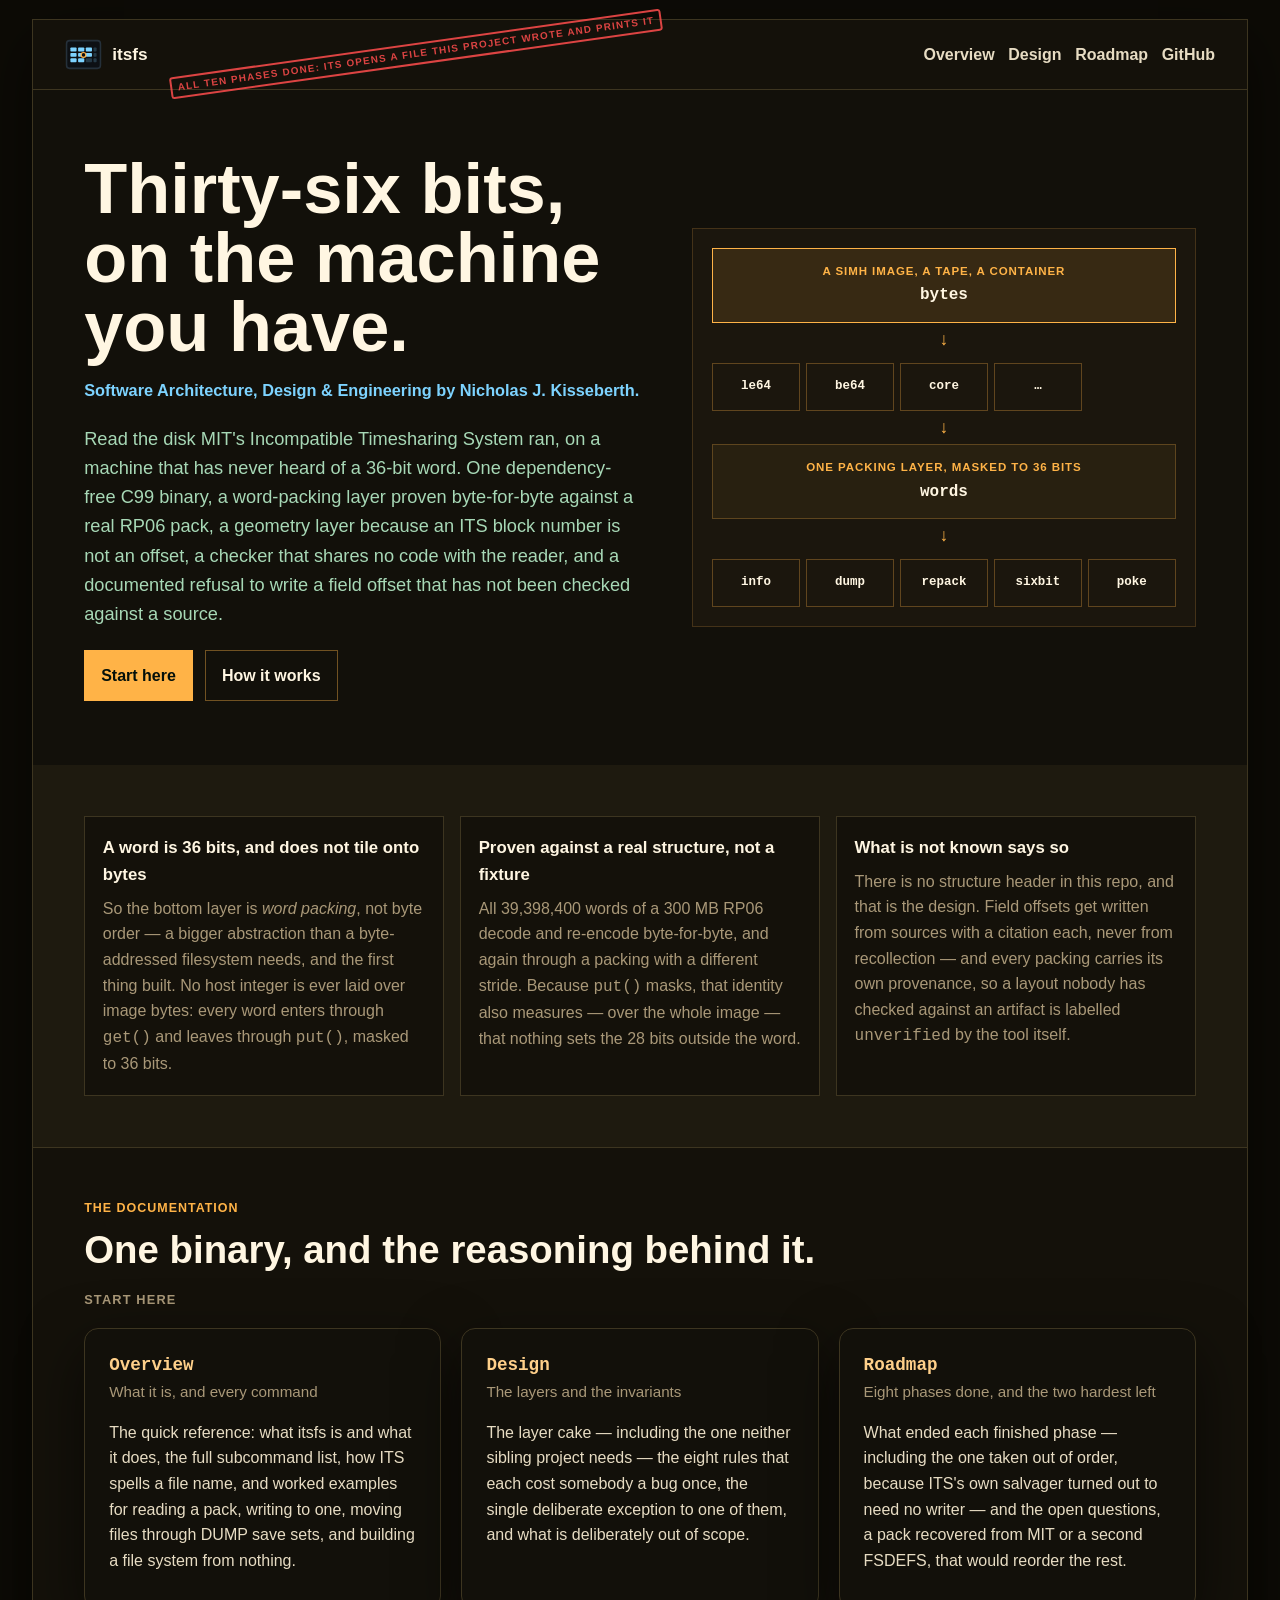
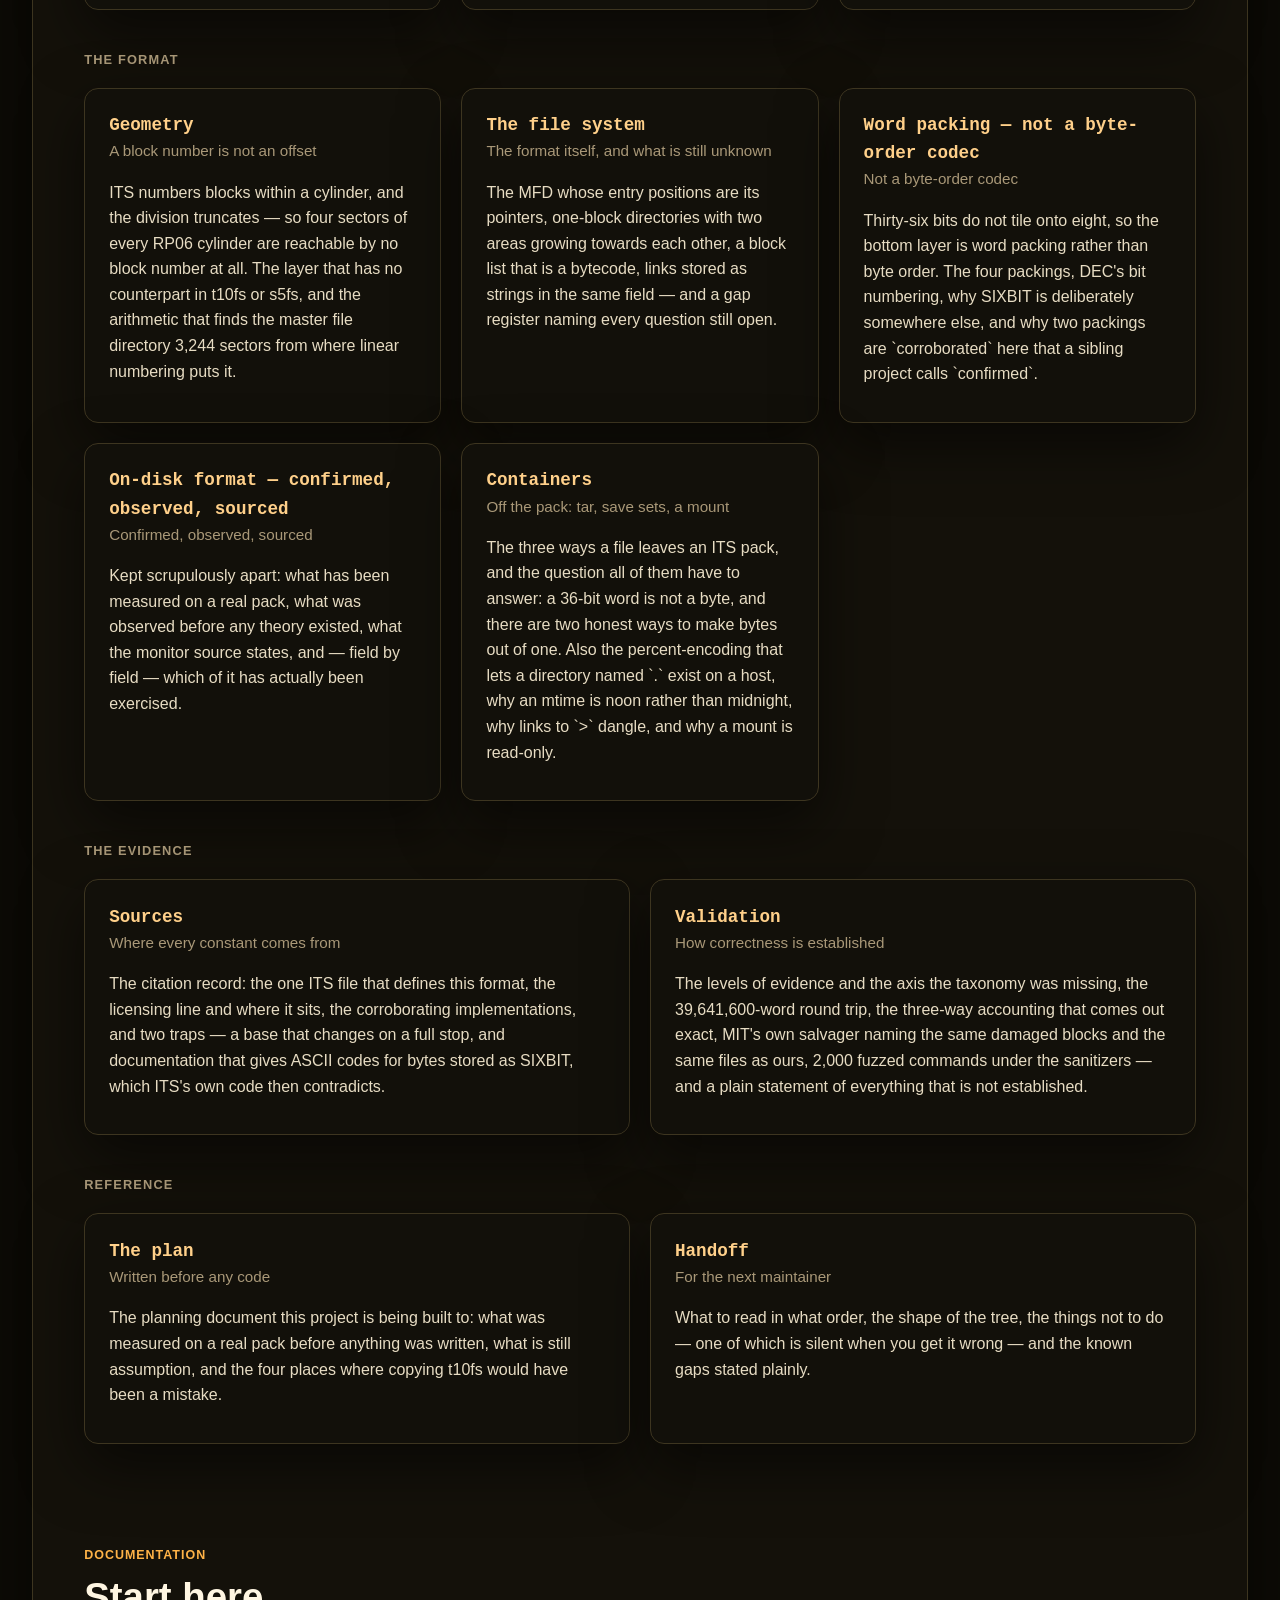
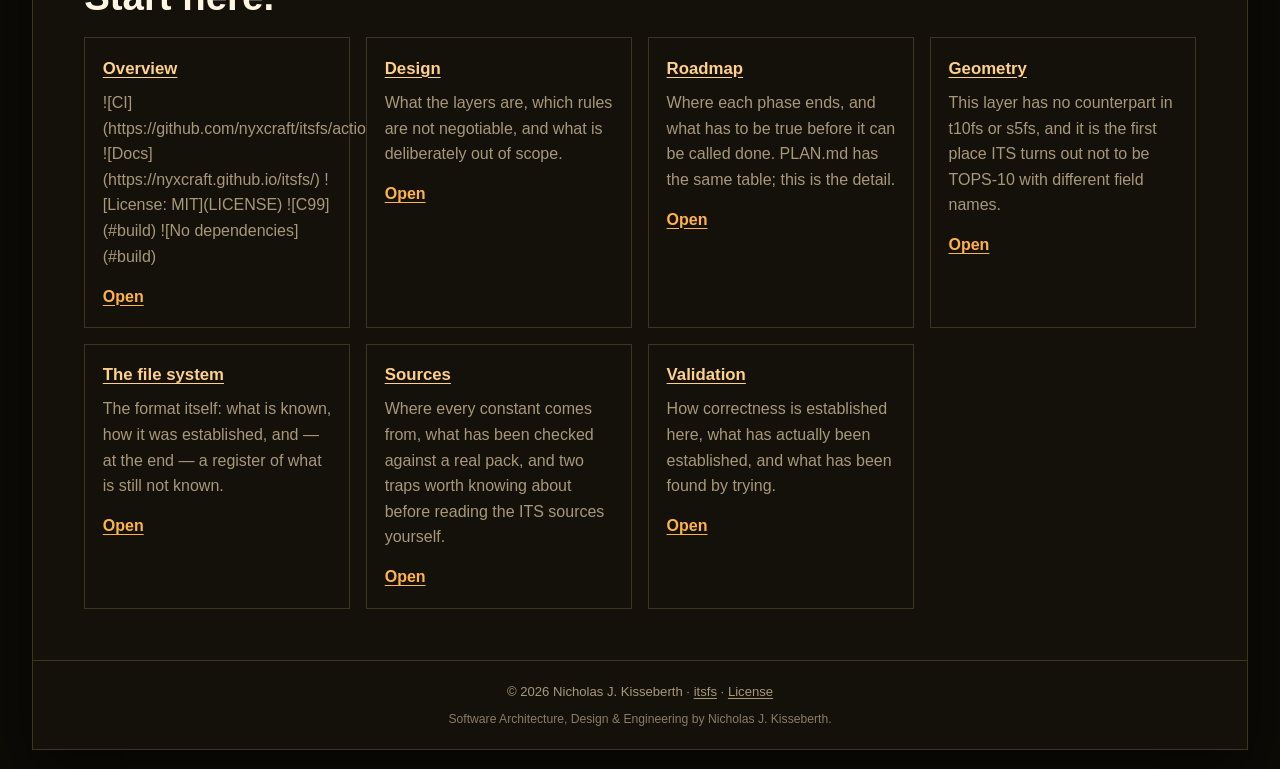
<file: gh-pages/public/index.html>
<!doctype html>
<html lang="en">
<head>
  <meta charset="utf-8">
  <meta name="viewport" content="width=device-width, initial-scale=1">
  <title>itsfs | Tools for the TOPS-10 disk file structure</title>
  <meta name="description" content="Read the disk MIT&#x27;s Incompatible Timesharing System ran, on a machine that has never heard of a 36-bit word. One dependency-free C99 binary, a word-packing layer proven byte-for-byte against a real RP06 pack, a geometry layer because an ITS block number is not an offset, a checker that shares no code with the reader, and a documented refusal to write a field offset that has not been checked against a source.">
  <link rel="stylesheet" href="assets/site.css">
</head>
<body class="site-home">
  <a class="skip-link" href="#main-content">Skip to main content</a>
  <div class="page-shell">
    <header class="site-header">
      <a class="brand" href="index.html">
        <img class="brand__icon" src="assets/logo-itsfs.svg" alt="" aria-hidden="true">
        <span class="brand__name">itsfs</span><span class="brand__badge">all ten phases done: ITS opens a file this project wrote and prints it</span>
      </a>
      <nav class="top-nav" aria-label="Primary">
        <a href="overview/index.html">Overview</a>
        <a href="design/index.html">Design</a>
        <a href="roadmap/index.html">Roadmap</a>
        <a href="https://github.com/nyxcraft/itsfs">GitHub</a>
      </nav>
    </header>

    <main id="main-content" tabindex="-1">
      <section class="hero">
        <div class="hero__copy">
          <h1>Thirty-six bits, on the machine you have.</h1>
          <div class="hero__attr"><p>Software Architecture, Design &amp; Engineering by Nicholas J. Kisseberth.</p></div>
          <p class="hero__lede">Read the disk MIT&#x27;s Incompatible Timesharing System ran, on a machine that has never heard of a 36-bit word. One dependency-free C99 binary, a word-packing layer proven byte-for-byte against a real RP06 pack, a geometry layer because an ITS block number is not an offset, a checker that shares no code with the reader, and a documented refusal to write a field offset that has not been checked against a source.</p>
          <div class="hero__actions">
            <a class="button button--primary" href="overview/index.html">Start here</a>
            <a class="button" href="design/index.html">How it works</a>
          </div>
        </div>
        <div class="hero__visual" role="img" aria-label="A disk image enters as bytes, passes through a pluggable word-packing layer that turns it into 36-bit words, and every tool above that layer sees words rather than bytes. The structure layer above it is not written yet, on purpose.">
          <div class="flow">
            <div class="flow__node flow__node--hub"><span>a SIMH image, a tape, a container</span><strong>bytes</strong></div>
            <div class="flow__arrow" aria-hidden="true">↓</div>
            <div class="flow__fan">
              <span>le64</span><span>be64</span><span>core</span><span>…</span>
            </div>
            <div class="flow__arrow" aria-hidden="true">↓</div>
            <div class="flow__node"><span>one packing layer, masked to 36 bits</span><strong>words</strong></div>
            <div class="flow__arrow" aria-hidden="true">↓</div>
            <div class="flow__fan">
              <span>info</span><span>dump</span><span>repack</span><span>sixbit</span><span>poke</span>
            </div>
          </div>
        </div>
      </section>

      <section class="feature-strip" aria-label="Core ideas">
        <article>
          <h2>A word is 36 bits, and does not tile onto bytes</h2>
          <p>So the bottom layer is <em>word packing</em>, not byte order — a bigger abstraction than a byte-addressed filesystem needs, and the first thing built. No host integer is ever laid over image bytes: every word enters through <code>get()</code> and leaves through <code>put()</code>, masked to 36 bits.</p>
        </article>
        <article>
          <h2>Proven against a real structure, not a fixture</h2>
          <p>All 39,398,400 words of a 300 MB RP06 decode and re-encode byte-for-byte, and again through a packing with a different stride. Because <code>put()</code> masks, that identity also measures — over the whole image — that nothing sets the 28 bits outside the word.</p>
        </article>
        <article>
          <h2>What is not known says so</h2>
          <p>There is no structure header in this repo, and that is the design. Field offsets get written from sources with a citation each, never from recollection — and every packing carries its own provenance, so a layout nobody has checked against an artifact is labelled <code>unverified</code> by the tool itself.</p>
        </article>
      </section>

      <section class="docs-panel">
        <div class="section-heading">
          <p class="eyebrow">The documentation</p>
          <h2>One binary, and the reasoning behind it.</h2>
        </div>
        <div class="tool-catalog">
      <section class="tool-group">
        <h3 class="tool-group__title">Start here</h3>
        <div class="tool-grid">
          <article class="tool-card">
            <h4><a href="overview/index.html">Overview</a></h4>
            <p class="tool-card__tagline">What it is, and every command</p>
            <p>The quick reference: what itsfs is and what it does, the full subcommand list, how ITS spells a file name, and worked examples for reading a pack, writing to one, moving files through DUMP save sets, and building a file system from nothing.</p>
          </article>
          <article class="tool-card">
            <h4><a href="design/index.html">Design</a></h4>
            <p class="tool-card__tagline">The layers and the invariants</p>
            <p>The layer cake — including the one neither sibling project needs — the eight rules that each cost somebody a bug once, the single deliberate exception to one of them, and what is deliberately out of scope.</p>
          </article>
          <article class="tool-card">
            <h4><a href="roadmap/index.html">Roadmap</a></h4>
            <p class="tool-card__tagline">Eight phases done, and the two hardest left</p>
            <p>What ended each finished phase — including the one taken out of order, because ITS&#x27;s own salvager turned out to need no writer — and the open questions, a pack recovered from MIT or a second FSDEFS, that would reorder the rest.</p>
          </article>
        </div>
      </section>
      <section class="tool-group">
        <h3 class="tool-group__title">The format</h3>
        <div class="tool-grid">
          <article class="tool-card">
            <h4><a href="geometry/index.html">Geometry</a></h4>
            <p class="tool-card__tagline">A block number is not an offset</p>
            <p>ITS numbers blocks within a cylinder, and the division truncates — so four sectors of every RP06 cylinder are reachable by no block number at all. The layer that has no counterpart in t10fs or s5fs, and the arithmetic that finds the master file directory 3,244 sectors from where linear numbering puts it.</p>
          </article>
          <article class="tool-card">
            <h4><a href="filesystem/index.html">The file system</a></h4>
            <p class="tool-card__tagline">The format itself, and what is still unknown</p>
            <p>The MFD whose entry positions are its pointers, one-block directories with two areas growing towards each other, a block list that is a bytecode, links stored as strings in the same field — and a gap register naming every question still open.</p>
          </article>
          <article class="tool-card">
            <h4><a href="word-packing/index.html">Word packing — not a byte-order codec</a></h4>
            <p class="tool-card__tagline">Not a byte-order codec</p>
            <p>Thirty-six bits do not tile onto eight, so the bottom layer is word packing rather than byte order. The four packings, DEC&#x27;s bit numbering, why SIXBIT is deliberately somewhere else, and why two packings are `corroborated` here that a sibling project calls `confirmed`.</p>
          </article>
          <article class="tool-card">
            <h4><a href="on-disk-format/index.html">On-disk format — confirmed, observed, sourced</a></h4>
            <p class="tool-card__tagline">Confirmed, observed, sourced</p>
            <p>Kept scrupulously apart: what has been measured on a real pack, what was observed before any theory existed, what the monitor source states, and — field by field — which of it has actually been exercised.</p>
          </article>
          <article class="tool-card">
            <h4><a href="containers/index.html">Containers</a></h4>
            <p class="tool-card__tagline">Off the pack: tar, save sets, a mount</p>
            <p>The three ways a file leaves an ITS pack, and the question all of them have to answer: a 36-bit word is not a byte, and there are two honest ways to make bytes out of one. Also the percent-encoding that lets a directory named `.` exist on a host, why an mtime is noon rather than midnight, why links to `&gt;` dangle, and why a mount is read-only.</p>
          </article>
        </div>
      </section>
      <section class="tool-group">
        <h3 class="tool-group__title">The evidence</h3>
        <div class="tool-grid">
          <article class="tool-card">
            <h4><a href="sources/index.html">Sources</a></h4>
            <p class="tool-card__tagline">Where every constant comes from</p>
            <p>The citation record: the one ITS file that defines this format, the licensing line and where it sits, the corroborating implementations, and two traps — a base that changes on a full stop, and documentation that gives ASCII codes for bytes stored as SIXBIT, which ITS&#x27;s own code then contradicts.</p>
          </article>
          <article class="tool-card">
            <h4><a href="validation/index.html">Validation</a></h4>
            <p class="tool-card__tagline">How correctness is established</p>
            <p>The levels of evidence and the axis the taxonomy was missing, the 39,641,600-word round trip, the three-way accounting that comes out exact, MIT&#x27;s own salvager naming the same damaged blocks and the same files as ours, 2,000 fuzzed commands under the sanitizers — and a plain statement of everything that is not established.</p>
          </article>
        </div>
      </section>
      <section class="tool-group">
        <h3 class="tool-group__title">Reference</h3>
        <div class="tool-grid">
          <article class="tool-card">
            <h4><a href="plan/index.html">The plan</a></h4>
            <p class="tool-card__tagline">Written before any code</p>
            <p>The planning document this project is being built to: what was measured on a real pack before anything was written, what is still assumption, and the four places where copying t10fs would have been a mistake.</p>
          </article>
          <article class="tool-card">
            <h4><a href="handoff/index.html">Handoff</a></h4>
            <p class="tool-card__tagline">For the next maintainer</p>
            <p>What to read in what order, the shape of the tree, the things not to do — one of which is silent when you get it wrong — and the known gaps stated plainly.</p>
          </article>
        </div>
      </section>
        </div>
      </section>

      <section class="docs-panel">
        <div class="section-heading">
          <p class="eyebrow">Documentation</p>
          <h2>Start here.</h2>
        </div>
        <div class="doc-grid">
<article class="doc-card">
  <h3><a href="overview/index.html">Overview</a></h3>
  <p>![CI](https://github.com/nyxcraft/itsfs/actions/workflows/ci.yml) ![Docs](https://nyxcraft.github.io/itsfs/) ![License: MIT](LICENSE) ![C99](#build) ![No dependencies](#build)</p>
  <a class="doc-card__link" href="overview/index.html">Open</a>
</article>
<article class="doc-card">
  <h3><a href="design/index.html">Design</a></h3>
  <p>What the layers are, which rules are not negotiable, and what is deliberately out of scope.</p>
  <a class="doc-card__link" href="design/index.html">Open</a>
</article>
<article class="doc-card">
  <h3><a href="roadmap/index.html">Roadmap</a></h3>
  <p>Where each phase ends, and what has to be true before it can be called done. PLAN.md has the same table; this is the detail.</p>
  <a class="doc-card__link" href="roadmap/index.html">Open</a>
</article>
<article class="doc-card">
  <h3><a href="geometry/index.html">Geometry</a></h3>
  <p>This layer has no counterpart in t10fs or s5fs, and it is the first place ITS turns out not to be TOPS-10 with different field names.</p>
  <a class="doc-card__link" href="geometry/index.html">Open</a>
</article>
<article class="doc-card">
  <h3><a href="filesystem/index.html">The file system</a></h3>
  <p>The format itself: what is known, how it was established, and — at the end — a register of what is still not known.</p>
  <a class="doc-card__link" href="filesystem/index.html">Open</a>
</article>
<article class="doc-card">
  <h3><a href="sources/index.html">Sources</a></h3>
  <p>Where every constant comes from, what has been checked against a real pack, and two traps worth knowing about before reading the ITS sources yourself.</p>
  <a class="doc-card__link" href="sources/index.html">Open</a>
</article>
<article class="doc-card">
  <h3><a href="validation/index.html">Validation</a></h3>
  <p>How correctness is established here, what has actually been established, and what has been found by trying.</p>
  <a class="doc-card__link" href="validation/index.html">Open</a>
</article>
        </div>
      </section>
    </main>

    <footer class="site-footer">
      <p>© 2026 Nicholas J. Kisseberth · <a href="index.html">itsfs</a> · <a href="https://github.com/nyxcraft/itsfs">License</a></p>
      <p class="site-footer__attr">Software Architecture, Design &amp; Engineering by Nicholas J. Kisseberth.</p>
    </footer>
  </div>
</body>
</html>
</file>
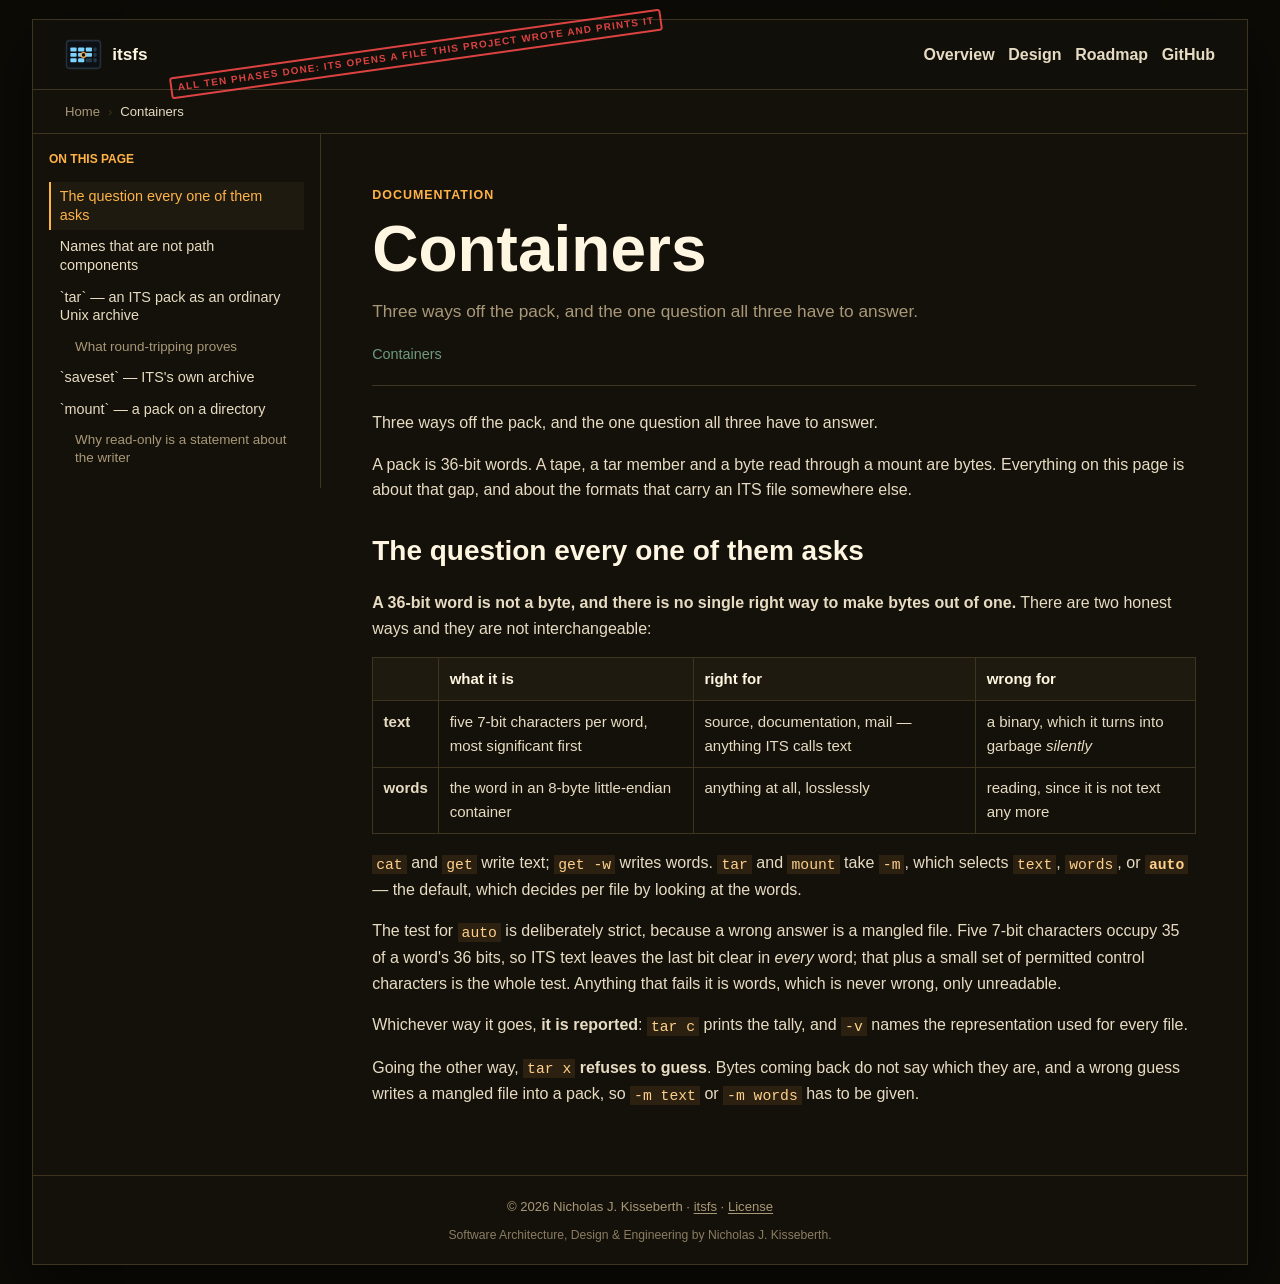
<file: gh-pages/public/containers/index.html>
<!doctype html>
<html lang="en">
<head>
  <meta charset="utf-8">
  <meta name="viewport" content="width=device-width, initial-scale=1">
  <title>Containers | itsfs</title>
  <meta name="description" content="Three ways off the pack, and the one question all three have to answer.">
  <link rel="stylesheet" href="../assets/site.css">
</head>
<body class="site-doc">
  <a class="skip-link" href="#main-content">Skip to main content</a>
  <div class="page-shell">
    <header class="site-header site-header--compact">
      <a class="brand" href="../index.html">
        <img class="brand__icon" src="../assets/logo-itsfs.svg" alt="" aria-hidden="true">
        <span class="brand__name">itsfs</span><span class="brand__badge">all ten phases done: ITS opens a file this project wrote and prints it</span>
      </a>
      <nav class="top-nav" aria-label="Primary">
        <a href="../overview/index.html">Overview</a>
        <a href="../design/index.html">Design</a>
        <a href="../roadmap/index.html">Roadmap</a>
        <a href="https://github.com/nyxcraft/itsfs">GitHub</a>
      </nav>
    </header>

    <nav class="breadcrumbs" aria-label="Breadcrumb">
      <a href="../index.html">Home</a>
      <span class="breadcrumbs__sep" aria-hidden="true">›</span>
      <span aria-current="page">Containers</span>
    </nav>

    <main id="main-content" class="docs-layout" tabindex="-1">
      <aside class="docs-sidebar">
        <p class="docs-sidebar__eyebrow">On this page</p>
        <nav class="section-nav" aria-label="On this page">
<ul class="section-nav__list">
<li><a class="section-nav__link section-nav__link--l2" href="#the-question-every-one-of-them-asks">The question every one of them asks</a></li>
<li><a class="section-nav__link section-nav__link--l2" href="#names-that-are-not-path-components">Names that are not path components</a></li>
<li><a class="section-nav__link section-nav__link--l2" href="#tar--an-its-pack-as-an-ordinary-unix-archive">`tar` — an ITS pack as an ordinary Unix archive</a></li>
<li><a class="section-nav__link section-nav__link--l3" href="#what-round-tripping-proves">What round-tripping proves</a></li>
<li><a class="section-nav__link section-nav__link--l2" href="#saveset--itss-own-archive">`saveset` — ITS&#x27;s own archive</a></li>
<li><a class="section-nav__link section-nav__link--l2" href="#mount--a-pack-on-a-directory">`mount` — a pack on a directory</a></li>
<li><a class="section-nav__link section-nav__link--l3" href="#why-read-only-is-a-statement-about-the-writer">Why read-only is a statement about the writer</a></li>
</ul>
        </nav>
      </aside>

      <article class="docs-article">
        <header class="docs-article__header">
          <p class="eyebrow">Documentation</p>
          <h1>Containers</h1>
          <p class="docs-article__summary">Three ways off the pack, and the one question all three have to answer.</p>
          <p class="docs-article__source">Containers</p>
        </header>
        <div class="prose">
<p>Three ways off the pack, and the one question all three have to answer.</p>
<p>A pack is 36-bit words. A tape, a tar member and a byte read through a mount are
bytes. Everything on this page is about that gap, and about the formats that
carry an ITS file somewhere else.</p>
<h2 id="the-question-every-one-of-them-asks">The question every one of them asks</h2>
<p><strong>A 36-bit word is not a byte, and there is no single right way to make bytes out
of one.</strong> There are two honest ways and they are not interchangeable:</p>
<table>
<thead>
<tr>
<th></th>
<th>what it is</th>
<th>right for</th>
<th>wrong for</th>
</tr>
</thead>
<tbody>
<tr>
<td><strong>text</strong></td>
<td>five 7-bit characters per word, most significant first</td>
<td>source, documentation, mail — anything ITS calls text</td>
<td>a binary, which it turns into garbage <em>silently</em></td>
</tr>
<tr>
<td><strong>words</strong></td>
<td>the word in an 8-byte little-endian container</td>
<td>anything at all, losslessly</td>
<td>reading, since it is not text any more</td>
</tr>
</tbody>
</table>
<p><code>cat</code> and <code>get</code> write text; <code>get -w</code> writes words. <code>tar</code> and <code>mount</code> take <code>-m</code>,
which selects <code>text</code>, <code>words</code>, or <strong><code>auto</code></strong> — the default, which decides per
file by looking at the words.</p>
<p>The test for <code>auto</code> is deliberately strict, because a wrong answer is a mangled
file. Five 7-bit characters occupy 35 of a word's 36 bits, so ITS text leaves the
last bit clear in <em>every</em> word; that plus a small set of permitted control
characters is the whole test. Anything that fails it is words, which is never
wrong, only unreadable.</p>
<p>Whichever way it goes, <strong>it is reported</strong>: <code>tar c</code> prints the tally, and <code>-v</code>
names the representation used for every file.</p>
<p>Going the other way, <code>tar x</code> <strong>refuses to guess</strong>. Bytes coming back do not say
which they are, and a wrong guess writes a mangled file into a pack, so <code>-m text</code>
or <code>-m words</code> has to be given.</p>
<h2 id="names-that-are-not-path-components">Names that are not path components</h2>
<p>SIXBIT runs from 040 to 0137, which includes <code>/</code>, <code>.</code>, <code>%</code> and the space. The
reference pack uses three of the four, and one of them matters more than the
others: <strong>there is a directory on it whose name is <code>.</code></strong>, holding <code>@ ITS</code>,
<code>@ DDT</code> and <code>@ NSALV</code> — which is to say the monitor itself. A bare <code>.</code> is not a
name a tar member or a mount path can have.</p>
<p>So <code>tar</code> and <code>mount</code> share one percent-encoding, in <code>util.c</code>:</p>
<table>
<thead>
<tr>
<th>in an ITS name</th>
<th>becomes</th>
<th>why</th>
</tr>
</thead>
<tbody>
<tr>
<td><code>%</code></td>
<td><code>%25</code></td>
<td>always, or the encoding would not be reversible — ten names on the pack contain one</td>
</tr>
<tr>
<td><code>/</code></td>
<td><code>%2F</code></td>
<td>it is the path separator</td>
</tr>
<tr>
<td>space</td>
<td><code>%20</code></td>
<td>it separates <code>FN1</code> from <code>FN2</code> here</td>
</tr>
<tr>
<td><code>.</code> or <code>..</code></td>
<td><code>%2E</code>, <code>%2E%2E</code></td>
<td>only when it is the <em>whole</em> component</td>
</tr>
</tbody>
</table>
<p>Nothing else is touched, so an ordinary name is itself: <code>KSHACK/BUILD DOC</code> reads
as it should, and the directory named <code>.</code> appears as <code>%2E</code>.</p>
<h2 id="tar--an-its-pack-as-an-ordinary-unix-archive"><code>tar</code> — an ITS pack as an ordinary Unix archive</h2>
<p>USTAR (POSIX.1-1988): a 512-byte header, 512-byte blocks, two zero blocks at the
end. No GNU or pax extensions are needed, because an ITS path is at most
<code>DIR/FN1 FN2</code> — twenty characters against a 100-character name field — so what
comes out is readable by every tar there is.</p>
<ul>
<li>ITS's <code>DIR;FN1 FN2</code> is tar's <code>DIR/FN1 FN2</code>, with a real directory member per
ITS directory.</li>
<li>An ITS <strong>link becomes a relative symlink</strong>, <code>../DIR/FN1 FN2</code>.</li>
<li>Archiving a whole directory writes a directory member for it; archiving <em>files</em>
by name writes only those, as tar does — and <code>tar x</code> creates a directory it
does not find, also as tar does.</li>
<li><code>tar x</code> restores files, directories <strong>and links</strong>, so a pack round-trips whole.
A tar <em>hard</em> link is refused: ITS has no such thing, an entry names blocks or
it names another entry.</li>
</ul>
<p><strong>A host tree in is the same operation as an archive in.</strong> <code>tar x</code> accepts any ustar
archive whose members are <code>DIR/FN1 FN2</code>, so the system tar pointed at a directory
builds a pack — <code>tar cf - KSHACK | itsfs tar x -m text - new.dsk</code> — and no separate
<code>mktree</code> is needed. The pipe form is worth stating because it is the form that was
broken: stepping over a member's data was one <code>fseeko</code>, which is correct on a file and
impossible on a pipe, so piping failed at the first member while the file form had
worked all along. It reads and discards now.</p>
<p><strong>Dates.</strong> An ITS date is a <em>day</em> — <code>UNDATE</code> holds year, month and day, and the
time beside it is in a unit this project has not established. So an mtime here is
<strong>noon UTC</strong> on the day the disk records. Not midnight: an mtime is an instant and
every reader prints it in its own zone, so midnight on the 30th is the 29th to
anybody west of Greenwich, and the date would change silently by extraction. Noon
puts UTC-12 through UTC+11 on the day ITS actually wrote. A date before 1970
becomes the epoch, because a ustar mtime is octal and cannot be negative — the
reference pack has files dated 1969, and writing one as unsigned produced the
year 2241 until <code>tar xf</code> said so.</p>
<p><strong>Links to <code>&gt;</code> dangle</strong>, and that is the honest answer rather than a defect. <code>&gt;</code>
is ITS's &quot;the highest version there is&quot;, resolved when a file is opened; 88 of
the pack's 399 links point at one, and more chain to one through another link. A
symlink is a fixed string, so there is nothing to point it at. The symlink still
carries exactly what the disk records, so <code>readlink</code> shows the target ITS wrote.</p>
<h3 id="what-round-tripping-proves">What round-tripping proves</h3>
<p>The reference pack's <strong>6,303 entries</strong> — 5,657 files, 399 links, 247 directories
— out to a tar archive and back into an empty file system built by <code>mkfs</code>, with:</p>
<ul>
<li>identical manifests, entry for entry: type, length and checksum</li>
<li>identical block accounting: 30,940 in use, 6,719 free, 505 locked out</li>
<li>the same 7 links unresolved</li>
<li><code>check</code> finding no problems in the result</li>
</ul>
<h2 id="saveset--itss-own-archive"><code>saveset</code> — ITS's own archive</h2>
<p>A <code>DUMP</code> save set is what ITS itself writes to tape, and <code>tape</code> is the SIMH <code>.tap</code>
record framing under it. They are separate commands because they are separate
formats, and because most ITS tapes are not save sets at all.</p>
<p>This is the format to use when the other end is <strong>ITS</strong>: <code>make itsdump</code> compares
a tape <code>save</code> wrote against one ITS's own DUMP wrote, byte for byte, and <code>make itsload</code> has ITS's own LOAD read one back — the only level-1 evidence in the
project. See <a href="../validation/index.html">validation</a>.</p>
<p><code>tar</code> is the format to use when the other end is <code>tar xf</code> and a text editor.</p>
<h2 id="mount--a-pack-on-a-directory"><code>mount</code> — a pack on a directory</h2>
<p>Read-only, and built only with <code>make FUSE=1</code>. libfuse3 is the project's one
optional dependency; everything else is C99 and POSIX, and the file commands do
the same work without a mount.</p>
<pre><code>/                       the master file directory
/KSHACK                 a directory
/KSHACK/BUILD DOC       ITS's KSHACK;BUILD DOC
/%2E/@ ITS              the directory named `.`, and the monitor in it
</code></pre>
<p>Two levels, because ITS has two. An ITS link is a symlink. <code>statfs</code> reports the
allocation table, so <code>df</code> works.</p>
<p><strong><code>stat</code> has to agree with <code>read</code></strong>, which is what makes a mount stricter than an
archive: <code>st_size</code> is the length of the bytes <code>read()</code> will produce, so <code>getattr</code>
decodes the file to measure it. <code>ls -l</code> of a directory therefore costs a decode
per file. It is bounded work on a local image and it is the only way the two can
agree.</p>
<p><strong>Single-threaded</strong>, deliberately: <code>its_image</code> holds a file handle and a buffer
and is not thread-safe, so <code>-s</code> is forced rather than left to the caller.</p>
<h3 id="why-read-only-is-a-statement-about-the-writer">Why read-only is a statement about the writer</h3>
<p>Not about FUSE. An ITS write is <strong>whole-file</strong>: <code>itsw_put</code> takes a complete file
and writes data, then the allocation table, then the descriptor, then the name,
in that order, so that an interruption strands blocks rather than losing a file.
FUSE hands out byte-range writes at arbitrary offsets against a file that already
exists. Bridging the two means holding a whole file in memory and flushing it on
<code>release()</code> — a write-back cache with its own failure modes, in front of a writer
whose first rule is <em>refuse, do not half-do</em>. That is a project rather than a
flag, and it is <a href="../design/index.html">out of scope</a> until it is one.</p>

        </div>
      </article>
    </main>

    <footer class="site-footer">
      <p>© 2026 Nicholas J. Kisseberth · <a href="../index.html">itsfs</a> · <a href="https://github.com/nyxcraft/itsfs">License</a></p>
      <p class="site-footer__attr">Software Architecture, Design &amp; Engineering by Nicholas J. Kisseberth.</p>
    </footer>
  </div>

  <script>
  // Section viewer: split the page into one panel per H2 and show one at a time, driven by the
  // left-rail "On this page" links (and any in-prose # link). Degrades to the full page when
  // JavaScript is off -- the panels are only hidden once .js-sections is set here.
  (function () {
    var prose = document.querySelector('.prose');
    if (!prose) return;
    var navLinks = Array.prototype.slice.call(document.querySelectorAll('.section-nav a[href^="#"]'));

    var kids = Array.prototype.slice.call(prose.childNodes);
    var groups = [], preface = [], cur = null;
    kids.forEach(function (n) {
      if (n.nodeType === 1 && n.tagName === 'H2') { cur = { id: n.id, nodes: [n] }; groups.push(cur); }
      else if (cur) { cur.nodes.push(n); }
      else { preface.push(n); }
    });
    if (!groups.length) return;                 // no H2s -> leave the page as one scroll
    groups[0].nodes = preface.concat(groups[0].nodes);

    prose.innerHTML = '';
    prose.classList.add('js-sections');
    var anchorToSection = {};
    var sections = groups.map(function (g) {
      var s = document.createElement('section');
      s.className = 'doc-section';
      g.nodes.forEach(function (n) { s.appendChild(n); });
      prose.appendChild(s);
      Array.prototype.forEach.call(s.querySelectorAll('[id]'), function (el) { anchorToSection[el.id] = s; });
      if (g.id) anchorToSection[g.id] = s;
      return s;
    });

    function activate(anchor, scroll) {
      var target = anchorToSection[anchor] || sections[0];
      sections.forEach(function (s) { s.classList.toggle('is-active', s === target); });
      navLinks.forEach(function (a) {
        var id = decodeURIComponent(a.getAttribute('href').slice(1));
        a.classList.toggle('is-active', anchorToSection[id] === target);
      });
      if (scroll) {
        var el = (anchor && document.getElementById(anchor)) || target;
        if (el && el.scrollIntoView) el.scrollIntoView({ block: 'start', behavior: 'smooth' });
      }
    }
    function fromHash(scroll) { activate(decodeURIComponent((location.hash || '').slice(1)), scroll); }

    document.addEventListener('click', function (e) {
      var a = e.target && e.target.closest ? e.target.closest('a[href^="#"]') : null;
      if (!a) return;
      var id = decodeURIComponent(a.getAttribute('href').slice(1));
      if (anchorToSection[id]) activate(id, true);
    });
    window.addEventListener('hashchange', function () { fromHash(true); });
    fromHash(false);
  })();
  </script>
</body>
</html>
</file>
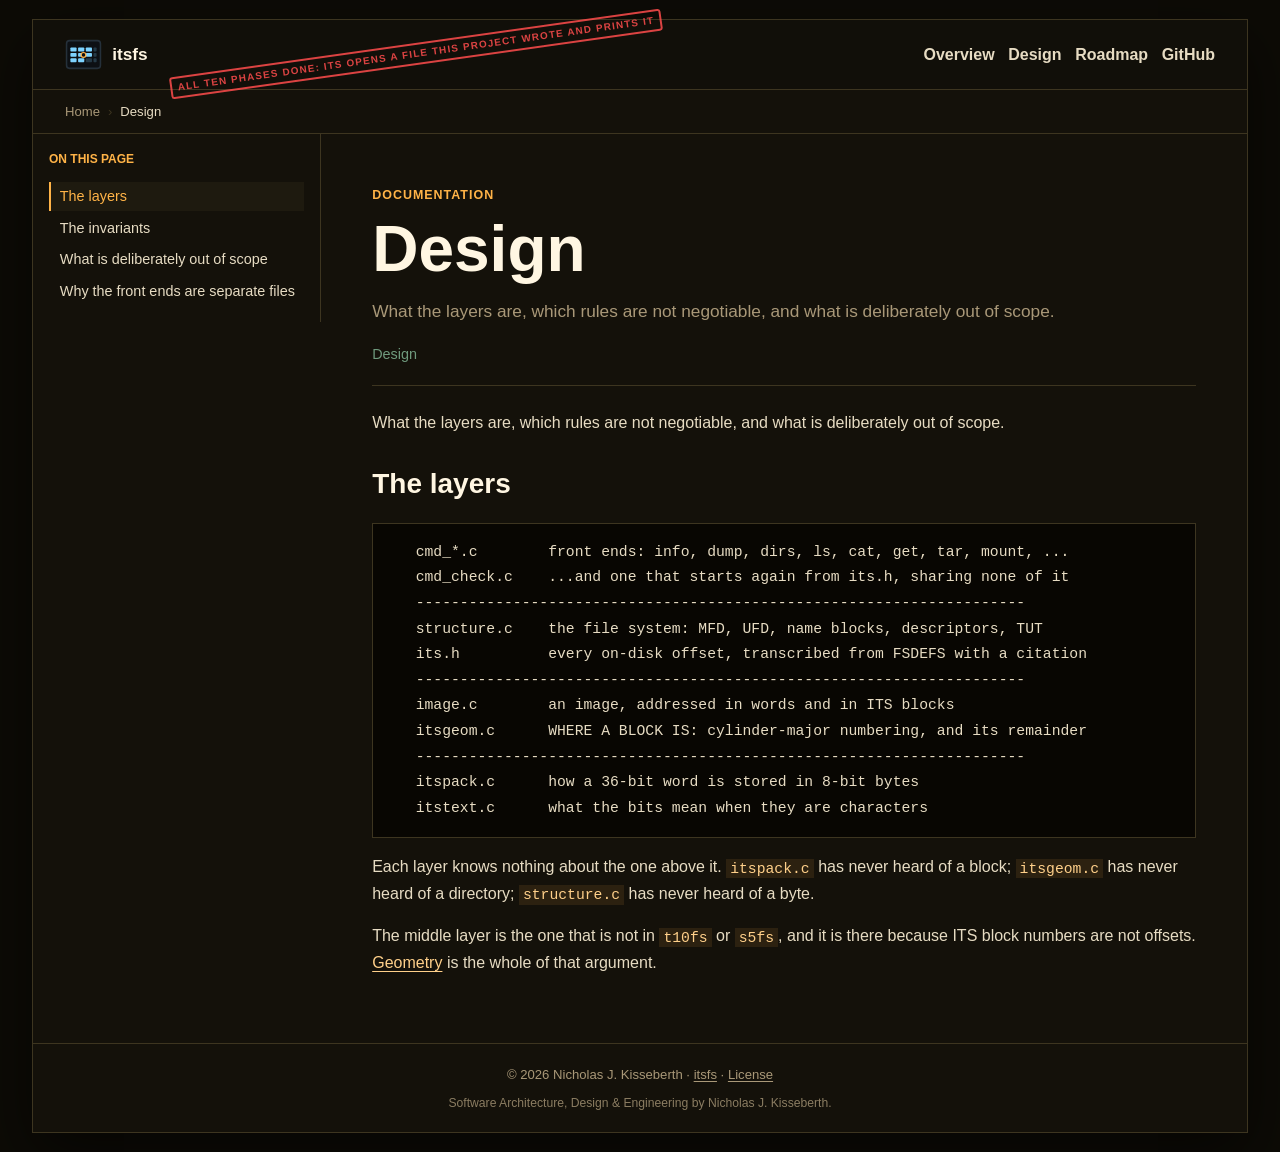
<file: gh-pages/public/design/index.html>
<!doctype html>
<html lang="en">
<head>
  <meta charset="utf-8">
  <meta name="viewport" content="width=device-width, initial-scale=1">
  <title>Design | itsfs</title>
  <meta name="description" content="What the layers are, which rules are not negotiable, and what is deliberately out of scope.">
  <link rel="stylesheet" href="../assets/site.css">
</head>
<body class="site-doc">
  <a class="skip-link" href="#main-content">Skip to main content</a>
  <div class="page-shell">
    <header class="site-header site-header--compact">
      <a class="brand" href="../index.html">
        <img class="brand__icon" src="../assets/logo-itsfs.svg" alt="" aria-hidden="true">
        <span class="brand__name">itsfs</span><span class="brand__badge">all ten phases done: ITS opens a file this project wrote and prints it</span>
      </a>
      <nav class="top-nav" aria-label="Primary">
        <a href="../overview/index.html">Overview</a>
        <a href="index.html">Design</a>
        <a href="../roadmap/index.html">Roadmap</a>
        <a href="https://github.com/nyxcraft/itsfs">GitHub</a>
      </nav>
    </header>

    <nav class="breadcrumbs" aria-label="Breadcrumb">
      <a href="../index.html">Home</a>
      <span class="breadcrumbs__sep" aria-hidden="true">›</span>
      <span aria-current="page">Design</span>
    </nav>

    <main id="main-content" class="docs-layout" tabindex="-1">
      <aside class="docs-sidebar">
        <p class="docs-sidebar__eyebrow">On this page</p>
        <nav class="section-nav" aria-label="On this page">
<ul class="section-nav__list">
<li><a class="section-nav__link section-nav__link--l2" href="#the-layers">The layers</a></li>
<li><a class="section-nav__link section-nav__link--l2" href="#the-invariants">The invariants</a></li>
<li><a class="section-nav__link section-nav__link--l2" href="#what-is-deliberately-out-of-scope">What is deliberately out of scope</a></li>
<li><a class="section-nav__link section-nav__link--l2" href="#why-the-front-ends-are-separate-files">Why the front ends are separate files</a></li>
</ul>
        </nav>
      </aside>

      <article class="docs-article">
        <header class="docs-article__header">
          <p class="eyebrow">Documentation</p>
          <h1>Design</h1>
          <p class="docs-article__summary">What the layers are, which rules are not negotiable, and what is deliberately out of scope.</p>
          <p class="docs-article__source">Design</p>
        </header>
        <div class="prose">
<p>What the layers are, which rules are not negotiable, and what is deliberately
out of scope.</p>
<h2 id="the-layers">The layers</h2>
<pre><code>   cmd_*.c        front ends: info, dump, dirs, ls, cat, get, tar, mount, ...
   cmd_check.c    ...and one that starts again from its.h, sharing none of it
   ---------------------------------------------------------------------
   structure.c    the file system: MFD, UFD, name blocks, descriptors, TUT
   its.h          every on-disk offset, transcribed from FSDEFS with a citation
   ---------------------------------------------------------------------
   image.c        an image, addressed in words and in ITS blocks
   itsgeom.c      WHERE A BLOCK IS: cylinder-major numbering, and its remainder
   ---------------------------------------------------------------------
   itspack.c      how a 36-bit word is stored in 8-bit bytes
   itstext.c      what the bits mean when they are characters
</code></pre>
<p>Each layer knows nothing about the one above it. <code>itspack.c</code> has never heard of a
block; <code>itsgeom.c</code> has never heard of a directory; <code>structure.c</code> has never heard
of a byte.</p>
<p>The middle layer is the one that is not in <code>t10fs</code> or <code>s5fs</code>, and it is there
because ITS block numbers are not offsets. <a href="../geometry/index.html">Geometry</a> is the whole
of that argument.</p>
<h2 id="the-invariants">The invariants</h2>
<p>Each of these cost somebody a bug once, in this project or in a sibling.</p>
<p><strong>1. Never lay a host integer over image bytes.</strong> Every word enters through
<code>its_pack</code>'s <code>get()</code> and leaves through <code>put()</code>, masked to 36 bits. A <code>uint64_t</code>
carrying a word always has its top 28 bits clear. This is what makes <code>repack</code>
possible and what makes the byte-for-byte round trip mean something.</p>
<p><strong>2. Nothing in <code>its.h</code> is a C struct, and nothing ever will be.</strong> A PDP-10 word
is 36 bits; there is no host type that is one. Every field is fetched by word
index out of a <code>uint64_t[]</code>.</p>
<p><strong>3. One definition of any layout arithmetic.</strong> <code>its_blk_sector()</code> is the only
place a block becomes a sector. <code>ITS_FIELD()</code> is the only place a byte pointer
becomes a value. <code>its_pack_bytes()</code> is the only place a word count becomes a byte
count. <code>s5fs</code> learned this by open-coding a block-map ladder in four readers and
getting it wrong in three.</p>
<p>There is <strong>exactly one exception</strong>, and it is invariant 8 rather than a lapse:
<code>cmd_check.c</code> writes the block-to-sector conversion out again. A second copy
that must agree is the opposite of four copies nobody compares — the whole point
is that the two can differ, and <code>make oracle</code> runs both over the same pack. A
third copy would not be; if this ever becomes a habit rather than a pair, it has
stopped being a check.</p>
<p><strong>4. Bound every value that comes off the disk before using it as an index.</strong>
<code>MDNAMP</code>, <code>UDNAMP</code>, <code>UNDSCP</code>, <code>QFRSTB</code>, <code>QLASTB</code>, every descriptor opcode and
every block number a descriptor produces. All of them are checked at the point
they are read, not at the point they are used, and the fuzzer attacks each.</p>
<p><strong>5. Refuse what the format cannot represent.</strong> A name that is not SIXBIT is an
error, not something to truncate or case-fold. Silent truncation in <code>s5fs</code>
produced two directory entries that looked identical and named different files,
on an image the checker called clean.</p>
<p><strong>6. A refusal names the thing it refused.</strong> <code>no directory named 'NOSUCH' in the MFD</code>, not <code>error 2</code>. Half the test suite asserts on those strings, which is also
what keeps them from rotting.</p>
<p><strong>7. Evidence markers are part of the code.</strong> A packing says whether it is
<code>confirmed</code> or <code>corroborated</code>; a field says <code>[v]</code> or <code>[s]</code>. &quot;We implemented it&quot;
and &quot;we know ITS did it this way&quot; are different claims, and a project that stops
distinguishing them starts quietly inventing a file system.</p>
<p><strong>8. The checker shares no code with the reader.</strong> <code>cmd_check.c</code> includes
neither <code>structure.h</code> nor <code>itsgeom.c</code>'s conversion; it re-derives the geometry,
the directory arithmetic, the descriptor bytecode and the TUT from <code>its.h</code>. A
clean check has to be evidence rather than the reader agreeing with itself, and
it must be POSSIBLE for the two to disagree.</p>
<p>One is held in reserve for code that does not exist yet:</p>
<p><strong>9. Exactly one mutation path.</strong> When there is a writer, it is one file, and
every front end calls it.</p>
<h2 id="what-is-deliberately-out-of-scope">What is deliberately out of scope</h2>
<ul>
<li><strong>Anything that is not ITS.</strong> TOPS-10 is <code>t10fs</code>; TOPS-20 is neither.</li>
<li><strong>A writable mount.</strong> <code>mount</code> is read-only, and that is a statement about the
writer rather than about FUSE. An ITS write is whole-file: <code>itsw_put</code> takes a
complete file and writes data, then the allocation table, then the descriptor,
then the name, so that an interruption strands blocks instead of losing a
file. FUSE hands out byte-range writes at arbitrary offsets. Bridging the two
means a write-back cache in front of a writer whose first rule is &quot;refuse, do
not half-do&quot;, which is a project rather than a flag.</li>
<li><strong>Moving a file between directories.</strong> <code>mv</code> renames in place and refuses a
cross-directory rename. An entry's position in the MFD <em>is</em> its directory, so
moving one means rewriting two directory blocks with the file's blocks
referenced from neither in between. <code>get</code> and <code>put</code> are the way across.</li>
<li><strong>Creating a link.</strong> <code>put</code> writes files. Nothing here writes a link, so <code>tar x</code> reports and skips one rather than turning it into a copy of its target.</li>
<li><strong>Interpreting file contents.</strong> <code>cat</code> writes the seven-bit characters that are
on the disk and translates nothing — not line endings, not control characters.
An extraction tool that quietly changes a file is worse than no extraction
tool. (ITS text uses CRLF; that is the file's, not ours.)</li>
<li><strong>Repairing.</strong> A checker that can also fix things is two programs, and the
second one has to be written after the first is trusted.</li>
</ul>
<h2 id="why-the-front-ends-are-separate-files">Why the front ends are separate files</h2>
<p><code>cmd_dump.c</code> is the tool every other phase is debugged with, and it must keep
working when the structure layer is broken — including when the structure layer
is broken <em>on purpose</em>, which is what the fuzzer does. So it depends on nothing
above <code>image.c</code>, and <code>itsfs dump -s</code> bypasses even the geometry, addressing raw
128-word sectors. When a block does not decode, that is how you find out whether
the block, the geometry or the reader is at fault.</p>

        </div>
      </article>
    </main>

    <footer class="site-footer">
      <p>© 2026 Nicholas J. Kisseberth · <a href="../index.html">itsfs</a> · <a href="https://github.com/nyxcraft/itsfs">License</a></p>
      <p class="site-footer__attr">Software Architecture, Design &amp; Engineering by Nicholas J. Kisseberth.</p>
    </footer>
  </div>

  <script>
  // Section viewer: split the page into one panel per H2 and show one at a time, driven by the
  // left-rail "On this page" links (and any in-prose # link). Degrades to the full page when
  // JavaScript is off -- the panels are only hidden once .js-sections is set here.
  (function () {
    var prose = document.querySelector('.prose');
    if (!prose) return;
    var navLinks = Array.prototype.slice.call(document.querySelectorAll('.section-nav a[href^="#"]'));

    var kids = Array.prototype.slice.call(prose.childNodes);
    var groups = [], preface = [], cur = null;
    kids.forEach(function (n) {
      if (n.nodeType === 1 && n.tagName === 'H2') { cur = { id: n.id, nodes: [n] }; groups.push(cur); }
      else if (cur) { cur.nodes.push(n); }
      else { preface.push(n); }
    });
    if (!groups.length) return;                 // no H2s -> leave the page as one scroll
    groups[0].nodes = preface.concat(groups[0].nodes);

    prose.innerHTML = '';
    prose.classList.add('js-sections');
    var anchorToSection = {};
    var sections = groups.map(function (g) {
      var s = document.createElement('section');
      s.className = 'doc-section';
      g.nodes.forEach(function (n) { s.appendChild(n); });
      prose.appendChild(s);
      Array.prototype.forEach.call(s.querySelectorAll('[id]'), function (el) { anchorToSection[el.id] = s; });
      if (g.id) anchorToSection[g.id] = s;
      return s;
    });

    function activate(anchor, scroll) {
      var target = anchorToSection[anchor] || sections[0];
      sections.forEach(function (s) { s.classList.toggle('is-active', s === target); });
      navLinks.forEach(function (a) {
        var id = decodeURIComponent(a.getAttribute('href').slice(1));
        a.classList.toggle('is-active', anchorToSection[id] === target);
      });
      if (scroll) {
        var el = (anchor && document.getElementById(anchor)) || target;
        if (el && el.scrollIntoView) el.scrollIntoView({ block: 'start', behavior: 'smooth' });
      }
    }
    function fromHash(scroll) { activate(decodeURIComponent((location.hash || '').slice(1)), scroll); }

    document.addEventListener('click', function (e) {
      var a = e.target && e.target.closest ? e.target.closest('a[href^="#"]') : null;
      if (!a) return;
      var id = decodeURIComponent(a.getAttribute('href').slice(1));
      if (anchorToSection[id]) activate(id, true);
    });
    window.addEventListener('hashchange', function () { fromHash(true); });
    fromHash(false);
  })();
  </script>
</body>
</html>
</file>
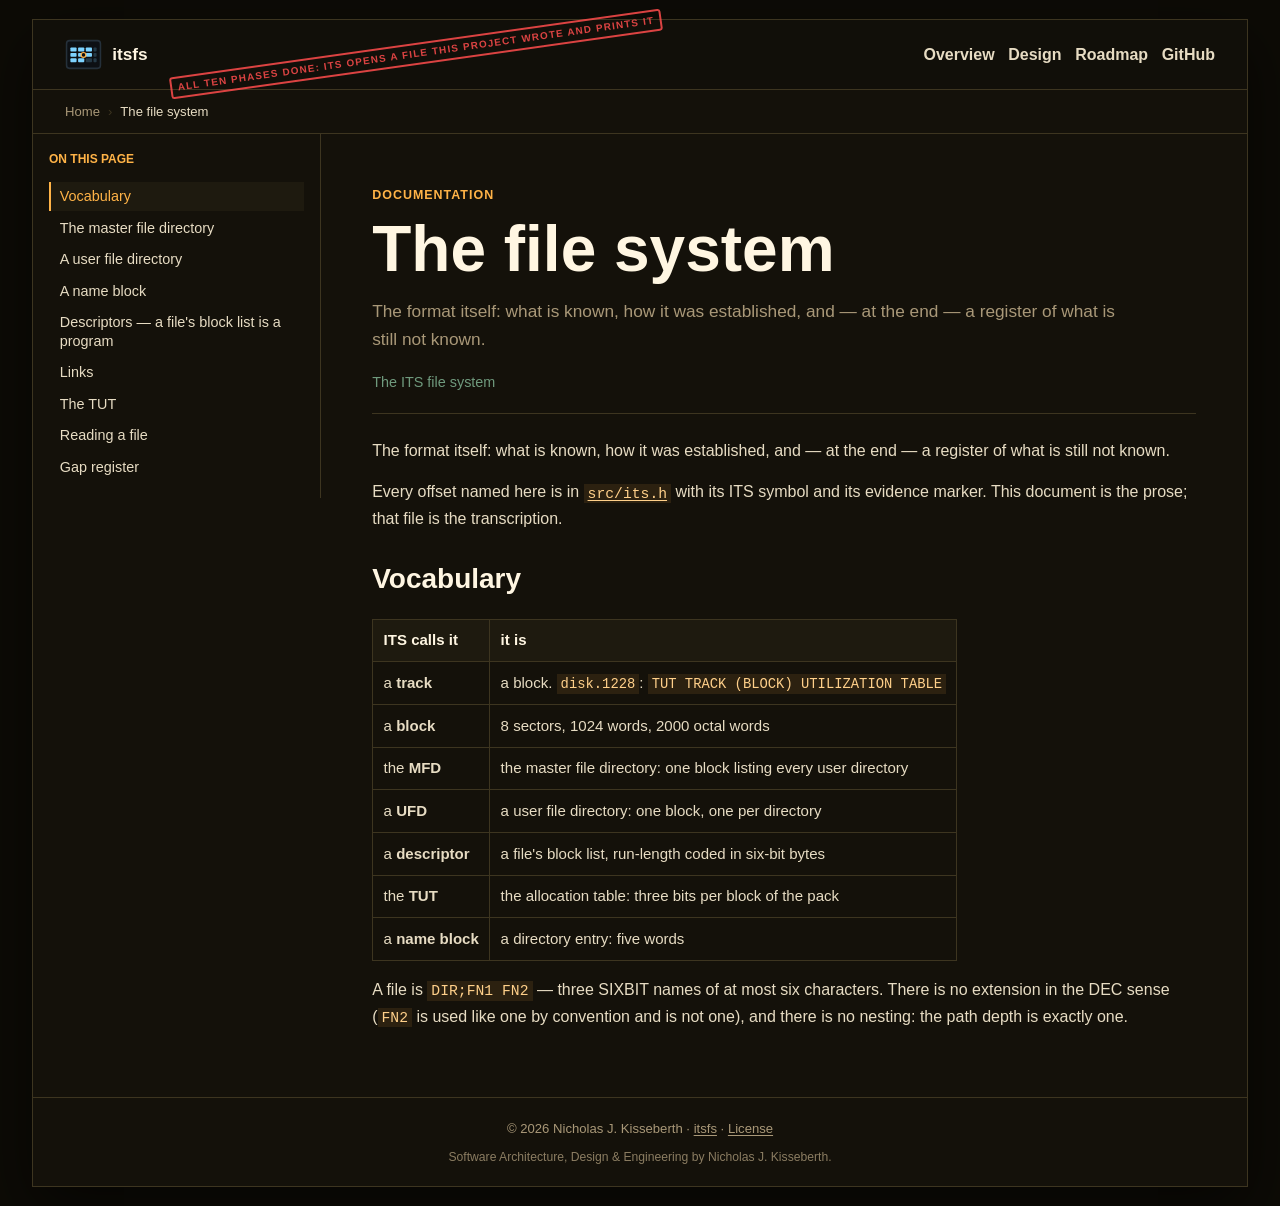
<file: gh-pages/public/filesystem/index.html>
<!doctype html>
<html lang="en">
<head>
  <meta charset="utf-8">
  <meta name="viewport" content="width=device-width, initial-scale=1">
  <title>The file system | itsfs</title>
  <meta name="description" content="The format itself: what is known, how it was established, and — at the end — a register of what is still not known.">
  <link rel="stylesheet" href="../assets/site.css">
</head>
<body class="site-doc">
  <a class="skip-link" href="#main-content">Skip to main content</a>
  <div class="page-shell">
    <header class="site-header site-header--compact">
      <a class="brand" href="../index.html">
        <img class="brand__icon" src="../assets/logo-itsfs.svg" alt="" aria-hidden="true">
        <span class="brand__name">itsfs</span><span class="brand__badge">all ten phases done: ITS opens a file this project wrote and prints it</span>
      </a>
      <nav class="top-nav" aria-label="Primary">
        <a href="../overview/index.html">Overview</a>
        <a href="../design/index.html">Design</a>
        <a href="../roadmap/index.html">Roadmap</a>
        <a href="https://github.com/nyxcraft/itsfs">GitHub</a>
      </nav>
    </header>

    <nav class="breadcrumbs" aria-label="Breadcrumb">
      <a href="../index.html">Home</a>
      <span class="breadcrumbs__sep" aria-hidden="true">›</span>
      <span aria-current="page">The file system</span>
    </nav>

    <main id="main-content" class="docs-layout" tabindex="-1">
      <aside class="docs-sidebar">
        <p class="docs-sidebar__eyebrow">On this page</p>
        <nav class="section-nav" aria-label="On this page">
<ul class="section-nav__list">
<li><a class="section-nav__link section-nav__link--l2" href="#vocabulary">Vocabulary</a></li>
<li><a class="section-nav__link section-nav__link--l2" href="#the-master-file-directory">The master file directory</a></li>
<li><a class="section-nav__link section-nav__link--l2" href="#a-user-file-directory">A user file directory</a></li>
<li><a class="section-nav__link section-nav__link--l2" href="#a-name-block">A name block</a></li>
<li><a class="section-nav__link section-nav__link--l2" href="#descriptors--a-files-block-list-is-a-program">Descriptors — a file&#x27;s block list is a program</a></li>
<li><a class="section-nav__link section-nav__link--l2" href="#links">Links</a></li>
<li><a class="section-nav__link section-nav__link--l2" href="#the-tut">The TUT</a></li>
<li><a class="section-nav__link section-nav__link--l2" href="#reading-a-file">Reading a file</a></li>
<li><a class="section-nav__link section-nav__link--l2" href="#gap-register">Gap register</a></li>
</ul>
        </nav>
      </aside>

      <article class="docs-article">
        <header class="docs-article__header">
          <p class="eyebrow">Documentation</p>
          <h1>The file system</h1>
          <p class="docs-article__summary">The format itself: what is known, how it was established, and — at the end — a register of what is still not known.</p>
          <p class="docs-article__source">The ITS file system</p>
        </header>
        <div class="prose">
<p>The format itself: what is known, how it was established, and — at the end — a
register of what is still not known.</p>
<p>Every offset named here is in <a href="https://github.com/nyxcraft/itsfs/blob/main/src/its.h"><code>src/its.h</code></a> with its ITS symbol and
its evidence marker. This document is the prose; that file is the transcription.</p>
<h2 id="vocabulary">Vocabulary</h2>
<table>
<thead>
<tr>
<th>ITS calls it</th>
<th>it is</th>
</tr>
</thead>
<tbody>
<tr>
<td>a <strong>track</strong></td>
<td>a block. <code>disk.1228</code>: <code>TUT   TRACK (BLOCK) UTILIZATION TABLE</code></td>
</tr>
<tr>
<td>a <strong>block</strong></td>
<td>8 sectors, 1024 words, 2000 octal words</td>
</tr>
<tr>
<td>the <strong>MFD</strong></td>
<td>the master file directory: one block listing every user directory</td>
</tr>
<tr>
<td>a <strong>UFD</strong></td>
<td>a user file directory: one block, one per directory</td>
</tr>
<tr>
<td>a <strong>descriptor</strong></td>
<td>a file's block list, run-length coded in six-bit bytes</td>
</tr>
<tr>
<td>the <strong>TUT</strong></td>
<td>the allocation table: three bits per block of the pack</td>
</tr>
<tr>
<td>a <strong>name block</strong></td>
<td>a directory entry: five words</td>
</tr>
</tbody>
</table>
<p>A file is <code>DIR;FN1 FN2</code> — three SIXBIT names of at most six characters. There is
no extension in the DEC sense (<code>FN2</code> is used like one by convention and is not
one), and there is no nesting: the path depth is exactly one.</p>
<h2 id="the-master-file-directory">The master file directory</h2>
<p>One block, at <code>NBLKS/2-1</code> — the middle of the file area, which is a seek-time
decision from when that mattered a great deal.</p>
<pre><code>word 0  MDNUM    an ascending directory number
     1  MDNAMP   where the name area starts
     2  MDYEAR   the current year
     3  MPDOFF   the de-Coriolis clock offset
     4  MPDWDK   preferred writing disk
     5  MDCHK    SIXBIT &quot;M.F.D.&quot;, and it must be
     6  MDNUDS   how many directories this MFD has room for
</code></pre>
<p>From <code>MDNAMP</code> to the end of the block are two-word entries: a SIXBIT directory
name, and a zero. (FSDEFS notes that the second word being zero is depended on by
a &quot;kludge&quot; in <code>DECUUO</code>, and asks to be told before anyone changes it.)</p>
<p><strong>There are no pointers.</strong> The <em>position</em> of an entry is the address of the
directory it names:</p>
<pre><code>block = (A - 2000 + LMNBLK*NUDSL) / 2
</code></pre>
<p>with <code>A</code> the word index of the entry, 2000 octal the block size, <code>LMNBLK</code> 2 and
<code>NUDSL</code> the value in <code>MDNUDS</code>. <code>disk.1228</code> does it in two instructions:</p>
<pre><code>QFL2:	SUBI J,2000-LMNBLK*NUDSL	;J &lt;= TRACK ADDR OF USER DIR
	LSH J,-1
</code></pre>
<p>So the directories occupy blocks 0 through <code>NUDSL-1</code> at the very start of the
pack, and the name area is filled downward from the end of the MFD block: the
last slot is the highest-numbered directory. On the reference pack <code>MDNAMP</code> is
1022 octal (530), <code>MDNUDS</code> is 500, and 247 directories exist in the room for 500.</p>
<p>The MFD is a directory of directories only. It has no descriptors and no files —
but there is a directory <em>named</em> <code>.</code> (block 499), which is where the system's own
files live.</p>
<h2 id="a-user-file-directory">A user file directory</h2>
<p>One block, in the block the arithmetic above gives.</p>
<pre><code>word 0  UDESCP   free pointer into the descriptor area
     1  UDNAMP   where the name area starts
     2  UDNAME   the directory's own name, for checking
     3  UDBLKS   lh: space allocated;  rh: blocks used
     4  UDALLO   lh: disk number;  rh: allocation
    11  UDDESC   the first word a descriptor may occupy
</code></pre>
<p>and then <strong>two areas growing towards each other</strong>: descriptor bytes up from word
11, five-word name blocks down from the end of the block, with <code>UDNAMP</code> marking
where the names currently start.</p>
<p><strong>A directory is one block and that is the whole capacity.</strong> No growth, no
chaining, no continuation. 1013 words hold both areas, and the directory is full
when they meet. <code>t10fs</code> spends real effort growing a TOPS-10 UFD by a cluster and
matching DEC's convention for it; there is nothing here to match.</p>
<p><code>UDBLKS</code>'s right half is a running total ITS maintains as files are written, and
it is the single most useful number on the pack for grading a reader: it is
computed by the monitor, stored separately from the descriptors, and can be
compared against what the descriptors decode to. On the reference pack all 247
directories agree exactly.</p>
<h2 id="a-name-block">A name block</h2>
<p>Five words, and every one of them is packed.</p>
<pre><code>word 0  UNFN1    first name, SIXBIT
     1  UNFN2    second name, SIXBIT
     2  UNRNDM   &quot;all kinds of random info&quot;
     3  UNDATE   creation date and time
     4  UNREF    reference date, author, byte size
</code></pre>
<p><code>UNRNDM</code> is where the work is. FSDEFS gives each field as a PDP-10 byte pointer,
whose left half is <code>&lt;position,,size&gt;</code>:</p>
<table>
<thead>
<tr>
<th>field</th>
<th>pointer</th>
<th>bits</th>
<th>meaning</th>
</tr>
</thead>
<tbody>
<tr>
<td><code>UNDSCP</code></td>
<td><code>1500,,</code></td>
<td>0–12</td>
<td>where this entry's descriptor starts</td>
</tr>
<tr>
<td><code>UNPKN</code></td>
<td><code>150500,,</code></td>
<td>13–17</td>
<td>pack number</td>
</tr>
<tr>
<td><code>UNLNKB</code></td>
<td><code>220100,,</code></td>
<td>18</td>
<td>this entry is a link</td>
</tr>
<tr>
<td><code>UNWRDC</code></td>
<td><code>301200,,</code></td>
<td>24–33</td>
<td>words in the last block, <strong>mod 2000 octal</strong></td>
</tr>
</tbody>
</table>
<p><code>UNWRDC</code> being modular is what makes a file's length computable: a file of <em>n</em>
blocks has at least <code>(n-1)*1024</code> words, so a last block that is exactly full
recording zero is unambiguous.</p>
<p><code>UNDATE</code> carries the year less 1900, the month and the day in its left half and a
&quot;compacted time&quot; in its right. The dates decode: files on the reference pack are
dated 1985 and 1986 where they came off MIT tapes, and 2026 where the build
wrote them.</p>
<h2 id="descriptors--a-files-block-list-is-a-program">Descriptors — a file's block list is a program</h2>
<p><code>UNDSCP</code> is an offset <strong>in six-bit bytes from word <code>UDDESC</code></strong> of the directory
block — not from word 0. That distinction is worth a paragraph because getting it
wrong is silent: 66 bytes early, in a well-formed directory, is zero, and zero
means &quot;end of description&quot;, so every file appears to be empty and nothing
complains.</p>
<p>The bytecode, with <code>B</code> the current block number, undefined until loaded:</p>
<table>
<thead>
<tr>
<th>byte</th>
<th>meaning</th>
</tr>
</thead>
<tbody>
<tr>
<td><code>0</code></td>
<td>end of the description</td>
</tr>
<tr>
<td><code>1</code>–<code>UDTKMX</code> (12)</td>
<td>take N blocks: <code>B</code> … <code>B+N-1</code>, then <code>B += N</code></td>
</tr>
<tr>
<td><code>13</code>–<code>30</code></td>
<td>skip <code>N-UDTKMX</code> blocks and take one</td>
</tr>
<tr>
<td><code>UDWPH</code> (31)</td>
<td>write place holder: a no-op</td>
</tr>
<tr>
<td><code>040</code>–<code>077</code></td>
<td>load address: <code>B = (N&amp;037)&lt;&lt;12 | N2&lt;&lt;6 | N3</code>, take <code>B</code>, <code>B += 1</code></td>
</tr>
</tbody>
</table>
<p>A load address is three bytes and carries <strong>17 bits</strong> of block number — 131,072
blocks, against an RP07's 108,360. A zero-length file is <code>UDWPH</code> then <code>0</code>, and a
legal description must load an address before it may use anything else.</p>
<p>Two things FSDEFS says about its own format that are worth repeating:</p>
<ul>
<li>The skip codes have been unreachable for years: <em>&quot;ITS has been broken for years
such that it never uses this UFD descriptor code!&quot;</em> They are implemented
anyway. A reader's job is to read what is there rather than what the writer
meant.</li>
<li>The &quot;funny&quot; bit that used to sit in a load address was removed on 19 August
1990 to make room for RP07 block numbers, and FSDEFS says outright that any
program interpreting descriptors <em>&quot;needs to be fixed to not mask that bit out
(as most of them currently do)&quot;</em>. Nothing here masks it.</li>
</ul>
<h2 id="links">Links</h2>
<p>The same <code>UNDSCP</code> field, with the link bit set, points at the target's name
instead of a block list: three SIXBIT components — directory, first name, second
name — ended by a zero byte. A component shorter than six characters is ended by
<code>;</code>, and <code>;</code>, <code>:</code> and space are each quoted by a preceding <code>:</code>.</p>
<p>FSDEFS's own examples are the test cases, and it observes that the encoding
admits a lot of illegal or wasteful spellings of the same name, &quot;which is
surprising since somebody was clearly trying to compress them into as few bytes
as possible&quot;.</p>
<p><strong>The trap:</strong> FSDEFS writes those characters as <code>&quot;;&quot; (73)</code> and <code>&quot;:&quot; (72)</code>, which
are their <strong>ASCII</strong> codes, while the bytes on the disk are <strong>SIXBIT</strong> — 033 and
032. Taking the numbers at face value finds no separator anywhere and renders
every link as one run-on string. The real bytes, from a real pack:</p>
<pre><code>16 33 40 33 44 44 64 00      &quot;.;@;DDT&quot;  -&gt;  the file  .;@ DDT
</code></pre>
<p>Note that the same sentence in FSDEFS gives space as <code>(0)</code>, which <em>is</em> its SIXBIT
value. One sentence, two encodings.</p>
<h2 id="the-tut">The TUT</h2>
<p><code>NTUTBL</code> blocks ending just below the MFD — so the two things a salvager needs
first are next to each other.</p>
<pre><code>word 0  QPKNUM   pack number
     1  QPAKID   SIXBIT pack ID
     2  QTUTP    free-space search pointer
     3  QSWAPA   first block of the non-swapping area
     4  QFRSTB   first block mapped
     5  QLASTB   last block mapped
     6  QTRSRV   -1: only allocated directories may have files here;
                 otherwise the SIXBIT name of a &quot;secondary&quot; pack
    20  LTIBLK   (octal) where the map itself begins
</code></pre>
<p>Then <strong>three bits per block</strong>, twelve to a word, most significant first:</p>
<table>
<thead>
<tr>
<th>value</th>
<th>meaning</th>
</tr>
</thead>
<tbody>
<tr>
<td>0</td>
<td>free</td>
</tr>
<tr>
<td>1 … <code>TUTMNY</code>-1 (5)</td>
<td>that many references</td>
</tr>
<tr>
<td><code>TUTMNY</code> (6)</td>
<td>many or more references</td>
</tr>
<tr>
<td><code>TUTLK</code> (7)</td>
<td>locked out</td>
</tr>
</tbody>
</table>
<p>It is a <strong>reference count, not a bitmap</strong>, which is a different thing to check:
the question is not &quot;is this block allocated&quot; but &quot;is it referenced as many times
as something says&quot;. FSDEFS notes the entry used to be four bits (<code>;9/5/79 - tut format changed!</code>), which is one of the two dated format changes in the file.</p>
<p>On the reference pack the counts are 0, 1 and 7 and nothing else — no block is
referenced twice. <strong>A count of 2 has since been seen</strong>, though not on a healthy
pack: halting ITS abruptly mid-write left 50 blocks at 2 that only one file
claimed, and NSALV described them exactly as <code>itsfs check</code> did (see
<a href="../validation/index.html#a-third-kind-of-agreement-found-by-accident">validation</a>). So a
count above 1 is reachable, and on that evidence it is a state to repair rather
than a feature to support — and the 505 locked-out blocks are exactly the 500 UFD blocks,
the MFD and the four TUT blocks.</p>
<h2 id="reading-a-file">Reading a file</h2>
<p>Decode the descriptor to a block list; the length in words is
<code>(n-1) * 1024 + (UNWRDC ? UNWRDC : 1024)</code>. Text is five seven-bit characters to a
word, most significant first, with bit 35 left over. ITS text uses CRLF line
endings; <code>itsfs cat</code> does not translate them, or anything else.</p>
<hr />
<h2 id="gap-register">Gap register</h2>
<p>What is not known. Each is <code>[s]</code> in <code>its.h</code>, and none of it is guessed at in code.</p>
<p><strong><code>UNBYTE</code>, byte size and odd-byte count.</strong> FSDEFS gives four encodings by range:</p>
<pre><code>400+100xS+C    S=1 to 3      C=0 to 35.
200+20xS+C     S=4 to 7      C=0 to 8
44+4xS+C       S=8 to 18.    C=0 to 3
44-S           S=19. to 36.  C=0
</code></pre>
<p>with <code>UNBYTE==0</code> meaning 36-bit bytes, and the note that &quot;old files have
UNBYTE=0&quot;. Every file on the reference pack has zero, so three of the four
encodings have never been exercised and the field is read but not decoded.</p>
<p><strong><code>UNDUMP</code>.</strong> FSDEFS gives it as <code>400000</code>, which does not sit where the other
flags in that word sit. Not implemented, and not guessed at.</p>
<p><strong>The width of the flag field.</strong> <code>UNLINK</code>, <code>UNREAP</code>, <code>UNWRIT</code>, <code>UNMARK</code> and
<code>UNCDEL</code> are given as values relative to the bit <code>UNLNKB</code> addresses. Their width
is not stated anywhere; six bits is what the values need and does not collide
with <code>UNWRDC</code> above them. Deduced, and marked as deduced.</p>
<p><strong>Padding in the last word is <code>^C</code>.</strong> A file's length is kept in words, so a
character count that is not a multiple of five leaves slots at the end of the
last word. ITS fills them with 003, not with NUL — 100 of 131 text files sampled
on the reference pack pad that way, 2 with NUL, and the rest end exactly on a
word boundary and pad with nothing. It matters because <em>a reader stops at</em> <code>^C</code>:
MDL opens a NUL-padded file, prints its name and never evaluates it. <code>put</code> writes
<code>^C</code>; <code>cat</code> and <code>get</code> pass whatever is there through, since translating an
extraction is how an extraction tool lies.</p>
<p><strong><code>UNAUTH</code>, the author.</strong> &quot;MFD index of author, all 1 =&gt; no directory&quot; — and
the phrase &quot;MFD index&quot; is the ambiguity, because a directory has both a slot in
the MFD name area and a block its UFD occupies. <strong>It is the block.</strong> 6,050 of the
reference pack's 6,056 entries carry all ones and settle nothing, but six carry a
real value, and those six decide it: as slot indices they point at empty slots,
while as block numbers each names a directory whose identity fits the file --
<code>EMACS;TSTCH 1</code> authored by <code>TEACH</code>, <code>EMACS;TSINFO 63</code> by <code>INFO</code>, <code>SYS3;TS VIEW</code>
by <code>KMP</code>. <code>stat</code> resolves an author to its directory name.</p>
<p><strong>Multi-pack file systems.</strong> <code>UNPKN</code> is a pack number in every name block, and
<code>QTRSRV</code> names a secondary pack. Clearly provided for; entirely unexercised here.
<code>t10fs</code> found two real bugs the first time it read a genuinely multi-unit
structure, and there is no reason to expect better.</p>
<p><strong>Version drift — narrowed, not closed.</strong> <code>make version-diff</code> compares <code>FSDEFS 43</code> against <code>SYSENG;FSDEFS 40</code>, an earlier version preserved in the PDP-10/its
history: <strong>all 71 symbols are identical</strong>, and the 65 differing lines are prose.
So the format did not move across those three file-versions.</p>
<p>What is still open is where they sit. A file version is ITS's own numbering, not
a release number, and nothing maps 40 or 43 onto an ITS distribution. Both carry
<code>;9/5/79 - tut format changed!</code>, which puts a floor under the span — the 3-bit
TUT entry read here is the post-1979 one — and nothing puts a ceiling on it. A
<code>FSDEFS</code> from before 1979 would be the interesting one, and none is in the tree.</p>
<p>One semantic difference survives with no symbol attached: version 40 documents
the 020 bit of a load address as a <code>&quot;FUNNY&quot; BLOCK IF DMDSK</code>, and 43 says it is
flushed. This reader does not mask it, per 43. See
<a href="../sources/index.html#how-far-the-transcription-reaches">sources</a>.</p>
<p><strong>The <code>DM</code> disks.</strong> FSDEFS's removed &quot;funny&quot; bit was conditional on <code>DMDSK</code>, a
disk type this project has never seen. Whether such a pack would read is unknown.</p>

        </div>
      </article>
    </main>

    <footer class="site-footer">
      <p>© 2026 Nicholas J. Kisseberth · <a href="../index.html">itsfs</a> · <a href="https://github.com/nyxcraft/itsfs">License</a></p>
      <p class="site-footer__attr">Software Architecture, Design &amp; Engineering by Nicholas J. Kisseberth.</p>
    </footer>
  </div>

  <script>
  // Section viewer: split the page into one panel per H2 and show one at a time, driven by the
  // left-rail "On this page" links (and any in-prose # link). Degrades to the full page when
  // JavaScript is off -- the panels are only hidden once .js-sections is set here.
  (function () {
    var prose = document.querySelector('.prose');
    if (!prose) return;
    var navLinks = Array.prototype.slice.call(document.querySelectorAll('.section-nav a[href^="#"]'));

    var kids = Array.prototype.slice.call(prose.childNodes);
    var groups = [], preface = [], cur = null;
    kids.forEach(function (n) {
      if (n.nodeType === 1 && n.tagName === 'H2') { cur = { id: n.id, nodes: [n] }; groups.push(cur); }
      else if (cur) { cur.nodes.push(n); }
      else { preface.push(n); }
    });
    if (!groups.length) return;                 // no H2s -> leave the page as one scroll
    groups[0].nodes = preface.concat(groups[0].nodes);

    prose.innerHTML = '';
    prose.classList.add('js-sections');
    var anchorToSection = {};
    var sections = groups.map(function (g) {
      var s = document.createElement('section');
      s.className = 'doc-section';
      g.nodes.forEach(function (n) { s.appendChild(n); });
      prose.appendChild(s);
      Array.prototype.forEach.call(s.querySelectorAll('[id]'), function (el) { anchorToSection[el.id] = s; });
      if (g.id) anchorToSection[g.id] = s;
      return s;
    });

    function activate(anchor, scroll) {
      var target = anchorToSection[anchor] || sections[0];
      sections.forEach(function (s) { s.classList.toggle('is-active', s === target); });
      navLinks.forEach(function (a) {
        var id = decodeURIComponent(a.getAttribute('href').slice(1));
        a.classList.toggle('is-active', anchorToSection[id] === target);
      });
      if (scroll) {
        var el = (anchor && document.getElementById(anchor)) || target;
        if (el && el.scrollIntoView) el.scrollIntoView({ block: 'start', behavior: 'smooth' });
      }
    }
    function fromHash(scroll) { activate(decodeURIComponent((location.hash || '').slice(1)), scroll); }

    document.addEventListener('click', function (e) {
      var a = e.target && e.target.closest ? e.target.closest('a[href^="#"]') : null;
      if (!a) return;
      var id = decodeURIComponent(a.getAttribute('href').slice(1));
      if (anchorToSection[id]) activate(id, true);
    });
    window.addEventListener('hashchange', function () { fromHash(true); });
    fromHash(false);
  })();
  </script>
</body>
</html>
</file>
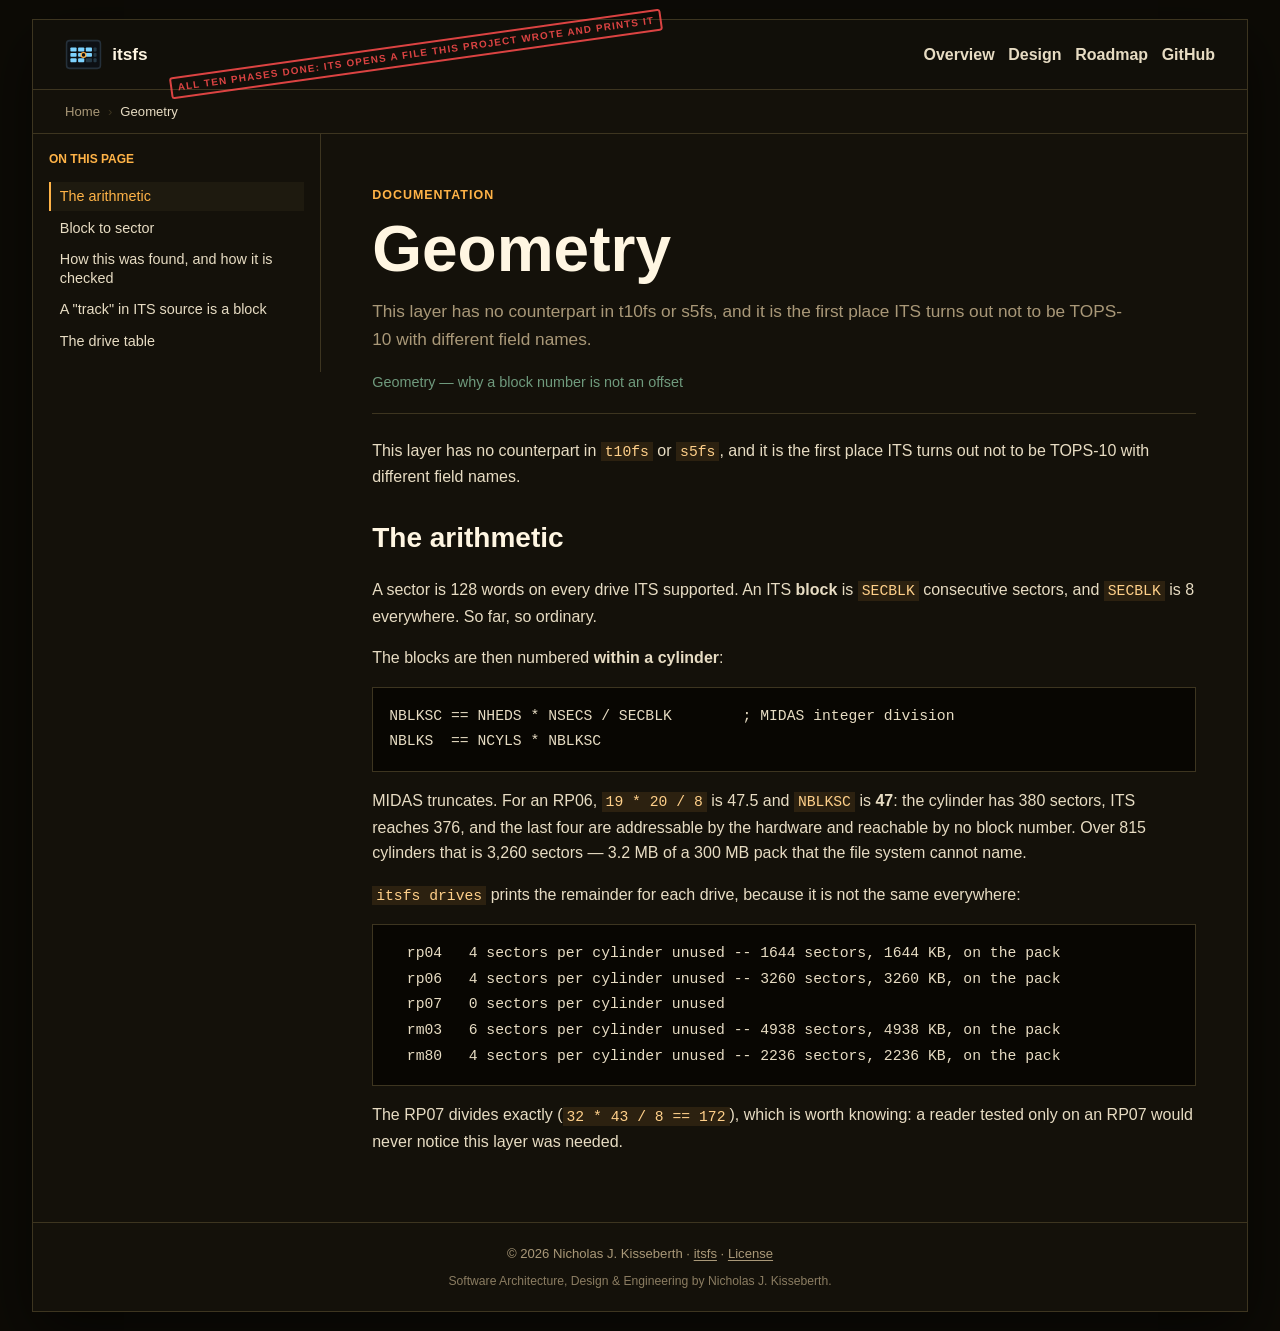
<file: gh-pages/public/geometry/index.html>
<!doctype html>
<html lang="en">
<head>
  <meta charset="utf-8">
  <meta name="viewport" content="width=device-width, initial-scale=1">
  <title>Geometry | itsfs</title>
  <meta name="description" content="This layer has no counterpart in t10fs or s5fs, and it is the first place ITS turns out not to be TOPS-10 with different field names.">
  <link rel="stylesheet" href="../assets/site.css">
</head>
<body class="site-doc">
  <a class="skip-link" href="#main-content">Skip to main content</a>
  <div class="page-shell">
    <header class="site-header site-header--compact">
      <a class="brand" href="../index.html">
        <img class="brand__icon" src="../assets/logo-itsfs.svg" alt="" aria-hidden="true">
        <span class="brand__name">itsfs</span><span class="brand__badge">all ten phases done: ITS opens a file this project wrote and prints it</span>
      </a>
      <nav class="top-nav" aria-label="Primary">
        <a href="../overview/index.html">Overview</a>
        <a href="../design/index.html">Design</a>
        <a href="../roadmap/index.html">Roadmap</a>
        <a href="https://github.com/nyxcraft/itsfs">GitHub</a>
      </nav>
    </header>

    <nav class="breadcrumbs" aria-label="Breadcrumb">
      <a href="../index.html">Home</a>
      <span class="breadcrumbs__sep" aria-hidden="true">›</span>
      <span aria-current="page">Geometry</span>
    </nav>

    <main id="main-content" class="docs-layout" tabindex="-1">
      <aside class="docs-sidebar">
        <p class="docs-sidebar__eyebrow">On this page</p>
        <nav class="section-nav" aria-label="On this page">
<ul class="section-nav__list">
<li><a class="section-nav__link section-nav__link--l2" href="#the-arithmetic">The arithmetic</a></li>
<li><a class="section-nav__link section-nav__link--l2" href="#block-to-sector">Block to sector</a></li>
<li><a class="section-nav__link section-nav__link--l2" href="#how-this-was-found-and-how-it-is-checked">How this was found, and how it is checked</a></li>
<li><a class="section-nav__link section-nav__link--l2" href="#a-track-in-its-source-is-a-block">A &quot;track&quot; in ITS source is a block</a></li>
<li><a class="section-nav__link section-nav__link--l2" href="#the-drive-table">The drive table</a></li>
</ul>
        </nav>
      </aside>

      <article class="docs-article">
        <header class="docs-article__header">
          <p class="eyebrow">Documentation</p>
          <h1>Geometry</h1>
          <p class="docs-article__summary">This layer has no counterpart in t10fs or s5fs, and it is the first place ITS turns out not to be TOPS-10 with different field names.</p>
          <p class="docs-article__source">Geometry — why a block number is not an offset</p>
        </header>
        <div class="prose">
<p>This layer has no counterpart in <code>t10fs</code> or <code>s5fs</code>, and it is the first place ITS
turns out not to be TOPS-10 with different field names.</p>
<h2 id="the-arithmetic">The arithmetic</h2>
<p>A sector is 128 words on every drive ITS supported. An ITS <strong>block</strong> is <code>SECBLK</code>
consecutive sectors, and <code>SECBLK</code> is 8 everywhere. So far, so ordinary.</p>
<p>The blocks are then numbered <strong>within a cylinder</strong>:</p>
<pre><code>NBLKSC == NHEDS * NSECS / SECBLK        ; MIDAS integer division
NBLKS  == NCYLS * NBLKSC
</code></pre>
<p>MIDAS truncates. For an RP06, <code>19 * 20 / 8</code> is 47.5 and <code>NBLKSC</code> is <strong>47</strong>: the
cylinder has 380 sectors, ITS reaches 376, and the last four are addressable by
the hardware and reachable by no block number. Over 815 cylinders that is 3,260
sectors — 3.2 MB of a 300 MB pack that the file system cannot name.</p>
<p><code>itsfs drives</code> prints the remainder for each drive, because it is not the same
everywhere:</p>
<pre><code>  rp04   4 sectors per cylinder unused -- 1644 sectors, 1644 KB, on the pack
  rp06   4 sectors per cylinder unused -- 3260 sectors, 3260 KB, on the pack
  rp07   0 sectors per cylinder unused
  rm03   6 sectors per cylinder unused -- 4938 sectors, 4938 KB, on the pack
  rm80   4 sectors per cylinder unused -- 2236 sectors, 2236 KB, on the pack
</code></pre>
<p>The RP07 divides exactly (<code>32 * 43 / 8 == 172</code>), which is worth knowing: a reader
tested only on an RP07 would never notice this layer was needed.</p>
<h2 id="block-to-sector">Block to sector</h2>
<p>FSDEFS writes the conversion out for the one block whose address is a constant,
the MFD:</p>
<pre><code>MFDCYL==MFDBLK/NBLKSC
MFDSRF==&lt;MFDBLK-MFDCYL*NBLKSC&gt;*SECBLK/NSECS
MFDSEC==&lt;MFDBLK-MFDCYL*NBLKSC&gt;*SECBLK-MFDSRF*NSECS
</code></pre>
<p>A SIMH or KLH10 image stores sectors in <code>(cylinder, surface, sector)</code> order, so
the linear sector is <code>(cyl * NHEDS + srf) * NSECS + sec</code>. That is
<code>its_blk_sector()</code>, and it is the only place in the project where a block becomes
a sector.</p>
<h2 id="how-this-was-found-and-how-it-is-checked">How this was found, and how it is checked</h2>
<p>The MFD is at <code>NBLKS/2-1</code>, which for an RP06 is block <strong>19081</strong>. Reading that as
a linear block number — 19081 × 1024 words — lands in the middle of a mail file.
Running it through the formula gives cylinder 405, surface 18, sector 8, which is
linear sector <strong>154268</strong>, and word 5 of that sector is SIXBIT <code>M.F.D.</code> — the check
word <code>MDCHK</code> exists precisely so that a program can ask this question and get an
answer.</p>
<p>The two numbers differ by 3,244 sectors. There is no way to be <em>slightly</em> wrong
about this: either you have the geometry or you have somebody's mail.</p>
<p>The test suite computes block 19081's sector <strong>a second time</strong>, in shell, from the
drive constants — deliberately not by asking <code>itsfs</code>, because a wrong mapping
would otherwise agree with itself — and then checks that dumping the block and
dumping that raw sector give the same words. <code>itsfs dump -s</code> exists for exactly
that: it addresses sectors and skips this layer entirely.</p>
<h2 id="a-track-in-its-source-is-a-block">A &quot;track&quot; in ITS source is a block</h2>
<p><code>disk.1228</code> line 48:</p>
<pre><code>;	TUT	TRACK (BLOCK) UTILIZATION TABLE
</code></pre>
<p>and the file system code uses the two words interchangeably from there on. The
MFD-slot arithmetic in <code>QFL2</code> is commented <code>J &lt;= TRACK ADDR OF USER DIR</code> and
produces a block number. It is not a surface track, and nothing in the file
system addresses a surface track.</p>
<p>This confuses every reader of the ITS sources once. It is written down here, and
in <code>itsgeom.h</code>, so that it confuses the next one less.</p>
<h2 id="the-drive-table">The drive table</h2>
<p>Every constant is transcribed from that drive's own parameter file in the ITS
source; the derived quantities are computed rather than transcribed, so a drive
added later cannot get the truncation subtly wrong by hand.</p>
<table>
<thead>
<tr>
<th>drive</th>
<th>cyls</th>
<th>spare</th>
<th>surfaces</th>
<th>sectors/track</th>
<th>blocks/cyl</th>
<th>blocks</th>
<th>TUT blocks</th>
</tr>
</thead>
<tbody>
<tr>
<td>rp04</td>
<td>406</td>
<td>5</td>
<td>19</td>
<td>20</td>
<td>47</td>
<td>19082</td>
<td>2</td>
</tr>
<tr>
<td>rp06</td>
<td>812</td>
<td>3</td>
<td>19</td>
<td>20</td>
<td>47</td>
<td>38164</td>
<td>4</td>
</tr>
<tr>
<td>rp07</td>
<td>627</td>
<td>3</td>
<td>32</td>
<td>43</td>
<td>172</td>
<td>107844</td>
<td>9</td>
</tr>
<tr>
<td>rm03</td>
<td>820</td>
<td>3</td>
<td>5</td>
<td>30</td>
<td>18</td>
<td>14760</td>
<td>2</td>
</tr>
<tr>
<td>rm80</td>
<td>556</td>
<td>3</td>
<td>14</td>
<td>30</td>
<td>52</td>
<td>28912</td>
<td>3</td>
</tr>
</tbody>
</table>
<p>The spare cylinders are <code>XCYLS</code>, &quot;extra cylinders for spares, hacks, etc.&quot; — they
are inside the image and outside <code>NBLKS</code>, which is why <code>info</code> reports both totals
and why the MFD, at <code>NBLKS/2-1</code>, is not in the middle of the <em>file</em>.</p>
<p>The size of a full image identifies the drive on its own: no two of these are the
same number of sectors. That is how <code>itsfs info</code> names a drive with nothing but
the file, and why <code>-d</code> exists for an image that is not a whole pack.</p>

        </div>
      </article>
    </main>

    <footer class="site-footer">
      <p>© 2026 Nicholas J. Kisseberth · <a href="../index.html">itsfs</a> · <a href="https://github.com/nyxcraft/itsfs">License</a></p>
      <p class="site-footer__attr">Software Architecture, Design &amp; Engineering by Nicholas J. Kisseberth.</p>
    </footer>
  </div>

  <script>
  // Section viewer: split the page into one panel per H2 and show one at a time, driven by the
  // left-rail "On this page" links (and any in-prose # link). Degrades to the full page when
  // JavaScript is off -- the panels are only hidden once .js-sections is set here.
  (function () {
    var prose = document.querySelector('.prose');
    if (!prose) return;
    var navLinks = Array.prototype.slice.call(document.querySelectorAll('.section-nav a[href^="#"]'));

    var kids = Array.prototype.slice.call(prose.childNodes);
    var groups = [], preface = [], cur = null;
    kids.forEach(function (n) {
      if (n.nodeType === 1 && n.tagName === 'H2') { cur = { id: n.id, nodes: [n] }; groups.push(cur); }
      else if (cur) { cur.nodes.push(n); }
      else { preface.push(n); }
    });
    if (!groups.length) return;                 // no H2s -> leave the page as one scroll
    groups[0].nodes = preface.concat(groups[0].nodes);

    prose.innerHTML = '';
    prose.classList.add('js-sections');
    var anchorToSection = {};
    var sections = groups.map(function (g) {
      var s = document.createElement('section');
      s.className = 'doc-section';
      g.nodes.forEach(function (n) { s.appendChild(n); });
      prose.appendChild(s);
      Array.prototype.forEach.call(s.querySelectorAll('[id]'), function (el) { anchorToSection[el.id] = s; });
      if (g.id) anchorToSection[g.id] = s;
      return s;
    });

    function activate(anchor, scroll) {
      var target = anchorToSection[anchor] || sections[0];
      sections.forEach(function (s) { s.classList.toggle('is-active', s === target); });
      navLinks.forEach(function (a) {
        var id = decodeURIComponent(a.getAttribute('href').slice(1));
        a.classList.toggle('is-active', anchorToSection[id] === target);
      });
      if (scroll) {
        var el = (anchor && document.getElementById(anchor)) || target;
        if (el && el.scrollIntoView) el.scrollIntoView({ block: 'start', behavior: 'smooth' });
      }
    }
    function fromHash(scroll) { activate(decodeURIComponent((location.hash || '').slice(1)), scroll); }

    document.addEventListener('click', function (e) {
      var a = e.target && e.target.closest ? e.target.closest('a[href^="#"]') : null;
      if (!a) return;
      var id = decodeURIComponent(a.getAttribute('href').slice(1));
      if (anchorToSection[id]) activate(id, true);
    });
    window.addEventListener('hashchange', function () { fromHash(true); });
    fromHash(false);
  })();
  </script>
</body>
</html>
</file>
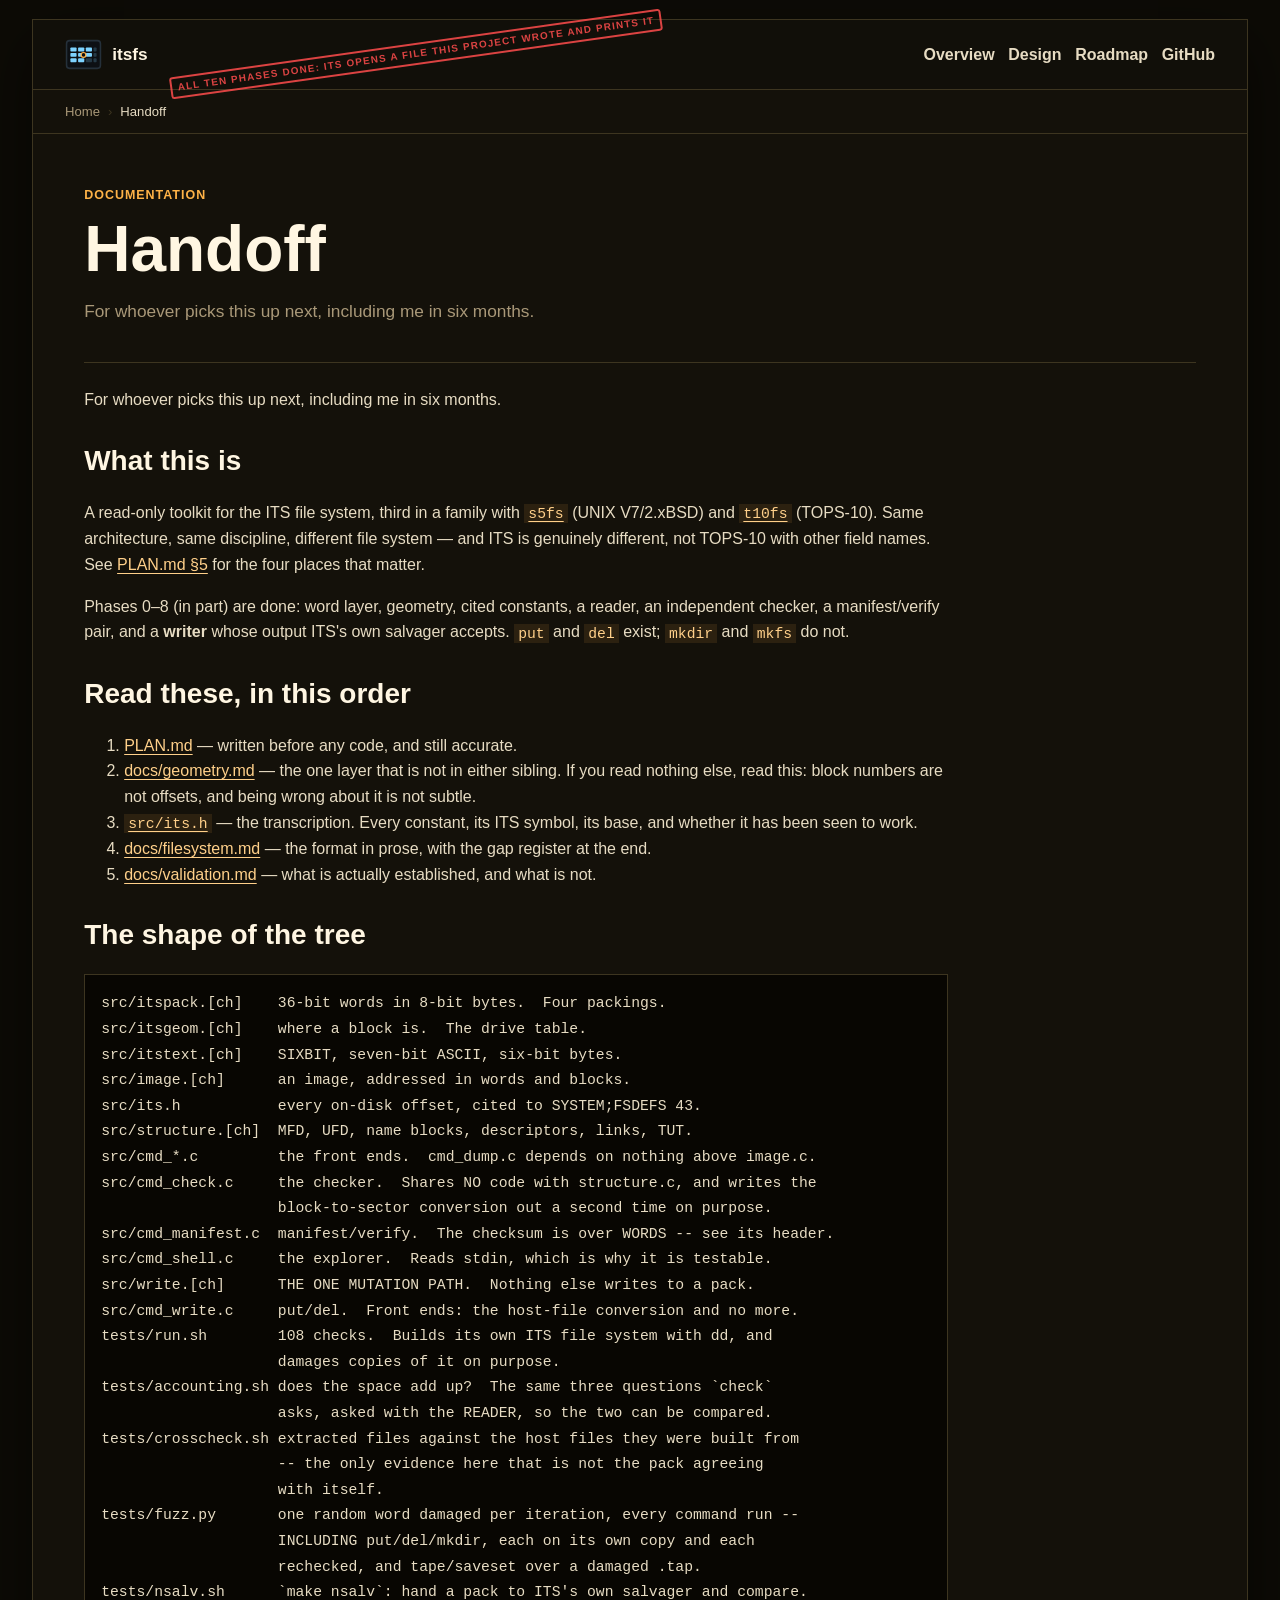
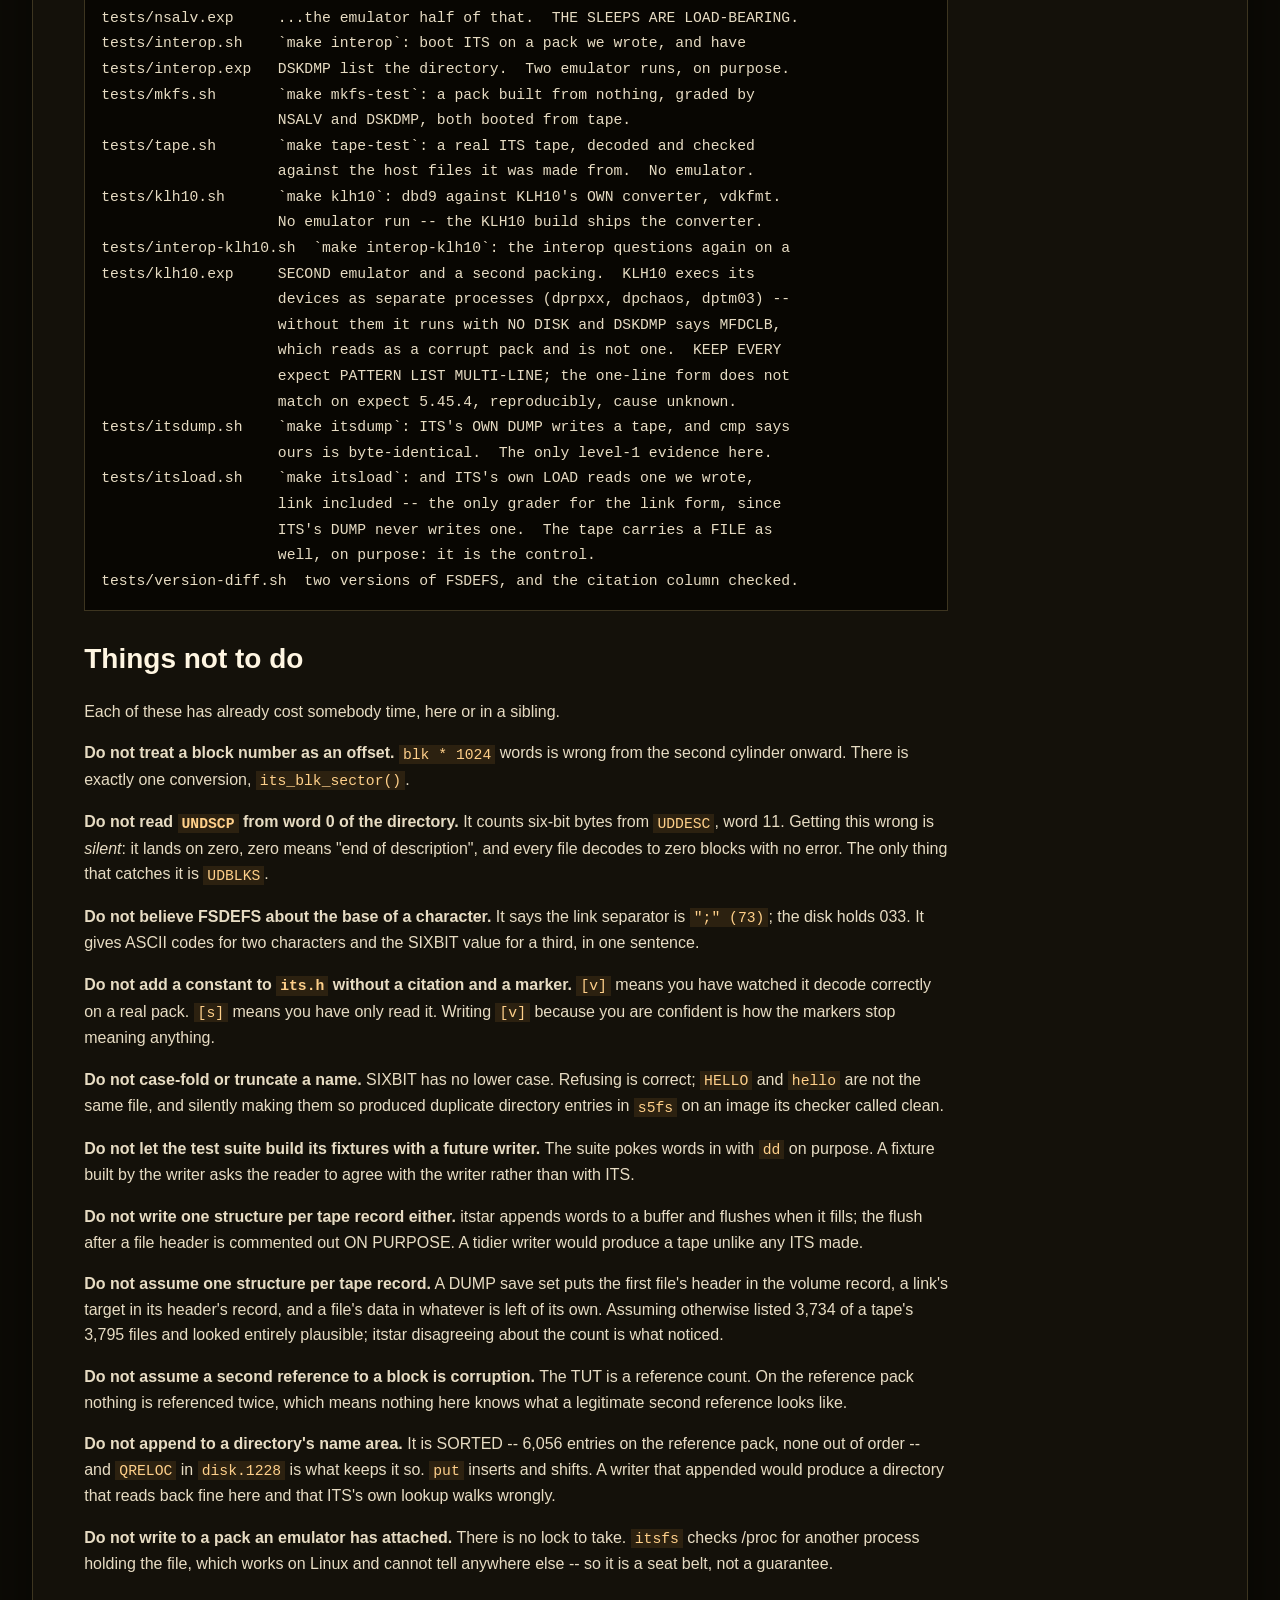
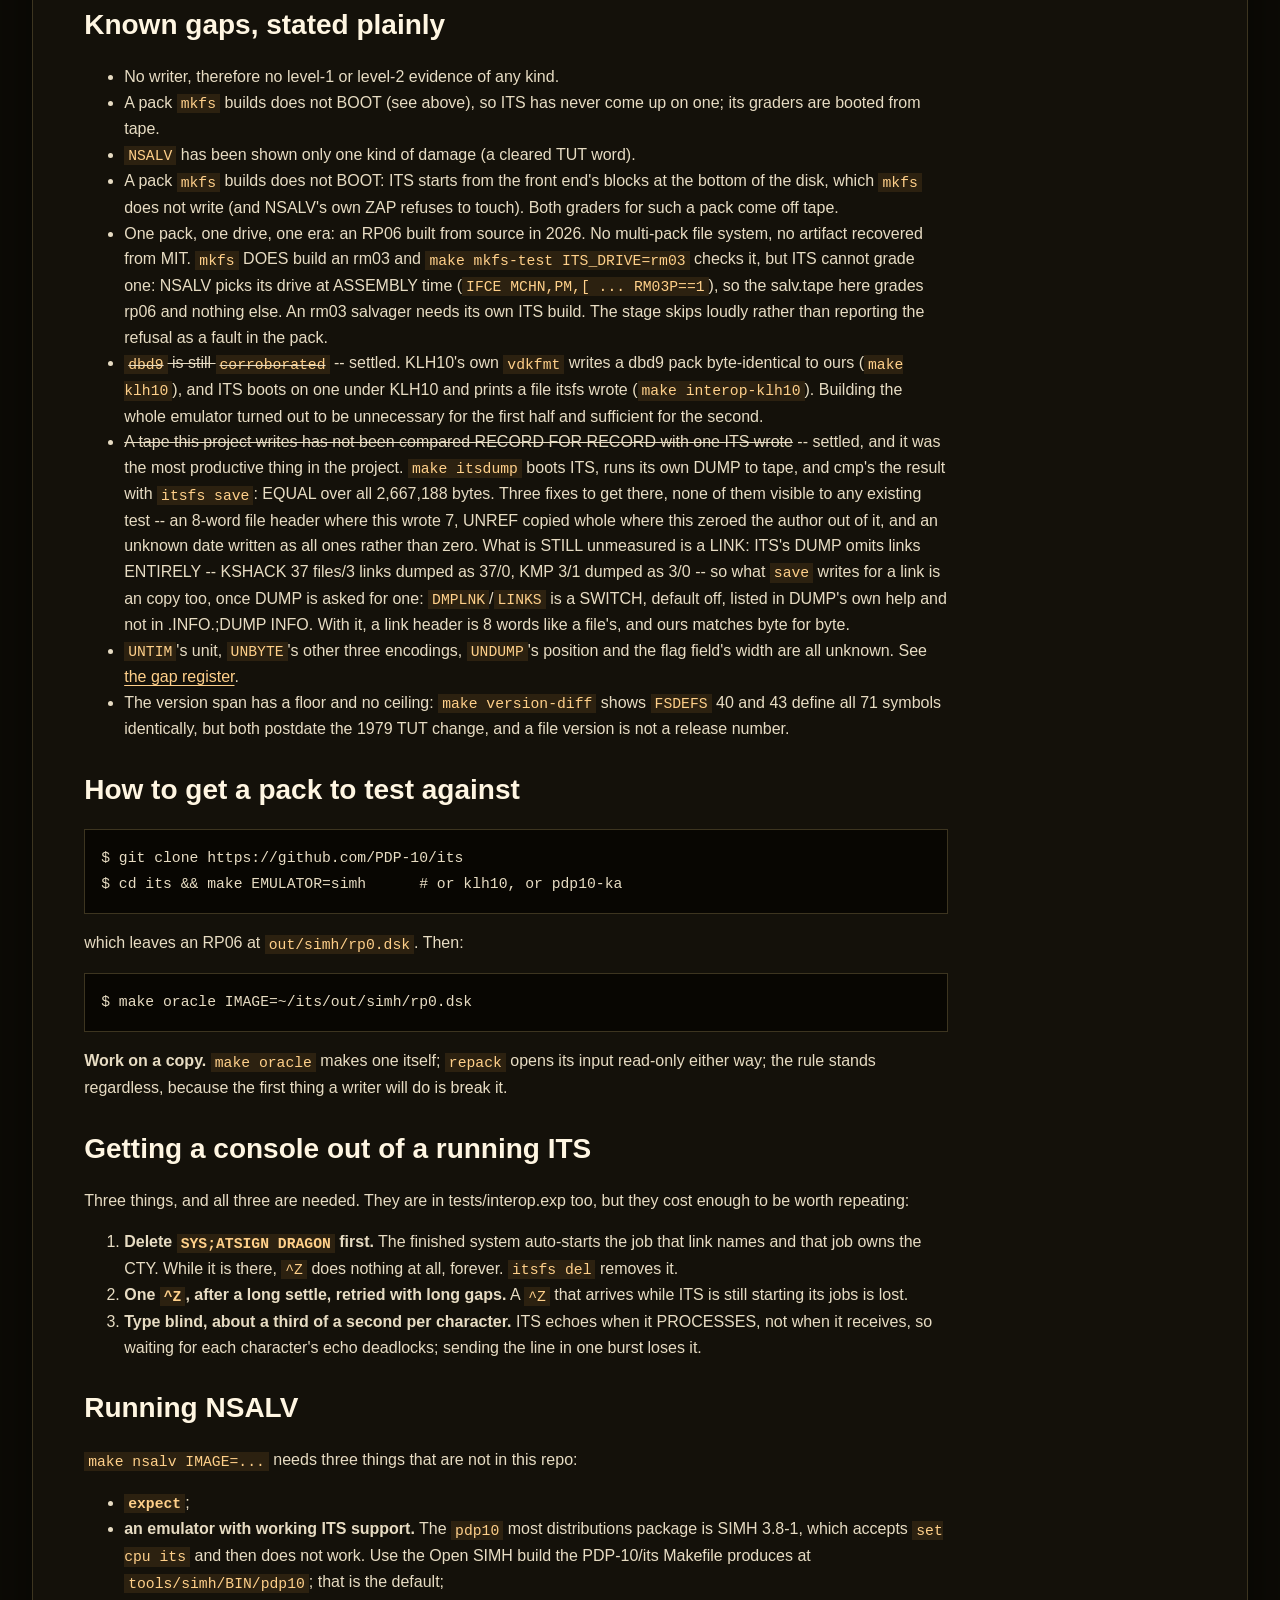
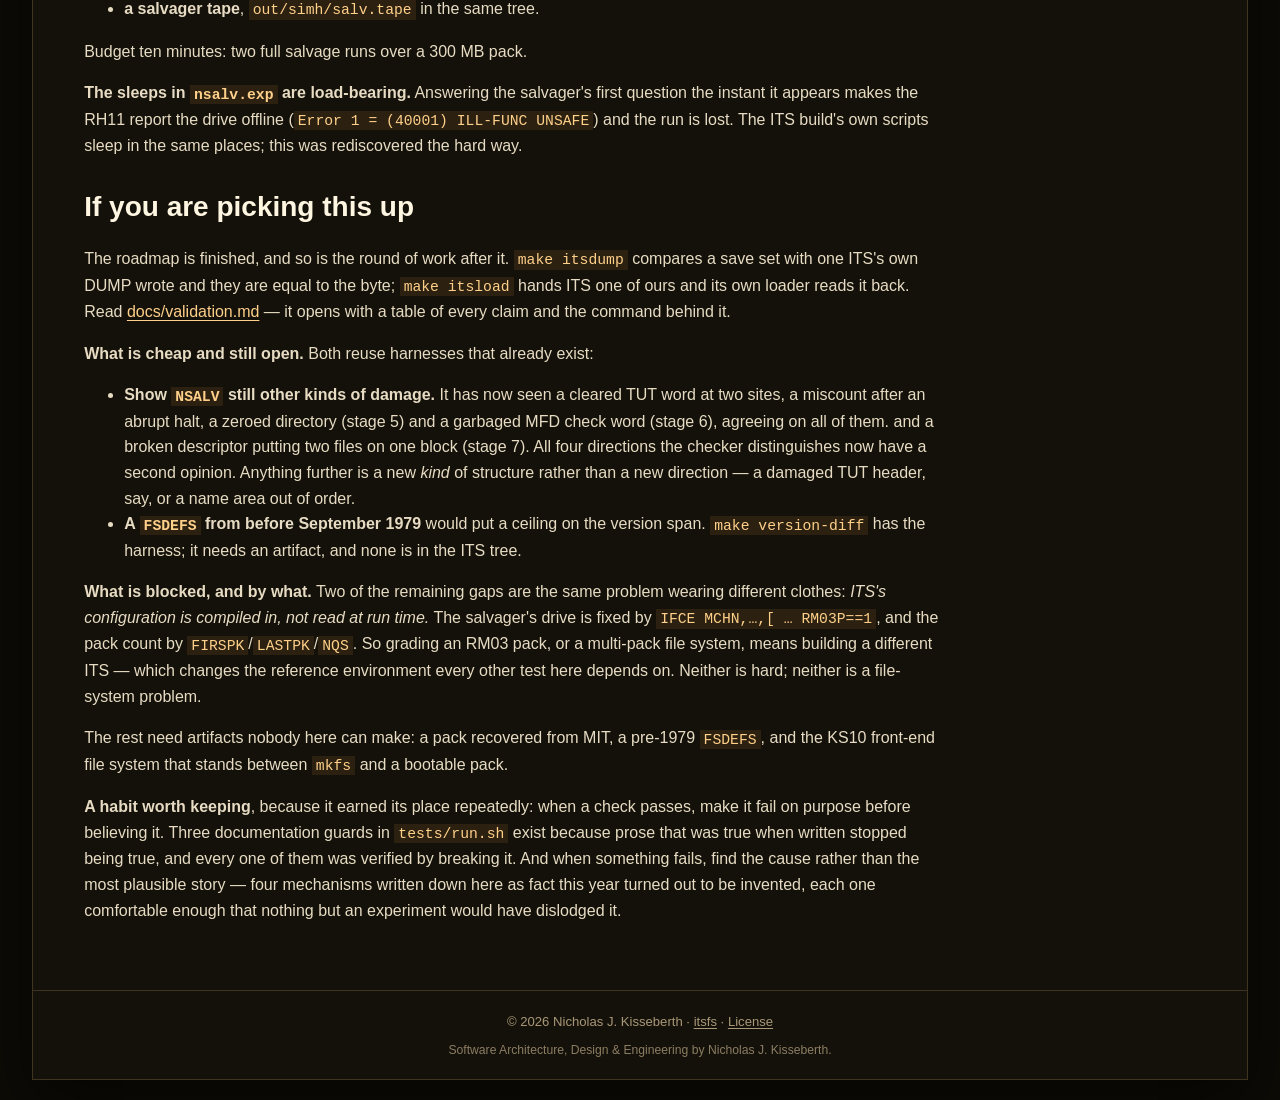
<file: gh-pages/public/handoff/index.html>
<!doctype html>
<html lang="en">
<head>
  <meta charset="utf-8">
  <meta name="viewport" content="width=device-width, initial-scale=1">
  <title>Handoff | itsfs</title>
  <meta name="description" content="For whoever picks this up next, including me in six months.">
  <link rel="stylesheet" href="../assets/site.css">
</head>
<body class="site-doc">
  <a class="skip-link" href="#main-content">Skip to main content</a>
  <div class="page-shell">
    <header class="site-header site-header--compact">
      <a class="brand" href="../index.html">
        <img class="brand__icon" src="../assets/logo-itsfs.svg" alt="" aria-hidden="true">
        <span class="brand__name">itsfs</span><span class="brand__badge">all ten phases done: ITS opens a file this project wrote and prints it</span>
      </a>
      <nav class="top-nav" aria-label="Primary">
        <a href="../overview/index.html">Overview</a>
        <a href="../design/index.html">Design</a>
        <a href="../roadmap/index.html">Roadmap</a>
        <a href="https://github.com/nyxcraft/itsfs">GitHub</a>
      </nav>
    </header>

    <nav class="breadcrumbs" aria-label="Breadcrumb">
      <a href="../index.html">Home</a>
      <span class="breadcrumbs__sep" aria-hidden="true">›</span>
      <span aria-current="page">Handoff</span>
    </nav>

    <!-- Simple full-width page (no left rail, no section viewer) -- used for the long
         reference pages that read as one continuous document. -->
    <main id="main-content" class="page-main" tabindex="-1">
      <article class="docs-article">
        <header class="docs-article__header">
          <p class="eyebrow">Documentation</p>
          <h1>Handoff</h1>
          <p class="docs-article__summary">For whoever picks this up next, including me in six months.</p>
        </header>
        <div class="prose">
<p>For whoever picks this up next, including me in six months.</p>
<h2 id="what-this-is">What this is</h2>
<p>A read-only toolkit for the ITS file system, third in a family with
<a href="https://github.com/nyxcraft/s5fs"><code>s5fs</code></a> (UNIX V7/2.xBSD) and
<a href="https://github.com/nyxcraft/t10fs"><code>t10fs</code></a> (TOPS-10). Same architecture, same
discipline, different file system — and ITS is genuinely different, not TOPS-10
with other field names. See <a href="../plan/index.html#5-what-must-be-designed-fresh">PLAN.md §5</a>
for the four places that matter.</p>
<p>Phases 0–8 (in part) are done: word layer, geometry, cited constants, a reader, an
independent checker, a manifest/verify pair, and a <strong>writer</strong> whose output
ITS's own salvager accepts. <code>put</code> and <code>del</code> exist; <code>mkdir</code> and <code>mkfs</code> do not.</p>
<h2 id="read-these-in-this-order">Read these, in this order</h2>
<ol>
<li><a href="../plan/index.html">PLAN.md</a> — written before any code, and still accurate.</li>
<li><a href="../geometry/index.html">docs/geometry.md</a> — the one layer that is not in either
sibling. If you read nothing else, read this: block numbers are not offsets,
and being wrong about it is not subtle.</li>
<li><a href="https://github.com/nyxcraft/itsfs/blob/main/src/its.h"><code>src/its.h</code></a> — the transcription. Every constant, its ITS symbol,
its base, and whether it has been seen to work.</li>
<li><a href="../filesystem/index.html">docs/filesystem.md</a> — the format in prose, with the gap
register at the end.</li>
<li><a href="../validation/index.html">docs/validation.md</a> — what is actually established, and
what is not.</li>
</ol>
<h2 id="the-shape-of-the-tree">The shape of the tree</h2>
<pre><code>src/itspack.[ch]    36-bit words in 8-bit bytes.  Four packings.
src/itsgeom.[ch]    where a block is.  The drive table.
src/itstext.[ch]    SIXBIT, seven-bit ASCII, six-bit bytes.
src/image.[ch]      an image, addressed in words and blocks.
src/its.h           every on-disk offset, cited to SYSTEM;FSDEFS 43.
src/structure.[ch]  MFD, UFD, name blocks, descriptors, links, TUT.
src/cmd_*.c         the front ends.  cmd_dump.c depends on nothing above image.c.
src/cmd_check.c     the checker.  Shares NO code with structure.c, and writes the
                    block-to-sector conversion out a second time on purpose.
src/cmd_manifest.c  manifest/verify.  The checksum is over WORDS -- see its header.
src/cmd_shell.c     the explorer.  Reads stdin, which is why it is testable.
src/write.[ch]      THE ONE MUTATION PATH.  Nothing else writes to a pack.
src/cmd_write.c     put/del.  Front ends: the host-file conversion and no more.
tests/run.sh        108 checks.  Builds its own ITS file system with dd, and
                    damages copies of it on purpose.
tests/accounting.sh does the space add up?  The same three questions `check`
                    asks, asked with the READER, so the two can be compared.
tests/crosscheck.sh extracted files against the host files they were built from
                    -- the only evidence here that is not the pack agreeing
                    with itself.
tests/fuzz.py       one random word damaged per iteration, every command run --
                    INCLUDING put/del/mkdir, each on its own copy and each
                    rechecked, and tape/saveset over a damaged .tap.
tests/nsalv.sh      `make nsalv`: hand a pack to ITS's own salvager and compare.
tests/nsalv.exp     ...the emulator half of that.  THE SLEEPS ARE LOAD-BEARING.
tests/interop.sh    `make interop`: boot ITS on a pack we wrote, and have
tests/interop.exp   DSKDMP list the directory.  Two emulator runs, on purpose.
tests/mkfs.sh       `make mkfs-test`: a pack built from nothing, graded by
                    NSALV and DSKDMP, both booted from tape.
tests/tape.sh       `make tape-test`: a real ITS tape, decoded and checked
                    against the host files it was made from.  No emulator.
tests/klh10.sh      `make klh10`: dbd9 against KLH10's OWN converter, vdkfmt.
                    No emulator run -- the KLH10 build ships the converter.
tests/interop-klh10.sh  `make interop-klh10`: the interop questions again on a
tests/klh10.exp     SECOND emulator and a second packing.  KLH10 execs its
                    devices as separate processes (dprpxx, dpchaos, dptm03) --
                    without them it runs with NO DISK and DSKDMP says MFDCLB,
                    which reads as a corrupt pack and is not one.  KEEP EVERY
                    expect PATTERN LIST MULTI-LINE; the one-line form does not
                    match on expect 5.45.4, reproducibly, cause unknown.
tests/itsdump.sh    `make itsdump`: ITS's OWN DUMP writes a tape, and cmp says
                    ours is byte-identical.  The only level-1 evidence here.
tests/itsload.sh    `make itsload`: and ITS's own LOAD reads one we wrote,
                    link included -- the only grader for the link form, since
                    ITS's DUMP never writes one.  The tape carries a FILE as
                    well, on purpose: it is the control.
tests/version-diff.sh  two versions of FSDEFS, and the citation column checked.
</code></pre>
<h2 id="things-not-to-do">Things not to do</h2>
<p>Each of these has already cost somebody time, here or in a sibling.</p>
<p><strong>Do not treat a block number as an offset.</strong> <code>blk * 1024</code> words is wrong from the
second cylinder onward. There is exactly one conversion, <code>its_blk_sector()</code>.</p>
<p><strong>Do not read <code>UNDSCP</code> from word 0 of the directory.</strong> It counts six-bit bytes
from <code>UDDESC</code>, word 11. Getting this wrong is <em>silent</em>: it lands on zero, zero
means &quot;end of description&quot;, and every file decodes to zero blocks with no error.
The only thing that catches it is <code>UDBLKS</code>.</p>
<p><strong>Do not believe FSDEFS about the base of a character.</strong> It says the link
separator is <code>&quot;;&quot; (73)</code>; the disk holds 033. It gives ASCII codes for two
characters and the SIXBIT value for a third, in one sentence.</p>
<p><strong>Do not add a constant to <code>its.h</code> without a citation and a marker.</strong> <code>[v]</code> means
you have watched it decode correctly on a real pack. <code>[s]</code> means you have only
read it. Writing <code>[v]</code> because you are confident is how the markers stop meaning
anything.</p>
<p><strong>Do not case-fold or truncate a name.</strong> SIXBIT has no lower case. Refusing is
correct; <code>HELLO</code> and <code>hello</code> are not the same file, and silently making them so
produced duplicate directory entries in <code>s5fs</code> on an image its checker called
clean.</p>
<p><strong>Do not let the test suite build its fixtures with a future writer.</strong> The suite
pokes words in with <code>dd</code> on purpose. A fixture built by the writer asks the
reader to agree with the writer rather than with ITS.</p>
<p><strong>Do not write one structure per tape record either.</strong>  itstar appends words to
a buffer and flushes when it fills; the flush after a file header is commented
out ON PURPOSE.  A tidier writer would produce a tape unlike any ITS made.</p>
<p><strong>Do not assume one structure per tape record.</strong>  A DUMP save set puts the first
file's header in the volume record, a link's target in its header's record, and a
file's data in whatever is left of its own.  Assuming otherwise listed 3,734 of a
tape's 3,795 files and looked entirely plausible; itstar disagreeing about the
count is what noticed.</p>
<p><strong>Do not assume a second reference to a block is corruption.</strong> The TUT is a
reference count. On the reference pack nothing is referenced twice, which means
nothing here knows what a legitimate second reference looks like.</p>
<p><strong>Do not append to a directory's name area.</strong> It is SORTED -- 6,056 entries on
the reference pack, none out of order -- and <code>QRELOC</code> in <code>disk.1228</code> is what
keeps it so. <code>put</code> inserts and shifts. A writer that appended would produce a
directory that reads back fine here and that ITS's own lookup walks wrongly.</p>
<p><strong>Do not write to a pack an emulator has attached.</strong> There is no lock to take.
<code>itsfs</code> checks /proc for another process holding the file, which works on Linux
and cannot tell anywhere else -- so it is a seat belt, not a guarantee.</p>
<h2 id="known-gaps-stated-plainly">Known gaps, stated plainly</h2>
<ul>
<li>No writer, therefore no level-1 or level-2 evidence of any kind.</li>
<li>A pack <code>mkfs</code> builds does not BOOT (see above), so ITS has never come up on
one; its graders are booted from tape.</li>
<li><code>NSALV</code> has been shown only one kind of damage (a cleared TUT word).</li>
<li>A pack <code>mkfs</code> builds does not BOOT: ITS starts from the front end's blocks at
the bottom of the disk, which <code>mkfs</code> does not write (and NSALV's own ZAP
refuses to touch).  Both graders for such a pack come off tape.</li>
<li>One pack, one drive, one era: an RP06 built from source in 2026.  No
multi-pack file system, no artifact recovered from MIT.  <code>mkfs</code> DOES build an
rm03 and <code>make mkfs-test ITS_DRIVE=rm03</code> checks it, but ITS cannot grade one:
NSALV picks its drive at ASSEMBLY time (<code>IFCE MCHN,PM,[ ... RM03P==1</code>), so the
salv.tape here grades rp06 and nothing else.  An rm03 salvager needs its own
ITS build.  The stage skips loudly rather than reporting the refusal as a
fault in the pack.</li>
<li><s><code>dbd9</code> is still <code>corroborated</code></s> -- settled.  KLH10's own <code>vdkfmt</code> writes a
dbd9 pack byte-identical to ours (<code>make klh10</code>), and ITS boots on one under
KLH10 and prints a file itsfs wrote (<code>make interop-klh10</code>).  Building the whole
emulator turned out to be unnecessary for the first half and sufficient for the
second.</li>
<li><s>A tape this project writes has not been compared RECORD FOR RECORD with one
ITS wrote</s> -- settled, and it was the most productive thing in the project.
<code>make itsdump</code> boots ITS, runs its own DUMP to tape, and cmp's the result with
<code>itsfs save</code>: EQUAL over all 2,667,188 bytes.  Three fixes to get there, none
of them visible to any existing test -- an 8-word file header where this wrote
7, UNREF copied whole where this zeroed the author out of it, and an unknown
date written as all ones rather than zero.  What is STILL unmeasured is a
LINK: ITS's DUMP omits links ENTIRELY -- KSHACK 37 files/3 links dumped as
37/0, KMP 3/1 dumped as 3/0 -- so what <code>save</code> writes for a link is an
copy too, once DUMP is asked for one: <code>DMPLNK</code>/<code>LINKS</code> is a SWITCH, default
off, listed in DUMP's own help and not in .INFO.;DUMP INFO.  With it, a link
header is 8 words like a file's, and ours matches byte for byte.</li>
<li><code>UNTIM</code>'s unit, <code>UNBYTE</code>'s other three encodings, <code>UNDUMP</code>'s position and the
flag field's width are all unknown. See
<a href="../filesystem/index.html#gap-register">the gap register</a>.</li>
<li>The version span has a floor and no ceiling: <code>make version-diff</code> shows <code>FSDEFS</code>
40 and 43 define all 71 symbols identically, but both postdate the 1979 TUT
change, and a file version is not a release number.</li>
</ul>
<h2 id="how-to-get-a-pack-to-test-against">How to get a pack to test against</h2>
<pre><code class="language-console">$ git clone https://github.com/PDP-10/its
$ cd its &amp;&amp; make EMULATOR=simh      # or klh10, or pdp10-ka
</code></pre>
<p>which leaves an RP06 at <code>out/simh/rp0.dsk</code>. Then:</p>
<pre><code class="language-console">$ make oracle IMAGE=~/its/out/simh/rp0.dsk
</code></pre>
<p><strong>Work on a copy.</strong> <code>make oracle</code> makes one itself; <code>repack</code> opens its input
read-only either way; the rule stands regardless, because the first thing a
writer will do is break it.</p>
<h2 id="getting-a-console-out-of-a-running-its">Getting a console out of a running ITS</h2>
<p>Three things, and all three are needed.  They are in tests/interop.exp too, but
they cost enough to be worth repeating:</p>
<ol>
<li><strong>Delete <code>SYS;ATSIGN DRAGON</code> first.</strong>  The finished system auto-starts the
job that link names and that job owns the CTY.  While it is there, <code>^Z</code> does
nothing at all, forever.  <code>itsfs del</code> removes it.</li>
<li><strong>One <code>^Z</code>, after a long settle, retried with long gaps.</strong>  A <code>^Z</code> that
arrives while ITS is still starting its jobs is lost.</li>
<li><strong>Type blind, about a third of a second per character.</strong>  ITS echoes when it
PROCESSES, not when it receives, so waiting for each character's echo
deadlocks; sending the line in one burst loses it.</li>
</ol>
<h2 id="running-nsalv">Running NSALV</h2>
<p><code>make nsalv IMAGE=...</code> needs three things that are not in this repo:</p>
<ul>
<li><strong><code>expect</code></strong>;</li>
<li><strong>an emulator with working ITS support.</strong> The <code>pdp10</code> most distributions
package is SIMH 3.8-1, which accepts <code>set cpu its</code> and then does not work. Use
the Open SIMH build the PDP-10/its Makefile produces at
<code>tools/simh/BIN/pdp10</code>; that is the default;</li>
<li><strong>a salvager tape</strong>, <code>out/simh/salv.tape</code> in the same tree.</li>
</ul>
<p>Budget ten minutes: two full salvage runs over a 300 MB pack.</p>
<p><strong>The sleeps in <code>nsalv.exp</code> are load-bearing.</strong> Answering the salvager's first
question the instant it appears makes the RH11 report the drive offline
(<code>Error 1 = (40001) ILL-FUNC UNSAFE</code>) and the run is lost. The ITS build's own
scripts sleep in the same places; this was rediscovered the hard way.</p>
<h2 id="if-you-are-picking-this-up">If you are picking this up</h2>
<p>The roadmap is finished, and so is the round of work after it. <code>make itsdump</code>
compares a save set with one ITS's own DUMP wrote and they are equal to the byte;
<code>make itsload</code> hands ITS one of ours and its own loader reads it back. Read
<a href="../validation/index.html">docs/validation.md</a> — it opens with a table of every claim
and the command behind it.</p>
<p><strong>What is cheap and still open.</strong> Both reuse harnesses that already exist:</p>
<ul>
<li><strong>Show <code>NSALV</code> still other kinds of damage.</strong> It has now seen a cleared TUT
word at two sites, a miscount after an abrupt halt, a zeroed directory
(stage 5) and a garbaged MFD check word (stage 6), agreeing on all of them.
and a broken descriptor putting two files on one block (stage 7). All four
directions the checker distinguishes now have a second opinion. Anything
further is a new <em>kind</em> of structure rather than a new direction — a damaged
TUT header, say, or a name area out of order.</li>
<li><strong>A <code>FSDEFS</code> from before September 1979</strong> would put a ceiling on the version
span. <code>make version-diff</code> has the harness; it needs an artifact, and none is in
the ITS tree.</li>
</ul>
<p><strong>What is blocked, and by what.</strong> Two of the remaining gaps are the same problem
wearing different clothes: <em>ITS's configuration is compiled in, not read at run
time.</em> The salvager's drive is fixed by <code>IFCE MCHN,…,[ … RM03P==1</code>, and the pack
count by <code>FIRSPK</code>/<code>LASTPK</code>/<code>NQS</code>. So grading an RM03 pack, or a multi-pack file
system, means building a different ITS — which changes the reference environment
every other test here depends on. Neither is hard; neither is a file-system
problem.</p>
<p>The rest need artifacts nobody here can make: a pack recovered from MIT, a
pre-1979 <code>FSDEFS</code>, and the KS10 front-end file system that stands between <code>mkfs</code>
and a bootable pack.</p>
<p><strong>A habit worth keeping</strong>, because it earned its place repeatedly: when a check
passes, make it fail on purpose before believing it. Three documentation guards
in <code>tests/run.sh</code> exist because prose that was true when written stopped being
true, and every one of them was verified by breaking it. And when something
fails, find the cause rather than the most plausible story — four mechanisms
written down here as fact this year turned out to be invented, each one
comfortable enough that nothing but an experiment would have dislodged it.</p>

        </div>
      </article>
    </main>

    <footer class="site-footer">
      <p>© 2026 Nicholas J. Kisseberth · <a href="../index.html">itsfs</a> · <a href="https://github.com/nyxcraft/itsfs">License</a></p>
      <p class="site-footer__attr">Software Architecture, Design &amp; Engineering by Nicholas J. Kisseberth.</p>
    </footer>
  </div>
</body>
</html>
</file>
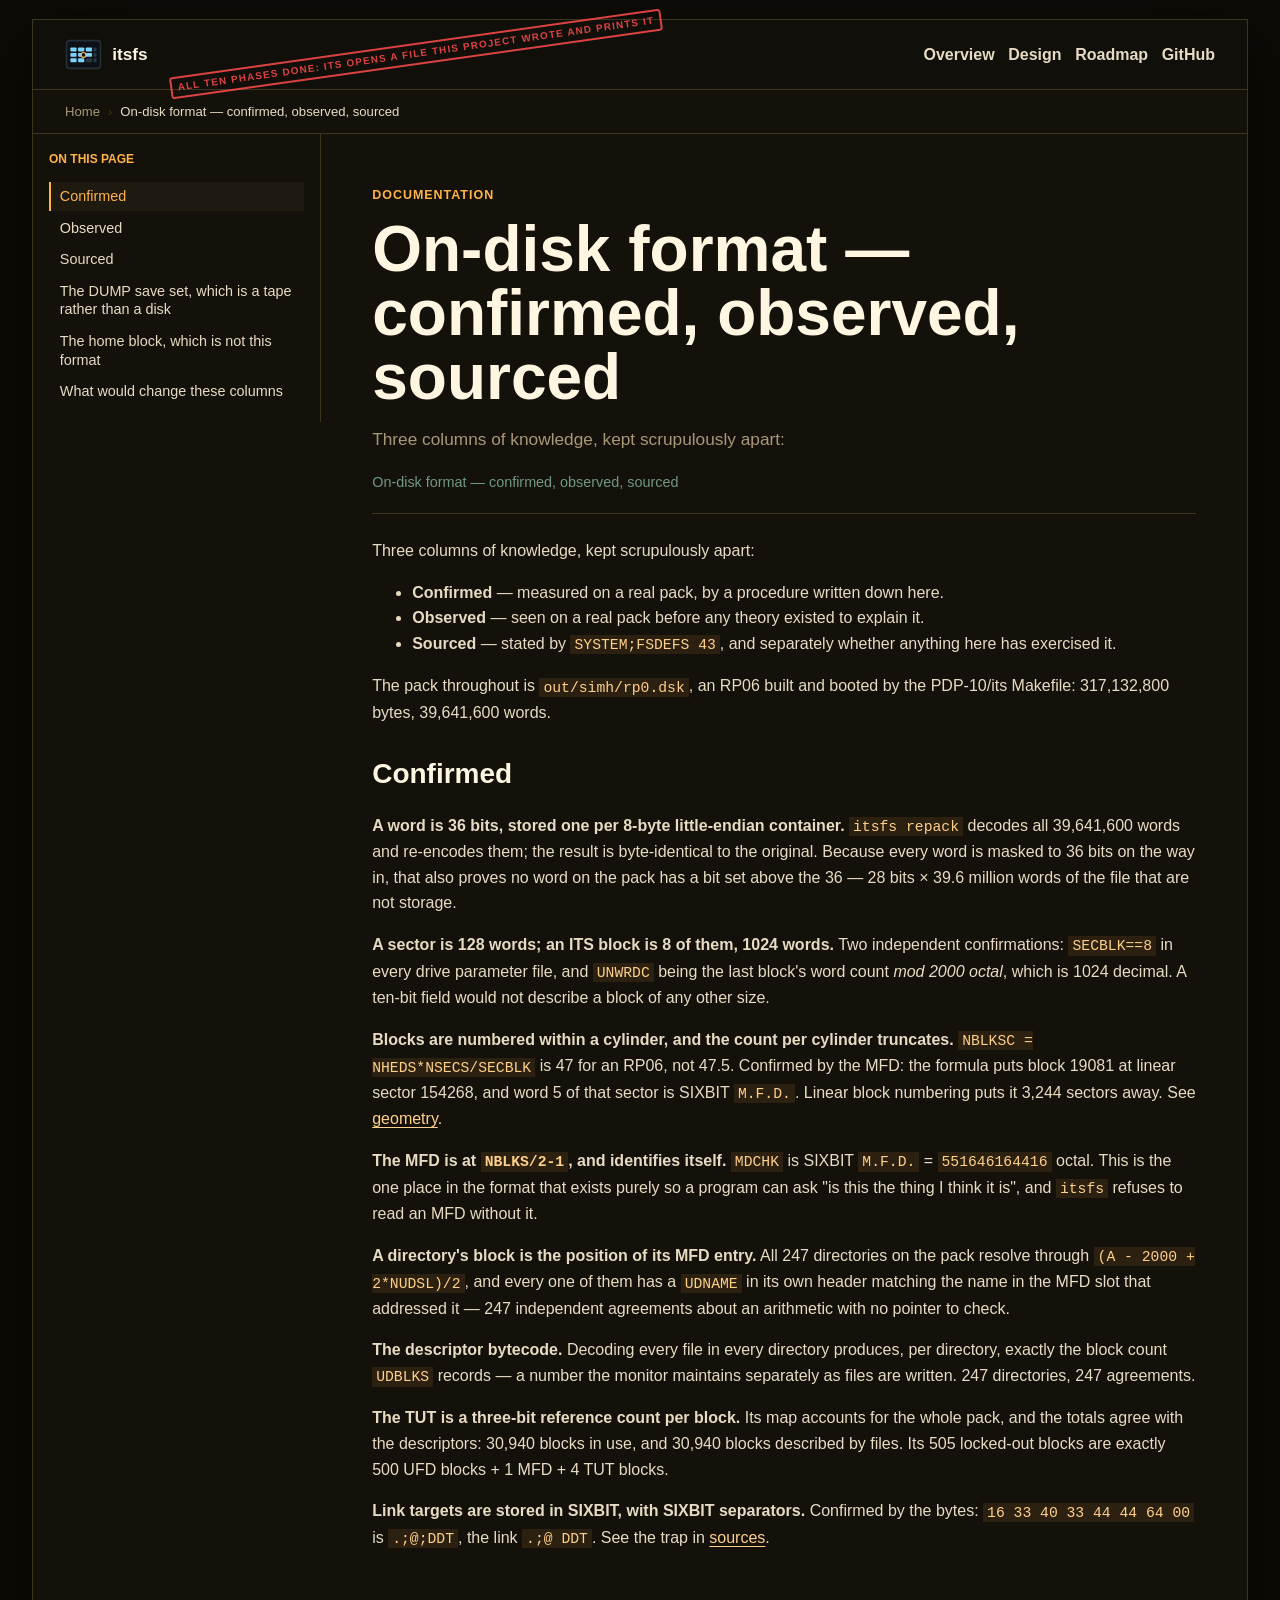
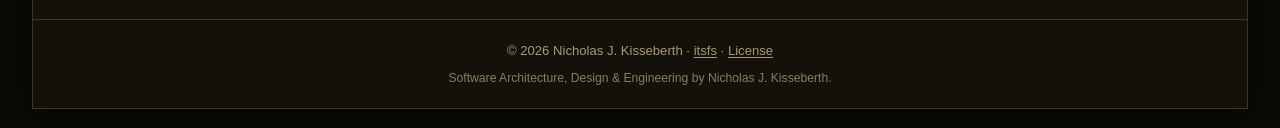
<file: gh-pages/public/on-disk-format/index.html>
<!doctype html>
<html lang="en">
<head>
  <meta charset="utf-8">
  <meta name="viewport" content="width=device-width, initial-scale=1">
  <title>On-disk format — confirmed, observed, sourced | itsfs</title>
  <meta name="description" content="Three columns of knowledge, kept scrupulously apart:">
  <link rel="stylesheet" href="../assets/site.css">
</head>
<body class="site-doc">
  <a class="skip-link" href="#main-content">Skip to main content</a>
  <div class="page-shell">
    <header class="site-header site-header--compact">
      <a class="brand" href="../index.html">
        <img class="brand__icon" src="../assets/logo-itsfs.svg" alt="" aria-hidden="true">
        <span class="brand__name">itsfs</span><span class="brand__badge">all ten phases done: ITS opens a file this project wrote and prints it</span>
      </a>
      <nav class="top-nav" aria-label="Primary">
        <a href="../overview/index.html">Overview</a>
        <a href="../design/index.html">Design</a>
        <a href="../roadmap/index.html">Roadmap</a>
        <a href="https://github.com/nyxcraft/itsfs">GitHub</a>
      </nav>
    </header>

    <nav class="breadcrumbs" aria-label="Breadcrumb">
      <a href="../index.html">Home</a>
      <span class="breadcrumbs__sep" aria-hidden="true">›</span>
      <span aria-current="page">On-disk format — confirmed, observed, sourced</span>
    </nav>

    <main id="main-content" class="docs-layout" tabindex="-1">
      <aside class="docs-sidebar">
        <p class="docs-sidebar__eyebrow">On this page</p>
        <nav class="section-nav" aria-label="On this page">
<ul class="section-nav__list">
<li><a class="section-nav__link section-nav__link--l2" href="#confirmed">Confirmed</a></li>
<li><a class="section-nav__link section-nav__link--l2" href="#observed">Observed</a></li>
<li><a class="section-nav__link section-nav__link--l2" href="#sourced">Sourced</a></li>
<li><a class="section-nav__link section-nav__link--l2" href="#the-dump-save-set-which-is-a-tape-rather-than-a-disk">The DUMP save set, which is a tape rather than a disk</a></li>
<li><a class="section-nav__link section-nav__link--l2" href="#the-home-block-which-is-not-this-format">The home block, which is not this format</a></li>
<li><a class="section-nav__link section-nav__link--l2" href="#what-would-change-these-columns">What would change these columns</a></li>
</ul>
        </nav>
      </aside>

      <article class="docs-article">
        <header class="docs-article__header">
          <p class="eyebrow">Documentation</p>
          <h1>On-disk format — confirmed, observed, sourced</h1>
          <p class="docs-article__summary">Three columns of knowledge, kept scrupulously apart:</p>
          <p class="docs-article__source">On-disk format — confirmed, observed, sourced</p>
        </header>
        <div class="prose">
<p>Three columns of knowledge, kept scrupulously apart:</p>
<ul>
<li><strong>Confirmed</strong> — measured on a real pack, by a procedure written down here.</li>
<li><strong>Observed</strong> — seen on a real pack before any theory existed to explain it.</li>
<li><strong>Sourced</strong> — stated by <code>SYSTEM;FSDEFS 43</code>, and separately whether anything
here has exercised it.</li>
</ul>
<p>The pack throughout is <code>out/simh/rp0.dsk</code>, an RP06 built and booted by the
PDP-10/its Makefile: 317,132,800 bytes, 39,641,600 words.</p>
<h2 id="confirmed">Confirmed</h2>
<p><strong>A word is 36 bits, stored one per 8-byte little-endian container.</strong>
<code>itsfs repack</code> decodes all 39,641,600 words and re-encodes them; the result is
byte-identical to the original. Because every word is masked to 36 bits on the
way in, that also proves no word on the pack has a bit set above the 36 — 28 bits
× 39.6 million words of the file that are not storage.</p>
<p><strong>A sector is 128 words; an ITS block is 8 of them, 1024 words.</strong>
Two independent confirmations: <code>SECBLK==8</code> in every drive parameter file, and
<code>UNWRDC</code> being the last block's word count <em>mod 2000 octal</em>, which is 1024
decimal. A ten-bit field would not describe a block of any other size.</p>
<p><strong>Blocks are numbered within a cylinder, and the count per cylinder truncates.</strong>
<code>NBLKSC = NHEDS*NSECS/SECBLK</code> is 47 for an RP06, not 47.5. Confirmed by the MFD:
the formula puts block 19081 at linear sector 154268, and word 5 of that sector
is SIXBIT <code>M.F.D.</code>. Linear block numbering puts it 3,244 sectors away. See
<a href="../geometry/index.html">geometry</a>.</p>
<p><strong>The MFD is at <code>NBLKS/2-1</code>, and identifies itself.</strong> <code>MDCHK</code> is SIXBIT
<code>M.F.D.</code> = <code>551646164416</code> octal. This is the one place in the format that exists
purely so a program can ask &quot;is this the thing I think it is&quot;, and <code>itsfs</code>
refuses to read an MFD without it.</p>
<p><strong>A directory's block is the position of its MFD entry.</strong> All 247 directories on
the pack resolve through <code>(A - 2000 + 2*NUDSL)/2</code>, and every one of them has a
<code>UDNAME</code> in its own header matching the name in the MFD slot that addressed it —
247 independent agreements about an arithmetic with no pointer to check.</p>
<p><strong>The descriptor bytecode.</strong> Decoding every file in every directory produces, per
directory, exactly the block count <code>UDBLKS</code> records — a number the monitor
maintains separately as files are written. 247 directories, 247 agreements.</p>
<p><strong>The TUT is a three-bit reference count per block.</strong> Its map accounts for the
whole pack, and the totals agree with the descriptors: 30,940 blocks in use, and
30,940 blocks described by files. Its 505 locked-out blocks are exactly 500 UFD
blocks + 1 MFD + 4 TUT blocks.</p>
<p><strong>Link targets are stored in SIXBIT, with SIXBIT separators.</strong> Confirmed by the
bytes: <code>16 33 40 33 44 44 64 00</code> is <code>.;@;DDT</code>, the link <code>.;@ DDT</code>. See the trap in
<a href="../sources/index.html#two-traps">sources</a>.</p>
<h2 id="observed">Observed</h2>
<p>Things seen on the pack, recorded before they were understood, and some of them
still not:</p>
<ul>
<li>The TUT's reference counts on this pack are only 0, 1 and 7. <strong>No block is
referenced twice</strong>, so the &quot;many or more&quot; value and the counts between have
never been seen in the wild here. A reader must still handle them; a <em>checker</em>
must not assume a second reference is corruption until it is known what makes
one.</li>
<li>72 blocks <em>inside</em> the swapping area (below <code>QSWAPA</code>) are in use by files.
<code>QSWAPA</code> is documented as &quot;new files will not be written lower than this&quot;, which
is a rule about writing rather than a rule about what is there.</li>
<li><strong><code>UNTIM</code> is half-seconds since midnight</strong>, and the monitor says so rather than
the pack implying it. <code>disk.1228</code> builds <code>UNDATE</code> with <code>HRR TT,TIMOFF</code>, so the
right half <em>is</em> <code>TIMOFF</code>; <code>time.953</code> stores it under the comment &quot;STORE
RE-CALCULATED NUMBER OF HALF-SECONDS SINCE MIDNIGHT&quot;, one line below <code>LSH B,1 ;CONVERT TIME SINCE MIDNIGHT TO HALF-SECONDS</code>, and <code>sysjob.119</code> reads it as
&quot;TIME OF DAY IN .5 SEC UNITS&quot;. The pack agrees, tightly: 6,019 of 6,056 entries
hold a real value, every one below 2×86400, the largest 172,470 — 23:57:15,
within 165 seconds of the top of the range. 4,158 exceed 86,400, which rules
out plain seconds. Four hold all ones, which is the &quot;unknown&quot; ITS also writes
into a DUMP volume header. <code>stat</code> prints the time of day.</li>
<li><strong><code>UNAUTH</code> is the author's directory, by BLOCK number</strong> — and six entries on
the pack say so. 6,050 of 6,056 carry all ones, which is &quot;no author&quot; and
resolves to nothing; the six that do not are what settle the direction of the
indexing, which <code>FSDEFS</code> leaves open by calling it an &quot;MFD index&quot;. Read as slot
indices they land in empty slots. Read as UFD block numbers every one names a
real directory, and the names are the argument rather than the arithmetic:
<code>EMACS;TSTCH 1</code> authored by <code>TEACH</code>, <code>EMACS;TSINFO 63</code> by <code>INFO</code>, <code>SYS3;TS VIEW</code> by <code>KMP</code>, <code>MAXDMP;LOSER 1</code> by <code>ALJABR</code>. A wrong reading would have to
produce six plausible authors by luck. <code>stat</code> resolves it.</li>
<li>Every <code>UNBYTE</code> on the pack is zero, meaning 36-bit bytes, including on files
that are plainly seven-bit text. Three of the four <code>UNBYTE</code> encodings have
therefore never been exercised.</li>
<li>File dates split cleanly into two eras: 1985–1987 for files that came off MIT
tapes, and 2026 for files the build wrote. That is what makes the date decoding
self-evidently right; both halves are sane at once.</li>
<li>The directory named <code>.</code> (block 499) holds the system's own files. It is a
perfectly ordinary UFD.</li>
</ul>
<h2 id="sourced">Sourced</h2>
<p>Stated by FSDEFS. The full transcription with evidence markers is
<a href="https://github.com/nyxcraft/itsfs/blob/main/src/its.h"><code>src/its.h</code></a>; what follows is which parts have been <em>exercised</em>.</p>
<table>
<thead>
<tr>
<th>area</th>
<th>sourced</th>
<th>exercised</th>
</tr>
</thead>
<tbody>
<tr>
<td>MFD header words</td>
<td>all seven</td>
<td>five of seven; <code>MPDOFF</code>, <code>MPDWDK</code> read but not interpreted</td>
</tr>
<tr>
<td>MFD name area</td>
<td>yes</td>
<td>yes</td>
</tr>
<tr>
<td>UFD header words</td>
<td>all five</td>
<td>four of five; <code>UDALLO</code> read but not interpreted</td>
</tr>
<tr>
<td>name block words</td>
<td>all five</td>
<td>yes</td>
</tr>
<tr>
<td><code>UNRNDM</code> fields</td>
<td>four byte pointers</td>
<td>all four</td>
</tr>
<tr>
<td><code>UNDATE</code> fields</td>
<td>four byte pointers</td>
<td>four; <code>UNTIM</code> is half-seconds since midnight</td>
</tr>
<tr>
<td><code>UNREF</code> fields</td>
<td>three byte pointers</td>
<td><code>UNAUTH</code> on six entries, all-ones on the other 6,050; <code>UNBYTE</code> zero everywhere</td>
</tr>
<tr>
<td>flag bits</td>
<td>five values</td>
<td>one (<code>UNLINK</code>); the field's width is deduced</td>
</tr>
<tr>
<td>descriptor opcodes</td>
<td>five kinds</td>
<td>four; the skip codes are unreachable in ITS itself</td>
</tr>
<tr>
<td>link encoding</td>
<td>with five examples</td>
<td>yes, and its documentation is wrong about the base</td>
</tr>
<tr>
<td>TUT header words</td>
<td>all seven</td>
<td>five of seven; <code>QTRSRV</code> and the secondary-pack idea untouched</td>
</tr>
<tr>
<td>TUT map</td>
<td>yes</td>
<td>yes</td>
</tr>
</tbody>
</table>
<h2 id="the-dump-save-set-which-is-a-tape-rather-than-a-disk">The DUMP save set, which is a tape rather than a disk</h2>
<p>Not a disk format at all, but it belongs beside one, and it is the best-attested
thing in this project: <code>itsfs save</code> writes a tape byte-identical to one ITS's own
DUMP writes (<code>make itsdump</code>).</p>
<p>A save set is a SIMH <code>.tap</code> of records in <code>core</code> packing — five frames to the
word. It opens with a four-word volume header, and then each entry is a header
followed by its data. <strong>The header carries its own length</strong> as an AOBJN pointer
in its first word: <code>1000000 - n</code> in the left half. That is what lets tapes of
different ages be read by one reader, and it is the reason a wrong length is
invisible — every reader believes the pointer.</p>
<p>The layout is <code>HBLK</code> in <code>syseng/dump.449</code>, transcribed with its own comments:</p>
<table>
<thead>
<tr>
<th>word</th>
<th>name</th>
<th>a file</th>
<th>a link</th>
</tr>
</thead>
<tbody>
<tr>
<td>0</td>
<td>—</td>
<td>AOBJN <code>1000000-8</code></td>
<td>AOBJN <code>1000000-8</code></td>
</tr>
<tr>
<td>1</td>
<td><code>HSNM</code></td>
<td>sys name (the directory)</td>
<td>same</td>
</tr>
<tr>
<td>2</td>
<td><code>HFN1</code></td>
<td>first name</td>
<td>same</td>
</tr>
<tr>
<td>3</td>
<td><code>HFN2</code></td>
<td>second name</td>
<td>same</td>
</tr>
<tr>
<td>4</td>
<td><code>HPKN</code></td>
<td><em>link flag,,pack number</em> — zero</td>
<td>the target's directory, SIXBIT, whole</td>
</tr>
<tr>
<td>5</td>
<td><code>HDATE</code></td>
<td>creation date, in disk format</td>
<td><code>400000,,0</code></td>
</tr>
<tr>
<td>6</td>
<td><code>HRDATE</code></td>
<td><code>UNREF</code> entire: reference date, author, byte size</td>
<td><code>777777,,777000</code></td>
</tr>
<tr>
<td>7</td>
<td><code>HLEN</code></td>
<td>length of the file in words</td>
<td><code>3</code></td>
</tr>
</tbody>
</table>
<p>The data that follows is the file's words, or for a link the three words of its
target as FN1, FN2, SNAME.</p>
<p>Two things about this table are worth knowing rather than deducing.</p>
<p><strong>Words 6 and 7 are younger than the rest.</strong> The source marks them: <em>&quot;Next two
added 7/14/89 by Alan&quot;</em>. So a pre-1989 tape has a six-word header, which is why
<code>itstar</code> accepts six or seven and why writing seven here went unremarked for nine
phases — every reader took the pointer at its word. Only comparing against a tape
ITS wrote showed it.</p>
<p>ITS's own format documentation confirms that, by being older than the change.
<code>doc/sysdoc/dump.format</code> in the PDP-10/its tree describes the header as
<strong>six words</strong> — the AOBJN pointer, directory, FN1, FN2, &quot;disk pack number where
file was&quot;, and &quot;creation date of file&quot; — and stops. That is <code>HBLK</code> through
<code>HDATE</code> exactly, with <code>HRDATE</code> and <code>HLEN</code> simply not yet existing. Two
independent artifacts, the document and the source comment, agreeing about when
this format grew.</p>
<p>It says the same thing about links from the other side: <em>&quot;the left half of the
pack number is non-zero and the data of the file consists of three words,
containing the sixbit file name the link points to&quot;</em> — which is <code>HPKN</code>'s left
half as the flag, and the three words that <code>HLEN</code> counts in the modern form.</p>
<p><strong>A link's four odd values are constants, and the source names each one.</strong>
<code>MOVE A,[SETZ] / MOVEM A,HDATE ;CREATION DATE OF LINK IS 400000,,0</code> — <code>SETZ</code> is
opcode 400, so the literal's address <em>is</em> that word. <code>HRROI A,777000</code> builds
<code>777777,,777000</code>, commented <em>&quot;Unknown reference date / Unknown author, 36. bit
bytes&quot;</em>. And <code>MOVEI A,3 / MOVEM A,HLEN ; Length of link is always 3</code>.</p>
<p><strong>And DUMP does not write links unless asked.</strong> <code>DMPLNK: 0 ;-1 =&gt; DUMP LINKS</code>,
reachable as the <code>LINKS</code> switch — which the program's own help lists and the
pack's <code>.INFO.;DUMP INFO</code> does not.</p>
<h2 id="the-home-block-which-is-not-this-format">The home block, which is not this format</h2>
<p>Blocks 0 and 1 of a bootable pack are not part of the ITS file system. They hold
the KS10 home block, and the reason to write it down here is that anyone reading
a pack will meet it before anything else:</p>
<table>
<thead>
<tr>
<th>word</th>
<th>contents</th>
</tr>
</thead>
<tbody>
<tr>
<td>0</td>
<td>SIXBIT <code>HOM</code></td>
</tr>
<tr>
<td>0103 (67.)</td>
<td>the front-end file system's directory address</td>
</tr>
</tbody>
</table>
<p>— that 128-word sector replicated across the whole block, and the whole block
written twice, to blocks 0 and 1. Sixteen copies in all. Written by <code>NSALV</code>'s
<code>FESET</code> command, and matched exactly on the reference pack, where word 67 reads
<code>007700,,000004</code>.</p>
<p>It explains a constant in the writer that would otherwise look arbitrary:
<code>mkdir</code> will not place a directory below block 2.</p>
<p>What the address points at is a <em>different file system</em>, for the KS10's 8080
console, with its own format and its own tool (<code>KSFEDR</code>). This project neither
reads nor writes it, and <code>mkfs</code> writes no home block either — a pack that
advertised a front-end file system it did not have would be worse than one that
makes no claim.</p>
<h2 id="what-would-change-these-columns">What would change these columns</h2>
<ul>
<li><strong>A pack recovered from MIT</strong>, rather than built from source, would exercise
fields nothing has written since the 1980s — <code>UNBYTE</code>'s other three encodings
above all.</li>
<li><strong>An ITS magtape</strong> promoted <code>core</code> from <code>corroborated</code> to <code>confirmed</code>, and
KLH10's own <code>vdkfmt</code> did the same for <code>dbd9</code>.</li>
<li><strong>A multi-pack file system</strong> would exercise <code>UNPKN</code> and <code>QTRSRV</code>, which are
currently read and ignored.</li>
<li><strong>A second FSDEFS</strong>, from another ITS release, would turn the version-span
question from an open one into a measured one.</li>
</ul>

        </div>
      </article>
    </main>

    <footer class="site-footer">
      <p>© 2026 Nicholas J. Kisseberth · <a href="../index.html">itsfs</a> · <a href="https://github.com/nyxcraft/itsfs">License</a></p>
      <p class="site-footer__attr">Software Architecture, Design &amp; Engineering by Nicholas J. Kisseberth.</p>
    </footer>
  </div>

  <script>
  // Section viewer: split the page into one panel per H2 and show one at a time, driven by the
  // left-rail "On this page" links (and any in-prose # link). Degrades to the full page when
  // JavaScript is off -- the panels are only hidden once .js-sections is set here.
  (function () {
    var prose = document.querySelector('.prose');
    if (!prose) return;
    var navLinks = Array.prototype.slice.call(document.querySelectorAll('.section-nav a[href^="#"]'));

    var kids = Array.prototype.slice.call(prose.childNodes);
    var groups = [], preface = [], cur = null;
    kids.forEach(function (n) {
      if (n.nodeType === 1 && n.tagName === 'H2') { cur = { id: n.id, nodes: [n] }; groups.push(cur); }
      else if (cur) { cur.nodes.push(n); }
      else { preface.push(n); }
    });
    if (!groups.length) return;                 // no H2s -> leave the page as one scroll
    groups[0].nodes = preface.concat(groups[0].nodes);

    prose.innerHTML = '';
    prose.classList.add('js-sections');
    var anchorToSection = {};
    var sections = groups.map(function (g) {
      var s = document.createElement('section');
      s.className = 'doc-section';
      g.nodes.forEach(function (n) { s.appendChild(n); });
      prose.appendChild(s);
      Array.prototype.forEach.call(s.querySelectorAll('[id]'), function (el) { anchorToSection[el.id] = s; });
      if (g.id) anchorToSection[g.id] = s;
      return s;
    });

    function activate(anchor, scroll) {
      var target = anchorToSection[anchor] || sections[0];
      sections.forEach(function (s) { s.classList.toggle('is-active', s === target); });
      navLinks.forEach(function (a) {
        var id = decodeURIComponent(a.getAttribute('href').slice(1));
        a.classList.toggle('is-active', anchorToSection[id] === target);
      });
      if (scroll) {
        var el = (anchor && document.getElementById(anchor)) || target;
        if (el && el.scrollIntoView) el.scrollIntoView({ block: 'start', behavior: 'smooth' });
      }
    }
    function fromHash(scroll) { activate(decodeURIComponent((location.hash || '').slice(1)), scroll); }

    document.addEventListener('click', function (e) {
      var a = e.target && e.target.closest ? e.target.closest('a[href^="#"]') : null;
      if (!a) return;
      var id = decodeURIComponent(a.getAttribute('href').slice(1));
      if (anchorToSection[id]) activate(id, true);
    });
    window.addEventListener('hashchange', function () { fromHash(true); });
    fromHash(false);
  })();
  </script>
</body>
</html>
</file>
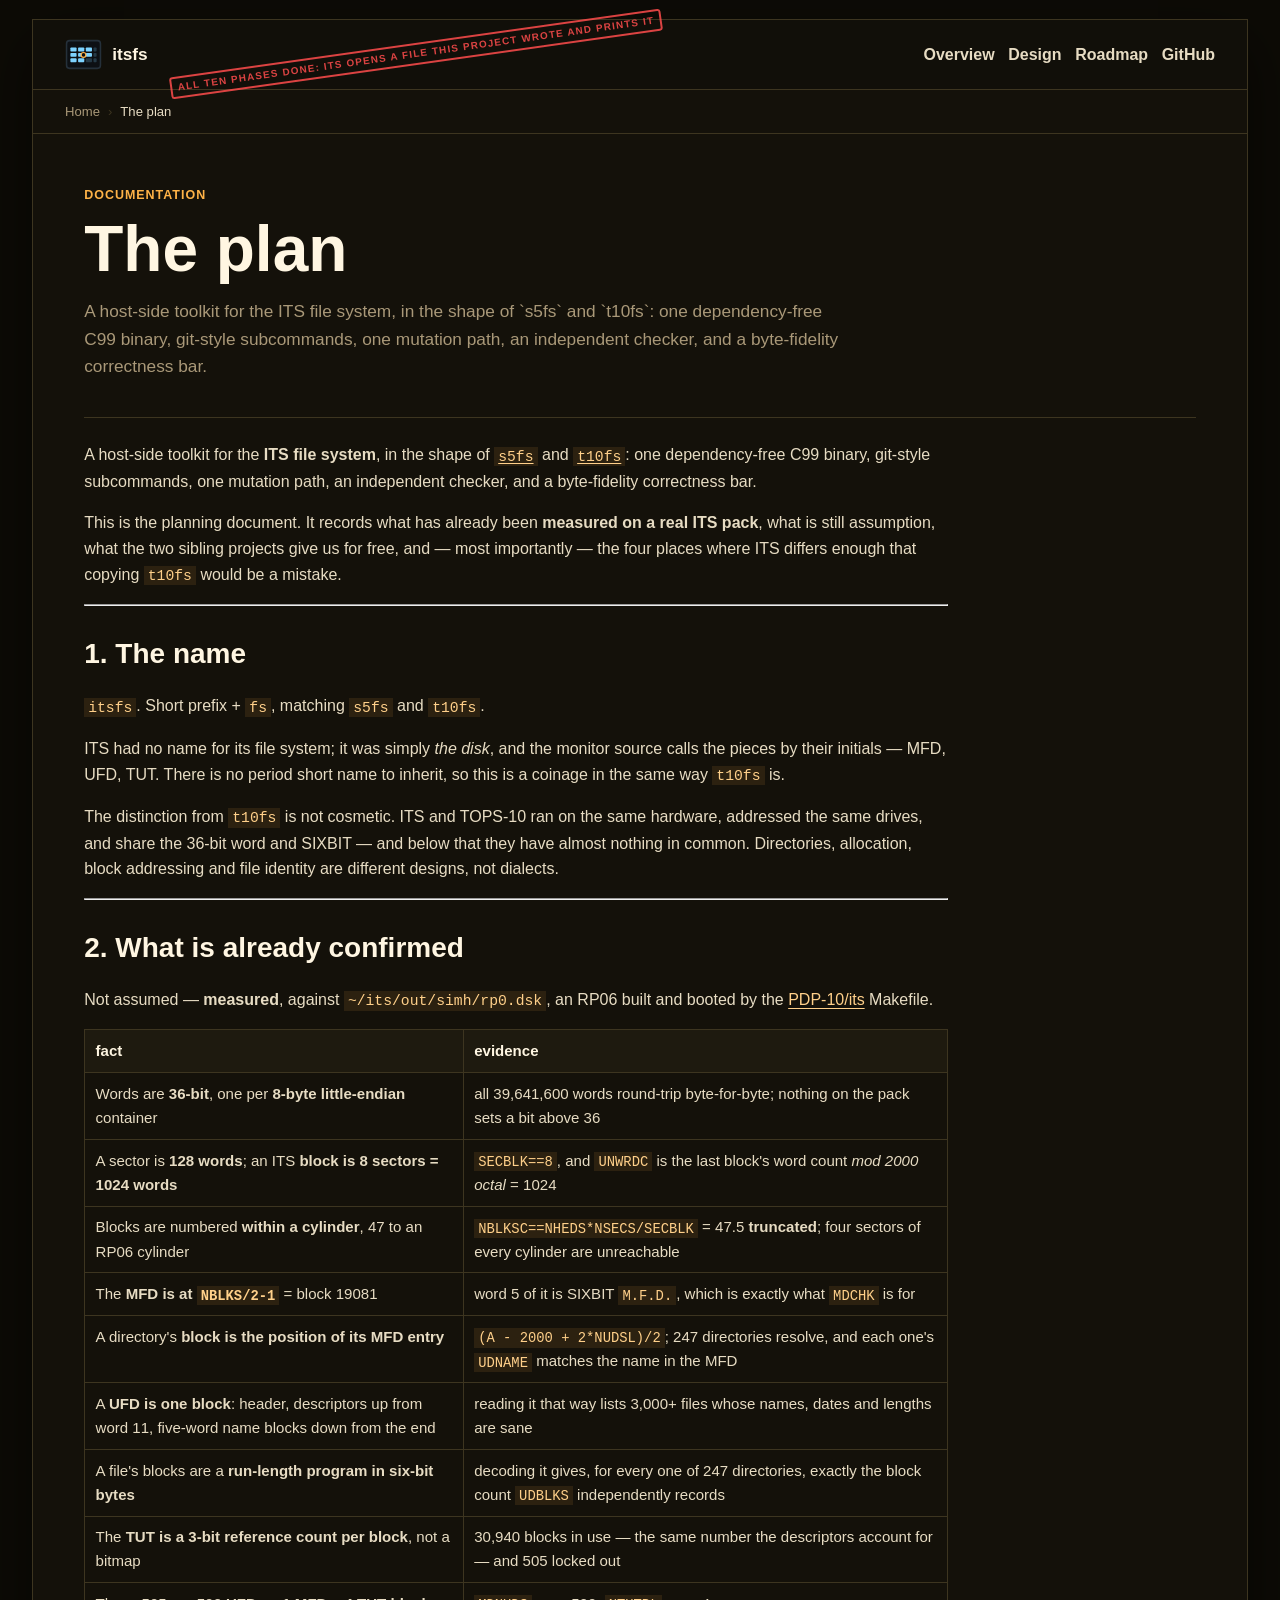
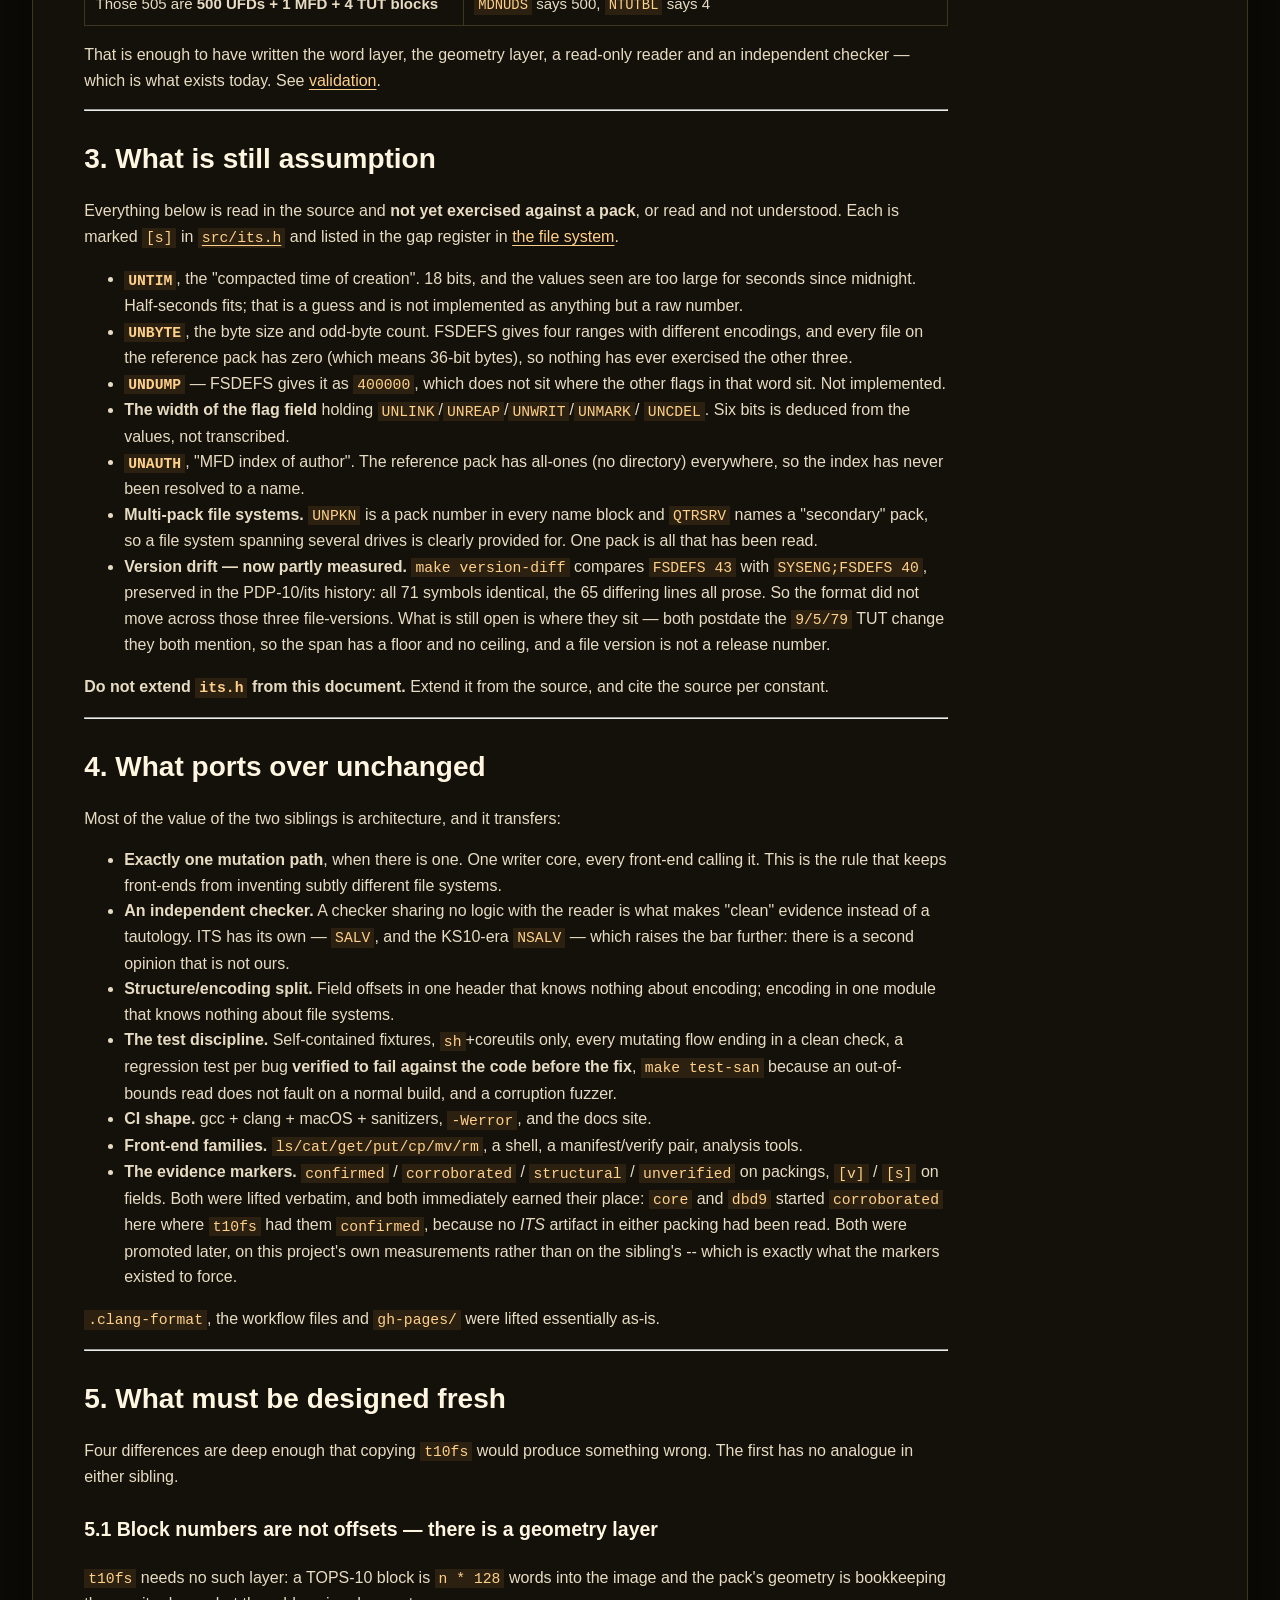
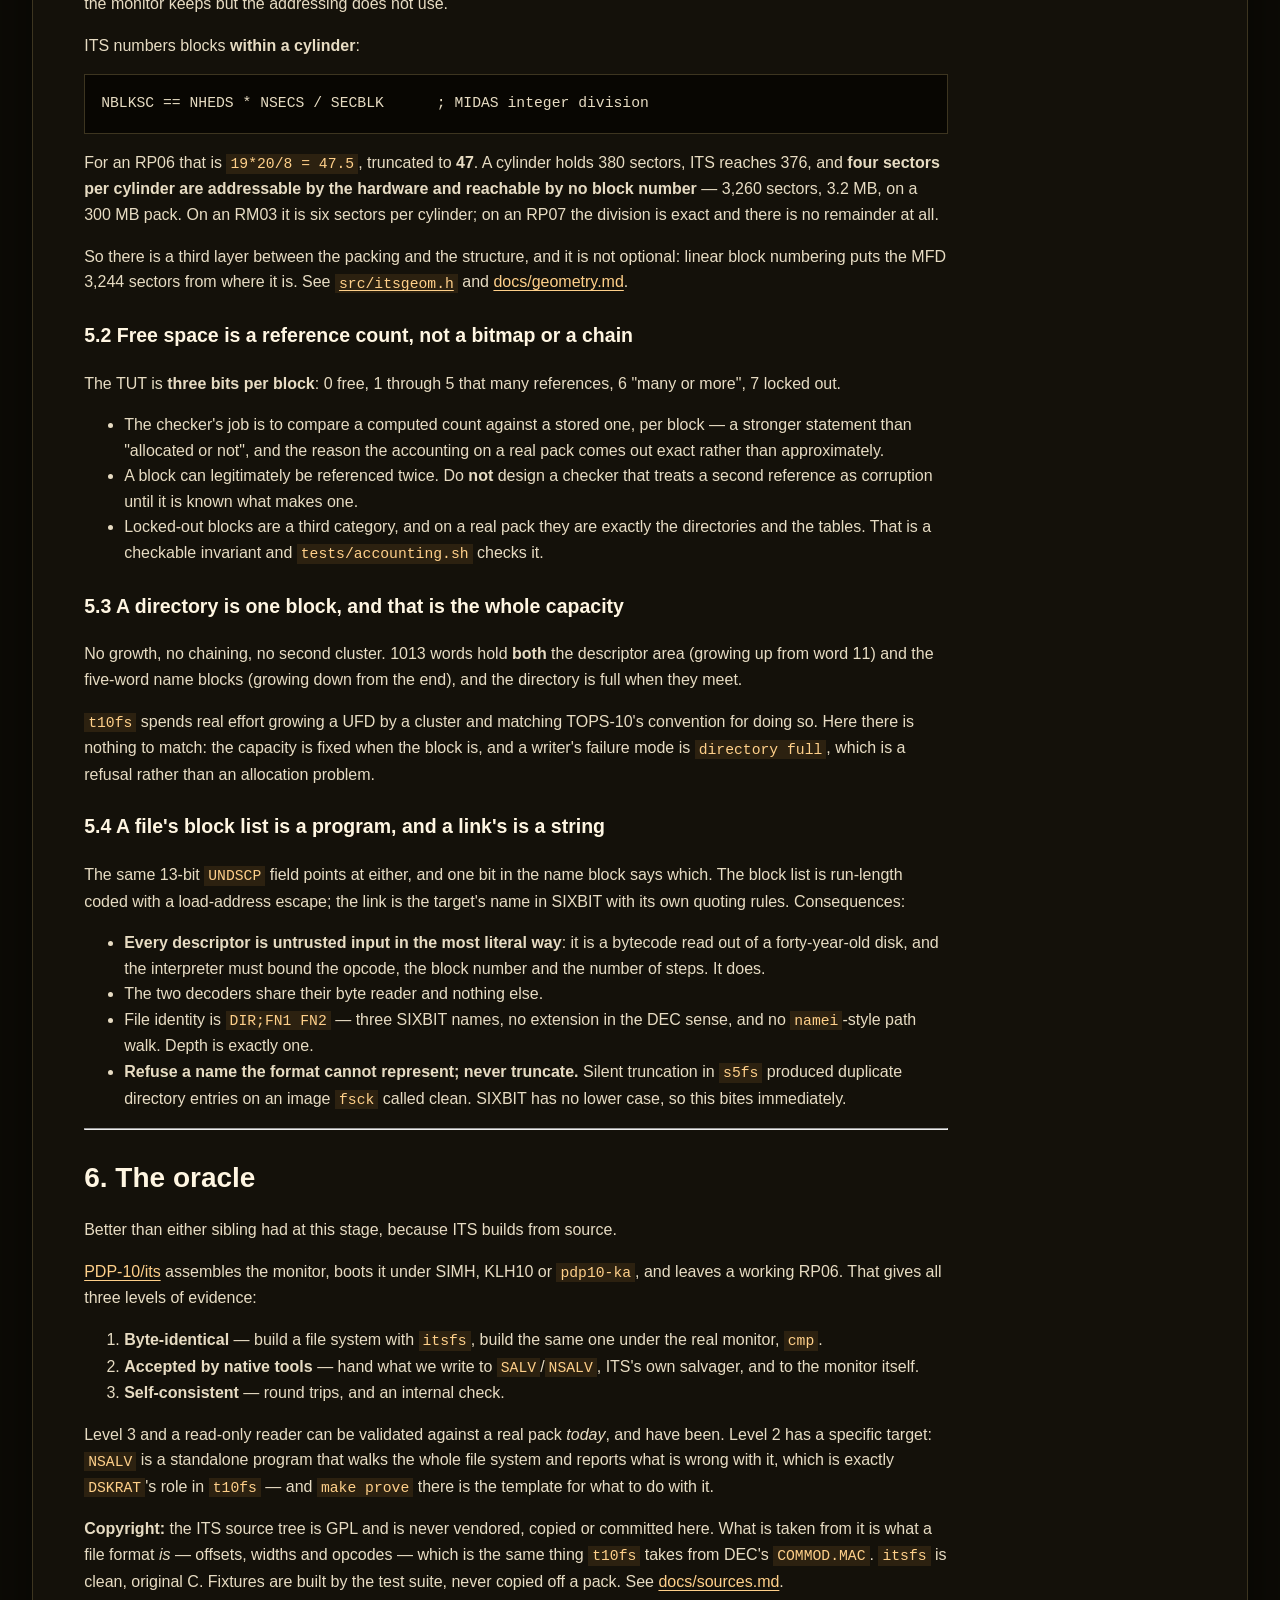
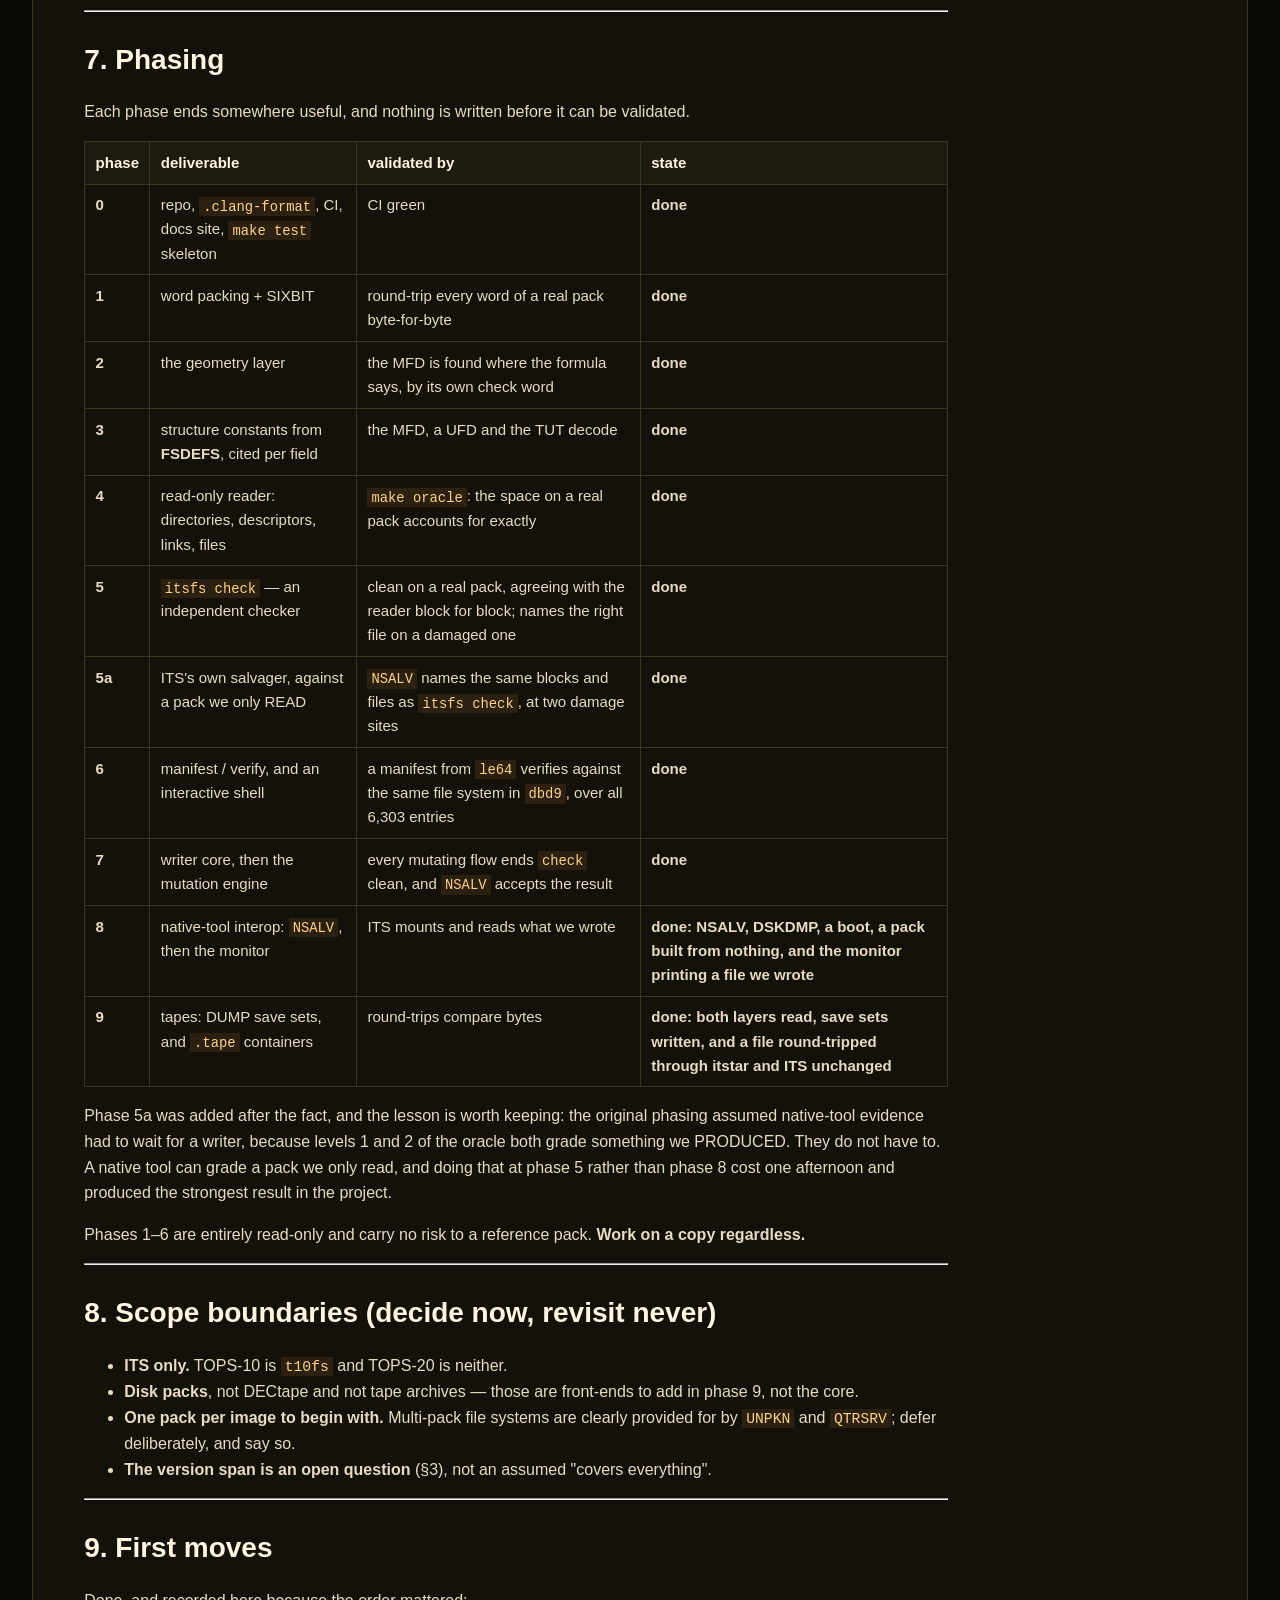
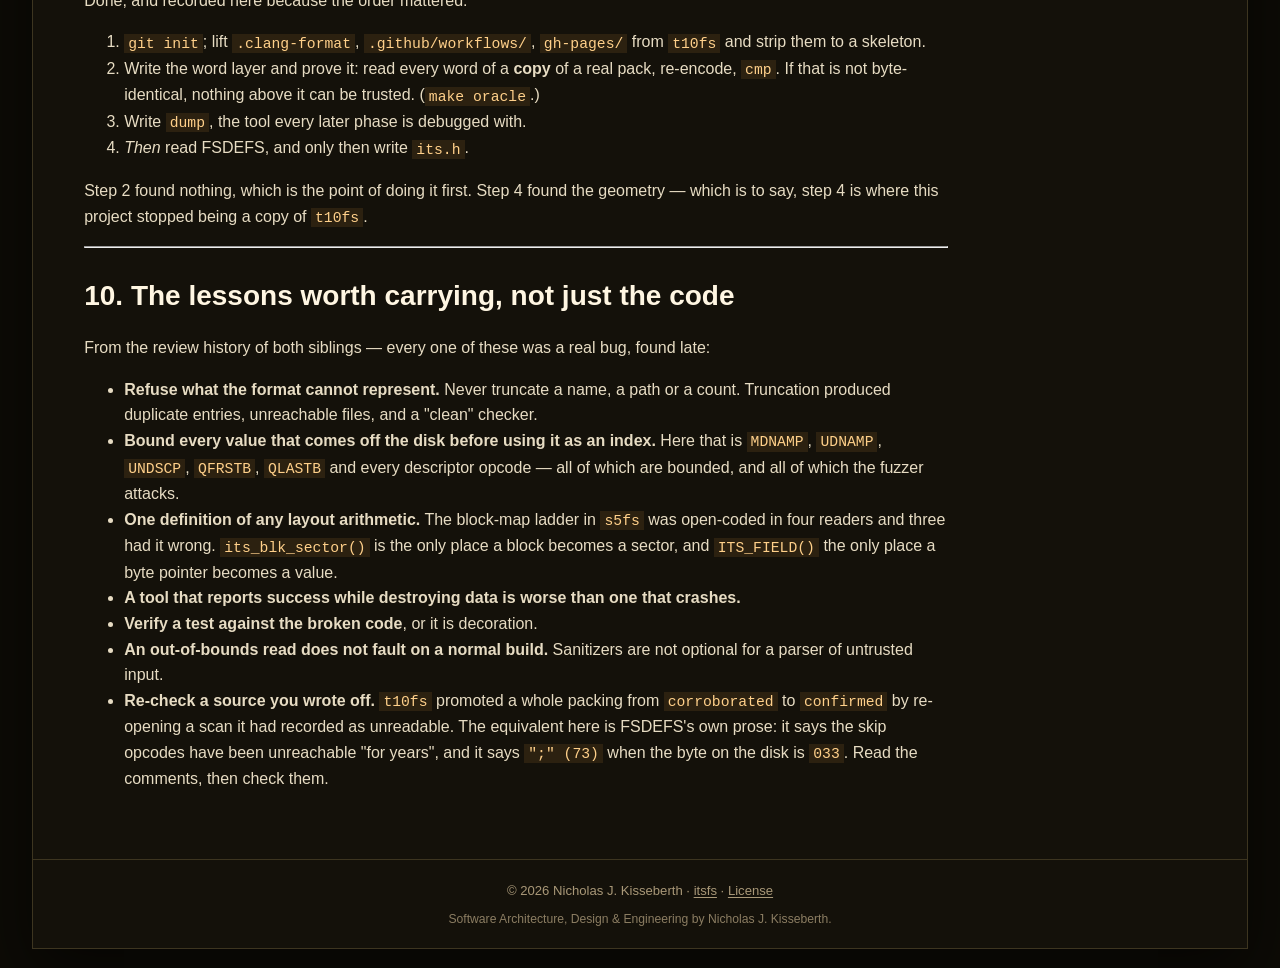
<file: gh-pages/public/plan/index.html>
<!doctype html>
<html lang="en">
<head>
  <meta charset="utf-8">
  <meta name="viewport" content="width=device-width, initial-scale=1">
  <title>The plan | itsfs</title>
  <meta name="description" content="A host-side toolkit for the ITS file system, in the shape of `s5fs` and `t10fs`: one dependency-free C99 binary, git-style subcommands, one mutation path, an independent checker, and a byte-fidelity correctness bar.">
  <link rel="stylesheet" href="../assets/site.css">
</head>
<body class="site-doc">
  <a class="skip-link" href="#main-content">Skip to main content</a>
  <div class="page-shell">
    <header class="site-header site-header--compact">
      <a class="brand" href="../index.html">
        <img class="brand__icon" src="../assets/logo-itsfs.svg" alt="" aria-hidden="true">
        <span class="brand__name">itsfs</span><span class="brand__badge">all ten phases done: ITS opens a file this project wrote and prints it</span>
      </a>
      <nav class="top-nav" aria-label="Primary">
        <a href="../overview/index.html">Overview</a>
        <a href="../design/index.html">Design</a>
        <a href="../roadmap/index.html">Roadmap</a>
        <a href="https://github.com/nyxcraft/itsfs">GitHub</a>
      </nav>
    </header>

    <nav class="breadcrumbs" aria-label="Breadcrumb">
      <a href="../index.html">Home</a>
      <span class="breadcrumbs__sep" aria-hidden="true">›</span>
      <span aria-current="page">The plan</span>
    </nav>

    <!-- Simple full-width page (no left rail, no section viewer) -- used for the long
         reference pages that read as one continuous document. -->
    <main id="main-content" class="page-main" tabindex="-1">
      <article class="docs-article">
        <header class="docs-article__header">
          <p class="eyebrow">Documentation</p>
          <h1>The plan</h1>
          <p class="docs-article__summary">A host-side toolkit for the ITS file system, in the shape of `s5fs` and `t10fs`: one dependency-free C99 binary, git-style subcommands, one mutation path, an independent checker, and a byte-fidelity correctness bar.</p>
        </header>
        <div class="prose">
<p>A host-side toolkit for the <strong>ITS file system</strong>, in the shape of
<a href="https://github.com/nyxcraft/s5fs"><code>s5fs</code></a> and
<a href="https://github.com/nyxcraft/t10fs"><code>t10fs</code></a>: one dependency-free C99 binary,
git-style subcommands, one mutation path, an independent checker, and a
byte-fidelity correctness bar.</p>
<p>This is the planning document. It records what has already been <strong>measured on a
real ITS pack</strong>, what is still assumption, what the two sibling projects give us
for free, and — most importantly — the four places where ITS differs enough that
copying <code>t10fs</code> would be a mistake.</p>
<hr />
<h2 id="1-the-name">1. The name</h2>
<p><code>itsfs</code>. Short prefix + <code>fs</code>, matching <code>s5fs</code> and <code>t10fs</code>.</p>
<p>ITS had no name for its file system; it was simply <em>the disk</em>, and the monitor
source calls the pieces by their initials — MFD, UFD, TUT. There is no period
short name to inherit, so this is a coinage in the same way <code>t10fs</code> is.</p>
<p>The distinction from <code>t10fs</code> is not cosmetic. ITS and TOPS-10 ran on the same
hardware, addressed the same drives, and share the 36-bit word and SIXBIT — and
below that they have almost nothing in common. Directories, allocation, block
addressing and file identity are different designs, not dialects.</p>
<hr />
<h2 id="2-what-is-already-confirmed">2. What is already confirmed</h2>
<p>Not assumed — <strong>measured</strong>, against <code>~/its/out/simh/rp0.dsk</code>, an RP06 built and
booted by the <a href="https://github.com/PDP-10/its">PDP-10/its</a> Makefile.</p>
<table>
<thead>
<tr>
<th>fact</th>
<th>evidence</th>
</tr>
</thead>
<tbody>
<tr>
<td>Words are <strong>36-bit</strong>, one per <strong>8-byte little-endian</strong> container</td>
<td>all 39,641,600 words round-trip byte-for-byte; nothing on the pack sets a bit above 36</td>
</tr>
<tr>
<td>A sector is <strong>128 words</strong>; an ITS <strong>block is 8 sectors = 1024 words</strong></td>
<td><code>SECBLK==8</code>, and <code>UNWRDC</code> is the last block's word count <em>mod 2000 octal</em> = 1024</td>
</tr>
<tr>
<td>Blocks are numbered <strong>within a cylinder</strong>, 47 to an RP06 cylinder</td>
<td><code>NBLKSC==NHEDS*NSECS/SECBLK</code> = 47.5 <strong>truncated</strong>; four sectors of every cylinder are unreachable</td>
</tr>
<tr>
<td>The <strong>MFD is at <code>NBLKS/2-1</code></strong> = block 19081</td>
<td>word 5 of it is SIXBIT <code>M.F.D.</code>, which is exactly what <code>MDCHK</code> is for</td>
</tr>
<tr>
<td>A directory's <strong>block is the position of its MFD entry</strong></td>
<td><code>(A - 2000 + 2*NUDSL)/2</code>; 247 directories resolve, and each one's <code>UDNAME</code> matches the name in the MFD</td>
</tr>
<tr>
<td>A <strong>UFD is one block</strong>: header, descriptors up from word 11, five-word name blocks down from the end</td>
<td>reading it that way lists 3,000+ files whose names, dates and lengths are sane</td>
</tr>
<tr>
<td>A file's blocks are a <strong>run-length program in six-bit bytes</strong></td>
<td>decoding it gives, for every one of 247 directories, exactly the block count <code>UDBLKS</code> independently records</td>
</tr>
<tr>
<td>The <strong>TUT is a 3-bit reference count per block</strong>, not a bitmap</td>
<td>30,940 blocks in use — the same number the descriptors account for — and 505 locked out</td>
</tr>
<tr>
<td>Those 505 are <strong>500 UFDs + 1 MFD + 4 TUT blocks</strong></td>
<td><code>MDNUDS</code> says 500, <code>NTUTBL</code> says 4</td>
</tr>
</tbody>
</table>
<p>That is enough to have written the word layer, the geometry layer, a read-only
reader and an independent checker — which is what exists today. See
<a href="../validation/index.html">validation</a>.</p>
<hr />
<h2 id="3-what-is-still-assumption">3. What is still assumption</h2>
<p>Everything below is read in the source and <strong>not yet exercised against a pack</strong>,
or read and not understood. Each is marked <code>[s]</code> in <a href="https://github.com/nyxcraft/itsfs/blob/main/src/its.h"><code>src/its.h</code></a> and
listed in the gap register in <a href="../filesystem/index.html">the file system</a>.</p>
<ul>
<li><strong><code>UNTIM</code></strong>, the &quot;compacted time of creation&quot;. 18 bits, and the values seen are
too large for seconds since midnight. Half-seconds fits; that is a guess and is
not implemented as anything but a raw number.</li>
<li><strong><code>UNBYTE</code></strong>, the byte size and odd-byte count. FSDEFS gives four ranges with
different encodings, and every file on the reference pack has zero (which means
36-bit bytes), so nothing has ever exercised the other three.</li>
<li><strong><code>UNDUMP</code></strong> — FSDEFS gives it as <code>400000</code>, which does not sit where the other
flags in that word sit. Not implemented.</li>
<li><strong>The width of the flag field</strong> holding <code>UNLINK</code>/<code>UNREAP</code>/<code>UNWRIT</code>/<code>UNMARK</code>/
<code>UNCDEL</code>. Six bits is deduced from the values, not transcribed.</li>
<li><strong><code>UNAUTH</code></strong>, &quot;MFD index of author&quot;. The reference pack has all-ones (no
directory) everywhere, so the index has never been resolved to a name.</li>
<li><strong>Multi-pack file systems.</strong> <code>UNPKN</code> is a pack number in every name block and
<code>QTRSRV</code> names a &quot;secondary&quot; pack, so a file system spanning several drives is
clearly provided for. One pack is all that has been read.</li>
<li><strong>Version drift — now partly measured.</strong> <code>make version-diff</code> compares <code>FSDEFS 43</code> with <code>SYSENG;FSDEFS 40</code>, preserved in the PDP-10/its history: all 71
symbols identical, the 65 differing lines all prose. So the format did not move
across those three file-versions. What is still open is where they sit — both
postdate the <code>9/5/79</code> TUT change they both mention, so the span has a floor and
no ceiling, and a file version is not a release number.</li>
</ul>
<p><strong>Do not extend <code>its.h</code> from this document.</strong> Extend it from the source, and cite
the source per constant.</p>
<hr />
<h2 id="4-what-ports-over-unchanged">4. What ports over unchanged</h2>
<p>Most of the value of the two siblings is architecture, and it transfers:</p>
<ul>
<li><strong>Exactly one mutation path</strong>, when there is one. One writer core, every
front-end calling it. This is the rule that keeps front-ends from inventing
subtly different file systems.</li>
<li><strong>An independent checker.</strong> A checker sharing no logic with the reader is what
makes &quot;clean&quot; evidence instead of a tautology. ITS has its own — <code>SALV</code>, and
the KS10-era <code>NSALV</code> — which raises the bar further: there is a second opinion
that is not ours.</li>
<li><strong>Structure/encoding split.</strong> Field offsets in one header that knows nothing
about encoding; encoding in one module that knows nothing about file systems.</li>
<li><strong>The test discipline.</strong> Self-contained fixtures, <code>sh</code>+coreutils only, every
mutating flow ending in a clean check, a regression test per bug <strong>verified to
fail against the code before the fix</strong>, <code>make test-san</code> because an
out-of-bounds read does not fault on a normal build, and a corruption fuzzer.</li>
<li><strong>CI shape.</strong> gcc + clang + macOS + sanitizers, <code>-Werror</code>, and the docs site.</li>
<li><strong>Front-end families.</strong> <code>ls/cat/get/put/cp/mv/rm</code>, a shell, a manifest/verify
pair, analysis tools.</li>
<li><strong>The evidence markers.</strong> <code>confirmed</code> / <code>corroborated</code> / <code>structural</code> /
<code>unverified</code> on packings, <code>[v]</code> / <code>[s]</code> on fields. Both were lifted verbatim,
and both immediately earned their place: <code>core</code> and <code>dbd9</code> started
<code>corroborated</code> here where <code>t10fs</code> had them <code>confirmed</code>, because no <em>ITS</em>
artifact in either packing had been read. Both were promoted later, on this
project's own measurements rather than on the sibling's -- which is exactly
what the markers existed to force.</li>
</ul>
<p><code>.clang-format</code>, the workflow files and <code>gh-pages/</code> were lifted essentially
as-is.</p>
<hr />
<h2 id="5-what-must-be-designed-fresh">5. What must be designed fresh</h2>
<p>Four differences are deep enough that copying <code>t10fs</code> would produce something
wrong. The first has no analogue in either sibling.</p>
<h3 id="51-block-numbers-are-not-offsets--there-is-a-geometry-layer">5.1 Block numbers are not offsets — there is a geometry layer</h3>
<p><code>t10fs</code> needs no such layer: a TOPS-10 block is <code>n * 128</code> words into the image
and the pack's geometry is bookkeeping the monitor keeps but the addressing does
not use.</p>
<p>ITS numbers blocks <strong>within a cylinder</strong>:</p>
<pre><code>NBLKSC == NHEDS * NSECS / SECBLK      ; MIDAS integer division
</code></pre>
<p>For an RP06 that is <code>19*20/8 = 47.5</code>, truncated to <strong>47</strong>. A cylinder holds 380
sectors, ITS reaches 376, and <strong>four sectors per cylinder are addressable by the
hardware and reachable by no block number</strong> — 3,260 sectors, 3.2 MB, on a 300 MB
pack. On an RM03 it is six sectors per cylinder; on an RP07 the division is exact
and there is no remainder at all.</p>
<p>So there is a third layer between the packing and the structure, and it is not
optional: linear block numbering puts the MFD 3,244 sectors from where it is.
See <a href="https://github.com/nyxcraft/itsfs/blob/main/src/itsgeom.h"><code>src/itsgeom.h</code></a> and <a href="../geometry/index.html">docs/geometry.md</a>.</p>
<h3 id="52-free-space-is-a-reference-count-not-a-bitmap-or-a-chain">5.2 Free space is a reference count, not a bitmap or a chain</h3>
<p>The TUT is <strong>three bits per block</strong>: 0 free, 1 through 5 that many references, 6
&quot;many or more&quot;, 7 locked out.</p>
<ul>
<li>The checker's job is to compare a computed count against a stored one, per
block — a stronger statement than &quot;allocated or not&quot;, and the reason the
accounting on a real pack comes out exact rather than approximately.</li>
<li>A block can legitimately be referenced twice. Do <strong>not</strong> design a checker that
treats a second reference as corruption until it is known what makes one.</li>
<li>Locked-out blocks are a third category, and on a real pack they are exactly the
directories and the tables. That is a checkable invariant and
<code>tests/accounting.sh</code> checks it.</li>
</ul>
<h3 id="53-a-directory-is-one-block-and-that-is-the-whole-capacity">5.3 A directory is one block, and that is the whole capacity</h3>
<p>No growth, no chaining, no second cluster. 1013 words hold <strong>both</strong> the
descriptor area (growing up from word 11) and the five-word name blocks (growing
down from the end), and the directory is full when they meet.</p>
<p><code>t10fs</code> spends real effort growing a UFD by a cluster and matching TOPS-10's
convention for doing so. Here there is nothing to match: the capacity is fixed
when the block is, and a writer's failure mode is <code>directory full</code>, which is a
refusal rather than an allocation problem.</p>
<h3 id="54-a-files-block-list-is-a-program-and-a-links-is-a-string">5.4 A file's block list is a program, and a link's is a string</h3>
<p>The same 13-bit <code>UNDSCP</code> field points at either, and one bit in the name block
says which. The block list is run-length coded with a load-address escape; the
link is the target's name in SIXBIT with its own quoting rules. Consequences:</p>
<ul>
<li><strong>Every descriptor is untrusted input in the most literal way</strong>: it is a
bytecode read out of a forty-year-old disk, and the interpreter must bound the
opcode, the block number and the number of steps. It does.</li>
<li>The two decoders share their byte reader and nothing else.</li>
<li>File identity is <code>DIR;FN1 FN2</code> — three SIXBIT names, no extension in the DEC
sense, and no <code>namei</code>-style path walk. Depth is exactly one.</li>
<li><strong>Refuse a name the format cannot represent; never truncate.</strong> Silent
truncation in <code>s5fs</code> produced duplicate directory entries on an image <code>fsck</code>
called clean. SIXBIT has no lower case, so this bites immediately.</li>
</ul>
<hr />
<h2 id="6-the-oracle">6. The oracle</h2>
<p>Better than either sibling had at this stage, because ITS builds from source.</p>
<p><a href="https://github.com/PDP-10/its">PDP-10/its</a> assembles the monitor, boots it under
SIMH, KLH10 or <code>pdp10-ka</code>, and leaves a working RP06. That gives all three levels
of evidence:</p>
<ol>
<li><strong>Byte-identical</strong> — build a file system with <code>itsfs</code>, build the same one under
the real monitor, <code>cmp</code>.</li>
<li><strong>Accepted by native tools</strong> — hand what we write to <code>SALV</code>/<code>NSALV</code>, ITS's own
salvager, and to the monitor itself.</li>
<li><strong>Self-consistent</strong> — round trips, and an internal check.</li>
</ol>
<p>Level 3 and a read-only reader can be validated against a real pack <em>today</em>, and
have been. Level 2 has a specific target: <code>NSALV</code> is a standalone program that
walks the whole file system and reports what is wrong with it, which is exactly
<code>DSKRAT</code>'s role in <code>t10fs</code> — and <code>make prove</code> there is the template for what to
do with it.</p>
<p><strong>Copyright:</strong> the ITS source tree is GPL and is never vendored, copied or
committed here. What is taken from it is what a file format <em>is</em> — offsets,
widths and opcodes — which is the same thing <code>t10fs</code> takes from DEC's
<code>COMMOD.MAC</code>. <code>itsfs</code> is clean, original C. Fixtures are built by the test suite,
never copied off a pack. See <a href="../sources/index.html">docs/sources.md</a>.</p>
<hr />
<h2 id="7-phasing">7. Phasing</h2>
<p>Each phase ends somewhere useful, and nothing is written before it can be
validated.</p>
<table>
<thead>
<tr>
<th>phase</th>
<th>deliverable</th>
<th>validated by</th>
<th>state</th>
</tr>
</thead>
<tbody>
<tr>
<td><strong>0</strong></td>
<td>repo, <code>.clang-format</code>, CI, docs site, <code>make test</code> skeleton</td>
<td>CI green</td>
<td><strong>done</strong></td>
</tr>
<tr>
<td><strong>1</strong></td>
<td>word packing + SIXBIT</td>
<td>round-trip every word of a real pack byte-for-byte</td>
<td><strong>done</strong></td>
</tr>
<tr>
<td><strong>2</strong></td>
<td>the geometry layer</td>
<td>the MFD is found where the formula says, by its own check word</td>
<td><strong>done</strong></td>
</tr>
<tr>
<td><strong>3</strong></td>
<td>structure constants from <strong>FSDEFS</strong>, cited per field</td>
<td>the MFD, a UFD and the TUT decode</td>
<td><strong>done</strong></td>
</tr>
<tr>
<td><strong>4</strong></td>
<td>read-only reader: directories, descriptors, links, files</td>
<td><code>make oracle</code>: the space on a real pack accounts for exactly</td>
<td><strong>done</strong></td>
</tr>
<tr>
<td><strong>5</strong></td>
<td><code>itsfs check</code> — an independent checker</td>
<td>clean on a real pack, agreeing with the reader block for block; names the right file on a damaged one</td>
<td><strong>done</strong></td>
</tr>
<tr>
<td><strong>5a</strong></td>
<td>ITS's own salvager, against a pack we only READ</td>
<td><code>NSALV</code> names the same blocks and files as <code>itsfs check</code>, at two damage sites</td>
<td><strong>done</strong></td>
</tr>
<tr>
<td><strong>6</strong></td>
<td>manifest / verify, and an interactive shell</td>
<td>a manifest from <code>le64</code> verifies against the same file system in <code>dbd9</code>, over all 6,303 entries</td>
<td><strong>done</strong></td>
</tr>
<tr>
<td><strong>7</strong></td>
<td>writer core, then the mutation engine</td>
<td>every mutating flow ends <code>check</code> clean, and <code>NSALV</code> accepts the result</td>
<td><strong>done</strong></td>
</tr>
<tr>
<td><strong>8</strong></td>
<td>native-tool interop: <code>NSALV</code>, then the monitor</td>
<td>ITS mounts and reads what we wrote</td>
<td><strong>done: NSALV, DSKDMP, a boot, a pack built from nothing, and the monitor printing a file we wrote</strong></td>
</tr>
<tr>
<td><strong>9</strong></td>
<td>tapes: DUMP save sets, and <code>.tape</code> containers</td>
<td>round-trips compare bytes</td>
<td><strong>done: both layers read, save sets written, and a file round-tripped through itstar and ITS unchanged</strong></td>
</tr>
</tbody>
</table>
<p>Phase 5a was added after the fact, and the lesson is worth keeping: the original
phasing assumed native-tool evidence had to wait for a writer, because levels 1
and 2 of the oracle both grade something we PRODUCED. They do not have to. A
native tool can grade a pack we only read, and doing that at phase 5 rather than
phase 8 cost one afternoon and produced the strongest result in the project.</p>
<p>Phases 1–6 are entirely read-only and carry no risk to a reference pack.
<strong>Work on a copy regardless.</strong></p>
<hr />
<h2 id="8-scope-boundaries-decide-now-revisit-never">8. Scope boundaries (decide now, revisit never)</h2>
<ul>
<li><strong>ITS only.</strong> TOPS-10 is <code>t10fs</code> and TOPS-20 is neither.</li>
<li><strong>Disk packs</strong>, not DECtape and not tape archives — those are front-ends to add
in phase 9, not the core.</li>
<li><strong>One pack per image to begin with.</strong> Multi-pack file systems are clearly
provided for by <code>UNPKN</code> and <code>QTRSRV</code>; defer deliberately, and say so.</li>
<li><strong>The version span is an open question</strong> (§3), not an assumed &quot;covers
everything&quot;.</li>
</ul>
<hr />
<h2 id="9-first-moves">9. First moves</h2>
<p>Done, and recorded here because the order mattered:</p>
<ol>
<li><code>git init</code>; lift <code>.clang-format</code>, <code>.github/workflows/</code>, <code>gh-pages/</code> from
<code>t10fs</code> and strip them to a skeleton.</li>
<li>Write the word layer and prove it: read every word of a <strong>copy</strong> of a real
pack, re-encode, <code>cmp</code>. If that is not byte-identical, nothing above it can be
trusted. (<code>make oracle</code>.)</li>
<li>Write <code>dump</code>, the tool every later phase is debugged with.</li>
<li><em>Then</em> read FSDEFS, and only then write <code>its.h</code>.</li>
</ol>
<p>Step 2 found nothing, which is the point of doing it first. Step 4 found the
geometry — which is to say, step 4 is where this project stopped being a copy of
<code>t10fs</code>.</p>
<hr />
<h2 id="10-the-lessons-worth-carrying-not-just-the-code">10. The lessons worth carrying, not just the code</h2>
<p>From the review history of both siblings — every one of these was a real bug,
found late:</p>
<ul>
<li><strong>Refuse what the format cannot represent.</strong> Never truncate a name, a path or a
count. Truncation produced duplicate entries, unreachable files, and a &quot;clean&quot;
checker.</li>
<li><strong>Bound every value that comes off the disk before using it as an index.</strong> Here
that is <code>MDNAMP</code>, <code>UDNAMP</code>, <code>UNDSCP</code>, <code>QFRSTB</code>, <code>QLASTB</code> and every descriptor
opcode — all of which are bounded, and all of which the fuzzer attacks.</li>
<li><strong>One definition of any layout arithmetic.</strong> The block-map ladder in <code>s5fs</code> was
open-coded in four readers and three had it wrong. <code>its_blk_sector()</code> is the
only place a block becomes a sector, and <code>ITS_FIELD()</code> the only place a byte
pointer becomes a value.</li>
<li><strong>A tool that reports success while destroying data is worse than one that
crashes.</strong></li>
<li><strong>Verify a test against the broken code</strong>, or it is decoration.</li>
<li><strong>An out-of-bounds read does not fault on a normal build.</strong> Sanitizers are not
optional for a parser of untrusted input.</li>
<li><strong>Re-check a source you wrote off.</strong> <code>t10fs</code> promoted a whole packing from
<code>corroborated</code> to <code>confirmed</code> by re-opening a scan it had recorded as
unreadable. The equivalent here is FSDEFS's own prose: it says the skip opcodes
have been unreachable &quot;for years&quot;, and it says <code>&quot;;&quot; (73)</code> when the byte on the
disk is <code>033</code>. Read the comments, then check them.</li>
</ul>

        </div>
      </article>
    </main>

    <footer class="site-footer">
      <p>© 2026 Nicholas J. Kisseberth · <a href="../index.html">itsfs</a> · <a href="https://github.com/nyxcraft/itsfs">License</a></p>
      <p class="site-footer__attr">Software Architecture, Design &amp; Engineering by Nicholas J. Kisseberth.</p>
    </footer>
  </div>
</body>
</html>
</file>
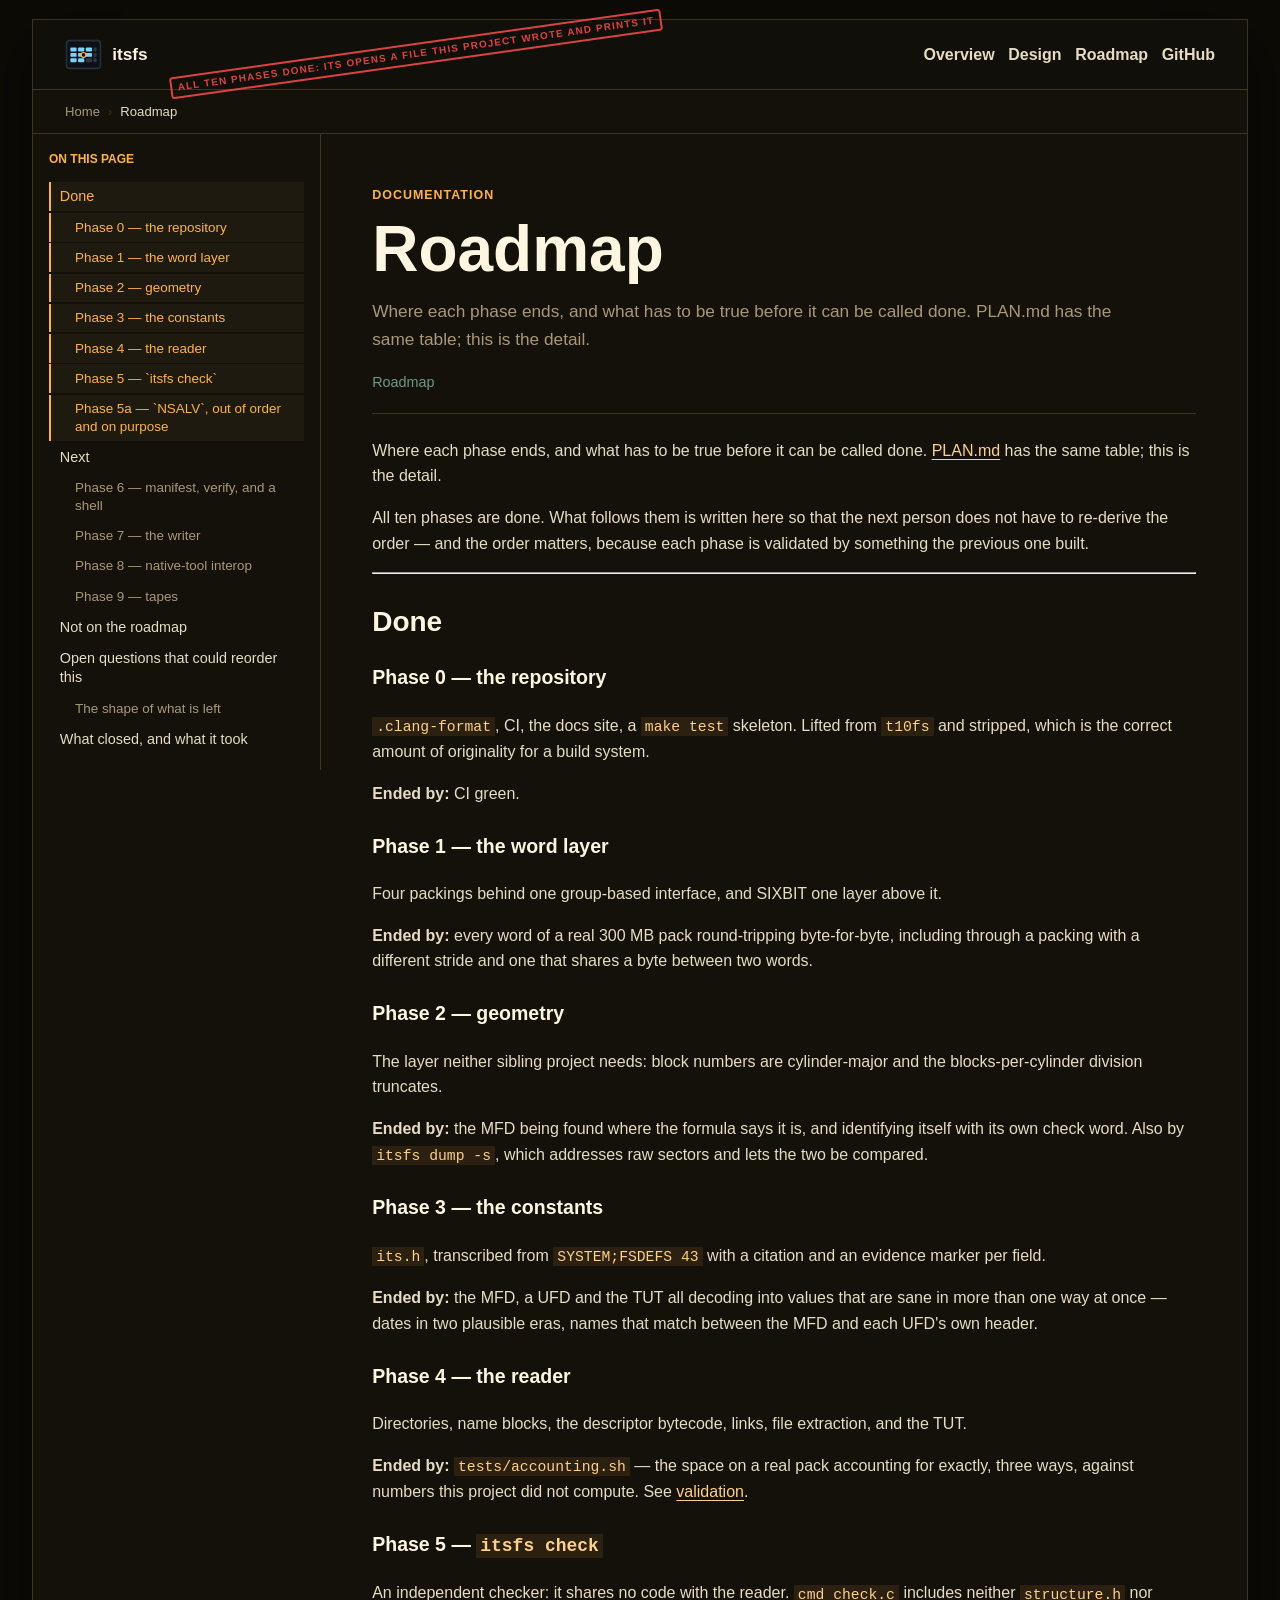
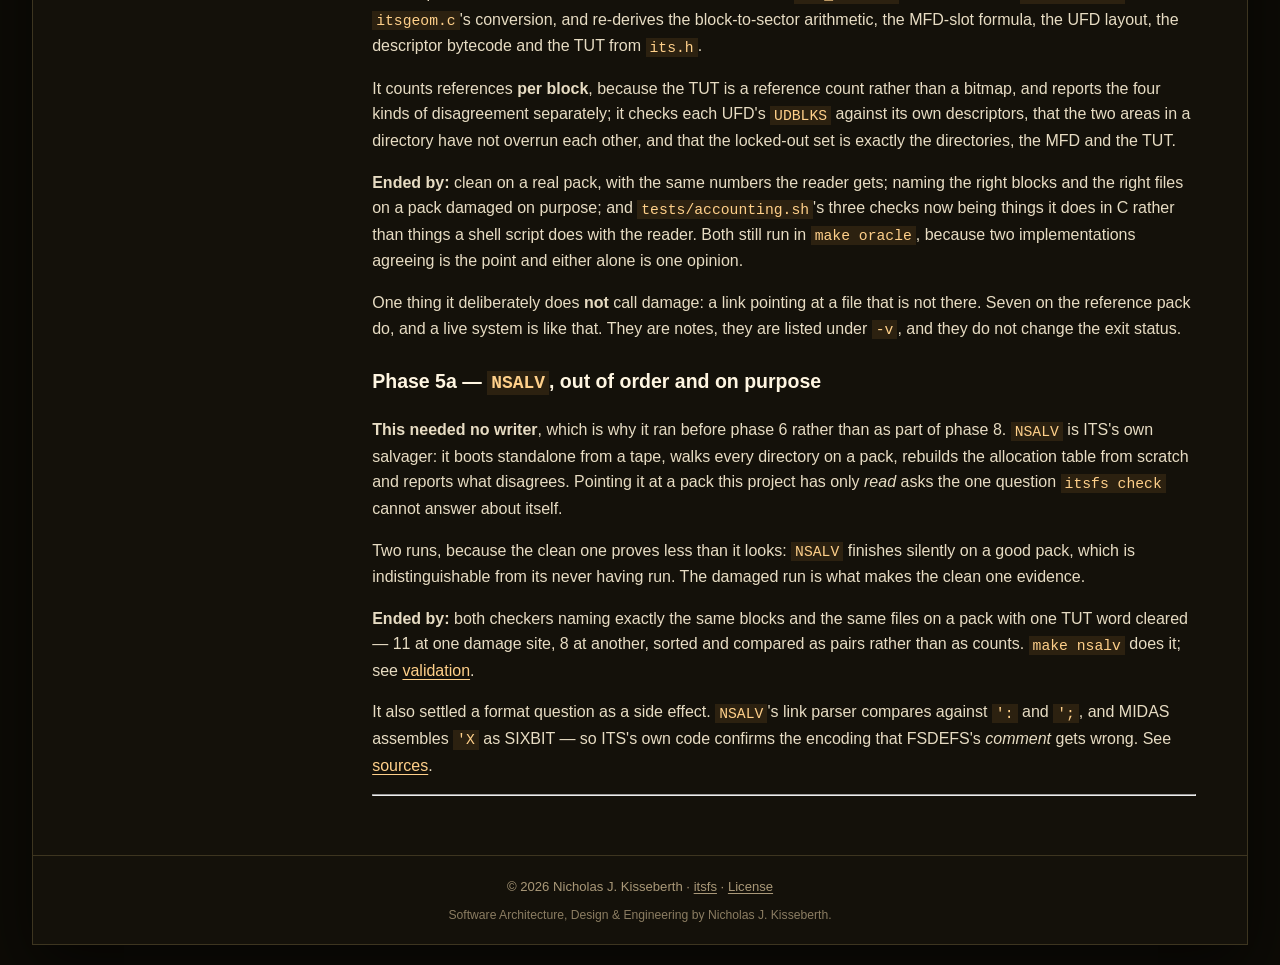
<file: gh-pages/public/roadmap/index.html>
<!doctype html>
<html lang="en">
<head>
  <meta charset="utf-8">
  <meta name="viewport" content="width=device-width, initial-scale=1">
  <title>Roadmap | itsfs</title>
  <meta name="description" content="Where each phase ends, and what has to be true before it can be called done. PLAN.md has the same table; this is the detail.">
  <link rel="stylesheet" href="../assets/site.css">
</head>
<body class="site-doc">
  <a class="skip-link" href="#main-content">Skip to main content</a>
  <div class="page-shell">
    <header class="site-header site-header--compact">
      <a class="brand" href="../index.html">
        <img class="brand__icon" src="../assets/logo-itsfs.svg" alt="" aria-hidden="true">
        <span class="brand__name">itsfs</span><span class="brand__badge">all ten phases done: ITS opens a file this project wrote and prints it</span>
      </a>
      <nav class="top-nav" aria-label="Primary">
        <a href="../overview/index.html">Overview</a>
        <a href="../design/index.html">Design</a>
        <a href="index.html">Roadmap</a>
        <a href="https://github.com/nyxcraft/itsfs">GitHub</a>
      </nav>
    </header>

    <nav class="breadcrumbs" aria-label="Breadcrumb">
      <a href="../index.html">Home</a>
      <span class="breadcrumbs__sep" aria-hidden="true">›</span>
      <span aria-current="page">Roadmap</span>
    </nav>

    <main id="main-content" class="docs-layout" tabindex="-1">
      <aside class="docs-sidebar">
        <p class="docs-sidebar__eyebrow">On this page</p>
        <nav class="section-nav" aria-label="On this page">
<ul class="section-nav__list">
<li><a class="section-nav__link section-nav__link--l2" href="#done">Done</a></li>
<li><a class="section-nav__link section-nav__link--l3" href="#phase-0--the-repository">Phase 0 — the repository</a></li>
<li><a class="section-nav__link section-nav__link--l3" href="#phase-1--the-word-layer">Phase 1 — the word layer</a></li>
<li><a class="section-nav__link section-nav__link--l3" href="#phase-2--geometry">Phase 2 — geometry</a></li>
<li><a class="section-nav__link section-nav__link--l3" href="#phase-3--the-constants">Phase 3 — the constants</a></li>
<li><a class="section-nav__link section-nav__link--l3" href="#phase-4--the-reader">Phase 4 — the reader</a></li>
<li><a class="section-nav__link section-nav__link--l3" href="#phase-5--itsfs-check">Phase 5 — `itsfs check`</a></li>
<li><a class="section-nav__link section-nav__link--l3" href="#phase-5a--nsalv-out-of-order-and-on-purpose">Phase 5a — `NSALV`, out of order and on purpose</a></li>
<li><a class="section-nav__link section-nav__link--l2" href="#next">Next</a></li>
<li><a class="section-nav__link section-nav__link--l3" href="#phase-6--manifest-verify-and-a-shell">Phase 6 — manifest, verify, and a shell</a></li>
<li><a class="section-nav__link section-nav__link--l3" href="#phase-7--the-writer">Phase 7 — the writer</a></li>
<li><a class="section-nav__link section-nav__link--l3" href="#phase-8--native-tool-interop">Phase 8 — native-tool interop</a></li>
<li><a class="section-nav__link section-nav__link--l3" href="#phase-9--tapes">Phase 9 — tapes</a></li>
<li><a class="section-nav__link section-nav__link--l2" href="#not-on-the-roadmap">Not on the roadmap</a></li>
<li><a class="section-nav__link section-nav__link--l2" href="#open-questions-that-could-reorder-this">Open questions that could reorder this</a></li>
<li><a class="section-nav__link section-nav__link--l3" href="#the-shape-of-what-is-left">The shape of what is left</a></li>
<li><a class="section-nav__link section-nav__link--l2" href="#what-closed-and-what-it-took">What closed, and what it took</a></li>
</ul>
        </nav>
      </aside>

      <article class="docs-article">
        <header class="docs-article__header">
          <p class="eyebrow">Documentation</p>
          <h1>Roadmap</h1>
          <p class="docs-article__summary">Where each phase ends, and what has to be true before it can be called done. PLAN.md has the same table; this is the detail.</p>
          <p class="docs-article__source">Roadmap</p>
        </header>
        <div class="prose">
<p>Where each phase ends, and what has to be true before it can be called done.
<a href="../plan/index.html">PLAN.md</a> has the same table; this is the detail.</p>
<p>All ten phases are done. What follows them is written here so that the next person
does not have to re-derive the order — and the order matters, because each phase
is validated by something the previous one built.</p>
<hr />
<h2 id="done">Done</h2>
<h3 id="phase-0--the-repository">Phase 0 — the repository</h3>
<p><code>.clang-format</code>, CI, the docs site, a <code>make test</code> skeleton. Lifted from <code>t10fs</code>
and stripped, which is the correct amount of originality for a build system.</p>
<p><strong>Ended by:</strong> CI green.</p>
<h3 id="phase-1--the-word-layer">Phase 1 — the word layer</h3>
<p>Four packings behind one group-based interface, and SIXBIT one layer above it.</p>
<p><strong>Ended by:</strong> every word of a real 300 MB pack round-tripping byte-for-byte,
including through a packing with a different stride and one that shares a byte
between two words.</p>
<h3 id="phase-2--geometry">Phase 2 — geometry</h3>
<p>The layer neither sibling project needs: block numbers are cylinder-major and the
blocks-per-cylinder division truncates.</p>
<p><strong>Ended by:</strong> the MFD being found where the formula says it is, and identifying
itself with its own check word. Also by <code>itsfs dump -s</code>, which addresses raw
sectors and lets the two be compared.</p>
<h3 id="phase-3--the-constants">Phase 3 — the constants</h3>
<p><code>its.h</code>, transcribed from <code>SYSTEM;FSDEFS 43</code> with a citation and an evidence
marker per field.</p>
<p><strong>Ended by:</strong> the MFD, a UFD and the TUT all decoding into values that are sane
in more than one way at once — dates in two plausible eras, names that match
between the MFD and each UFD's own header.</p>
<h3 id="phase-4--the-reader">Phase 4 — the reader</h3>
<p>Directories, name blocks, the descriptor bytecode, links, file extraction, and
the TUT.</p>
<p><strong>Ended by:</strong> <code>tests/accounting.sh</code> — the space on a real pack accounting for
exactly, three ways, against numbers this project did not compute. See
<a href="../validation/index.html#level-3b--the-space-on-a-real-pack-accounts-for-exactly">validation</a>.</p>
<h3 id="phase-5--itsfs-check">Phase 5 — <code>itsfs check</code></h3>
<p>An independent checker: it shares no code with the reader. <code>cmd_check.c</code>
includes neither <code>structure.h</code> nor <code>itsgeom.c</code>'s conversion, and re-derives the
block-to-sector arithmetic, the MFD-slot formula, the UFD layout, the descriptor
bytecode and the TUT from <code>its.h</code>.</p>
<p>It counts references <strong>per block</strong>, because the TUT is a reference count rather
than a bitmap, and reports the four kinds of disagreement separately; it checks
each UFD's <code>UDBLKS</code> against its own descriptors, that the two areas in a
directory have not overrun each other, and that the locked-out set is exactly
the directories, the MFD and the TUT.</p>
<p><strong>Ended by:</strong> clean on a real pack, with the same numbers the reader gets;
naming the right blocks and the right files on a pack damaged on purpose; and
<code>tests/accounting.sh</code>'s three checks now being things it does in C rather than
things a shell script does with the reader. Both still run in <code>make oracle</code>,
because two implementations agreeing is the point and either alone is one
opinion.</p>
<p>One thing it deliberately does <strong>not</strong> call damage: a link pointing at a file
that is not there. Seven on the reference pack do, and a live system is like
that. They are notes, they are listed under <code>-v</code>, and they do not change the
exit status.</p>
<h3 id="phase-5a--nsalv-out-of-order-and-on-purpose">Phase 5a — <code>NSALV</code>, out of order and on purpose</h3>
<p><strong>This needed no writer</strong>, which is why it ran before phase 6 rather than as part
of phase 8. <code>NSALV</code> is ITS's own salvager: it boots standalone from a tape, walks
every directory on a pack, rebuilds the allocation table from scratch and reports
what disagrees. Pointing it at a pack this project has only <em>read</em> asks the one
question <code>itsfs check</code> cannot answer about itself.</p>
<p>Two runs, because the clean one proves less than it looks: <code>NSALV</code> finishes
silently on a good pack, which is indistinguishable from its never having run.
The damaged run is what makes the clean one evidence.</p>
<p><strong>Ended by:</strong> both checkers naming exactly the same blocks and the same files on
a pack with one TUT word cleared — 11 at one damage site, 8 at another, sorted
and compared as pairs rather than as counts. <code>make nsalv</code> does it; see
<a href="../validation/index.html#a-second-opinion-that-is-not-ours">validation</a>.</p>
<p>It also settled a format question as a side effect. <code>NSALV</code>'s link parser
compares against <code>':</code> and <code>';</code>, and MIDAS assembles <code>'X</code> as SIXBIT — so ITS's own
code confirms the encoding that FSDEFS's <em>comment</em> gets wrong. See
<a href="../sources/index.html#two-traps">sources</a>.</p>
<hr />
<h2 id="next">Next</h2>
<h3 id="phase-6--manifest-verify-and-a-shell">Phase 6 — manifest, verify, and a shell</h3>
<p><code>manifest</code> fingerprints a pack — one line per directory, file and link, with a
checksum over <strong>words</strong> rather than bytes. <code>verify</code> diffs a pack against one. The
shell keeps the image path and the current directory so that exploring is three
short lines rather than three long ones.</p>
<p><strong>Ended by:</strong> a manifest taken from the reference pack in <code>le64</code> verifying clean
against the same file system in <code>dbd9</code>, over all 6,303 entries — two images
sharing no byte boundary and no differing word. And by the inverse: one flipped
bit in 39.6 million words reported by file name. See
<a href="../validation/index.html#the-fingerprint-is-of-the-file-system-not-of-the-container">validation</a>.</p>
<p>The shell is read-only and has no <code>-w</code>, because there is nothing to guard yet.
Its prompt says <code>(ro)</code> so that the day there is a writer, the difference is
visible rather than assumed.</p>
<p>One thing worth recording from building it: <code>blocks</code> prints runs rather than
block numbers, and that turned out to matter. 5,431 of the reference pack's 5,650
files are a single run — a fresh build writes sequentially — but 219 are not, and
one is 59 runs. A display that printed 1,904 numbers would have hidden that.</p>
<h3 id="phase-7--the-writer">Phase 7 — the writer</h3>
<p>One file, one mutation path, every front end calling it. <code>put</code> and <code>del</code> exist;
<code>mkdir</code> and <code>mkfs</code> do not yet.</p>
<p><strong>Ended by:</strong> <code>NSALV</code> accepting a file system this project wrote — level 2 in the
oracle's own terms, and the first time anything here has been graded by ITS
rather than compared with it. See
<a href="../validation/index.html#level-2--itss-own-salvager-accepts-what-the-writer-produced">validation</a>.</p>
<p>The two ITS-specific things it had to get right, neither of which has an
analogue in <code>t10fs</code>:</p>
<ul>
<li><strong>A directory is one block, so it can be full</strong>, and full is a refusal rather
than an allocation problem — there is no way to grow a UFD. The message names
the two numbers that met.</li>
<li><strong>The TUT is a reference count</strong>, so a block at <code>TUTMNY</code> (&quot;many or more&quot;)
cannot be decremented correctly by anybody. <code>del</code> refuses it by name rather
than guessing.</li>
</ul>
<p>And one that was not on the list: <strong>the name area is sorted</strong>, and a writer that
appended would produce a directory ITS's own lookup walks wrongly. That was
found by measuring the reference pack rather than by reading the source, and it
is why <code>put</code> inserts and shifts.</p>
<h3 id="phase-8--native-tool-interop">Phase 8 — native-tool interop</h3>
<p>Everything here exists:</p>
<ul>
<li>
<p><strong><code>NSALV</code> accepts a pack we wrote</strong> (phase 7, <code>make nsalv</code>).</p>
</li>
<li>
<p><strong><code>DSKDMP</code> lists our file</strong>, with its own reader — a third implementation,
sharing nothing with the monitor or with <code>NSALV</code> — and the listing is still in
sorted order, which is what catches a writer that appended (<code>make interop</code>).</p>
</li>
<li>
<p><strong><code>mkdir</code> exists, and DSKDMP reads what it makes.</strong> The MFD entry's position is
the address of the directory's block, with no pointer to check it against, so
a third implementation resolving it is the only way to know it is right.</p>
</li>
<li>
<p><strong>ITS boots on a pack we wrote</strong>, running its startup salvage over every
directory on the way (<code>make interop</code>).</p>
</li>
<li>
<p><strong>The monitor opens the file and prints it</strong>, which was the last thing here
and took the longest. The obstacle was never the file system: the finished
system auto-starts the job <code>SYS;ATSIGN DRAGON</code> names, and that job owns the
console — while it is there <code>^Z</code> produces nothing at all. <code>itsfs del</code> removes
it, which is a pleasing shape for the last step: the project's own writer
clearing the way for its own reader to be graded. See
<a href="../validation/index.html#level-2-completely--the-monitor-opens-the-file-and-prints-it">validation</a>.</p>
</li>
<li>
<p><strong><code>mkfs</code> exists</strong>, and both NSALV and DSKDMP accept a pack built from nothing
(<code>make mkfs-test</code>). It writes a file system rather than a bootable pack, so
both are booted from tape; see
<a href="../validation/index.html#a-file-system-with-no-its-in-it">validation</a>.</p>
</li>
</ul>
<p><strong>Ended by:</strong> <code>make interop</code> — five stages, from <code>itsfs put</code> to <code>:print</code> on an
ITS console.</p>
<h3 id="phase-9--tapes">Phase 9 — tapes</h3>
<p><code>itsfs tape</code> reads the SIMH <code>.tap</code> container: records with their lengths on both
sides, tape marks, end of medium. It checks the two lengths against each other,
which is the one thing the format itself lets a reader notice, and <code>-x</code> extracts
each file as 36-bit words.</p>
<p><strong>Ended by:</strong> <code>make tape-test</code> — the salvager tape's two files extracted and
re-encoded to the host originals byte for byte, and <code>core</code> promoted from
<code>corroborated</code> to <code>confirmed</code> on the strength of finding three strings in the
image that this project has watched NSALV print. See
<a href="../word-packing/index.html#how-core-was-confirmed">word packing</a>.</p>
<p><strong>And the archive layer over it.</strong> <code>itsfs saveset</code> reads a DUMP save set:
volume header, a header per file, data to a tape mark. Graded against <code>itstar</code>,
which reads these for the PDP-10/its project — 3,795 entries on a 91 MB tape,
name for name and in the same order. It caught a real bug doing it; see
<a href="../validation/index.html#save-sets-against-itstar">validation</a>.</p>
<p><strong>And writing one.</strong> <code>itsfs save</code> writes a save set from files on a pack, and
itstar reads it, extracts it, and returns the host file ITS was originally given
— byte-identical, with its date and its link intact. See
<a href="../validation/index.html#a-round-trip-through-two-implementations-and-an-operating-system">validation</a>.</p>
<p>Writing follows itstar's own shape, which is not the obvious one: words are
appended to a record buffer and flushed when it fills, so a header shares a
record with the data after it. itstar's <code>save</code> has the flush after the header
commented out on purpose. Writing one structure per record would be tidier and
would produce a tape unlike any ITS made.</p>
<hr />
<h2 id="not-on-the-roadmap">Not on the roadmap</h2>
<ul>
<li><strong>Repair.</strong> A checker that can also fix things is two programs, and the second
is written after the first is trusted.</li>
<li><strong>FUSE, or any kind of mount.</strong> <code>tools/mldev</code> in the ITS tree mounts an ITS file
system over the <em>network</em> protocol; that is a different problem and it is
already solved.</li>
<li><strong>DECtape.</strong></li>
<li><strong>Anything that is not ITS.</strong></li>
</ul>
<h2 id="open-questions-that-could-reorder-this">Open questions that could reorder this</h2>
<ul>
<li><strong>A pack recovered from MIT</strong> would be worth more than any two phases here, and
would immediately exercise <code>UNBYTE</code> encodings that nothing has written since the
1980s. If one turns up, read it before writing anything.</li>
<li><s><strong>A KLH10-built ITS pack</strong> would promote <code>dbd9</code></s> — <strong>settled</strong>, and not the
way this bullet expected. It said a full <code>make EMULATOR=klh10</code> was required
because &quot;the shortcut of repacking an existing pack and pointing KLH10's DSKDMP
at it does not work&quot;. The shortcut works fine; what did not work was a KLH10
missing its <code>dprpxx</code> device process, which had left it running with no disk at
all. Building KLH10 also turned out to ship <code>vdkfmt</code>, its own format converter,
so the first half needed no emulator run at all. <code>make klh10</code> compares the
bytes; <code>make interop-klh10</code> boots ITS on one. The story is in
<a href="../word-packing/index.html#the-attempt-that-failed-and-why--which-took-two-goes-to-get-right">word packing</a>.</li>
<li><strong>A <code>FSDEFS</code> from before September 1979.</strong> <code>make version-diff</code> already compares
versions 40 and 43 and finds all 71 symbols identical, but both postdate the
TUT format change both of them mention, so the span this reader covers has a
floor and no ceiling. A pre-1979 one would be the interesting artifact.</li>
<li><strong>A multi-pack file system.</strong> <code>UNPKN</code> and <code>QTRSRV</code> are read and ignored today.
<code>t10fs</code> found two real bugs the first time it met a genuinely multi-unit
structure. ITS's own note on it, <code>doc/sysdoc/adding.packs</code>, is short enough to
quote in full effect: <em>&quot;Change the configuration in SALV or NSALV. <code>FIRSPK</code> and
<code>LASTPK</code> defines the range of packs… Change the definition of <code>NQS</code> in ITS…
Run <code>MARK</code> in SALV to mark the packs. Use <code>UCOP</code> in SALV to update the MFD and
UFDs on the fresh pack with information from a pack already in use.&quot;</em> So the
pack count is fixed when ITS and the salvager are <strong>assembled</strong>, and a
multi-pack file system needs its own build of both — and <code>UCOP</code> says the MFD
and the UFDs are propagated to the new pack rather than shared, which is a
structural fact worth having before writing any of it.</li>
</ul>
<h3 id="the-shape-of-what-is-left">The shape of what is left</h3>
<p>Two of these are blocked by the same thing, and it is worth naming: <strong>ITS's
configuration is compiled in, not read at run time.</strong> The salvager's drive
(<code>IFCE MCHN,…,[ … RM03P==1</code>) and the pack count (<code>FIRSPK</code>, <code>LASTPK</code>, <code>NQS</code>) are
both assembly-time, so exercising either against ITS means building a different
ITS — which changes the reference environment every other test here depends on.
Neither is a file-system problem, and neither is hard; both are a day of build
plumbing rather than an afternoon of reading.</p>
<p>The other three need artifacts nobody here can produce: a pack recovered from
MIT, a pre-1979 <code>FSDEFS</code>, and the KS10 front-end file system. MIT's Tapes of Tech
Square collection holds real ITS backup tapes, but its published output is
<em>extracted files</em> — the raw images stay in the archive.</p>
<ul>
<li><strong>An <code>RM03</code>-assembled salvager.</strong> <code>mkfs</code> builds an RM03 and <code>make mkfs-test ITS_DRIVE=rm03</code> checks its arithmetic, but ITS cannot grade one: <code>NSALV</code> picks
its drive when it is <em>assembled</em> (<code>IFCE MCHN,PM,[ … RM03P==1</code>), so the tape
here grades RP06 and nothing else. A second geometry graded by ITS would be a
real strengthening of the one layer with no check word — it is the only drive
where blocks-per-cylinder truncates differently (18 from 18.75, against the
RP06's 47 from 47.5).</li>
<li><strong>The front-end file system</strong> — and it <em>is</em> this format, which is a correction
to what this entry used to say. <code>.;.FEFS. PK0000</code> is an ordinary ITS file, 9
blocks in the directory named <code>.</code>, and <code>get -w</code>/<code>put -w</code> move it already. The
emulator supplies the bootstrap, so the console path is not in the way: SIMH's
ROM reads the home block, follows word <code>0103</code> to a page of the FE file, follows
word 4 of that to another, and jumps into it — a chain traced end to end on the
reference pack. The home block is quoted from <code>NSALV</code>'s <code>FESET</code>. What is not
known is the FE file's <em>interior</em>: its pointers are absolute disk addresses, so
a copy that lands on different blocks needs them rewritten, and nothing here
knows how many there are. See
<a href="../validation/index.html#what-is-not-established">validation</a>.</li>
</ul>
<h2 id="what-closed-and-what-it-took">What closed, and what it took</h2>
<p>Worth recording, because the pattern is more useful than the list. Of everything
settled after the ten phases, <strong>none of it needed a new idea about the format</strong>.
Every one came from making ITS produce an artifact and comparing:</p>
<table>
<thead>
<tr>
<th>was open</th>
<th>what closed it</th>
</tr>
</thead>
<tbody>
<tr>
<td><code>dbd9</code> unconfirmed</td>
<td>KLH10's own <code>vdkfmt</code>, which the build ships — no emulator run at all</td>
</tr>
<tr>
<td>one emulator</td>
<td>KLH10 boots ITS on a <code>dbd9</code> pack and prints our file</td>
</tr>
<tr>
<td>no tape compared with one ITS wrote</td>
<td><code>:dump</code> under KLH10, then <code>cmp</code> — level 1, and it found four faults nothing else could see</td>
</tr>
<tr>
<td>ITS never shown a tape of ours</td>
<td>DUMP's <code>LOAD</code> reads one, link and all</td>
</tr>
<tr>
<td>a link's header unmeasured</td>
<td>DUMP's <code>LINKS</code> switch, which its own help documents and the pack's <code>.INFO.</code> file does not</td>
</tr>
</tbody>
</table>
<p>And three of those exposed a mistake in something already written down here: the
<code>MFDCLB</code> cause was a guess, &quot;DUMP does not write links&quot; was a switch I had not
set, and the seven-word header had been wrong since phase 8 with two independent
readers agreeing about it.</p>

        </div>
      </article>
    </main>

    <footer class="site-footer">
      <p>© 2026 Nicholas J. Kisseberth · <a href="../index.html">itsfs</a> · <a href="https://github.com/nyxcraft/itsfs">License</a></p>
      <p class="site-footer__attr">Software Architecture, Design &amp; Engineering by Nicholas J. Kisseberth.</p>
    </footer>
  </div>

  <script>
  // Section viewer: split the page into one panel per H2 and show one at a time, driven by the
  // left-rail "On this page" links (and any in-prose # link). Degrades to the full page when
  // JavaScript is off -- the panels are only hidden once .js-sections is set here.
  (function () {
    var prose = document.querySelector('.prose');
    if (!prose) return;
    var navLinks = Array.prototype.slice.call(document.querySelectorAll('.section-nav a[href^="#"]'));

    var kids = Array.prototype.slice.call(prose.childNodes);
    var groups = [], preface = [], cur = null;
    kids.forEach(function (n) {
      if (n.nodeType === 1 && n.tagName === 'H2') { cur = { id: n.id, nodes: [n] }; groups.push(cur); }
      else if (cur) { cur.nodes.push(n); }
      else { preface.push(n); }
    });
    if (!groups.length) return;                 // no H2s -> leave the page as one scroll
    groups[0].nodes = preface.concat(groups[0].nodes);

    prose.innerHTML = '';
    prose.classList.add('js-sections');
    var anchorToSection = {};
    var sections = groups.map(function (g) {
      var s = document.createElement('section');
      s.className = 'doc-section';
      g.nodes.forEach(function (n) { s.appendChild(n); });
      prose.appendChild(s);
      Array.prototype.forEach.call(s.querySelectorAll('[id]'), function (el) { anchorToSection[el.id] = s; });
      if (g.id) anchorToSection[g.id] = s;
      return s;
    });

    function activate(anchor, scroll) {
      var target = anchorToSection[anchor] || sections[0];
      sections.forEach(function (s) { s.classList.toggle('is-active', s === target); });
      navLinks.forEach(function (a) {
        var id = decodeURIComponent(a.getAttribute('href').slice(1));
        a.classList.toggle('is-active', anchorToSection[id] === target);
      });
      if (scroll) {
        var el = (anchor && document.getElementById(anchor)) || target;
        if (el && el.scrollIntoView) el.scrollIntoView({ block: 'start', behavior: 'smooth' });
      }
    }
    function fromHash(scroll) { activate(decodeURIComponent((location.hash || '').slice(1)), scroll); }

    document.addEventListener('click', function (e) {
      var a = e.target && e.target.closest ? e.target.closest('a[href^="#"]') : null;
      if (!a) return;
      var id = decodeURIComponent(a.getAttribute('href').slice(1));
      if (anchorToSection[id]) activate(id, true);
    });
    window.addEventListener('hashchange', function () { fromHash(true); });
    fromHash(false);
  })();
  </script>
</body>
</html>
</file>
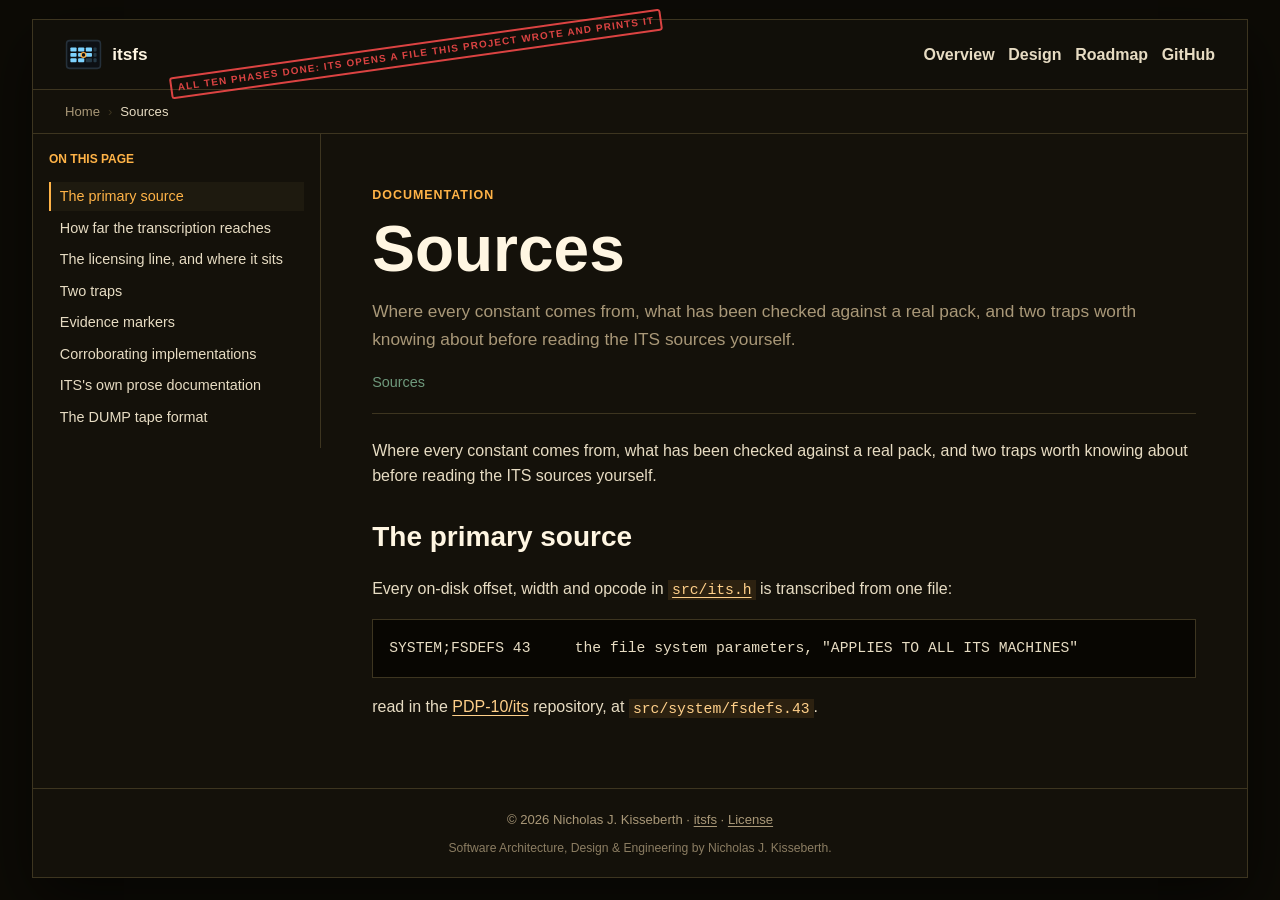
<file: gh-pages/public/sources/index.html>
<!doctype html>
<html lang="en">
<head>
  <meta charset="utf-8">
  <meta name="viewport" content="width=device-width, initial-scale=1">
  <title>Sources | itsfs</title>
  <meta name="description" content="Where every constant comes from, what has been checked against a real pack, and two traps worth knowing about before reading the ITS sources yourself.">
  <link rel="stylesheet" href="../assets/site.css">
</head>
<body class="site-doc">
  <a class="skip-link" href="#main-content">Skip to main content</a>
  <div class="page-shell">
    <header class="site-header site-header--compact">
      <a class="brand" href="../index.html">
        <img class="brand__icon" src="../assets/logo-itsfs.svg" alt="" aria-hidden="true">
        <span class="brand__name">itsfs</span><span class="brand__badge">all ten phases done: ITS opens a file this project wrote and prints it</span>
      </a>
      <nav class="top-nav" aria-label="Primary">
        <a href="../overview/index.html">Overview</a>
        <a href="../design/index.html">Design</a>
        <a href="../roadmap/index.html">Roadmap</a>
        <a href="https://github.com/nyxcraft/itsfs">GitHub</a>
      </nav>
    </header>

    <nav class="breadcrumbs" aria-label="Breadcrumb">
      <a href="../index.html">Home</a>
      <span class="breadcrumbs__sep" aria-hidden="true">›</span>
      <span aria-current="page">Sources</span>
    </nav>

    <main id="main-content" class="docs-layout" tabindex="-1">
      <aside class="docs-sidebar">
        <p class="docs-sidebar__eyebrow">On this page</p>
        <nav class="section-nav" aria-label="On this page">
<ul class="section-nav__list">
<li><a class="section-nav__link section-nav__link--l2" href="#the-primary-source">The primary source</a></li>
<li><a class="section-nav__link section-nav__link--l2" href="#how-far-the-transcription-reaches">How far the transcription reaches</a></li>
<li><a class="section-nav__link section-nav__link--l2" href="#the-licensing-line-and-where-it-sits">The licensing line, and where it sits</a></li>
<li><a class="section-nav__link section-nav__link--l2" href="#two-traps">Two traps</a></li>
<li><a class="section-nav__link section-nav__link--l2" href="#evidence-markers">Evidence markers</a></li>
<li><a class="section-nav__link section-nav__link--l2" href="#corroborating-implementations">Corroborating implementations</a></li>
<li><a class="section-nav__link section-nav__link--l2" href="#itss-own-prose-documentation">ITS&#x27;s own prose documentation</a></li>
<li><a class="section-nav__link section-nav__link--l2" href="#the-dump-tape-format">The DUMP tape format</a></li>
</ul>
        </nav>
      </aside>

      <article class="docs-article">
        <header class="docs-article__header">
          <p class="eyebrow">Documentation</p>
          <h1>Sources</h1>
          <p class="docs-article__summary">Where every constant comes from, what has been checked against a real pack, and two traps worth knowing about before reading the ITS sources yourself.</p>
          <p class="docs-article__source">Sources</p>
        </header>
        <div class="prose">
<p>Where every constant comes from, what has been checked against a real pack, and
two traps worth knowing about before reading the ITS sources yourself.</p>
<h2 id="the-primary-source">The primary source</h2>
<p>Every on-disk offset, width and opcode in <a href="https://github.com/nyxcraft/itsfs/blob/main/src/its.h"><code>src/its.h</code></a> is
transcribed from one file:</p>
<pre><code>SYSTEM;FSDEFS 43     the file system parameters, &quot;APPLIES TO ALL ITS MACHINES&quot;
</code></pre>
<p>read in the <a href="https://github.com/PDP-10/its">PDP-10/its</a> repository, at
<code>src/system/fsdefs.43</code>.</p>
<h2 id="how-far-the-transcription-reaches">How far the transcription reaches</h2>
<p><code>FSDEFS 43</code> is one version of one file, and ITS ran for twenty-three years, so
&quot;which ITS releases does this reader cover?&quot; is a real question. It used to be
answered here with a shrug. It has a better answer now, because the same
repository preserves an <strong>earlier version of the same file</strong> — <code>SYSENG;FSDEFS 40</code>, three file-versions back, imported in 2016 and deleted a month later, still
in the history.</p>
<pre><code class="language-console">$ make version-diff
1. every symbol, both versions
  ok   IDENTICAL: all 71 definitions, same names and same values

2. the symbols src/its.h actually cites
  ok   all 43 symbols its.h cites are defined in FSDEFS 43
  ok   ...and 2 constants that cite ITS code instead, and say so
</code></pre>
<p><strong>All 71 <code>DEFSYM</code>s are identical</strong> — every name, every value. The 65 lines that
differ are entirely prose: version 43 replaced a terse descriptor comment with a
long one and added a dated note. And that note makes the claim this comparison
checks:</p>
<blockquote>
<p><code>; 8/19/90 Due to the larger size of RP07s it was necessary to officially</code>
<code>; flush the DM &quot;funny&quot; bit.  This change only changes the comments in this</code>
<code>; file, but any program that interprets UFD descriptors needs to be fixed</code>
<code>; to not mask that bit out (as most of them currently do).</code></p>
</blockquote>
<p>The file says its own change was comment-only; the symbol comparison is what
holds it to that.</p>
<p><strong>One semantic difference survives, with no symbol attached to it.</strong> <code>FSDEFS 40</code>
documents the 020 bit of a load address as a <code>&quot;FUNNY&quot; BLOCK IF DMDSK</code>; 43 says it
is flushed, so 17 bits are block number. This reader does not mask it, which is
correct for 43 and for any pack FSDEFS calls known — but it is the one place
where reading version 40 instead would have produced different code, and no diff
of symbols would have shown it.</p>
<p><strong>What this does NOT establish.</strong> A file version is ITS's own numbering, not a
release number, and nothing here maps 40 or 43 onto an ITS distribution. The
comparison establishes that the format did not move between two points; it does
not establish where those points are. Both versions carry <code>;9/5/79 - tut format changed!</code>, so the three-bit TUT entry this reads is the post-1979 one in both —
which puts a floor under the span and no ceiling.</p>
<p><code>tests/version-diff.sh</code> also checks the <strong>citation column</strong>: every symbol
<code>its.h</code> names must actually be defined in <code>FSDEFS</code>. That is the one kind of wrong
citation a machine can catch, and it found one — two constants whose comments
began with <code>SIXBIT</code> and looked like citations to a symbol of that name. They cite
ITS's own code instead now, and say so.</p>
<p>Its own header reads:</p>
<pre><code>;;; Copyright (c) 1999 Massachusetts Institute of Technology
;;; See the COPYING file at the top-level directory of this project.
</code></pre>
<p>Two other files in the same tree supplied facts that FSDEFS does not carry:</p>
<table>
<thead>
<tr>
<th>file</th>
<th>what it settled</th>
</tr>
</thead>
<tbody>
<tr>
<td><code>src/system/disk.1228</code></td>
<td>that a &quot;track&quot; is a block (line 48); <code>QFL2</code>, the MFD-slot arithmetic; that <code>UNDATE</code>'s right half <em>is</em> <code>TIMOFF</code> (<code>HRR TT,TIMOFF</code>, lines 190 and 505) ; and that <code>QLGLK</code>'s name comparison is UNSIGNED — it complements bit 0 with <code>TLC A,(SETZ)</code> before a signed <code>CAML</code>, which is the standard unsigned-compare idiom (line 2381 on)</td>
</tr>
<tr>
<td><code>src/system/time.953</code></td>
<td>that <code>TIMOFF</code> is &quot;the re-calculated number of HALF-SECONDS SINCE MIDNIGHT&quot; (line 346), which settles <code>UNTIM</code></td>
</tr>
<tr>
<td><code>src/system/sysjob.119</code></td>
<td>the same field again, from the other side: &quot;TIME OF DAY IN .5 SEC UNITS&quot; (line 1165)</td>
</tr>
<tr>
<td><code>src/system/rp06.defs1</code> and the four beside it</td>
<td>the drive geometry table, per drive</td>
</tr>
</tbody>
</table>
<p>one is not a source but a second opinion, and it is now used:</p>
<table>
<thead>
<tr>
<th>file</th>
<th>what it settled</th>
</tr>
</thead>
<tbody>
<tr>
<td><code>src/kshack/nsalv.261</code></td>
<td>ITS's own salvager. Run against a pack rather than read for constants — see <a href="../validation/index.html#a-second-opinion-that-is-not-ours">validation</a>. Its <code>LTYPE</code> also settled the SIXBIT trap below.</td>
</tr>
<tr>
<td><code>src/midas/midas.458</code></td>
<td>that MIDAS's <code>'X</code> is SIXBIT, which is what makes <code>LTYPE</code> mean what it means</td>
</tr>
</tbody>
</table>
<p>and one is named on the roadmap rather than used yet:</p>
<table>
<thead>
<tr>
<th>file</th>
<th>what it is for</th>
</tr>
</thead>
<tbody>
<tr>
<td><code>src/system/dskdmp.217</code></td>
<td>the standalone dumper and bootstrap: how a pack is written from outside the monitor</td>
</tr>
</tbody>
</table>
<h2 id="the-licensing-line-and-where-it-sits">The licensing line, and where it sits</h2>
<p><strong>The ITS tree is GPL and is never vendored, copied or committed here.</strong> No line
of ITS code and no line of anybody else's C appears in this project.</p>
<p>What is taken is what a file format <em>is</em>: word offsets, field widths, opcode
values, and the arithmetic that turns a block number into a disk address. That is
the same thing <code>t10fs</code> takes from DEC's <code>COMMOD.MAC</code> and <code>s5fs</code> from the 2.9BSD
headers, and it is why each constant is cited: a citation is what distinguishes
transcribing a fact from copying an implementation.</p>
<p>The same line applies to two other programs in that tree that read this format,
both of which were read for what they <em>say</em> and neither of which contributed
code:</p>
<ul>
<li><code>tools/dasm/libword/</code> (GPL) — the container formats a 36-bit word is stored in,
which is where the name <code>data8</code> for what this project calls <code>le64</code> comes from.</li>
<li><code>tools/mldev/</code> — a FUSE client for the ITS <em>network</em> file protocol, not the
disk format. Different problem, listed here so nobody goes looking for disk
layout in it.</li>
</ul>
<p><code>itsfs</code> is clean, original C. Disk images and the ITS source tree are usable
locally for validation and are never committed. Test fixtures are built by the
test suite.</p>
<h2 id="two-traps">Two traps</h2>
<p><strong>1. MIDAS numbers are octal unless they carry a trailing dot.</strong></p>
<pre><code>DEFSYM	LTIBLK==20		;BYTES MAPPING THE DISK START HERE      &lt;- 16 decimal
DEFSYM	UDDESC==11.	;FIRST LOC AVAIL FOR DESC                   &lt;- 11 decimal
</code></pre>
<p>Two lines, two bases, and the only difference is a full stop. <code>its.h</code> writes each
constant in the base FSDEFS writes it in and says so, so a line can be checked
against the source by eye without converting anything.</p>
<p><strong>2. FSDEFS's prose gives ASCII codes for characters it stores as SIXBIT.</strong></p>
<p>The link-target encoding is described as quoting <code>&quot;;&quot; (73)</code> and <code>&quot;:&quot; (72)</code>. Those
are the ASCII codes. The bytes on the disk are SIXBIT — <strong>033 and 032</strong> — and
taking the numbers at face value finds no separator anywhere, rendering every
link as one run-on string. The same sentence gives space as <code>(0)</code>, which <em>is</em> the
SIXBIT value. One sentence, two encodings.</p>
<p>Found by dumping the bytes of a link that was already &quot;working&quot;, and settled
empirically. <strong>ITS's own code then confirmed it</strong>, which is worth more than the
measurement: <code>NSALV</code>'s link parser compares against character constants —</p>
<pre><code>LTYPE:	MOVEI B,6
LTYPE2:	IDPB Z,E		;Z accumulates the link.
	ILDB A,N		;Get a byte.
	JUMPE A,CPOPJ		;Not expecting zeros in the link.
	CAIN A,':		;Quoting character?
</code></pre>
<p>— and MIDAS assembles <code>'X</code> as <strong>SIXBIT</strong>, not ASCII. From MIDAS's own source,
<code>src/midas/midas.458</code>:</p>
<pre><code>SQUOT9:	JSP F,QOTCON	;SIXBIT SYL
	CAIGE A,40
	 ETR ERRN6B	;NOT SIXBIT
	CAIL A,140
	 SUBI A,40	;CONVERT TO UPPER CASE
	LSH T,6		;SHIFT OVER ACCUMULATED VALUE
	ADDI T,-40(A)	;ADD IN SIXBIT FOR CHARACTER IN A
</code></pre>
<p><code>';</code> is therefore 073 − 040 = <strong>033</strong>, and <code>':</code> is 072 − 040 = <strong>032</strong>: exactly
the bytes on the disk. So FSDEFS's comment and ITS's own code disagree about this
encoding, and the code is right — which is the general lesson worth taking, not
just this instance.</p>
<p>This cost an afternoon here and is written up in <code>its.h</code> beside the constants, in
<a href="../filesystem/index.html#links">the file system</a>, and in
<a href="../validation/index.html#what-has-been-found-so-far">validation</a>.</p>
<h2 id="evidence-markers">Evidence markers</h2>
<p><code>its.h</code> marks every field:</p>
<pre><code>[v]   read in FSDEFS and seen to decode correctly on a real ITS pack
[s]   read in FSDEFS, not yet exercised against a pack
</code></pre>
<p>A <code>[s]</code> field is not less trustworthy as a <em>transcription</em> — it is less
trustworthy as an <em>understanding</em>, and a reader should not lean on one. The gap
register in <a href="../filesystem/index.html#gap-register">the file system</a> lists every one that
matters and says what is missing.</p>
<p>What &quot;a real pack&quot; means here is stated plainly because it bounds every <code>[v]</code>:
an RP06 image built by the PDP-10/its Makefile, booted, and run —
<code>out/simh/rp0.dsk</code>, SHA-256 <code>27d980f2…</code>. It is not an artifact recovered from
MIT. A pack built from source in 2026 exercises the format that ITS <em>writes
today</em>; a 1980s pack could exercise fields that nothing has written since.
Finding one is on the roadmap.</p>
<h2 id="corroborating-implementations">Corroborating implementations</h2>
<p>Not sources — second opinions, and named as such:</p>
<ul>
<li><strong>SIMH</strong> (<code>PDP10/pdp10_rp.c</code>, <code>sim_disk.c</code>) — the disk container is
little-endian per 8-byte word, on any host, because the byte swap is
conditional on the host being big-endian.</li>
<li><strong>KLH10</strong> — defines <code>dbd9</code>, two words in nine bytes. DEC never had such a
format, so KLH10's source is that format's specification rather than a second
opinion on it.</li>
<li><strong>TM03 Magnetic Tape Formatter User Guide</strong>, EK-OTM03-UG-003, table 2-12 — the
core-dump frame layout, from the hardware that does the packing. The formatter
splits the word; the operating system only hands it over.</li>
</ul>
<p>The last two are why <code>core</code> and <code>dbd9</code> are implemented at all. Both are now
<code>confirmed</code>, and neither on the strength of the documents above alone: <code>core</code> by
finding three strings ITS prints inside the tape it loads them from, and <code>dbd9</code>
by agreeing byte for byte with a pack written by KLH10's own <code>vdkfmt</code> — see
<a href="../word-packing/index.html">word packing</a>.</p>
<h2 id="itss-own-prose-documentation">ITS's own prose documentation</h2>
<p>Found after the format had been implemented and measured, which is the only
order in which it is worth anything: read first it would simply have been
believed.</p>
<ul>
<li><strong><code>doc/sysdoc/magtap.101</code></strong> — ITS's <code>.OPEN</code> bits for magtape, copied from a
1972 memo. Bit 3.9 selects &quot;Core dump mode, 36 bit words&quot; against &quot;IBM
Character Mode, 32 bit words&quot;, and core dump is the zero case. That is the one
thing the TM03 manual cannot say: which mode ITS actually asks for.</li>
<li><strong><code>doc/sysdoc/adding.packs</code></strong> — nine lines on multi-pack, and they settle what
it would take: <code>FIRSPK</code>/<code>LASTPK</code> in the salvager and <code>NQS</code> in ITS, both
assembly-time, then <code>MARK</code> and <code>UCOP</code>. Also says <code>UCOP</code> <em>propagates</em> the MFD
and UFDs to a fresh pack rather than sharing them, which is a structural fact
worth having before writing any multi-pack support.</li>
<li><strong><code>doc/sysdoc/ufd.100</code></strong> — the directory in English. Confirms the three header
words, the five-word name block, the semicolon/colon link rule, and — the one
that matters — that the descriptor pointer is &quot;a byte address relative to a
point 11. words from the beginning of the directory&quot;, which is the origin this
project got wrong once and found by arithmetic rather than by reading.</li>
</ul>
<h2 id="the-dump-tape-format">The DUMP tape format</h2>
<ul>
<li><strong><code>doc/sysdoc/dump.format</code></strong>, in the PDP-10/its tree — ITS's own description of
the save-set layout: the four-word tape header, the file header, and what a
link looks like. Read <em>after</em> the format had been measured against a tape ITS
wrote and transcribed from <code>syseng/dump.449</code>, which is the right order: it
turned out to describe the <strong>six-word</strong> header, from before <code>HRDATE</code> and <code>HLEN</code>
were added in July 1989, and so corroborates both the layout and the date of
the change rather than merely repeating one of them.</li>
<li><strong><code>syseng/dump.449</code></strong> — the program itself, and the only place the link
constants are stated outright (<code>;CREATION DATE OF LINK IS 400000,,0</code>,
<code>; Length of link is always 3</code>) rather than deduced from bytes.</li>
<li><strong><code>kshack/nsalv.261</code></strong> — for <code>FESET</code>, which writes the KS10 home block, and for
the <code>IFCE MCHN</code> blocks that fix a salvager's drive at assembly time.</li>
</ul>

        </div>
      </article>
    </main>

    <footer class="site-footer">
      <p>© 2026 Nicholas J. Kisseberth · <a href="../index.html">itsfs</a> · <a href="https://github.com/nyxcraft/itsfs">License</a></p>
      <p class="site-footer__attr">Software Architecture, Design &amp; Engineering by Nicholas J. Kisseberth.</p>
    </footer>
  </div>

  <script>
  // Section viewer: split the page into one panel per H2 and show one at a time, driven by the
  // left-rail "On this page" links (and any in-prose # link). Degrades to the full page when
  // JavaScript is off -- the panels are only hidden once .js-sections is set here.
  (function () {
    var prose = document.querySelector('.prose');
    if (!prose) return;
    var navLinks = Array.prototype.slice.call(document.querySelectorAll('.section-nav a[href^="#"]'));

    var kids = Array.prototype.slice.call(prose.childNodes);
    var groups = [], preface = [], cur = null;
    kids.forEach(function (n) {
      if (n.nodeType === 1 && n.tagName === 'H2') { cur = { id: n.id, nodes: [n] }; groups.push(cur); }
      else if (cur) { cur.nodes.push(n); }
      else { preface.push(n); }
    });
    if (!groups.length) return;                 // no H2s -> leave the page as one scroll
    groups[0].nodes = preface.concat(groups[0].nodes);

    prose.innerHTML = '';
    prose.classList.add('js-sections');
    var anchorToSection = {};
    var sections = groups.map(function (g) {
      var s = document.createElement('section');
      s.className = 'doc-section';
      g.nodes.forEach(function (n) { s.appendChild(n); });
      prose.appendChild(s);
      Array.prototype.forEach.call(s.querySelectorAll('[id]'), function (el) { anchorToSection[el.id] = s; });
      if (g.id) anchorToSection[g.id] = s;
      return s;
    });

    function activate(anchor, scroll) {
      var target = anchorToSection[anchor] || sections[0];
      sections.forEach(function (s) { s.classList.toggle('is-active', s === target); });
      navLinks.forEach(function (a) {
        var id = decodeURIComponent(a.getAttribute('href').slice(1));
        a.classList.toggle('is-active', anchorToSection[id] === target);
      });
      if (scroll) {
        var el = (anchor && document.getElementById(anchor)) || target;
        if (el && el.scrollIntoView) el.scrollIntoView({ block: 'start', behavior: 'smooth' });
      }
    }
    function fromHash(scroll) { activate(decodeURIComponent((location.hash || '').slice(1)), scroll); }

    document.addEventListener('click', function (e) {
      var a = e.target && e.target.closest ? e.target.closest('a[href^="#"]') : null;
      if (!a) return;
      var id = decodeURIComponent(a.getAttribute('href').slice(1));
      if (anchorToSection[id]) activate(id, true);
    });
    window.addEventListener('hashchange', function () { fromHash(true); });
    fromHash(false);
  })();
  </script>
</body>
</html>
</file>
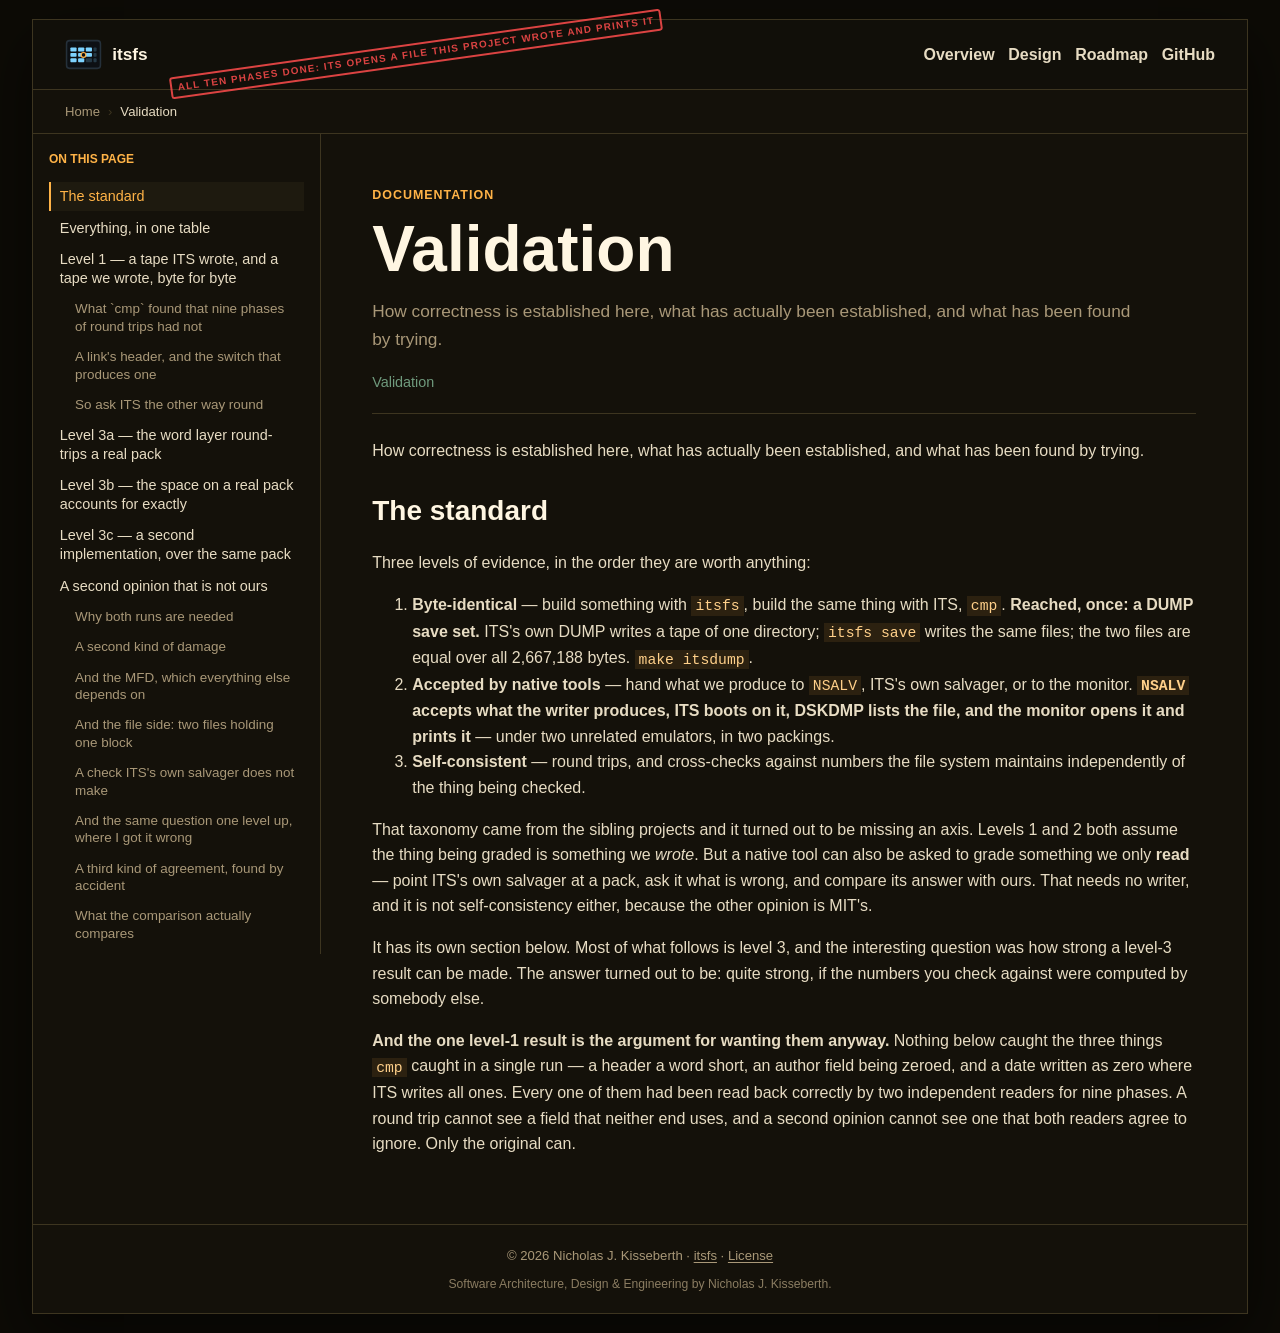
<file: gh-pages/public/validation/index.html>
<!doctype html>
<html lang="en">
<head>
  <meta charset="utf-8">
  <meta name="viewport" content="width=device-width, initial-scale=1">
  <title>Validation | itsfs</title>
  <meta name="description" content="How correctness is established here, what has actually been established, and what has been found by trying.">
  <link rel="stylesheet" href="../assets/site.css">
</head>
<body class="site-doc">
  <a class="skip-link" href="#main-content">Skip to main content</a>
  <div class="page-shell">
    <header class="site-header site-header--compact">
      <a class="brand" href="../index.html">
        <img class="brand__icon" src="../assets/logo-itsfs.svg" alt="" aria-hidden="true">
        <span class="brand__name">itsfs</span><span class="brand__badge">all ten phases done: ITS opens a file this project wrote and prints it</span>
      </a>
      <nav class="top-nav" aria-label="Primary">
        <a href="../overview/index.html">Overview</a>
        <a href="../design/index.html">Design</a>
        <a href="../roadmap/index.html">Roadmap</a>
        <a href="https://github.com/nyxcraft/itsfs">GitHub</a>
      </nav>
    </header>

    <nav class="breadcrumbs" aria-label="Breadcrumb">
      <a href="../index.html">Home</a>
      <span class="breadcrumbs__sep" aria-hidden="true">›</span>
      <span aria-current="page">Validation</span>
    </nav>

    <main id="main-content" class="docs-layout" tabindex="-1">
      <aside class="docs-sidebar">
        <p class="docs-sidebar__eyebrow">On this page</p>
        <nav class="section-nav" aria-label="On this page">
<ul class="section-nav__list">
<li><a class="section-nav__link section-nav__link--l2" href="#the-standard">The standard</a></li>
<li><a class="section-nav__link section-nav__link--l2" href="#everything-in-one-table">Everything, in one table</a></li>
<li><a class="section-nav__link section-nav__link--l2" href="#level-1--a-tape-its-wrote-and-a-tape-we-wrote-byte-for-byte">Level 1 — a tape ITS wrote, and a tape we wrote, byte for byte</a></li>
<li><a class="section-nav__link section-nav__link--l3" href="#what-cmp-found-that-nine-phases-of-round-trips-had-not">What `cmp` found that nine phases of round trips had not</a></li>
<li><a class="section-nav__link section-nav__link--l3" href="#a-links-header-and-the-switch-that-produces-one">A link&#x27;s header, and the switch that produces one</a></li>
<li><a class="section-nav__link section-nav__link--l3" href="#so-ask-its-the-other-way-round">So ask ITS the other way round</a></li>
<li><a class="section-nav__link section-nav__link--l2" href="#level-3a--the-word-layer-round-trips-a-real-pack">Level 3a — the word layer round-trips a real pack</a></li>
<li><a class="section-nav__link section-nav__link--l2" href="#level-3b--the-space-on-a-real-pack-accounts-for-exactly">Level 3b — the space on a real pack accounts for exactly</a></li>
<li><a class="section-nav__link section-nav__link--l2" href="#level-3c--a-second-implementation-over-the-same-pack">Level 3c — a second implementation, over the same pack</a></li>
<li><a class="section-nav__link section-nav__link--l2" href="#a-second-opinion-that-is-not-ours">A second opinion that is not ours</a></li>
<li><a class="section-nav__link section-nav__link--l3" href="#why-both-runs-are-needed">Why both runs are needed</a></li>
<li><a class="section-nav__link section-nav__link--l3" href="#a-second-kind-of-damage">A second kind of damage</a></li>
<li><a class="section-nav__link section-nav__link--l3" href="#and-the-mfd-which-everything-else-depends-on">And the MFD, which everything else depends on</a></li>
<li><a class="section-nav__link section-nav__link--l3" href="#and-the-file-side-two-files-holding-one-block">And the file side: two files holding one block</a></li>
<li><a class="section-nav__link section-nav__link--l3" href="#a-check-itss-own-salvager-does-not-make">A check ITS&#x27;s own salvager does not make</a></li>
<li><a class="section-nav__link section-nav__link--l3" href="#and-the-same-question-one-level-up-where-i-got-it-wrong">And the same question one level up, where I got it wrong</a></li>
<li><a class="section-nav__link section-nav__link--l3" href="#a-third-kind-of-agreement-found-by-accident">A third kind of agreement, found by accident</a></li>
<li><a class="section-nav__link section-nav__link--l3" href="#what-the-comparison-actually-compares">What the comparison actually compares</a></li>
<li><a class="section-nav__link section-nav__link--l3" href="#what-this-establishes-and-what-it-does-not">What this establishes, and what it does not</a></li>
<li><a class="section-nav__link section-nav__link--l2" href="#level-2--itss-own-salvager-accepts-what-the-writer-produced">Level 2 — ITS&#x27;s own salvager accepts what the writer produced</a></li>
<li><a class="section-nav__link section-nav__link--l3" href="#what-the-writer-had-to-get-right-to-earn-that">What the writer had to get right to earn that</a></li>
<li><a class="section-nav__link section-nav__link--l3" href="#what-putdel-does-not-do-deliberately">What put/del does NOT do, deliberately</a></li>
<li><a class="section-nav__link section-nav__link--l2" href="#level-2-completely--the-monitor-opens-the-file-and-prints-it">Level 2, completely — the monitor opens the file and prints it</a></li>
<li><a class="section-nav__link section-nav__link--l3" href="#the-obstacle-was-never-the-file-system">The obstacle was never the file system</a></li>
<li><a class="section-nav__link section-nav__link--l3" href="#it-is-reproducible-and-it-is-not-reliable">It is reproducible, and it is not reliable</a></li>
<li><a class="section-nav__link section-nav__link--l2" href="#level-2--its-boots-on-it-and-a-third-implementation-reads-it">Level 2 — ITS boots on it, and a third implementation reads it</a></li>
<li><a class="section-nav__link section-nav__link--l3" href="#what-this-does-not-establish">What this does not establish</a></li>
<li><a class="section-nav__link section-nav__link--l3" href="#a-method-that-looked-right-and-was-not">A method that looked right and was not</a></li>
<li><a class="section-nav__link section-nav__link--l2" href="#a-file-system-with-no-its-in-it">A file system with no ITS in it</a></li>
<li><a class="section-nav__link section-nav__link--l2" href="#a-round-trip-through-two-implementations-and-an-operating-system">A round trip through two implementations and an operating system</a></li>
<li><a class="section-nav__link section-nav__link--l2" href="#save-sets-against-itstar">Save sets, against itstar</a></li>
<li><a class="section-nav__link section-nav__link--l2" href="#the-fingerprint-is-of-the-file-system-not-of-the-container">The fingerprint is of the file system, not of the container</a></li>
<li><a class="section-nav__link section-nav__link--l2" href="#the-one-check-that-is-not-the-pack-agreeing-with-itself">The one check that is not the pack agreeing with itself</a></li>
<li><a class="section-nav__link section-nav__link--l2" href="#hostile-input">Hostile input</a></li>
<li><a class="section-nav__link section-nav__link--l3" href="#and-then-it-was-pointed-at-the-writer">And then it was pointed at the writer</a></li>
<li><a class="section-nav__link section-nav__link--l3" href="#and-at-the-containers-which-are-what-you-download">And at the containers, which are what you download</a></li>
<li><a class="section-nav__link section-nav__link--l2" href="#what-a-maximally-damaged-pack-prints">What a maximally damaged pack prints</a></li>
<li><a class="section-nav__link section-nav__link--l2" href="#a-path-traversal-found-by-reviewing-rather-than-by-testing">A path traversal, found by reviewing rather than by testing</a></li>
<li><a class="section-nav__link section-nav__link--l2" href="#lint">Lint</a></li>
<li><a class="section-nav__link section-nav__link--l2" href="#what-has-been-found-so-far">What has been found so far</a></li>
<li><a class="section-nav__link section-nav__link--l2" href="#what-a-review-found-after-the-phases-were-done">What a review found, after the phases were done</a></li>
<li><a class="section-nav__link section-nav__link--l3" href="#and-one-more-on-the-code-the-day-changed-most">And one more, on the code the day changed most</a></li>
<li><a class="section-nav__link section-nav__link--l3" href="#and-then-the-same-question-asked-of-every-file-at-once">And then the same question asked of every file at once</a></li>
<li><a class="section-nav__link section-nav__link--l3" href="#one-more-class-chosen-because-no-tool-here-covers-it">One more class, chosen because no tool here covers it</a></li>
<li><a class="section-nav__link section-nav__link--l3" href="#two-clean-ones-which-are-also-results">Two clean ones, which are also results</a></li>
<li><a class="section-nav__link section-nav__link--l2" href="#a-second-machine-and-a-second-packing">A second machine, and a second packing</a></li>
<li><a class="section-nav__link section-nav__link--l3" href="#two-things-that-cost-time-both-worth-writing-down">Two things that cost time, both worth writing down</a></li>
<li><a class="section-nav__link section-nav__link--l3" href="#a-wrong-assertion-found-by-running-the-test">A wrong assertion, found by running the test</a></li>
<li><a class="section-nav__link section-nav__link--l3" href="#what-it-does-not-prove">What it does not prove</a></li>
<li><a class="section-nav__link section-nav__link--l2" href="#a-second-drive-and-why-its-cannot-grade-one">A second drive, and why ITS cannot grade one</a></li>
<li><a class="section-nav__link section-nav__link--l2" href="#a-prose-description-of-the-directory-found-afterwards">A prose description of the directory, found afterwards</a></li>
<li><a class="section-nav__link section-nav__link--l2" href="#what-an-s-costs-to-check">What an `[s]` costs to check</a></li>
<li><a class="section-nav__link section-nav__link--l3" href="#the-rest-of-them-counted">The rest of them, counted</a></li>
<li><a class="section-nav__link section-nav__link--l2" href="#the-tool-you-verify-with-can-lie-by-omission">The tool you verify with can lie by omission</a></li>
<li><a class="section-nav__link section-nav__link--l3" href="#it-happened-three-times-which-makes-it-a-pattern-rather-than-an-anecdote">It happened three times, which makes it a pattern rather than an anecdote</a></li>
<li><a class="section-nav__link section-nav__link--l2" href="#a-passing-test-that-ran-for-two-days">A passing test that ran for two days</a></li>
<li><a class="section-nav__link section-nav__link--l2" href="#what-is-not-established">What is not established</a></li>
</ul>
        </nav>
      </aside>

      <article class="docs-article">
        <header class="docs-article__header">
          <p class="eyebrow">Documentation</p>
          <h1>Validation</h1>
          <p class="docs-article__summary">How correctness is established here, what has actually been established, and what has been found by trying.</p>
          <p class="docs-article__source">Validation</p>
        </header>
        <div class="prose">
<p>How correctness is established here, what has actually been established, and what
has been found by trying.</p>
<h2 id="the-standard">The standard</h2>
<p>Three levels of evidence, in the order they are worth anything:</p>
<ol>
<li><strong>Byte-identical</strong> — build something with <code>itsfs</code>, build the same thing with
ITS, <code>cmp</code>. <strong>Reached, once: a DUMP save set.</strong> ITS's own DUMP writes a tape
of one directory; <code>itsfs save</code> writes the same files; the two files are equal
over all 2,667,188 bytes. <code>make itsdump</code>.</li>
<li><strong>Accepted by native tools</strong> — hand what we produce to <code>NSALV</code>, ITS's own
salvager, or to the monitor. <strong><code>NSALV</code> accepts what the writer produces, ITS
boots on it, DSKDMP lists the file, and the monitor opens it and prints it</strong>
— under two unrelated emulators, in two packings.</li>
<li><strong>Self-consistent</strong> — round trips, and cross-checks against numbers the file
system maintains independently of the thing being checked.</li>
</ol>
<p>That taxonomy came from the sibling projects and it turned out to be missing an
axis. Levels 1 and 2 both assume the thing being graded is something we <em>wrote</em>.
But a native tool can also be asked to grade something we only <strong>read</strong> — point
ITS's own salvager at a pack, ask it what is wrong, and compare its answer with
ours. That needs no writer, and it is not self-consistency either, because the
other opinion is MIT's.</p>
<p>It has its own section below. Most of what follows is level 3, and the
interesting question was how strong a level-3 result can be made. The answer
turned out to be: quite strong, if the numbers you check against were computed by
somebody else.</p>
<p><strong>And the one level-1 result is the argument for wanting them anyway.</strong> Nothing
below caught the three things <code>cmp</code> caught in a single run — a header a word
short, an author field being zeroed, and a date written as zero where ITS writes
all ones. Every one of them had been read back correctly by two independent
readers for nine phases. A round trip cannot see a field that neither end uses,
and a second opinion cannot see one that both readers agree to ignore. Only the
original can.</p>
<h2 id="everything-in-one-table">Everything, in one table</h2>
<p>The sections below appear roughly in the order the evidence was <em>obtained</em>, not
by rank — which is why level 1 comes before level 3 and level 2 comes after both.
This is the index.</p>
<table>
<thead>
<tr>
<th>what is established</th>
<th>how strong</th>
<th>the command</th>
</tr>
</thead>
<tbody>
<tr>
<td>a save set we write is byte-identical to one ITS's own DUMP writes, files and links</td>
<td><strong>level 1</strong></td>
<td><code>make itsdump</code></td>
</tr>
<tr>
<td>ITS's own <code>LOAD</code> reads a tape we wrote and restores both a file and a link</td>
<td>level 2</td>
<td><code>make itsload</code></td>
</tr>
<tr>
<td><code>NSALV</code>, ITS's salvager, accepts a pack the writer produced</td>
<td>level 2</td>
<td><code>make nsalv</code></td>
</tr>
<tr>
<td>ITS boots on a pack we wrote to, and its monitor prints a file we put there</td>
<td>level 2</td>
<td><code>make interop</code></td>
</tr>
<tr>
<td>…again on an unrelated emulator, in a different packing</td>
<td>level 2</td>
<td><code>make interop-klh10</code></td>
</tr>
<tr>
<td>a pack built from <strong>nothing</strong> is accepted by <code>NSALV</code> and read by <code>DSKDMP</code></td>
<td>level 2</td>
<td><code>make mkfs-test</code></td>
</tr>
<tr>
<td><code>NSALV</code> names the same damaged blocks, and the same files, as our checker</td>
<td>second opinion</td>
<td><code>make nsalv</code></td>
</tr>
<tr>
<td>the word layer round-trips 39,641,600 words in three packings, byte for byte</td>
<td>level 3</td>
<td><code>make oracle</code></td>
</tr>
<tr>
<td>the space on a real pack accounts three independent ways</td>
<td>level 3</td>
<td><code>make oracle</code></td>
</tr>
<tr>
<td>a second implementation of the reader agrees over the whole pack</td>
<td>level 3</td>
<td><code>make oracle</code></td>
</tr>
<tr>
<td>137 extracted files are byte-identical to their host originals</td>
<td>level 3</td>
<td><code>make oracle</code></td>
</tr>
<tr>
<td><code>dbd9</code> matches a pack KLH10's own converter wrote</td>
<td>level 3</td>
<td><code>make klh10</code></td>
</tr>
<tr>
<td>a real ITS tape decodes to the exact words its own program prints</td>
<td>level 3</td>
<td><code>make tape-test</code></td>
</tr>
<tr>
<td>the system's own <code>tar</code> reads and extracts an archive <code>tar c</code> wrote</td>
<td>second opinion</td>
<td><code>make test</code></td>
</tr>
<tr>
<td>a link this project writes is byte-identical to one ITS wrote, in all three encodings</td>
<td>level 1</td>
<td>by hand, see <code>link_encode</code></td>
</tr>
<tr>
<td><code>UNAUTH</code> resolves to a directory whose identity fits the file, on all six entries that carry one</td>
<td>level 3</td>
<td>by hand, see <code>cmd_shell.c</code></td>
</tr>
<tr>
<td><code>UNTIM</code> is half-seconds since midnight — the monitor says so twice, and 6,019 entries fit the bound</td>
<td>level 3</td>
<td>by hand, see <code>its.h</code></td>
</tr>
<tr>
<td>the descriptor bound is ITS's, not a buffer size — <code>CAIL Q,2000*UFDBPW</code> in <code>QFREFA</code></td>
<td>level 3</td>
<td>by hand, see <code>write.c</code></td>
</tr>
<tr>
<td><code>NSALV</code> accepts a pack holding a <strong>1,904-block file in 120 runs</strong> that this project wrote — the widest descriptor it can now produce</td>
<td>level 2</td>
<td><code>make nsalv</code></td>
</tr>
<tr>
<td>the last word of a text file is padded with <code>^C</code></td>
<td>100 of 131 text files on the pack, against 2 with NUL</td>
<td><code>make test</code></td>
</tr>
<tr>
<td>a real pack's 6,303 entries round-trip through a tar archive, contents and block accounting identical</td>
<td>level 3</td>
<td>by hand</td>
</tr>
<tr>
<td>a pack read through the kernel gives the bytes <code>get</code> gives</td>
<td>level 3</td>
<td><code>make mount-test</code></td>
</tr>
<tr>
<td>428 checks, a third of them on packs damaged on purpose</td>
<td>level 3</td>
<td><code>make test</code></td>
</tr>
<tr>
<td>the same, under ASan and UBSan</td>
<td>level 3</td>
<td><code>make test-san</code></td>
</tr>
<tr>
<td>7,000 commands over damaged packs, tapes and tar archives</td>
<td>level 3</td>
<td><code>make fuzz</code></td>
</tr>
<tr>
<td>every constant cited is in the <code>FSDEFS</code> it claims</td>
<td>level 3</td>
<td><code>make version-diff</code></td>
</tr>
</tbody>
</table>
<p>What is <em>not</em> established has its own section at the end, and is worth reading
first if you are deciding whether to trust any of this.</p>
<h2 id="level-1--a-tape-its-wrote-and-a-tape-we-wrote-byte-for-byte">Level 1 — a tape ITS wrote, and a tape we wrote, byte for byte</h2>
<pre><code class="language-console">$ make itsdump
2. ITS writes the tape
  ok   ITS booted, ran :dump, and returned to its prompt
  ok   ...leaving 2667188 bytes of tape

3. what is on it
  ok   itsfs saveset reads a tape ITS wrote: 37 files
  ok   all 37 files on it are byte-identical to the same files off the pack

4. and ours, beside it
  ok   the same size, to the byte: 2667188
  ok   IDENTICAL: every byte of a tape ITS's own DUMP wrote
</code></pre>
<p>ITS boots under KLH10, <code>:dump</code> runs ITS's own DUMP program, and it writes a save
set of one directory to a tape the emulator has mounted. Then <code>itsfs save</code> writes
the same files from the same pack, and the two files are compared. There is
nothing to interpret in the answer.</p>
<p>Getting a tape out of ITS took more than the documentation admits.
<code>.INFO.;DUMP INFO</code> — read off the pack with <code>itsfs cat</code>, which is a pleasing way
to find out how to drive the program that made the pack — gives the <code>_</code> prompt
and <code>FILE =</code> and stops there. DUMP then asks <strong><code>TAPE NO=</code></strong>, because it keeps a
record per tape on disk in <code>.TAPE0</code> and <code>.TAPE1</code>. Miss that and the run sits at a
prompt until it is killed, with an empty tape and no error anywhere.</p>
<h3 id="what-cmp-found-that-nine-phases-of-round-trips-had-not">What <code>cmp</code> found that nine phases of round trips had not</h3>
<p>The first comparison was <strong>not</strong> byte-identical, and every difference was ours.</p>
<p><strong>The file header is eight words, not seven.</strong> The eighth is the file's length in
words. This wrote seven, on the strength of <code>itstar</code>'s reader, which takes six or
seven and never objected. All 37 headers on the tape ITS wrote are eight, and in
every one the eighth word equals the count of data words that follow it —
<code>-READ- -THIS-</code> says <code>0164</code> and has 116 words, <code>BUILD DOC</code> says <code>016364</code> and has
7,412.</p>
<p><strong><code>UNREF</code> is copied whole.</strong> This masked off its low 18 bits, throwing away
<code>UNAUTH</code> — and <code>its.h</code> had already recorded, from <code>FSDEFS</code> and marked <code>[v]</code>, that
<code>UNAUTH</code> is <em>&quot;all ones = none&quot;</em>. Zeroing it does not say &quot;no author&quot;; it says
<strong>author 0</strong>. The control matters here: before changing anything, the pack's own
<code>UNREF</code> for <code>KSHACK;CMDS M80</code> was read and it is <code>176333777000</code> — exactly the
word ITS put in the header. So DUMP copies it rather than substituting something,
and the fix is to stop masking.</p>
<p><strong>An unknown date is all ones.</strong> ITS wrote <code>777777777777</code>, SIXBIT <code>______</code>, from
a machine whose clock was unset — the same case this writer is in, since today's
date is not available to that layer. This wrote zero, SIXBIT six spaces. Both
render as <code>__/__/__</code> in both readers, so nothing depended on it; one of the two
is what ITS does.</p>
<p>With those three, the tapes are equal over all 2,667,188 bytes.</p>
<p><strong>A third opinion, found afterwards, agrees — and dates the change.</strong> ITS's own
format documentation, <code>doc/sysdoc/dump.format</code>, describes the file header as
<strong>six</strong> words: the AOBJN pointer, directory, FN1, FN2, &quot;disk pack number where
file was&quot;, &quot;creation date of file&quot;. No reference date, no length. That is
<code>HBLK</code>…<code>HDATE</code> and nothing after, which is exactly the header as it stood before
the source's <em>&quot;Next two added 7/14/89 by Alan&quot;</em>. The document and the comment are
independent and agree about when the format grew — and between them they explain
why <code>itstar</code> accepts six or seven and why nothing here noticed for nine phases.</p>
<p><strong>Why none of this was visible before.</strong> <code>itstar</code> reads what we write, we read
what <code>itstar</code> writes, and both round trips were byte-perfect the whole time. But
a round trip cannot see a field that neither end uses, and a second opinion
cannot see one that both readers agree to ignore. Two readers had been agreeing
about a header that was a word short. Only the original disagrees.</p>
<h3 id="a-links-header-and-the-switch-that-produces-one">A link's header, and the switch that produces one</h3>
<p>The first tape held 37 files and <strong>no links</strong>, which left an obvious loose end:
what does ITS put in a link header? The pack has directories with links in them,
so this is answerable rather than academic — <code>KMP</code> has three files and one link,
<code>KMP;TS DUMPT -&gt; SYS;TS NT</code>, and is small enough to dump in a few minutes.</p>
<p>The answer is that there is nothing to measure, because <strong>ITS's DUMP does not
write links at all</strong>:</p>
<table>
<thead>
<tr>
<th>directory</th>
<th>on the pack</th>
<th>on the tape ITS wrote</th>
</tr>
</thead>
<tbody>
<tr>
<td><code>KSHACK</code></td>
<td>37 files, 3 links</td>
<td>37 files, 0 links</td>
</tr>
<tr>
<td><code>KMP</code></td>
<td>3 files, 1 link</td>
<td>3 files, 0 links</td>
</tr>
</tbody>
</table>
<p>Every file, no links, twice. This is <code>DUMP E</code> on a single directory, which is
the only mode driven here; a full dump may well differ.</p>
<p>That looked like &quot;DUMP does not write links&quot;, and it was written down that way.
It is wrong, and the source says so in one line:</p>
<pre><code>DMPLNK:	0	;-1 =&gt; DUMP LINKS
</code></pre>
<p>It is a <strong>switch</strong>, default off, and DUMP's own help text lists it —
<code>LINKS    Dump links as well as files</code>. The pack's <code>.INFO.;DUMP INFO</code>, which is
where the recipe for driving DUMP came from, does not mention it: the program's
built-in help is ahead of the documentation beside it. Both earlier runs used
<code>DUMP E</code>, so the tapes had no links because none had been asked for.</p>
<p><code>ITS_SWITCHES=&quot;E LINKS&quot; ITS_DIR=KMP make itsdump</code> produces one, and the answer is
that a link's header is the <strong>same eight words as a file's</strong>, with three of them
different — every value named outright in <code>syseng/dump.449</code> rather than deduced
from the bytes:</p>
<table>
<thead>
<tr>
<th>word</th>
<th>a file</th>
<th>a link</th>
<th>source</th>
</tr>
</thead>
<tbody>
<tr>
<td><code>HPKN</code></td>
<td>pack number</td>
<td>the target's directory, SIXBIT, whole</td>
<td><code>MOVE A,PACKN / MOVEM A,HPKN</code></td>
</tr>
<tr>
<td><code>HDATE</code></td>
<td>creation date</td>
<td><code>400000,,0</code></td>
<td><code>;CREATION DATE OF LINK IS 400000,,0</code></td>
</tr>
<tr>
<td><code>HRDATE</code></td>
<td><code>UNREF</code></td>
<td><code>777777,,777000</code></td>
<td><code>; Unknown author, 36. bit bytes</code></td>
</tr>
<tr>
<td><code>HLEN</code></td>
<td>length in words</td>
<td><code>3</code></td>
<td><code>; Length of link is always 3</code></td>
</tr>
</tbody>
</table>
<p>The three words that follow are the target as FN1, FN2, SNAME. With those, a
tape this project writes is byte-identical to one ITS wrote, link and all.</p>
<p><strong>And one of the four was a bug entirely of my own</strong>, which <code>cmp</code> caught and
nothing else could have. The target directory was written as <code>twd &lt;&lt; 18</code>, on the
assumption that it needed shifting into the left half. A SIXBIT name is <em>already</em>
left-justified — <code>SYS</code> is <code>637163,,0</code> — so the shift pushed it off the end of the
word and the mask in <code>sw_word</code> ate it, leaving that field zero. The tenth word of
the same record carried the same name, correctly, which is what pointed at the
shift. One word wrong on a 5,016-byte tape, invisible to every reader that has
ever read it, and found only by comparing against the original.</p>
<h3 id="so-ask-its-the-other-way-round">So ask ITS the other way round</h3>
<p>If ITS will not write a link, it will still <em>read</em> one. <code>make itsload</code> writes a
tape here, mounts it, and runs DUMP's own <code>LOAD</code>:</p>
<pre><code class="language-console">2. ITS loads it
  ok   ITS booted, ran DUMP's LOAD, and returned to its prompt
  ok   ...having read our volume header: TAPE NO      1 CREATION DATE  ______

3. what came back
  ok   the FILE is back: KMP;GOTO 12
  ok   THE LINK IS BACK, AND STILL A LINK: TS DUMPT -&gt; SYS;TS NT
  ok   ...and the file's words are what they were before the round trip
  ok   no block is both free and claimed after ITS wrote to the pack
</code></pre>
<p><strong>The control is on the tape.</strong> It carries two entries — an ordinary file and a
link — and both are deleted from the pack before ITS is started, so anything
that comes back came off our tape. Three outcomes were distinguishable in
advance: neither back means <code>LOAD</code> never ran and the test says nothing about
links; only the file back means ITS reads our file headers and rejects our link;
both back means ITS accepts both. Without the file beside it, a failure could
not have been told from a broken harness — which is the mistake made earlier
with <code>MFDCLB</code> and written up above.</p>
<p>Both came back. <code>KMP</code> is restored to the four entries and 953 words it started
with, <code>GOTO 12</code> is byte-identical to what was read off the pack before the round
trip, and the link points where it pointed.</p>
<p>One thing fell out of it that was not being tested. ITS echoed the volume header
as <code>CREATION DATE ______</code> — reading back, as its own &quot;unknown&quot;, the all-ones date
word this writer was changed to produce an hour earlier on the strength of what
ITS <em>wrote</em>. Written and read, by ITS, both ways.</p>
<p>So the position on links is now: ITS's DUMP does not write them, ITS's LOAD
accepts ours, and what remains unmeasured is only which ITS program writes the
link entries <code>itstar</code> was built to read.</p>
<h2 id="level-3a--the-word-layer-round-trips-a-real-pack">Level 3a — the word layer round-trips a real pack</h2>
<pre><code class="language-console">$ make oracle IMAGE=~/its/out/simh/rp0.dsk
IDENTICAL: the word layer round-trips the real pack
IDENTICAL: cross-packing round trip
IDENTICAL: and through the packing that shares a byte
</code></pre>
<p>All 39,641,600 words of a 300 MB RP06, decoded and re-encoded, byte for byte;
then the same through <code>core</code> (five bytes to the word, a different stride) and
<code>dbd9</code> (two words in nine bytes, sharing a byte between them) and back.</p>
<p>This is stronger than &quot;the codec is its own inverse&quot;. Because <code>get()</code> masks every
word to 36 bits, byte identity over the whole image also proves that <strong>nothing on
the pack sets any of the 28 bits outside the word</strong> — an invariant everything
above depends on, established by measurement rather than assertion.</p>
<h2 id="level-3b--the-space-on-a-real-pack-accounts-for-exactly">Level 3b — the space on a real pack accounts for exactly</h2>
<pre><code class="language-console">1. 247 directories walked, 247 whose descriptors agree with their own UDBLKS
2. 30940 blocks described by files == 30940 blocks the TUT calls in use
3. 505 blocks locked out == 500 directories + 1 MFD + 4 TUT blocks
</code></pre>
<p><code>tests/accounting.sh</code>, run by <code>make oracle</code>. Each line is worth something
different, and the reason to state them separately is that they fail
independently:</p>
<p><strong>1</strong> compares the descriptor decoder against <code>UDBLKS</code>, a running total the
monitor maintains in each UFD header as files are written. Nothing here computes
it and nothing here can influence it. It is 247 separate comparisons, one per
directory, and a decoder that mishandled one opcode would fail some and pass
others.</p>
<p><strong>2</strong> compares the same sum against the TUT — a different structure, in a
different place, maintained by a different part of the monitor. A block skipped
or double-counted <em>anywhere on the pack</em> moves this number. That it lands exactly
on 30,940 is the single strongest statement this project can currently make.</p>
<p><strong>3</strong> is the only check there is on the MFD-slot arithmetic. There is no pointer
from an MFD entry to its directory — the position <em>is</em> the address — so the only
way to know the formula is right is that the blocks it says are directories are
exactly the blocks the TUT refuses to allocate. 500 directories, one MFD, four
TUT blocks, 505 locked out.</p>
<h2 id="level-3c--a-second-implementation-over-the-same-pack">Level 3c — a second implementation, over the same pack</h2>
<pre><code class="language-console">$ itsfs check rp0.dsk
checking rp0.dsk: rp06, 38305 blocks, MFD at 19081, TUT at 19077

pack           FOOBAR (number 0)
TUT maps       0..38164
blocks         6719 free, 30940 in use, 505 locked out
claimed        30940 blocks, in 5657 files
directories    247, 5657 files, 399 links (7 of them unresolved)

no problems found (7 notes)
</code></pre>
<p><code>cmd_check.c</code> includes neither <code>structure.h</code> nor <code>itsgeom.c</code>'s conversion. It
re-derives the block-to-sector arithmetic, the MFD-slot formula, the UFD layout,
the descriptor bytecode and the TUT from <code>its.h</code>, and walks the pack itself. The
numbers above are the reader's numbers, arrived at separately — and <code>make oracle</code>
runs both, one after the other, over the same copy.</p>
<p><strong>Why the geometry in particular is written out twice.</strong> It is the part of this
format with no check word, no pointer and no redundancy: a block number resolves
to a sector and there is nothing on the disk that says whether it was the right
one. Every other structure announces itself somehow — the MFD has <code>MDCHK</code>, a
directory has <code>UDNAME</code>, a file has <code>UDBLKS</code> — so for those, a second reading adds
less than a second opinion from the pack does. For the geometry there is no
second opinion available, so this is it.</p>
<p><strong>What it checks that nothing else did.</strong> The TUT is a <em>reference count</em>, so
<code>check</code> compares it per block <strong>as a count</strong>, not as a flag, and separates the
four ways it and the files can disagree:</p>
<table>
<thead>
<tr>
<th>disagreement</th>
<th>what is at risk</th>
</tr>
</thead>
<tbody>
<tr>
<td>a file holds a block the TUT calls free</td>
<td><strong>data</strong>: the allocator will hand it out again</td>
</tr>
<tr>
<td>the TUT marks a block in use that no file holds</td>
<td>space, and nothing else</td>
</tr>
<tr>
<td>the counts differ</td>
<td>a reference that was added or dropped without its pair</td>
</tr>
<tr>
<td>a file holds a locked-out block</td>
<td>a directory or a table is about to be overwritten</td>
</tr>
</tbody>
</table>
<p>Damaging one TUT word on a copy of the real pack — twelve blocks' worth of
entries — produces exactly the right eleven lines, and names the file that would
have been lost in each:</p>
<pre><code class="language-console">  block 19992 is claimed by C;PHASE ARGS, and the TUT calls it FREE
  block 19993 is claimed by MAINT;DEKAG SAV, and the TUT calls it FREE
  block 19994 is claimed by EMACS;EINIT :EJ, and the TUT calls it FREE
  ...
11 problems, 7 notes
</code></pre>
<p><strong>The limit, stated rather than glossed.</strong> Both readers take their constants from
<code>its.h</code>, so both inherit any misreading in it. A second reading catches a wrong
reading; it cannot catch what the source never says. That half is the fuzzer's
job — and in <code>t10fs</code> it was indeed the fuzzer, not the second implementation,
that found the one bug both readers shared.</p>
<p><strong>And the seven notes.</strong> Seven links on the reference pack point at files that
are not there. That is an ordinary state of a live system rather than damage, so
it is counted, listed under <code>-v</code>, and never changes the exit status. Getting the
count down to seven took reading the monitor: <code>&gt;</code> and <code>&lt;</code> are not ordinary names.
<code>QLOOK</code> in <code>disk.1228</code> treats them specially in either name and walks the
directory for the best numeric part, so a link to <code>SYSDOC;TV &gt;</code> resolves against
whatever version is there — and eighty-eight of the ninety-five &quot;dangling&quot; links
the first version reported were that, not breakage.</p>
<h2 id="a-second-opinion-that-is-not-ours">A second opinion that is not ours</h2>
<pre><code class="language-console">$ make nsalv IMAGE=~/its/out/simh/rp0.dsk
1. a clean pack
  ok   itsfs check: clean
  ok   NSALV: salvaged and returned to DDT with nothing to say
  ok   and left the pack byte-identical

2. the same pack with one TUT word cleared
   cleared TUT word 1682 (block 19078, offset 658): blocks 19992..20003
  ok   itsfs check: 11 problems
  ok   NSALV: reported the damage

3. do they name the same blocks, and the same files?
   itsfs check names 11, NSALV names 11
  ok   IDENTICAL: the same 11 blocks, each held by the same file

       19992 C;PHASE ARGS
       19993 MAINT;DEKAG SAV
       19994 EMACS;EINIT :EJ
       19995 EMACS;EINIT :EJ
       19996 EMACS;EINIT :EJ
       19997 EMACS;EINIT :EJ
       19998 COMLAP;MK.FAS UNFASL
       19999 MAXDOC;TDCL FASL
       20000 MAXDOC;TDCL FASL
       20001 MAXDMP;RAT3B FASL
       20002 MAXDMP;RAT3B FASL
  ok   and NSALV's own summary agrees: 11 blocks at 1 reference, stored as 0

two checkers with nothing in common but the disk, agreeing block for block
</code></pre>
<p><strong><code>NSALV</code> is not a second reading of ours.</strong> It is MIT's, written in the 1980s by
people with the machine in front of them; it boots standalone from a tape, walks
every directory on the pack and rebuilds the allocation table from scratch. It
predates this project by forty years and shares nothing with it.</p>
<p>That matters because it closes the gap <code>itsfs check</code> cannot. Both of our readers
take their constants from <code>src/its.h</code>, so both inherit any misreading in it — a
second reading catches a wrong reading, but it cannot catch what the source never
says. Where <code>NSALV</code> agrees, the agreement is about <strong>the format</strong> rather than
about our understanding of it.</p>
<p><strong>And it needs no writer</strong>, which is why this runs at phase 5 rather than waiting
for phase 8. A pack this project has only read is enough to ask the question.</p>
<h3 id="why-both-runs-are-needed">Why both runs are needed</h3>
<p>The clean run proves less than it looks. <code>NSALV</code> salvages and returns to DDT
without a word, which is indistinguishable from the salvager never having run.
(Its <code>NOISE</code> flag makes it announce every check — and also dump the RH11
controller status after <em>every</em> disk transfer, then stop to ask whether you want
the UNIBUS registers too. Over a 500-block walk that is thousands of lines and a
blocked script; <code>SKIPE NOISE</code> guards both and there is no summary-only setting.)</p>
<p>So the damaged run is what makes the clean one evidence. One TUT word cleared —
twelve blocks' worth of entries, eleven of them held by files — and now it
speaks, in terms that can be compared line for line:</p>
<pre><code>File unprotected in old TUT, Block 19992. - C;PHASE ARGS  Pack 0., Unit #0
</code></pre>
<p>against ours:</p>
<pre><code>  block 19992 is claimed by C;PHASE ARGS, and the TUT calls it FREE
</code></pre>
<p>Same category — the dangerous one, where the allocator would hand the block out
again — same block, same file, and <code>NSALV</code> renders the name in the same
<code>DIR;FN1 FN2</code> form this project chose from reading the format.</p>
<h3 id="a-second-kind-of-damage">A second kind of damage</h3>
<p>Everything above is one damage class. A cleared TUT word makes the table
<em>under</em>-claim: blocks a file holds are marked free, and the allocator will hand
them out again. That is the dangerous direction, which is why it came first —
but it is one direction, and <code>NSALV</code> had never been shown any other.</p>
<p>Zeroing a directory block is the opposite. The table still claims the blocks its
files held; nothing claims them back. <code>itsfs check</code> separates the two by name —
<strong>free but claimed</strong> against <strong>in use but unclaimed</strong> — and that distinction had
no second opinion until <code>make nsalv</code> grew a fifth stage.</p>
<pre><code class="language-console">5. a DIFFERENT kind of damage: a directory, not the table
   zeroed the directory in block 384
  ok   itsfs check: block 384 was reached as |KMP| but its UDNAME is ||
  ok   NSALV: UFD on unit 0 block 384 is KMP, but expected .
  ok   IDENTICAL: the same block, and the same directory, from both
  ok   ...and NSALV calls it fatal, where check calls it five problems
</code></pre>
<p><code>KMP</code> is chosen because it is small — three files, one link, three blocks — so
the expected result is <em>enumerable</em> rather than approximate. &quot;They agree&quot; here
means the same block number and the same directory name, not merely that both
complained.</p>
<p><strong>And they disagree about what it means, which is worth recording rather than
smoothing over.</strong> Told not to repair it, <code>NSALV</code> declares <code>*** ERROR *** THE SYSTEM MAY NOT BE BROUGHT UP</code> and stops. <code>itsfs check</code> reports its five problems
and goes on to give the whole account, including the three orphaned blocks —
37507, 37559, 37604 — that <code>NSALV</code> never reaches, because it has already decided
the pack will not boot. That is not a conflict. One is deciding whether to bring
a machine up; the other is diagnosing. A test that recorded only the agreement
would have hidden something true about both.</p>
<h3 id="and-the-mfd-which-everything-else-depends-on">And the MFD, which everything else depends on</h3>
<p>A damaged directory is one directory. A damaged MFD is <em>every</em> directory,
because the MFD is how they are found at all — so both programs stop rather than
guess, and what each says when it stops is the comparison.</p>
<pre><code class="language-console">6. and the MFD itself, which everything else depends on
   cleared MDCHK, word 5 of the MFD in block 19081
  ok   itsfs check: block 19081 is not an MFD: MDCHK is |      | (000000000000), not |M.F.D.|
  ok   ...and stops there rather than reporting counts it cannot stand behind
  ok   NSALV: 'MFD check word garbaged?' -- the same word, named the same way
</code></pre>
<p>The second line is the one worth defending. <code>check</code> reports its counts only when
the structure they are derived from verified; a tool that answered &quot;5,657 files&quot;
from a pack whose index did not check would be confidently wrong, which is the
failure this document keeps returning to.</p>
<p><code>nsalv.sh</code> had <code>garbaged</code> in its list of messages to watch for from the day it
was written — taken from reading NSALV's source, and never actually seen until
this stage existed.</p>
<p><strong>It also closes a loop from the start of the day.</strong> <code>MFDCLB</code> — &quot;M.F.D.
clobbered&quot; — is what KLH10's DSKDMP said at a <code>dbd9</code> pack, and it is recorded
further up as a false alarm with an invented cause. The real reason was a device
process that never started: no disk, so the loader read zeros where the MFD
should be and reported the MFD clobbered. Which, from where it stood, it was.
Here the MFD is genuinely clobbered, and both programs say so by name.</p>
<h3 id="and-the-file-side-two-files-holding-one-block">And the file side: two files holding one block</h3>
<p>Three directions were covered by then — the table under-claiming, the table
over-claiming, and the index itself gone. The fourth is the file side: a
descriptor that points where it should not.</p>
<p>The damage is a single field. <code>KMP;GOTO 12</code>'s <code>UNDSCP</code> is set to
<code>KMP;BABYL 19</code>'s, so both files read the same descriptor: BABYL's block is
claimed twice and GOTO's own is claimed by nobody.</p>
<pre><code class="language-console">7. a broken descriptor: two files holding one block
   KMP;GOTO 12 now shares KMP;BABYL 19's descriptor
  ok   itsfs check: block 37507 is claimed by KMP;GOTO 12 and already by KMP;BABYL 19
  ok   NSALV: 'Tracking down shared blocks.'
  ok   ...naming both files, the same two itsfs check names
</code></pre>
<p>NSALV shows it a different way: it prints both files' descriptors, one under each
name, and they are <strong>identical</strong> — <code>51 12 03 (JUMP 111203)</code> under both. The
shared block made visible.</p>
<p><strong>Two things about getting there are worth more than the result.</strong></p>
<p>The first attempt wrote to the entry's first word instead of its third — an
entry is FN1, FN2, RNDM, DATE, REF — and so renamed a file rather than damaging
it. <code>check</code> reported <strong>no problems</strong>, correctly, because a renamed file is not
damage. Stopping there would have produced a finding that <code>check</code> misses shared
blocks: a fabricated defect in working code, from one wrong offset. The stage now
verifies the word reads <code>467700000045</code> before writing and refuses otherwise.</p>
<p>And <code>Tracking down shared blocks</code> had been in this harness's watch-list since the
day it was written, taken from NSALV's source and never once observed. It turns
out to be exactly right — it simply comes <em>after</em> <code>UFD needs update - Write</code>, a
prompt nothing here answered, so every run stopped before reaching it. The
anticipated message was correct; the thing in front of it was missing. It was
briefly written up here as &quot;still unseen&quot;, which was wrong and is corrected.</p>
<h3 id="a-check-itss-own-salvager-does-not-make">A check ITS's own salvager does not make</h3>
<p>The four damage classes above all end in agreement. This one began as a question
and ended in a <strong>missing check</strong>.</p>
<p>The name area is sorted — measured early, 6,056 entries on the reference pack
with none out of place. But &quot;always observed sorted&quot; and &quot;required to be sorted&quot;
are different claims, and only the second makes an unsorted pack <em>damaged</em>. So
two entries were swapped and the pack handed to <code>NSALV</code>.</p>
<p><strong>It said nothing.</strong> Walked the pack, returned to DDT, no complaint. And
<code>itsfs check</code> said nothing either — which looked like a match, and was the wrong
conclusion to draw from it.</p>
<p><code>QLOOK</code> in <code>disk.1228</code> does not scan the name area. It calls <code>QLGLK</code>, which is a
binary search:</p>
<pre><code>	ADDI J,600	;128. NAME BLOCKS FROM END
REPEAT 7,[		;THIS CODE DELIBERATELY NOT INDENTED.
	...
	CAML A,D
	ADDI J,&lt;1_&lt;7-.RPCNT&gt;&gt;*LUNBLK
	SUBI J,&lt;1_&lt;6-.RPCNT&gt;&gt;*LUNBLK
]
</code></pre>
<p>Seven halving steps over 128 name blocks. <strong>The order is load-bearing.</strong> Two
entries in the wrong places make a file unfindable by the monitor while every
block on the pack is still accounted for — and the salvager will not tell you,
because it is checking the allocation, not the ordering.</p>
<p>So this is the one kind of damage where the second opinion is silent and the pack
is broken anyway, which makes it exactly the kind worth checking here. <code>check</code>
now reports it:</p>
<pre><code>KMP;BABYL 19 follows |GOTO 12| in the name area, out of order
  -- QLOOK binary-searches it, so this file is unfindable
</code></pre>
<p>The reference pack is still clean under the new check, which is the earlier
measurement made again by a different route: all 247 directories, all 6,056
entries, in order.</p>
<p><strong>The check is deliberately stricter than the monitor requires.</strong> <code>QLGLK</code>
searches on FN1 alone; <code>QLOOK</code> then walks <em>backwards</em> through the run of equal
FN1s comparing both names — <code>SUBI Q,LUNBLK / CAML Q,J / JRST QLK1</code>, commented
&quot;SEARCH THROUGH * FILES&quot;. So two entries sharing an FN1 could be in any FN2
order and still be found. They never are: on the reference pack <strong>1,913 adjacent
pairs share an FN1 and not one has its FN2 out of order</strong>, because <code>QRELOC</code> sorts
on the whole name. Checking what ITS <em>writes</em> rather than the minimum ITS can
<em>read</em> is the more useful of the two for catching a writer that has gone wrong —
but a pack failing only on FN2 order would still work, and the message deserves
to be read in that light.</p>
<p><strong>And it closes a loop on the writer.</strong> That <code>put</code> inserts in the right place has
been checked since phase 8 by watching <code>DSKDMP</code> list a directory under an
emulator — a strong test that costs ten minutes and a PDP-10. Now that <code>check</code>
knows the invariant, the same property is testable in the ordinary suite: write
<code>ZULU</code>, <code>MIKE</code>, <code>ALPHA</code>, <code>TANGO</code>, <code>BRAVO</code> in that order, read back
<code>ALPHA BRAVO MIKE TANGO ZULU</code>, and have <code>check</code> agree. Appending, prepending, or
stopping the duplicate search early would each show up in that sequence.</p>
<p>The emulator test still earns its place — it is ITS's own code doing the reading
— but the invariant no longer goes unchecked between one run of it and the next.</p>
<p><strong>And the check was put to ITS's own writing before being trusted.</strong> Every pack
it had been validated against was written by ITS <em>before</em> today and read cold;
none exercised an insertion made by a running monitor into a directory already in
use. <code>make interop-klh10</code> does exactly that — ITS creates <code>.BATCH;BATCHN LOG</code> and
<code>.BATCH;BATCHN NEXTUP</code> while it is up, <code>QRELOC</code> places them, and stage 4 then
runs <code>check</code> over the result. Eleven checks, all passing, the new one included.</p>
<p>So the invariant holds for the writer that defines it, not only for artifacts
that happen to satisfy it. That distinction is the same one that cost a
retraction two hours earlier: a claim verified only against things that already
existed is weaker than one tested against the process that makes them.</p>
<p><strong>The general point is worth more than the check.</strong> Agreement with a second
implementation is the strongest evidence this project has, and it is still
bounded by what that implementation looks at. <code>NSALV</code> and <code>itsfs check</code> agreed
here — both silent — and both were wrong. Only the source of the program that
<em>uses</em> the structure settled it.</p>
<h3 id="and-the-same-question-one-level-up-where-i-got-it-wrong">And the same question one level up, where I got it wrong</h3>
<p>If the monitor binary-searches a directory's name area, what does it do with the
MFD's? <code>QFL</code> in <code>disk.1228</code>:</p>
<pre><code>QFL1:	LDB J,[1200,,Q]
	JUMPE J,QFL3	;give up
	CAMN C,MNUNAM(Q)
	 JRST QFL2	;found
	ADDI Q,LMNBLK
	JRST QFL1
</code></pre>
<p>A <strong>linear scan</strong>, not a search — so the MFD's name area need not be sorted, and
it is not: <code>itsfs dirs</code> lists <code>.TAPE0</code>, <code>BACKUP</code>, <code>(INIT)</code>, <code>SHARE2</code> in that
order. That much is right, and the asymmetry is real.</p>
<p>Then I read <code>JUMPE J,QFL3</code> as &quot;stop at the first zero slot&quot;, concluded that a gap
in the MFD hides every directory beyond it, added a check for it, wrote a test,
and committed the lot. <strong>It is wrong.</strong></p>
<p><code>Q=10</code> in <code>its.1652</code>. <strong>Q is an accumulator</strong>, so <code>[1200,,Q]</code> addresses the
<em>register</em>, and the <code>LDB</code> takes the low ten bits of the entry's <strong>address</strong>, not
of the entry. That is exactly why <code>QFL2</code> can then use <code>J</code> as the address — it is
the same &quot;position is the address&quot; this project relies on everywhere else. The
loop ends when the offset walks off the block; an empty slot simply fails to
match.</p>
<p><strong>The measurement said so before the source did, and I nearly overrode it.</strong> 105
of the reference pack's 247 directory names have zero in their low ten bits —
names shorter than six characters, NUL-padded — and the first is the <em>eleventh</em>
entry. A scan that stopped there would leave ITS with eleven directories on a
pack that demonstrably has 247. The contradiction was on the screen before the
check was written; what saved it was going back to the source rather than
explaining the measurement away.</p>
<p>The check and its two tests are gone. What remains is this note, and the
<code>Q=10</code> that makes the difference, so the next reader of <code>QFL1</code> does not spend
the afternoon the same way.</p>
<p><strong>And the pattern across the day is worth having</strong>, because this was not the
only claim taken from reading MIDAS. Every other one turned out to be anchored to
something that could contradict it:</p>
<table>
<thead>
<tr>
<th>claim, from reading assembly</th>
<th>what could have contradicted it</th>
</tr>
</thead>
<tbody>
<tr>
<td><code>DUMP</code> writes links under a <code>LINKS</code> switch</td>
<td>ran it — a link appeared on the tape</td>
</tr>
<tr>
<td>a link header is 8 words, <code>HDATE</code> <code>400000,,0</code>, <code>HLEN</code> 3</td>
<td><code>cmp</code> against a tape ITS wrote</td>
</tr>
<tr>
<td><code>NSALV</code>'s drive is fixed at assembly</td>
<td>the same tape accepted an RP06 and refused an RM03</td>
</tr>
<tr>
<td><code>FESET</code> writes <code>HOM</code> at word 0, address at <code>0103</code></td>
<td>the bytes on the reference pack</td>
</tr>
<tr>
<td><code>UNAUTH</code> all-ones means &quot;none&quot;</td>
<td>every file on the pack has <code>777</code> there</td>
</tr>
<tr>
<td><code>QLGLK</code> binary-searches the name area</td>
<td>6,056 entries, none out of order — and the search would fail if they were</td>
</tr>
<tr>
<td>that search's comparison is <strong>unsigned</strong></td>
<td><code>TLC A,(SETZ)</code> before a signed <code>CAML</code>, in the monitor — not inferred from the pack's order</td>
</tr>
<tr>
<td><strong><code>QFL1</code> stops at an empty slot</strong></td>
<td><strong>nothing — and it was wrong</strong></td>
</tr>
</tbody>
</table>
<p>The one claim with no measurement behind it is the one that failed. That is not
a coincidence and it is not a rule about assembly: it is that a reading which
<em>cannot</em> be contradicted by an artifact will not be, however carefully it is
done. Five times today a plausible mechanism turned out to be invented, and
every time what settled it was making the system produce something.</p>
<h3 id="a-third-kind-of-agreement-found-by-accident">A third kind of agreement, found by accident</h3>
<p>Halting the emulator abruptly on a pack ITS had been running left 50 blocks whose
allocation-table count was 2 and which only one file claimed. <code>itsfs check</code>
reported them:</p>
<pre><code>block 2004: the TUT says 2 references, the files make 1
</code></pre>
<p><code>NSALV</code>, asked about the same pack, answered:</p>
<pre><code>TUT #0 50 1_2
</code></pre>
<p>— 50 blocks whose computed value is 1 and whose stored value is 2. <strong>The same
50 blocks, by number</strong>, on both sides.</p>
<p>That is worth more than it looks. The two earlier comparisons were both of the
same category, &quot;a file holds a block the table calls free&quot;. This is a different
one — a <em>miscount</em> — and it was not constructed: ITS produced it by being
switched off mid-write, and both checkers independently described it the same
way. It is also the first time this project has seen a reference count above 1,
which <code>docs/filesystem.md</code> had listed as an open question for eight phases.</p>
<p>It also cleared <code>put</code> of suspicion. A <code>put</code> onto that pack reported the same 50
problems and no more, so the writer added none of them.</p>
<h3 id="what-the-comparison-actually-compares">What the comparison actually compares</h3>
<p>The <strong>pairs</strong>: which block, and which file holds it. Not counts, and not &quot;both
reported something&quot; — two checkers can agree that a pack is broken and disagree
about every detail. <code>NSALV</code> reports in directory-walk order and <code>itsfs</code> in block
order, so both are sorted before <code>diff</code>.</p>
<p>The check is not vacuous: changing one file name in one of the two lists makes it
fail, and if either extraction pattern stopped matching, that list would be empty
and the comparison would fail rather than pass quietly.</p>
<p><code>TARGET=</code> moves the damage. At block 9000 instead of 20000 it is a different
eight blocks and eight different files — <code>SYS;TS @</code>, <code>EJS;TS UPTINI</code>,
<code>2500;ZAP FASL</code>, <code>MUNFAS;RESIDU UNFASL</code> — and the two agree there too. One
matching site could be luck; two disjoint ones are the format.</p>
<h3 id="what-this-establishes-and-what-it-does-not">What this establishes, and what it does not</h3>
<p>Agreeing about <em>which block, held by which file</em> means agreeing about the whole
chain that produces that answer: the block-to-sector geometry, the MFD-slot
arithmetic that finds each directory, the UFD layout, the descriptor bytecode,
and the TUT's three-bit entries. A single wrong step anywhere in it moves a block
number or a name.</p>
<p>What it does <strong>not</strong> establish is anything <code>NSALV</code> never looks at. It rebuilds
the allocation table, so it exercises descriptors and names; it does not care
about <code>UNTIM</code>, <code>UNBYTE</code>, creation dates, or where a link points. Those stay in
<a href="../filesystem/index.html#gap-register">the gap register</a>.</p>
<p>And it grades a <strong>reading</strong>. Nothing here has been written by this project, so it
is not the level-2 result — that still needs a writer, and it is still phase 8.</p>
<h2 id="level-2--itss-own-salvager-accepts-what-the-writer-produced">Level 2 — ITS's own salvager accepts what the writer produced</h2>
<pre><code class="language-console">$ make nsalv IMAGE=~/its/out/simh/rp0.dsk
4. a pack itsfs WROTE to
  ok   itsfs put wrote 2 files
  ok   ...and both read back byte-identical to what went in
  ok   itsfs check: clean
  ok   NSALV: ACCEPTED IT -- salvaged, and had nothing to say
  ok   ...and the files are still there afterwards
</code></pre>
<p>This is a different and stronger claim than the three sections above it, which
grade a <em>reading</em> of a pack ITS wrote. Here ITS's own salvager walks a file
system this project made and finds nothing to say about it — the same silence a
pack it has never touched produces.</p>
<p><strong>Four checks, in that order, and the order is the argument.</strong> A pack that
passes a salvager and does not return the file is not a success, so the files are
read back first. <code>check</code> is asked before <code>NSALV</code> because it is the cheap one. And
the pack is checked again <em>afterwards</em>, because a salvager that quietly repaired
something would have hidden a disagreement by fixing it.</p>
<h3 id="what-the-writer-had-to-get-right-to-earn-that">What the writer had to get right to earn that</h3>
<ul>
<li><strong>The name area is sorted</strong>, and stays sorted. 6,056 entries on the reference
pack, not one out of order and no gaps; after four <code>put</code>s at four different
sort positions it is 6,060 with the same properties. Insertion shifts the
entries below the point down by <code>LUNBLK</code> and moves <code>UDNAMP</code> with them — the
mirror of <code>QSQSH</code>, which is how ITS closes the gap on removal.</li>
<li><strong><code>UDBLKS</code> is maintained</strong>, so the number ITS keeps and the number the
descriptors decode to still agree.</li>
<li><strong>The TUT entry is set to 1</strong>, which is what <code>QGTK2</code> does, rather than
incremented.</li>
<li><strong>Blocks come from above <code>QSWAPA</code></strong>, which FSDEFS describes as the line new
files are not written below.</li>
</ul>
<h3 id="what-putdel-does-not-do-deliberately">What put/del does NOT do, deliberately</h3>
<p><code>del</code> zeroes the descriptor bytes in place and does not compact the descriptor
area — because <code>QDEL3</code> does exactly that and leaves the same hole. So <code>put</code> then
<code>del</code> is <strong>not byte-identical</strong>; it is identical to a fingerprint, which is the
right test:</p>
<pre><code class="language-console">$ itsfs manifest w.dsk &gt; before.mf
$ itsfs put w.dsk 'TEST;TEMP FILE' f.txt &amp;&amp; itsfs del w.dsk 'TEST;TEMP FILE'
$ itsfs manifest w.dsk | diff before.mf -
$
</code></pre>
<h2 id="level-2-completely--the-monitor-opens-the-file-and-prints-it">Level 2, completely — the monitor opens the file and prints it</h2>
<pre><code class="language-console">$ make interop IMAGE=~/its/out/simh/rp0.dsk
5. ...and the monitor opens the file and prints it
  ok   removed the job that owns the console (itsfs del)
  ok   THE MONITOR PRINTED A FILE THIS PROJECT WROTE
       :print KSHACK;ITSFS TXT

       HELLO FROM ITSFS.
       IF ITS LISTS THIS THE ENTRY IS REAL.
</code></pre>
<p>This is the claim the project was built toward: not a salvager inspecting the
bookkeeping, not a standalone loader listing a directory, but <strong>the operating
system opening a file through its own file-system code and printing what is in
it</strong>.</p>
<h3 id="the-obstacle-was-never-the-file-system">The obstacle was never the file system</h3>
<p><code>^Z</code> on the console produced nothing for four attempts across two phases, and the
reasons ruled out are recorded in <code>tests/interop.sh</code>: not <code>set cpu idle</code>, not the
DZ terminal lines over raw sockets with telnet negotiation answered, not the
SYSJOB patch.</p>
<p><strong>The cause was a job holding the console.</strong> The finished system auto-starts
whatever <code>SYS;ATSIGN DRAGON</code> names — an unpatched boot prints <code>LOGIN TARAKA 0</code> —
and that job owns the CTY. While it is there, <code>^Z</code> does nothing at all. That is
why the ITS build's own scripts drive the console successfully during a <em>build</em>,
where no such job exists yet, and why the same sequence failed here.</p>
<p><strong><code>itsfs del</code> removed it.</strong> The project's own writer cleared the way for its own
reader to be graded — which is a pleasing shape for the last step to have, and
is also the only tool available: there is no console to type <code>:delete</code> at until
the file is gone.</p>
<h3 id="it-is-reproducible-and-it-is-not-reliable">It is reproducible, and it is not reliable</h3>
<p>That distinction is worth being exact about. The result has been reproduced by
hand and through <code>make interop</code>. But <strong>getting a console is timing-dependent in
a way that has not been pinned down</strong>: the same pack and the same script get one
on one run and not the next, and eight <code>^Z</code>s over four minutes sometimes produce
nothing at all.</p>
<p>So the harness reports three outcomes rather than two. The monitor printing the
file is the result; the monitor getting a console and <em>not</em> printing it is a
finding and fails the run; <strong>never getting a console is neither</strong> — it is the
harness failing to ask the question, and it says so and does not fail. Reporting
a missed <code>^Z</code> as &quot;the monitor cannot read our file&quot; would be reporting a lie
about the file system.</p>
<p>Two more things the harness records, because both cost an afternoon:</p>
<ul>
<li><strong>One <code>^Z</code>, after a long settle, and retry with long gaps.</strong> A <code>^Z</code> arriving
while ITS is still starting its jobs is simply lost, and how long that takes
varies with the host's load.</li>
<li><strong>Type blind, about a third of a second per character.</strong> ITS echoes when it
<em>processes</em>, not when it receives, so waiting for each character's echo —
which is what the ITS build's scripts do — deadlocks against a running system.
Sending the line in one burst loses it.</li>
</ul>
<h2 id="level-2--its-boots-on-it-and-a-third-implementation-reads-it">Level 2 — ITS boots on it, and a third implementation reads it</h2>
<pre><code class="language-console">$ make interop IMAGE=~/its/out/simh/rp0.dsk
2. DSKDMP, ITS's standalone loader, reads the directory
  ok   DSKDMP listed our file, reading the directory with its own code
  ok   ...and the whole listing is still in order (40 entries)

3. ...and then the monitor itself boots on it
  ok   the monitor ran its startup salvage over the pack
  ok   ITS CAME UP on a pack itsfs wrote to
  ok   ...and the file is still there, unchanged, after ITS had the pack
  ok   ...and the pack still checks clean
</code></pre>
<p><code>NSALV</code> inspects a file system for a living. These two <em>use</em> one, which is a
different thing to ask of them.</p>
<p><strong>DSKDMP is a third implementation.</strong> It is ITS's standalone dumper: it boots
from the disk on its own, reads the file system with its own code, and
<code>U&lt;ESC&gt;dir;</code> lists a directory. It shares nothing with the monitor or with
<code>NSALV</code>. Its listing contains our file — and, more usefully, <strong>the whole listing
is still in sorted order</strong>, which is the check that catches a writer that
appended instead of inserting. A file at the end of the list would be listed
just as happily.</p>
<p><strong>And it reads a directory this project made from nothing.</strong> That is the stronger
of the two, because of what a directory IS here: the MFD entry's own <em>position</em>
is the address of its block, with no pointer anywhere to check it against. So a
<code>mkdir</code> that put the entry in the wrong slot would produce a directory this
project reads back perfectly and ITS looks for somewhere else. DSKDMP resolving
it with its own arithmetic is the only way to know.</p>
<p><strong>The monitor's startup salvage is a gate.</strong> ITS runs a salvage pass over every
directory on the pack before it comes up; reaching <code>IN OPERATION</code> means that pass
found nothing worth stopping for. And the pack still holds the file, unchanged,
after ITS has had it — a boot writes.</p>
<h3 id="what-this-does-not-establish">What this does not establish</h3>
<p><strong>This was the remaining half of phase 8, and it is done</strong> — see the section
above. What it needed was not a file-system fix but the removal of a job that
owned the console.</p>
<h3 id="a-method-that-looked-right-and-was-not">A method that looked right and was not</h3>
<p><code>DSKDMP</code> has <code>L&lt;ESC&gt;file</code> (load a file into core) and <code>I&lt;ESC&gt;file</code> (verify a file
against core), which look exactly like a byte-for-byte comparison harness: load
the original ITS wrote, then verify our copy of it against core. It reported
<code>CMPERR</code>.</p>
<p>The control run is the only reason that is not written up here as a finding:
<strong>loading the original and verifying it against <em>itself</em> also reports <code>CMPERR</code>.</strong>
Whatever those two commands compare, it is not what it appears to be, and the
first result said nothing about the writer. Verifying a test against known-good
input is the rule that caught it.</p>
<h2 id="a-file-system-with-no-its-in-it">A file system with no ITS in it</h2>
<pre><code class="language-console">$ make mkfs-test
1. build a file system where nothing was
  ok   made an rp06 file system: pack 0, ID ITSFS, 500 directory slots, 1551 blocks of swapping
   317132800 bytes, 4028 KB actually on disk
  ok   itsfs check: clean, with nothing in it
  ok   ...and 505 blocks locked out: 500 directory slots + 1 MFD + 4 table

3. hand it to NSALV, ITS's own salvager (booted from tape)
  ok   NSALV: ACCEPTED IT -- salvaged, and had nothing to say
  ok   ...and read the pack ID we wrote: ID is ITSFS, Pack #0

4. and to DSKDMP, a third implementation (also from tape)
  ok   DSKDMP listed a directory on a pack with no ITS in it
  ok   ...both files, in order
</code></pre>
<p>Everywhere else the starting point is a pack ITS built, and the question is
whether this project reads or extends it correctly. <strong>Here every word was written
here</strong>: the master file directory, the allocation table, the directory blocks,
the directories, the files. A structure that is wrong only when nothing else is
right has nowhere to hide.</p>
<p><code>mkfs</code> is a transcription like everything else — NSALV's <code>MFDINN</code> for the MFD,
<code>TUTINI</code> for the table and <code>MARK69</code> for the rest. Three things it takes from
them that would not have been guessed:</p>
<ul>
<li><strong><code>MDNAMP</code> starts at the block size.</strong> <code>MFDINN</code> writes <code>PG$SIZ</code>, which is an
empty name area beginning past the end of the block — the same convention an
empty UFD uses, and the one this project's reader refused for four phases.</li>
<li><strong><code>QFRSTB</code> is not always zero.</strong> <code>TUTINI</code> computes it as the last block minus
what the table can physically map, which is negative on an RP06 and clamped to
zero — but would not be on a drive whose table was too small for it.</li>
<li><strong>The MFD block is locked out via <code>SBTAB</code></strong>, NSALV's &quot;special block table&quot;,
and not by the loop that locks out the table itself. Reading only the obvious
loop leaves the MFD marked free.</li>
</ul>
<p><strong>It does not boot, and that is correct.</strong> ITS starts from the front end's blocks
at the very bottom of the disk — the ones <code>ZAP</code> calls the &quot;8080 HOM sectors&quot; and
explicitly refuses to touch — and then loads a system out of a directory. <code>mkfs</code>
writes a file system; the boot area and the system are somebody else's job. So
both graders are booted from tape and pointed at the pack, and ITS coming up on
one is not claimed anywhere.</p>
<h2 id="a-round-trip-through-two-implementations-and-an-operating-system">A round trip through two implementations and an operating system</h2>
<pre><code class="language-console">$ make tape-test
4. a save set this project wrote, read by itstar
  ok   wrote a save set of two entries, one of them a link
  ok   ...and reads it back, link and all
  ok   ITSTAR READS IT: 2 entries, and the volume header
  ok   ...and extracts the file
  ok   ROUND TRIP: byte-identical to the host file ITS was given
  ok   ...and the link is a link: -&gt; _/@.ddt
</code></pre>
<p><code>kshack/its.15</code> has now been all the way around:</p>
<pre><code>host file  --itstar--&gt;  tape  --ITS's loader--&gt;  the pack
           --itsfs reader--&gt;  --itsfs save--&gt;  tape
           --itstar's extractor--&gt;  host file
</code></pre>
<p>and the two host files are the same 460 bytes. Its 1986 creation date survives
the trip — the date word is copied straight from the disk because the two
layouts turn out to be the same one, <code>year&lt;&lt;9 | month&lt;&lt;5 | day</code> in a halfword —
and the link comes out a link.</p>
<p>Nothing on that path is this project agreeing with itself: itstar wrote the tape
that went in, ITS put it on the pack, and itstar read the tape that came out.</p>
<h2 id="save-sets-against-itstar">Save sets, against itstar</h2>
<p><code>itsfs saveset</code> reads the DUMP archive layer, and <code>itstar</code> — the reader the
PDP-10/its project uses for these tapes — is the oracle. On <code>sources.tape</code>,
91 MB and 3,795 entries including 68 links:</p>
<pre><code class="language-console">$ itsfs saveset sources.tape | ... &gt; mine
$ itstar -tf sources.tape   | ... &gt; theirs
$ diff mine theirs &amp;&amp; echo identical
identical
</code></pre>
<p>Name for name, in the same order.</p>
<p><strong>It found a bug on the first run, which is the whole reason for having it.</strong>
The listing came to 3,734 — exactly 61 short, one per link. A link's target is
three SIXBIT words that <strong>may share the header's own record</strong>, and reading a
fresh record for it swallowed the next file's header. Nothing about the output
looked wrong: 3,734 plausible names in plausible order. <code>itstar</code> disagreeing
about the count is the only thing that noticed.</p>
<p>The same mistake had a second instance, found by fixing the first: a <em>file's
data</em> also begins in whatever is left of its header's record. Both come from the
same wrong assumption — one structure per record — and the format simply does not
work that way. <code>itstar</code> reads a new record only when the current one is
exhausted, and so does this now.</p>
<h2 id="the-fingerprint-is-of-the-file-system-not-of-the-container">The fingerprint is of the file system, not of the container</h2>
<pre><code class="language-console">$ make oracle IMAGE=~/its/out/simh/rp0.dsk
fingerprinting it, and verifying that through a different packing ...
manifest: 6303 directories, files and links
0 differences
IDENTICAL: the same file system, four and a half bytes per word instead of eight
</code></pre>
<p>A manifest taken from the 317 MB <code>le64</code> pack verifies clean against the same file
system stored as 178 MB of <code>dbd9</code>. <strong>Not one byte boundary is shared</strong> between
those two images — <code>dbd9</code> puts two words in nine bytes and splits one of them
down the middle — and every word is identical, which is exactly the distinction
the checksum has to make.</p>
<p>It makes it by feeding each word to the CRC as five bytes in the <code>core</code>
convention rather than as whatever the container happens to hold. A byte-wise
checksum would have made a manifest a fingerprint of the <em>container</em>: the same
pack in two packings would disagree about every file, which is precisely
backwards.</p>
<p><strong>What is compared, and what is only recorded.</strong> The type, the path, and — for a
file — the length and the checksum. Not the block count: which blocks a file
occupies is a property of the pack's allocation history rather than of the file.
A fingerprint that reports differences nobody cares about gets ignored, and then
it reports nothing at all.</p>
<p>A link is recorded <strong>by its target</strong>, not by what the target contains. Following
it would checksum the same file twice under two names, and — since a link may
point at a file that is not there, which the reference pack does seven times —
would make an unrelated deletion look like damage to the link.</p>
<p><strong>And it detects one bit.</strong> Flipping a single bit of one word in 39,641,600
names the file it was in:</p>
<pre><code class="language-console">! SYSTEM;IMPOLD NCP2 (contents differ)
1 difference
</code></pre>
<h2 id="the-one-check-that-is-not-the-pack-agreeing-with-itself">The one check that is not the pack agreeing with itself</h2>
<p>Everything above compares the reader against numbers ITS wrote <strong>on the same
pack</strong>. <code>tests/crosscheck.sh</code> compares it against files that never went near one.</p>
<p>The ITS source tree builds its own disk: a host file is packed into a tape image
by <code>itstar</code>, the tape is read by ITS's own loader, and the monitor writes the
file onto the pack. So for a file that exists in both places, the host copy is an
independent original:</p>
<pre><code class="language-console">$ make oracle IMAGE=~/its/out/simh/rp0.dsk
cross-check: 137 files byte-identical to their host originals, 0 differ,
             40 skipped as escaped by itstar, 0 not on the pack
</code></pre>
<p>Every layer of this project is on that path. A byte-identical result means the
geometry found the right blocks, the descriptor decoded them <strong>in the right
order</strong>, <code>UNWRDC</code> gave the right length for the last one, and the seven-bit
extraction is right — checked against something this project cannot influence.</p>
<p>Two differences are expected and are the file's rather than the reader's: ITS
text uses CRLF (<code>itsfs cat</code> translates nothing, so the CRs are really there) and
ITS pads the last word with <code>^C</code>.</p>
<p><strong>Forty files are skipped, and saying why is the point.</strong> The host copy is not
raw ITS text — it is in the &quot;evacuated file format&quot; <code>itstar</code> uses, which escapes
exactly the characters a plain CRLF-to-LF conversion would lose: a lone CR, a
bare LF, NUL, and anything with the high bit set. Comparing those files would
test whether this script had reimplemented somebody else's escape table, so it
does not, and it counts them instead. What the check actually covers is visible
rather than assumed.</p>
<h2 id="hostile-input">Hostile input</h2>
<p>The reader's whole job is parsing a file nobody here wrote, most of whose fields
bound a loop or index an array.</p>
<p><strong>428 checks</strong> in <code>tests/run.sh</code>, of which about a third feed the reader or the
checker a pack damaged on purpose: an MFD without its check word, an <code>MDNAMP</code> outside the block,
a UFD whose <code>UDNAMP</code> is zero, a descriptor that takes blocks before loading an
address, one that names a block past the end of the drive, one with no
terminating zero at all, a TUT that ends before it begins, and one that maps more
blocks than its own table can hold. The bar is not that the reader survives — it
is that it <strong>refuses by name</strong> and reads nothing it did not bound first.</p>
<p>The suite builds its own fixture: a complete little ITS file system, poked into a
sparse image one word at a time with <code>dd</code>. There is no writer in this project, and
that is exactly why — a suite that used the writer to make its input would be
asking the reader to agree with the writer rather than with ITS.</p>
<p><strong><code>make test-san</code></strong> runs the same 262 under AddressSanitizer and UBSan, which is
where those checks have teeth: an out-of-bounds <em>read</em> does not fault on a normal
build. It returns whatever was next in memory, and the test passes.</p>
<p><strong><code>make fuzz</code></strong> damages one random word of a valid pack, in a structure the reader
must parse, and runs every command over the result — 200 iterations × 27 commands
= 5,400 runs under the sanitizers. <code>check</code> is one of them and reaches every
structure in a single run; <code>manifest</code> is another and is the only command that
reads <em>every block of every file</em>; the shell is driven with a script.</p>
<p><strong>It has found one bug so far</strong>, which is what it is for: <code>manifest</code> called
<code>qsort(NULL, 0, …)</code> on a pack whose <code>MDNUDS</code> was zero, because then no MFD slot
resolves and nothing is walked. Passing NULL is undefined behaviour regardless of
the count. Nothing hand-written had reached it — a pack with no directories at
all is not a case anybody thinks to build — and on an ordinary build UBSan only
<em>prints</em>, so the regression test for it passes unless <code>halt_on_error</code> is set.
Confirmed against the unfixed code under <code>make test-san</code>, where it aborts.</p>
<h3 id="and-then-it-was-pointed-at-the-writer">And then it was pointed at the writer</h3>
<p>For most of this project the fuzzer only ever <em>read</em> damaged packs, which left
the more dangerous half uncovered. A reader that misparses a corrupt descriptor
prints nonsense; a writer that does it overwrites somebody's file. So <code>put</code>,
<code>del</code> and <code>mkdir</code> now run over the damaged pack too — six commands, each on its
own fresh copy, because the first <code>del</code> to succeed would otherwise change what
every command after it saw and no failure could be traced back to one word.</p>
<p>Two things had to be added before the pass meant anything.</p>
<p><strong>A control.</strong> Every write command must first succeed on an <em>undamaged</em> pack. A
misspelled path or a changed argument order would make it refuse every damaged
pack as well, and the whole pass would report zero failures while testing the
argument parser and nothing else.</p>
<p><strong>A completion tally.</strong> The run prints how many of the attempts actually ran to
completion — currently about 85% — because &quot;refused the pack&quot; is a perfectly
correct outcome that also happens to be the outcome in which no writing code
runs. Green is only worth something if that number is not near zero.</p>
<p>And a writer can stay inside its own memory and still leave a pack that crashes
the <em>reader</em> — a descriptor whose length disagrees with its contents, a name
pointer past the end of the block. So each write is followed by <code>check</code> over the
result, which may report anything it likes and must not crash. That is what turns
&quot;the writer did not crash&quot; into &quot;the writer did not produce something that
crashes&quot;.</p>
<p>The descriptor target was widened at the same time, from the first twenty words
of the area to all of it. That was the blind spot the code review had already
found by hand: the fuzzer had never reached the end-of-block case because it only
ever damaged bytes near the <em>start</em>, where the offsets involved are small.</p>
<h3 id="and-at-the-containers-which-are-what-you-download">And at the containers, which are what you download</h3>
<p>A pack is something you own. A <code>.tap</code> is something somebody <strong>sent</strong> you, which
makes it the likelier hostile input of the two, and for nine phases nothing
damaged one. Both readers over it parse a length out of the file and then read
that many bytes: <code>tape</code> the SIMH record framing, <code>saveset</code> the DUMP headers
inside it.</p>
<p>The fixture is a save set this project writes itself with <code>save</code> — three files
and a link, about 10 KB. For a question about the <em>format</em> that would be
circular. For a question about memory safety it is not: what is being asked is
whether the reader stays inside its own buffers given bytes it did not write, and
the damage is precisely what makes them bytes it did not write.</p>
<p>Random bytes reach a length field about one time in three hundred, and the length
field is the entire point — so half the iterations enumerate the record framing
and hit one on purpose, with a value chosen to be awkward rather than random:
longer than the file, <code>0x7FFFFFFF</code>, <code>0xFFFFFFFF</code>, off by one. A quarter of the
iterations truncate the file instead, which is the commonest real damage there
is.</p>
<p>That pass confirmed a property worth stating outright, since &quot;refused rather than
allocated&quot; is easy to claim and easy to get wrong: <strong>a record length is checked
before it is believed.</strong> A <code>.tap</code> whose first record announces 4 GB is refused
with <code>a record longer than a megabyte</code>, and peak RSS never leaves 3.5 MB. The
suite now measures that rather than asserting it — the same file is read again
under <code>ulimit -v 65536</code>, where refusing still works and reserving the space
could not. (Skipped, and <em>reported</em> as skipped, under the sanitizers, which
reserve a shadow mapping too large to run under any useful limit. A check that
quietly weakens itself to keep passing is worse than one that says it did not
run.)</p>
<p>One difference between the two layers is deliberate and worth recording, because
it looks like an inconsistency: a leading <code>0xFFFFFFFF</code> makes <code>tape</code> exit 0 and
<code>saveset</code> exit 1. End of medium at position zero is a valid, empty tape — and an
empty <em>save set</em> is an error. The container layer and the archive layer are
allowed to disagree about that, and the fact that they do is the separation
working.</p>
<p>200 iterations × 27 commands = 5,400 runs under the sanitizers, clean.</p>
<h2 id="what-a-maximally-damaged-pack-prints">What a maximally damaged pack prints</h2>
<p><code>cmd_check.c</code> caps how much it will print and never caps what it counts:</p>
<pre><code class="language-c">#define CK_MAXPRINT 100
</code></pre>
<p>The distinction is the point. A checker that answers a wrecked pack with a
hundred thousand lines is one nobody reads twice; one that also under-reports
the total is lying about the extent of the damage.</p>
<p>Clearing <code>QLASTB</code> is the cheapest way to make everything wrong at once — the TUT
then maps the range <code>0..0</code>, so every block on the pack falls outside it. On the
reference pack:</p>
<pre><code>30942 problems, 7 notes
</code></pre>
<p>in <strong>110 lines of output</strong>. Every problem counted, a hundred printed.</p>
<p>The suite checks the same property at fixture scale, and cannot check all of it:
two directories and four file blocks give six problems, nowhere near the cap. So
it verifies the output stays short and the count is exact — six, one per claimed
block — and the cap itself is the measurement above. A test that claimed to
exercise <code>CK_MAXPRINT</code> on a six-problem pack would pass without testing anything.</p>
<h2 id="a-path-traversal-found-by-reviewing-rather-than-by-testing">A path traversal, found by reviewing rather than by testing</h2>
<p>The one security defect in this tree, and it was not found by the fuzzer, the
sanitizers, or any of the emulators. It was found by asking where data from
outside the program becomes a filename.</p>
<p><strong>SIXBIT decodes to ASCII 040..0137, and that range contains <code>/</code> and <code>.</code>.</strong>
<code>saveset -x</code> built a host path out of three names taken off the tape:</p>
<pre><code class="language-c">snprintf(path, sizeof path, &quot;%s/%s;%s&quot;, extract, dir, name);
</code></pre>
<p>A save set whose directory is <code>../..</code> therefore escapes:</p>
<pre><code class="language-console">$ itsfs saveset -x out/sub/deep evil.tap
../..;OWNED TXT -&gt; out/sub/deep/../..;OWNED.TXT
$ find out -type f
out/sub/..;OWNED.TXT          &lt;- one level above where -x pointed
</code></pre>
<p>Demonstrated, not deduced — the tape was hand-built from the format documented
above, and <code>tests/run.sh</code> now builds the same one and checks the refusal.</p>
<p>The reach is bounded: six characters a component, so a few levels at most. But
bounded escape is still escape, and <strong>a tape is the one artifact in this project
that arrives from somewhere else</strong> — a real one was downloaded from
<code>pdp-10.trailing-edge.com</code> earlier the same day to test the reader against.</p>
<p><strong>Refused by name rather than sanitised.</strong> Rewriting <code>/</code> to something else would
silently produce a file whose name is not the one on the tape, and the point of
<code>-x</code> is to get out what is in there. Listing is untouched: refusing to <em>write</em> a
name is not refusing to <em>read</em> it, and <code>saveset</code> without <code>-x</code> still shows the
entry.</p>
<p><code>tape -x</code> was checked at the same time and is safe — it names its output
<code>fileN.words</code> from a counter, never from the container.</p>
<h2 id="lint">Lint</h2>
<p><code>make lint</code> compiles the tree under <strong>16 warning options</strong> — including
<code>-Wconversion</code> and <code>-Wsign-conversion</code>, which are the two that catch a 36-bit
value quietly becoming an <code>int</code> — and requires zero. It also requires the tree to
be <code>clang-format</code> clean under a pinned version, with the hand-aligned tables
(<code>its.h</code> is one large one) fenced so the tool cannot collapse the columns that
are the documentation.</p>
<p>CI keeps <code>-Werror</code> on the portable three (<code>-Wall -Wextra -pedantic</code>) across gcc,
clang and macOS; the larger set stays local, because a build that fails on
somebody else's compiler version is worse than a warning nobody sees.</p>
<h2 id="what-has-been-found-so-far">What has been found so far</h2>
<p>The point of writing down a method is that it finds things. So far:</p>
<p><strong>The link separator is SIXBIT, not ASCII.</strong> FSDEFS documents the quoting
characters as <code>&quot;;&quot; (73)</code> and <code>&quot;:&quot; (72)</code>, which are ASCII codes; the disk holds
033 and 032. Implemented from the documentation, the link decoder found no
separator in anything and rendered <code>.;@ DDT</code> as <code>.;@;DDT</code>. Found by dumping the
bytes of a link that was already &quot;working&quot;. Written up in
<a href="../sources/index.html#two-traps">sources</a>.</p>
<p><strong>A descriptor pointer counts from <code>UDDESC</code>, not from word 0.</strong> <code>UNDSCP</code> is a
six-bit-byte offset from word 11 of the directory block. Read from word 0, it
lands 66 bytes early — where a well-formed directory holds zero, which means &quot;end
of description&quot;. So every file decoded to <strong>zero blocks and no error at all</strong>.
The check that caught it was <code>UDBLKS</code>: 37 files, 0 blocks, and a header saying
540. A cross-check against a number somebody else computed is the only thing that
catches a bug whose symptom is silence.</p>
<p><strong>The test fixture was never a legal ITS directory, for three phases.</strong> Its name
area was in reverse SIXBIT order, which no ITS pack is — 6,056 entries on the
reference pack are sorted and <code>QRELOC</code> in <code>disk.1228</code> is what keeps them that
way. Nothing noticed until <code>put</code> was written, because every reader walks the area
linearly and does not care. What noticed was <code>put</code>'s own test: a writer looking
for an existing name stopped early on an unsorted area and created a <strong>duplicate
entry</strong> — precisely the bug s5fs shipped, on an image its checker called clean.</p>
<p>Two things came out of it. The fixture is sorted now, and <code>name_slot</code> no longer
stops early: the duplicate search scans the whole area while the insertion point
stops at the first greater entry. On a sorted area those are the same scan; on a
damaged one, only the full scan is safe.</p>
<p><strong>The reader could not read an empty directory.</strong> <code>UDNAMP == wpb</code> means the name
area is empty — it starts past the end of the block — and it is exactly what ITS
writes when it creates one (<code>QSKON</code>: <code>MOVEI A,2000 / MOVEM A,UDNAMP-1(B)</code>). Both
the reader and the checker refused it as &quot;outside the block&quot; for four phases, and
nothing noticed, because <strong>every directory on the reference pack has at least one
file in it</strong> — the lowest <code>UDNAMP</code> there is 1019, which is one entry. Writing
<code>mkdir</code> is what found it: the first directory this project created was one its
own reader would not open.</p>
<p><strong>Two documented numbers in the MFD are not what they look like.</strong> <code>MDNUDS</code> is
the number of directory slots the monitor was <em>built</em> for, not the number in use;
the number in use follows from where <code>MDNAMP</code> points. The first version of <code>info</code>
printed them the other way round.</p>
<p><strong><code>cat</code> dropped interior NULs, not just trailing padding.</strong> A file's length is
known in words, so the last word may hold up to four characters that are not part
of the file; dropping every NUL is the same code with one state fewer, and it is
wrong. Two files on the pack have NULs in the middle — <code>ASCII \^@E^@A</code> in a macro
argument — and lost them silently. <strong>The cross-check above is what found it</strong>,
which is exactly the argument for having a piece of evidence that does not come
from the pack: nothing the pack knows about itself could have caught this, because
the pack has no opinion about what a character is.</p>
<h2 id="what-a-review-found-after-the-phases-were-done">What a review found, after the phases were done</h2>
<p>Reading <code>write.c</code> back with the whole thing finished turned up two things worth
recording, and neither was a live bug — which is itself the useful part of
saying so.</p>
<p><strong>A comment that lied about the order of operations.</strong> It claimed the
directory-full check happened <em>before</em> the blocks were allocated, &quot;so a full
directory does not leave the allocation table marked for a file that was never
made&quot;. The code allocates first. It has to: how many descriptor bytes a file
needs depends on how fragmented its blocks turn out to be, so the question
cannot be asked until they are chosen. The invariant does hold — every path out
calls <code>itsw_free</code> and the table ends up byte-identical — but a comment that
describes a safety property in terms of an order the code does not follow is
worse than none, because the next person will rely on it.</p>
<p><strong>A write whose bounds were checked in a different file.</strong> <code>del</code> zeroes a
descriptor in place, and the two bytes after a load address were written without
a bounds check of their own. They were safe: <code>its_desc_blocks</code> in <code>structure.c</code>
walks the same bytes first with a checked reader and refuses anything that runs
off the block, so <code>del</code> never reaches them with a bad offset. Verified by trying
— a descriptor pointer put in the last word of a directory is refused with
<code>truncated load address</code>, and the file is left alone.</p>
<p>But that is the shape an out-of-bounds write has <em>before</em> somebody changes one
of the two functions. <code>desc_put</code> bounds itself now, which costs one comparison
and turns &quot;unreachable&quot; into &quot;impossible&quot;. The corruption fuzzer had never found
it because it damages descriptor bytes at the <em>start</em> of the area, where the
offsets involved are small.</p>
<h3 id="and-one-more-on-the-code-the-day-changed-most">And one more, on the code the day changed most</h3>
<p><code>cmd_saveset.c</code> was read back last, because it is what today rewrote: an
eight-word header where it wrote seven, <code>UNREF</code> copied whole, a link header
built from four constants, and a computation hoisted above the header to make
any of that possible.</p>
<p><strong>One finding, and it is the same shape as the two above.</strong> The link target is
taken apart with <code>strchr</code> for the <code>;</code> and the space, and the three name buffers
are zeroed first. If either separator were missing, or a component too long, the
old code simply skipped the copy — and <code>its_sixbit_make</code> succeeds on an empty
string. So a target that failed to parse would have been written as an <strong>empty
target, with no complaint</strong>.</p>
<p>It could not happen: <code>its_link_target</code> formats <code>&quot;%s;%s %s&quot;</code> from three components
of at most six characters, so the separators are always present and the lengths
always fit. But that guarantee lives in <code>structure.c</code>, and a silently-zeroed
field is precisely the bug that cost an afternoon today — a SIXBIT name shifted
off the end of its own word, which no reader noticed and only <code>cmp</code> caught. It
refuses now, by name.</p>
<p>Verified after the change: the tape is still byte-identical to the one ITS's own
DUMP wrote, all 5,016 bytes of it, link included.</p>
<h3 id="and-then-the-same-question-asked-of-every-file-at-once">And then the same question asked of every file at once</h3>
<p>Three reviews had found three instances of one shape — a write whose bound was
established in another file — so the fourth pass was a search rather than a
reading: every <code>memcpy</code>, <code>strcpy</code>, <code>strcat</code> and <code>sprintf</code> in the tree, and where
each one's bound comes from.</p>
<p>Fourteen sites. <strong>Thirteen carry their own bound</strong>, most of them immediately
above the copy:</p>
<table>
<thead>
<tr>
<th>site</th>
<th>bound</th>
</tr>
</thead>
<tbody>
<tr>
<td><code>util.c</code> ×2</td>
<td><code>n &gt;= sizeof lh</code> / <code>n &gt;= sizeof head</code>, with an error</td>
</tr>
<tr>
<td><code>image.c</code> ×2</td>
<td><code>take</code> clamped to <code>n</code>; <code>stage[8192]</code> against at most 1,820 words for any packing</td>
</tr>
<tr>
<td><code>cmd_fs.c</code>, <code>cmd_write.c</code> ×4</td>
<td><code>n &gt;= ITS_NAME_MAX</code>, with an error</td>
</tr>
<tr>
<td><code>cmd_manifest.c</code> ×2</td>
<td><code>malloc(strlen + 1)</code>; <code>n &gt;= sizeof out-&gt;path</code></td>
</tr>
<tr>
<td><code>cmd_check.c</code></td>
<td><code>malloc(strlen + 1)</code></td>
</tr>
<tr>
<td><code>cmd_saveset.c</code> argv ×2</td>
<td><code>goto toolong</code></td>
</tr>
<tr>
<td><code>write.c</code></td>
<td><code>n</code> clamped to <code>wpb</code>, <code>left</code> decremented so the source stays in range</td>
</tr>
</tbody>
</table>
<p>The fourteenth was the link target above, and it is fixed. <code>cmd_fs.c</code> is worth
singling out as the pattern the rest should match: it checks, it errors by name,
and the check is on the line before the copy.</p>
<p>There is no <code>strcpy</code> into a fixed buffer anywhere, no <code>strcat</code> at all, and no
<code>sprintf</code> — the two <code>strcpy</code>s that exist follow a <code>malloc</code> of the measured
length. That is not an accident of style; it is the property that makes a
fourteen-site audit take twenty minutes instead of a day.</p>
<h3 id="one-more-class-chosen-because-no-tool-here-covers-it">One more class, chosen because no tool here covers it</h3>
<p>The sanitizers catch out-of-bounds and leaks on paths the tests reach,
<code>-Wconversion</code> catches truncation, and the fuzzer covers damaged input. <strong>An
ignored I/O return value is invisible to all three</strong>, so that was the next
search: every <code>fread</code>, <code>fwrite</code>, <code>fseeko</code>, <code>ftruncate</code>, <code>fflush</code> and <code>fclose</code> in
the tree — 53 call sites.</p>
<p>Two were unchecked, and one of them mattered. <code>verify</code> writes a manifest to a
temporary file and reads it straight back to compare against. It did</p>
<pre><code class="language-c">fflush(tmp);
fclose(tmp);
</code></pre>
<p>with neither result examined. A write that failed part way — a full disk is the
ordinary way — would not produce an error there. It would produce a <strong>shorter
manifest</strong>, and every file missing from the truncated end would be reported as a
difference. <code>verify</code> would answer the question wrongly rather than decline to
answer it.</p>
<p><code>fclose</code> is where that surfaces, because a deferred write error is reported when
the stream is flushed and not when <code>fprintf</code> returned; the <code>fflush</code> was doing the
same job twice and checking neither. It errors by name now. (The other unchecked
call is <code>fflush(stdout)</code> before reading a line in the shell, where a failure
means the prompt did not appear on a stream that is going nowhere anyway.)</p>
<h3 id="two-clean-ones-which-are-also-results">Two clean ones, which are also results</h3>
<p><code>structure.c</code> and <code>cmd_check.c</code> got the same reading afterwards — the reader
every command depends on, and the independent checker. <strong>Nothing was found in
either</strong>, and that is worth a paragraph rather than none, so the next person
knows they have been looked at and where.</p>
<p>What was checked: the descriptor decoder's opcode ranges against <code>FSDEFS</code>
(0 ends, 1–12 take, 13–30 skip, 31 write-placeholder, 32+ load address) and the
branch order that distinguishes them — get that wrong and a load address is
silently read as a &quot;take&quot;; the <code>run</code> count each branch contributes; the hard step
cap that stops a corrupt descriptor looping; and <code>its_link_target</code>'s
<code>comp[ncomp][n] = '\0'</code>, which writes at index <code>ITS_SIXBIT_CHARS</code> into a buffer
of <code>ITS_NAME_MAX</code> — 6 into 7, safe, but only because those two constants are
defined in terms of each other in different headers. Its <code>goto done</code> path leaves
a component unterminated and relies on the opening <code>memset</code> for that, which
holds.</p>
<p>In <code>cmd_check.c</code> the risk is different, because it allocates from what it reads.
Three sites: the growable name list (doubles, and survives either allocation
failing without corrupting its state), the MFD slot table, and the two per-block
arrays. The slot count is <code>(wpb - namp) / LMNBLK</code>, an unsigned subtraction that
would underflow into an enormous <code>calloc</code> if <code>namp</code> exceeded <code>wpb</code> — and <code>namp</code>
is range-checked against <code>wpb</code> immediately above it, with a <code>return -1</code>. The
per-block arrays are sized from the <strong>drive table</strong>, not from the disk:
<code>ntutbl</code>, <code>ncyls</code>, <code>nblksc</code>. So nothing an image controls can inflate an
allocation, which is the property that matters for a program whose whole job is
to be pointed at damaged packs.</p>
<h2 id="a-second-machine-and-a-second-packing">A second machine, and a second packing</h2>
<p>Everything in <code>make interop</code> runs under SIMH. When ITS boots there and prints a
file this project wrote, the chain is: our writer, our packing, SIMH's disk
emulation, ITS. A fault in SIMH's RP06 that happened to line up with a fault in
our geometry would look exactly like success, and nothing in that run could tell
the difference.</p>
<p><code>make interop-klh10</code> asks the same questions of KLH10 — an unrelated
implementation of the same hardware, by a different author — and it reads a
<strong>different packing</strong>, because KLH10's ITS config is <code>format=dbd9</code>, two words in
nine bytes, where SIMH's is one word per eight. The two runs share only the two
things actually being tested: the file system on the pack, and ITS.</p>
<pre><code class="language-console">1. the pack, converted and written to
  ok   repacked into dbd9, which is what KLH10's ITS config asks for
  ok   removed SYS;ATSIGN DRAGON so the console can be had
  ok   wrote KSHACK;K10TST TXT onto it
  ok   ...and our own checker still finds no problems

2. DSKDMP, ITS's standalone loader, reads the pack
  ok   DSKDMP listed our file, off a dbd9 pack, with its own code
  ok   ...and the listing is in order (40 entries)

3. ITS boots on it, and prints the file
  ok   ITS reached IN OPERATION -- its salvage pass walked every directory
  ok   THE MONITOR PRINTED THE FILE, on a second emulator and a second packing
</code></pre>
<p>and on the console:</p>
<pre><code>:print KSHACK;K10TST TXT

ITSFS WROTE THIS ON A DBD9 PACK AND KLH10 PRINTED IT
</code></pre>
<p>This also puts <code>dbd9</code> where it belongs. <code>make klh10</code> confirms the codec against
KLH10's own converter, which is a statement about bytes. This is the same packing
carrying a live operating system.</p>
<h3 id="two-things-that-cost-time-both-worth-writing-down">Two things that cost time, both worth writing down</h3>
<p><strong>KLH10 drives its devices through separate processes.</strong> <code>dprpxx</code> for the disk,
<code>dpchaos</code> for the network, <code>dptm03</code> for the tape — exec'd by name at run time.
If they are not in the working directory it prints</p>
<pre><code>[dp_exec: Cannot access &quot;dprpxx&quot; - No such file or directory]
[rp_dpstart: Start of DP &quot;dprpxx&quot; failed!]
Final init of device &quot;dsk0&quot; failed!
</code></pre>
<p>in the middle of a screenful of startup, carries on, and DSKDMP then says
<code>MFDCLB</code> — &quot;M.F.D. clobbered&quot;. Which reads as a corrupt pack and is nothing of
the kind: it is <em>no pack at all</em>. That had already cost one wrong conclusion in
the source, so the test checks for the helpers by name before it runs anything.</p>
<p><strong>There are two escape characters, and they are not the same one.</strong> ESC belongs
to the PDP-10 software — DSKDMP's <code>U&lt;ESC&gt;dir;</code>, DDT's <code>&lt;ESC&gt;G</code>. KLH10's own
command escape is <code>^\</code> (<code>doc/usage.txt</code>: &quot;the command escape character (^,
CONTROL-)&quot;). SIMH uses ESC for both jobs, which is why the SIMH script gets away
with one. Sending ESC where <code>^\</code> was meant does not produce an error: DSKDMP
takes it, answers <code>FNF</code>, and the <code>quit</code> typed after it goes in as a file name —
so the run hangs at a timeout with a perfectly correct listing on the screen.</p>
<h3 id="a-wrong-assertion-found-by-running-the-test">A wrong assertion, found by running the test</h3>
<p>The KLH10 run gained a fourth stage — does the pack survive ITS <em>having</em> it? —
and the obvious form of that was <strong>&quot;it still checks clean&quot;</strong>. That test failed
the first time it ran, which is the whole argument for running a test before
believing it:</p>
<pre><code>disagreements  0 free but claimed, 0 in use but unclaimed, 70 miscounted, 0 on locked-out blocks
directories    247, 5660 files, 398 links
70 problems
</code></pre>
<p>Zero in both categories that mean data is at risk, seventy <strong>miscounts</strong> — and
the pack had grown from the 5,658 files we left it with to 5,660. Neither is
damage, and rather than assert that, it can be measured. Diffing a manifest of
the pack before and after names the two files exactly:</p>
<pre><code>.BATCH;BATCHN LOG
.BATCH;BATCHN NEXTUP
</code></pre>
<p>— the batch daemon writing its log and its next-up file, and <code>.BATCH</code> growing
from 248 blocks to 249 to hold them. The arithmetic closes with nothing left
over: 5,657 on the original pack, <strong>+1</strong> for the file we wrote, <strong>+2</strong> for ITS's,
= 5,660; and 399 links down to 398 because <code>SYS;ATSIGN DRAGON</code> — which turns out
to point at <code>CHANNA;ATSIGN TARAKA</code> — is the one we removed to get the console.</p>
<p>The miscounts follow from the same fact: this harness stops the machine by
<em>halting</em> it, so the allocation table ITS held in memory is never written back.
What is left is precisely the category ITS's own salvager has a name for.
Demanding a clean check here is demanding that ITS not be ITS.</p>
<p>So the assertion is now the one that means something:</p>
<ul>
<li><strong>free but claimed</strong> must be zero — otherwise the allocator will hand out a
block a file is using.</li>
<li><strong>on locked-out blocks</strong> must be zero — otherwise a file is sitting on a
directory or a table.</li>
<li><strong>miscounted</strong> may be anything, is reported rather than hidden, and <code>NSALV</code>
fixes it in one pass.</li>
</ul>
<p>Both dangerous categories are zero, and our file comes back byte for byte. The
weaker claim is the true one, and it is worth more than a green tick that was
asserting the wrong thing.</p>
<h3 id="what-it-does-not-prove">What it does not prove</h3>
<p>The same <code>SYS;ITS</code> binary, off the same pack, under both emulators. Two machines
agreeing is evidence about the <em>machines</em> and about our geometry; it is not two
independent implementations of ITS, because there is only one ITS.</p>
<h2 id="a-second-drive-and-why-its-cannot-grade-one">A second drive, and why ITS cannot grade one</h2>
<p><code>mkfs</code> builds an <code>rm03</code> file system as readily as an <code>rp06</code>, and the arithmetic
comes out right on both: 500 directory slots + 1 MFD + the table, which is <strong>505
locked out</strong> on an RP06 with its four table blocks and <strong>503</strong> on an RM03 with
two. The geometry differs in the way that matters, too — blocks per cylinder is
truncated, and it truncates differently: 19×20/8 = 47.5 → <strong>47</strong> on an RP06,
leaving 4 sectors per cylinder unreachable, against 5×30/8 = 18.75 → <strong>18</strong> and 6
unreachable on an RM03.</p>
<p>So <code>make mkfs-test ITS_DRIVE=rm03</code> should be a second, independent exercise of
the one layer with no check word and no redundancy. It gets as far as building
the pack and checking it, and then stops:</p>
<pre><code>Salvager 254
Active unit numbers? 0Format ran out of arguments.
*** ERROR *** THE SYSTEM MAY NOT BE BROUGHT UP
</code></pre>
<p><strong>That says nothing about the pack.</strong> NSALV's drive is chosen when it is
<em>assembled</em>, not when it is run — its source selects one inside a machine block:</p>
<pre><code> IFCE MCHN,PM,[
	...
	RM03P==1	;RM03 on RH11 UNIBUS controller.
</code></pre>
<p>There are eighteen such blocks in <code>kshack/nsalv.261</code> and eleven lines between
them setting <code>RP04P</code>/<code>RP06P</code>/<code>RM03P</code>/<code>RM80P</code>. A salvager tape grades the drive it
was built for and no other, and the tape here is the one the ITS build produces,
for an RP06 machine.</p>
<p><strong>The control had already run.</strong> The same tape and the same harness accepted an
RP06 pack built the same way, minutes earlier; the only difference is the drive.
Without that, &quot;the salvager rejected it&quot; and &quot;the salvager cannot read this drive
at all&quot; would look identical — which is the error this document has had to
correct twice already.</p>
<p>So the stage is skipped for any drive but <code>rp06</code>, and skipped <em>loudly</em>: a grader
that cannot read the format it is handed is not a grader, and reporting its
refusal as a fault in the pack would be reporting a lie. Grading an RM03 needs an
RM03 salvager, which needs its own ITS build — a bigger undertaking than a test,
and one that would change the reference environment everything else here depends
on.</p>
<h2 id="a-prose-description-of-the-directory-found-afterwards">A prose description of the directory, found afterwards</h2>
<p>The on-disk transcription rests on <code>FSDEFS</code>, which is a file of assembler
symbols. Every offset in <code>its.h</code> cites one, and two readers were written from it
so a misreading could not agree with itself — but both still read the same
source. <code>doc/sysdoc/ufd.100</code>, in the PDP-10/its tree, describes the same
structure in English, and it was read only after the format had been implemented
and measured:</p>
<table>
<thead>
<tr>
<th><code>ufd.100</code></th>
<th><code>its.h</code></th>
</tr>
</thead>
<tbody>
<tr>
<td>&quot;the first word of the file directory contains a pointer to the beginning of the descriptor area&quot;</td>
<td><code>ITS_UD_ESCP 0</code></td>
</tr>
<tr>
<td>&quot;the second word points to the beginning of the name area&quot;</td>
<td><code>ITS_UD_NAMP 1</code></td>
</tr>
<tr>
<td>&quot;the third word of the directory contains the sixbit user name&quot;</td>
<td><code>ITS_UD_NAME 2</code></td>
</tr>
<tr>
<td>&quot;5 words of information for every file&quot;</td>
<td><code>ITS_LUNBLK 5</code></td>
</tr>
</tbody>
</table>
<p><strong>And the one that mattered most.</strong> The descriptor pointer, it says, &quot;is actually
a byte address relative to a point <strong>11. words</strong> from the beginning of the
directory.&quot; That is the single worst bug this project has had: reading <code>UNDSCP</code>
from word 0 instead of word 11 lands 66 bytes early, where a well-formed pack
holds zero, so every file decodes as empty and <em>nothing complains</em>. It was found
by the space not adding up, and fixed by reading <code>QFL2</code> in the monitor. Here it
is in one sentence of documentation, which would have saved an afternoon — and
which nobody would have thought to doubt if the code had happened to agree with a
wrong reading of it.</p>
<p>Links too: &quot;Each name is terminated by a semicolon unless it is a full six
characters long. Colon quotes the character that follows it.&quot; That is the rule
<code>its.h</code> carries with a <code>[v]</code> and a note that <code>FSDEFS</code> defines no symbol for
either character — the project had to take them from <code>NSALV</code>'s <code>LTYPE</code> and from
what MIDAS assembles <code>';</code> as. The prose names the characters; the code gives the
encoding, which is SIXBIT <code>033</code> and <code>032</code> rather than ASCII. Consistent, and
neither alone would do.</p>
<p><strong>The order was lucky rather than careful, and it is worth being honest about
that.</strong> These documents were found by searching the web after the work was
finished, not before. Read first, they would have been believed — and
<code>dump.format</code> in particular describes a save-set header two words shorter than
the one ITS writes today. It is corroboration precisely because it came second.</p>
<h2 id="what-an-s-costs-to-check">What an <code>[s]</code> costs to check</h2>
<p>The per-field markers in <code>its.h</code> are the finest-grained claims here: <code>[v]</code> means
a field has been exercised against a real pack, <code>[s]</code> that it is read in <code>FSDEFS</code>
and has not. Fifteen fields are still <code>[s]</code>, and the temptation on finding ITS's
own prose documentation was to promote some of them, because a second source
feels like stronger evidence.</p>
<p>It is not the same thing. <code>doc/sysdoc/ufd.100</code> says &quot;Colon quotes the character
that follows it&quot;, which corroborates the <em>rule</em>; <code>[s]</code> is a claim about whether
any artifact has ever made the code run.</p>
<p>So that one was checked properly instead. All 296 distinct link targets on the
reference pack, and the character set across every one of them is</p>
<pre><code>!%*-.0123456789;&gt;?@ABCDEFGHIJKLMNOPQRSTUVWXY[]_
</code></pre>
<p>— no colon, and no space inside a component. <strong>Nothing on this pack needs
quoting.</strong> The marker stays, and now says why: not for want of looking, but
because a pack that exercises it has not been read. The decoder implements the
rule, <code>FSDEFS</code>'s own four examples drive it in the suite, and ITS's documentation
agrees with all of it — and none of that is an artifact.</p>
<h3 id="the-rest-of-them-counted">The rest of them, counted</h3>
<p>Having done one properly, the others were worth the same scan of the reference
pack — 247 directories and 6,056 entries, which are the numbers <code>check</code>
independently reports:</p>
<table>
<thead>
<tr>
<th>field</th>
<th>on the pack</th>
<th>so</th>
</tr>
</thead>
<tbody>
<tr>
<td><code>MPDOFF</code></td>
<td><code>771107,,352672</code></td>
<td>present, but nothing here interprets a clock offset</td>
</tr>
<tr>
<td><code>MPDWDK</code></td>
<td>zero</td>
<td>not exercised</td>
</tr>
<tr>
<td><code>QTRSRV</code></td>
<td>zero</td>
<td>not exercised — it is <code>-1</code> only for &quot;allocated dirs only&quot;</td>
</tr>
<tr>
<td><code>UDALLO</code></td>
<td>zero in <strong>0 of 247</strong> directories</td>
<td>not exercised</td>
</tr>
<tr>
<td><code>UNREAP</code></td>
<td>set on <strong>1</strong> entry</td>
<td>exercised, once, out of 6,056</td>
</tr>
<tr>
<td><code>UNWRIT</code></td>
<td><strong>0</strong></td>
<td>not exercised</td>
</tr>
<tr>
<td><code>UNMARK</code></td>
<td><strong>0</strong></td>
<td>not exercised</td>
</tr>
<tr>
<td><code>UNCDEL</code></td>
<td><strong>0</strong></td>
<td>not exercised</td>
</tr>
<tr>
<td><code>UNBYTE</code></td>
<td><strong>0 on all 5,657 files</strong></td>
<td>36-bit bytes; the other encodings are unexercised, as the roadmap says</td>
</tr>
</tbody>
</table>
<p><strong>One of those matters more than the others.</strong> <code>UNIGFL</code> — the bits that mean
&quot;ignore this file&quot; — is <code>UNWRIT | UNCDEL</code>, and both are zero everywhere on this
pack. So the reader's <code>deleted</code> flag is <strong>never true</strong> on the reference pack, and
the branch that skips such an entry has never been taken against a real artifact.
It is driven by the suite's own fixture, and that is all.</p>
<p><code>UNWRIT</code> means &quot;open for writing&quot;, so an abruptly halted machine looked like the
way to produce one — and these interop runs halt ITS with the console escape,
which is as abrupt as it gets. So a pack ITS had actually run on was scanned too:
6,058 entries, including the two the batch daemon created while it was up. Still
none. Whatever ITS does with that bit, it does not leave it set to be found.</p>
<p>That is not a defect; it is the sort of thing worth knowing before trusting a
count. Every &quot;5,657 files&quot; this project prints is a count of entries none of
which were ignorable.</p>
<p>That scan was written from scratch to answer the flag question — its own <code>dbd9</code>
decode, its own MFD-slot arithmetic, no <code>itsfs</code> code — and it agreed with <code>check</code>
to the entry. The agreement was worth more than the answer, so it stayed:
<code>tests/crosscount.py</code>, run by <code>make oracle</code>.</p>
<p><strong>Why a third reader is not redundant.</strong> <code>structure.c</code> and <code>cmd_check.c</code> are
already independent of each other — the checker re-derives the geometry and the
MFD arithmetic rather than calling the reader. But <em>both take their constants
from <code>src/its.h</code></em>. A second reading catches a wrong reading; it cannot catch a
wrong <strong>transcription</strong>, because both inherit it. So <code>crosscount.py</code> transcribes
<code>NHEDS</code>, <code>NSECS</code>, <code>SECBLK</code>, <code>MDNAMP</code>, <code>MDNUDS</code>, <code>LMNBLK</code>, <code>LUNBLK</code> and <code>UNLINK</code>
again, from the same ITS sources, with citations. If a number disagrees, one of
the two transcriptions is wrong and the disagreement says so.</p>
<p>It is also a different language, which is not nothing: the C readers share an
integer model, a byte order, and a set of habits about shifts and masks. Python
has arbitrary-precision integers and no unsigned types, so a 36-bit value that
overflowed or sign-extended in C would come out differently here.</p>
<pre><code class="language-console">crosscount: 247 directories, 6056 entries (5657 files, 399 links)
crosscount: 30940 blocks claimed by files, 30940 in use per the table, 6719 free, 505 locked out
itsfs check: 6719 free, 30940 in use, 505 locked out / claimed 30940 blocks, in 5657 files
</code></pre>
<p>Two packs, two packings, exact — including <strong>30,940 == 30,940</strong>, which is the
strongest single claim this project makes and which had until now been checked
only by two implementations sharing a header.</p>
<p><strong>It earned its keep the first time it counted blocks, by disagreeing.</strong> Three
constants had been transcribed wrong in it:</p>
<ul>
<li><code>UNDSCP</code> is the <strong>low 13 bits</strong> of <code>UNRNDM</code>, not the top nine</li>
<li>the map starts at <code>LTIBLK</code>, which is <strong>octal</strong> 20, not word 0</li>
<li>a block indexes from <code>QFRSTB</code>, not from zero</li>
</ul>
<p>Every one produced plausible output. The block count came out 6,826 — a number
with no obvious flaw in it — and the table still partitioned exactly, into
30,792 + 6,864 + 508 = 38,164. Nothing about either result looked wrong on its
own. They were caught by the totals not matching <code>check</code>, which is the entire
argument for a third reader: two implementations that share a header agree with
each other about a mistake in it.</p>
<p>(The search turned up three targets worth knowing about for a different reason:
<code>EMACS;[PRFY] &gt;</code>, <code>EMACS;[PURE] &gt;</code>, <code>EMACS;[RMAI] &gt;</code>. Bracketed names, and <code>&gt;</code>
as the second name — the version wildcard that <code>QLOOK</code> resolves, which is why
the dangling-link count on this pack is seven rather than ninety-five.)</p>
<h2 id="the-tool-you-verify-with-can-lie-by-omission">The tool you verify with can lie by omission</h2>
<p>This one is not about ITS, and it is the most portable lesson here.</p>
<p>Every negative claim in <code>src/its.h</code> — every <code>no DEFSYM</code>, every &quot;FSDEFS does not
define this&quot; — was established by grepping the ITS source tree. While chasing
something else, a <code>grep</code> for <code>DBD9</code> in KLH10's <code>vdisk.h</code> came back with <strong>no
matches</strong>, and <code>sed -n '68p'</code> on the same file printed the line containing it.</p>
<p>The cause: <code>grep</code> on this machine is <strong>ugrep</strong>, which some systems install under
that name, and it classifies a file containing any byte that is not valid UTF-8
as <em>binary</em> — then reports no matches, exits 1, and says nothing. <code>vdisk.h</code> has
a Latin-1 copyright sign on line 5. That is the whole trigger.</p>
<p>It is not a rare edge. Of a 400-file sample of the ITS source tree here, <strong>54
are skipped that way</strong> — 13.5%, and skewed exactly toward the oldest files,
which are the ones worth reading.</p>
<p>The failure mode that matters is not a wrong answer. It is a <em>confident empty
one</em>: &quot;there is no DEFSYM for this&quot; and &quot;grep could not read the file&quot; are the
same output. A verification method built on grepping old source has to know
this, or it will keep confirming absences that were never checked.</p>
<p><strong>What was done about it.</strong> Every negative claim in <code>its.h</code> was re-checked with
<code>grep -a</code>. All of them held: <code>LTYPE</code> is at <code>kshack/nsalv.261:2152</code> exactly as
cited, comments and all, and no <code>DEFSYM</code> for a link separator or quote exists
anywhere in the tree. <code>tests/version-diff.sh</code> — the only script here that greps
ITS sources — now passes <code>-a</code> on all six of its greps.</p>
<p>Its zero-symbol guard would have caught a silent skip anyway, and that is worth
noting because it is the reason nothing was actually wrong: two empty extractions
compare <em>equal</em>, so without that guard the check would have printed <code>IDENTICAL: all 0 definitions</code> and passed. A comparison that cannot tell &quot;the same&quot; from
&quot;nothing at all&quot; is not a comparison. The guard was already there; the <code>-a</code> makes
the check work rather than merely fail honestly.</p>
<p><code>tests/crosscheck.sh</code> was never exposed — it compares with <code>cmp</code> and <code>tr</code>, and
already forces <code>LC_ALL=C</code>.</p>
<h3 id="it-happened-three-times-which-makes-it-a-pattern-rather-than-an-anecdote">It happened three times, which makes it a pattern rather than an anecdote</h3>
<p>Within one working session, three separate tools this project verifies <em>with</em>
silently discarded the thing they were asked about and then reported an answer
with no hint anything was missing:</p>
<table>
<thead>
<tr>
<th>tool</th>
<th>what it silently dropped</th>
<th>what it reported</th>
</tr>
</thead>
<tbody>
<tr>
<td><code>grep</code> (ugrep)</td>
<td>any file with a non-UTF-8 byte — 13.5% of the ITS tree</td>
<td>&quot;no matches&quot;, exit 1</td>
</tr>
<tr>
<td><code>check_links.py</code></td>
<td>every <code>#fragment</code> — it stripped them before resolving</td>
<td>&quot;no broken internal links&quot;</td>
</tr>
<tr>
<td><code>expect</code></td>
<td>the console banner it was waiting for, somehow</td>
<td>&quot;NO CONSOLE&quot;</td>
</tr>
</tbody>
</table>
<p>The <code>expect</code> one is the sharpest, and it comes with a correction attached. The
script waits for ITS's console banner; the log shows <code>Happy hacking!</code> printed,
then eleven more retries, then <code>NO CONSOLE</code> — the evidence and the denial four
lines apart.</p>
<p>Two explanations were written down before either was tested, and <strong>both were
wrong</strong>, which is the real story here.</p>
<p><em>First:</em> <code>match_max</code>, which defaults to <strong>2000 bytes</strong> and discards the oldest
data on overflow without saying so — and this script <code>sleep</code>s while ITS is
producing output, so the pty backs up. Plausible. Measured: only 312 bytes
separate <code>IN OPERATION</code> — the previous successful match, which clears the buffer
— from the banner. Nowhere near the limit.</p>
<p><em>Second:</em> that the banner prints <strong>once</strong>, so a retry loop keyed on it can only
win on the attempt that happens to be listening. Also plausible; the fix was to
also accept <code>??</code>, ITS's answer to a ^Z at the DDT prompt, which every retry
produces. The next run sent eleven more ^Z and still reported <code>NO CONSOLE</code>, with
<code>^Z?? ^Z?? ^Z??…</code> in the log. So <code>??</code> was there, being read, and not matched
either.</p>
<p>At that point the thing to do is stop reasoning about the emulator and reproduce
it in ten lines:</p>
<pre><code class="language-tcl">spawn sh -c &quot;while :; do sleep 1; printf 'Happy hacking!\n'; done&quot;
expect { &quot;Happy&quot; {} timeout { exit 1 } }
set got 0
expect { &quot;Happy hacking&quot; { set got 1 } timeout {} }   ;# got=0
expect {
	&quot;Happy hacking&quot; { set got 1 }
	timeout {}
}                                                     ;# got=1
</code></pre>
<p>Same build (<code>expect 5.45.4</code>), same spawned process, same pattern. The one-line
pattern list does not match; the multi-line one does. <code>tests/klh10.exp</code> was
written multi-line and has always worked — which is exactly why the interop runs
succeeded while the tape script, written one-line, never got past the console.</p>
<p>The mechanism is <em>still</em> not established, and this document is not going to guess
at it a third time. What is established is reproducible, which is enough to fix
the code and enough to warn the next person. Two wrong mechanisms in one
afternoon, on top of the <code>MFDCLB</code> note further up, is a good argument for a rule:
<strong>a cause you have not made fail on demand is a hypothesis, and belongs in the
notes labelled as one.</strong></p>
<p>None of these produced a wrong <em>answer</em>. Each produced a <strong>confident empty one</strong>,
which is worse, because an empty result reads as a fact about the world: &quot;there
is no DEFSYM for this&quot;, &quot;no link is broken&quot;, &quot;the console never came&quot;. A tool
that cannot distinguish <em>absence</em> from <em>its own failure to look</em> will
occasionally hand you the second while you record the first.</p>
<p>The defence is the same each time and it is cheap: <strong>make the check fail on
purpose.</strong> Point a link at a heading that does not exist. Grep for a string you
know is on line 1. If the check still passes, it was never checking. Every guard
added in this session was verified that way before being believed.</p>
<h2 id="a-passing-test-that-ran-for-two-days">A passing test that ran for two days</h2>
<p>Five SIMH processes were found spinning at ~96% of a core each, two and three
days after the runs that started them. Every one belonged to a harness here, and
every one of those harnesses had reported <strong>ok</strong>.</p>
<p>The emulator is spawned by <code>expect</code>, not by the shell script around it, so when
the expect script exits with SIMH still sitting at its prompt, SIMH is orphaned
onto <code>init</code> and never stops. Nothing in the suite looked, because nothing in the
suite had any reason to: the assertions were all about what ITS <em>said</em>, and it
had said the right things.</p>
<p>What makes this worth a section is not the waste. It is that <strong>a green result was
not the whole result</strong>, in a project whose entire method is refusing to accept a
green result at face value. The check that would have caught it is trivial and
was never written, because the harnesses were graded on what they <em>asserted</em>
rather than on what they <em>left behind</em>.</p>
<p>All six emulator harnesses now kill anything they started, matched on the binary
and on their own run directory. Two details of that are load-bearing:</p>
<ul>
<li>The match walks <code>ps</code> rather than using <code>pkill -f &quot;$T&quot;</code>. The obvious form also
matches the harness's own command line, whenever the directory was passed as an
argument — so it would kill the harness mid-run, which is a worse bug than the
one being fixed.</li>
<li>The trap fires on <code>INT</code> and <code>TERM</code> as well as <code>EXIT</code>, since an interrupted run
is exactly the case that produced the orphans.</li>
</ul>
<p><code>make emu-clean</code> sweeps any that survive, because a harness killed with <code>-9</code>
cannot run its own trap.</p>
<h2 id="what-is-not-established">What is not established</h2>
<p>Stated plainly, because a validation document that only lists successes is
marketing:</p>
<p><em>This list was written when there was no writer, and most of it has since been
struck through by work rather than by editing. What is left is what is still
true.</em></p>
<ul>
<li>
<p><s><code>NSALV</code> was asked about two kinds of damage, and not a broken descriptor, a
damaged directory header or a corrupt MFD</s> — it has been shown all three
since, and agrees about each: a zeroed directory block (<code>make nsalv</code> stage 5),
where it names the same block <code>check</code> does; a cleared <code>MDCHK</code> (stage 6), where
it says <em>&quot;MFD check word garbaged?&quot;</em> and <code>check</code> says the same word by the same
name; and one block claimed by two files (stage 7), where it says <em>&quot;Tracking
down shared blocks&quot;</em> and names the same two files. Seven stages, 22 assertions.</p>
<p><strong>This entry was stale for weeks, and that is worth a line of its own.</strong> The
suite refuses to let a documented <em>number</em> drift — <code>tests/run.sh</code> fails if this
file's check count is not the count of the run — but nothing checks a
documented <em>claim</em>, and this one said work had not been done that had been done
and tested. A stale limitation is a smaller error than a stale success, and it
is the same error.</p>
</li>
<li>
<p><strong>A pack <code>mkfs</code> builds does not boot</strong> — still true, but the gap is far
smaller than this entry used to claim, and the claim was wrong about where the
boundary is.</p>
<p>It said the last obstacle was &quot;the front-end file system … a separate layout
for the KS10's 8080 console&quot;. <strong>It is not a separate layout. It is an ordinary
ITS file</strong>: <code>.;.FEFS. PK0000</code>, 9,216 words in 9 blocks, sitting in the
directory named <code>.</code> alongside <code>@ ITS</code> and <code>@ DDT</code>, and <code>itsfs</code> reads and writes
it like any other file today.</p>
<p>What actually boots, traced end to end on the reference pack, is a three-step
pointer chain — and <strong>the emulator supplies the bootstrap</strong>, so the real
hardware's console path is not in it at all. SIMH's <code>rp_boot</code> loads its own
<code>boot_rom_its</code> into memory (<code>PDP10/pdp10_rp.c</code>) and that ROM:</p>
<ol>
<li>reads <strong>sector 1</strong>, and checks <code>MOVS</code> of word 0 against <code>SIXBIT /HOM/</code>. The
home block is replicated every 128 words precisely so any sector answers;</li>
<li>takes <strong>word <code>0103</code></strong> of it as a disk address — on the reference pack
<code>007700,,000004</code>, which is cylinder 63, track 0, sector 4 — and reads that;</li>
<li>takes <strong>word 4</strong> of <em>that</em> page as a second address — <code>007700,,001020</code>,
cylinder 63, track 2, sector 16 — reads it, and <code>JRST 1000</code> into it.</li>
</ol>
<p>Both of those sectors are ITS blocks 2961 and 2968, and <code>itsfs ncheck</code> says who
owns them: <code>.;.FEFS. PK0000</code>, the same file, twice. They sit below <code>QTUTP</code>
(3102), so the allocator never hands them out.</p>
<p>So the parts are: a home block, which is fully specified and quoted below from
<code>NSALV</code>'s own <code>FESET</code>; a copy of <code>.FEFS. PK0000</code>, which <code>get -w</code> and <code>put -w</code>
already move; and a monitor for it to load. <strong>What is genuinely not known is the
file's interior</strong>: its word 4 is an <em>absolute</em> disk address, so a copy placed
anywhere but its original blocks needs its internal pointers rewritten, and
nothing here knows how many there are or where. Writing a home block without
that would produce a pack that lies about being bootable, which is why this is
not done rather than not attempted.</p>
</li>
<li>
<p><strong>One pack, one drive, one era.</strong> Everything ITS has graded is an RP06 built
from source in 2026. No multi-pack file system, and no artifact recovered from
MIT. The <em>drive</em> half of that turns out to be blocked rather than merely
undone, and the reason is worth writing down — see below.</p>
</li>
<li>
<p><s>Which ITS program writes link entries</s> — DUMP does, under its <code>LINKS</code>
switch, and what this writes now matches it byte for byte.</p>
</li>
<li>
<p><strong>The version span has a floor and no ceiling.</strong> Both <code>FSDEFS</code> versions
compared are after the 1979 TUT change, and nothing here maps a file system
written by a monitor older than that.</p>
</li>
</ul>
<p>Struck off since, and where the evidence is:</p>
<table>
<thead>
<tr>
<th>was</th>
<th>now</th>
</tr>
</thead>
<tbody>
<tr>
<td>no writer, so no level-1 or level-2 evidence at all</td>
<td><code>NSALV</code> accepts packs this writes, DSKDMP lists their files, and ITS boots and prints one — <a href="../roadmap/index.html">phases 8–10</a></td>
</tr>
<tr>
<td><code>NSALV</code> never run against anything this produced</td>
<td><code>make nsalv</code> does exactly that</td>
</tr>
<tr>
<td>no ITS magtape read, so <code>core</code> is unconfirmed</td>
<td>three strings ITS prints, found in the tape it loads them from — <code>make tape-test</code></td>
</tr>
<tr>
<td><code>dbd9</code> unconfirmed, no KLH10 artifact read</td>
<td>byte-identical to KLH10's own <code>vdkfmt</code> — <code>make klh10</code></td>
</tr>
</tbody>
</table>

        </div>
      </article>
    </main>

    <footer class="site-footer">
      <p>© 2026 Nicholas J. Kisseberth · <a href="../index.html">itsfs</a> · <a href="https://github.com/nyxcraft/itsfs">License</a></p>
      <p class="site-footer__attr">Software Architecture, Design &amp; Engineering by Nicholas J. Kisseberth.</p>
    </footer>
  </div>

  <script>
  // Section viewer: split the page into one panel per H2 and show one at a time, driven by the
  // left-rail "On this page" links (and any in-prose # link). Degrades to the full page when
  // JavaScript is off -- the panels are only hidden once .js-sections is set here.
  (function () {
    var prose = document.querySelector('.prose');
    if (!prose) return;
    var navLinks = Array.prototype.slice.call(document.querySelectorAll('.section-nav a[href^="#"]'));

    var kids = Array.prototype.slice.call(prose.childNodes);
    var groups = [], preface = [], cur = null;
    kids.forEach(function (n) {
      if (n.nodeType === 1 && n.tagName === 'H2') { cur = { id: n.id, nodes: [n] }; groups.push(cur); }
      else if (cur) { cur.nodes.push(n); }
      else { preface.push(n); }
    });
    if (!groups.length) return;                 // no H2s -> leave the page as one scroll
    groups[0].nodes = preface.concat(groups[0].nodes);

    prose.innerHTML = '';
    prose.classList.add('js-sections');
    var anchorToSection = {};
    var sections = groups.map(function (g) {
      var s = document.createElement('section');
      s.className = 'doc-section';
      g.nodes.forEach(function (n) { s.appendChild(n); });
      prose.appendChild(s);
      Array.prototype.forEach.call(s.querySelectorAll('[id]'), function (el) { anchorToSection[el.id] = s; });
      if (g.id) anchorToSection[g.id] = s;
      return s;
    });

    function activate(anchor, scroll) {
      var target = anchorToSection[anchor] || sections[0];
      sections.forEach(function (s) { s.classList.toggle('is-active', s === target); });
      navLinks.forEach(function (a) {
        var id = decodeURIComponent(a.getAttribute('href').slice(1));
        a.classList.toggle('is-active', anchorToSection[id] === target);
      });
      if (scroll) {
        var el = (anchor && document.getElementById(anchor)) || target;
        if (el && el.scrollIntoView) el.scrollIntoView({ block: 'start', behavior: 'smooth' });
      }
    }
    function fromHash(scroll) { activate(decodeURIComponent((location.hash || '').slice(1)), scroll); }

    document.addEventListener('click', function (e) {
      var a = e.target && e.target.closest ? e.target.closest('a[href^="#"]') : null;
      if (!a) return;
      var id = decodeURIComponent(a.getAttribute('href').slice(1));
      if (anchorToSection[id]) activate(id, true);
    });
    window.addEventListener('hashchange', function () { fromHash(true); });
    fromHash(false);
  })();
  </script>
</body>
</html>
</file>
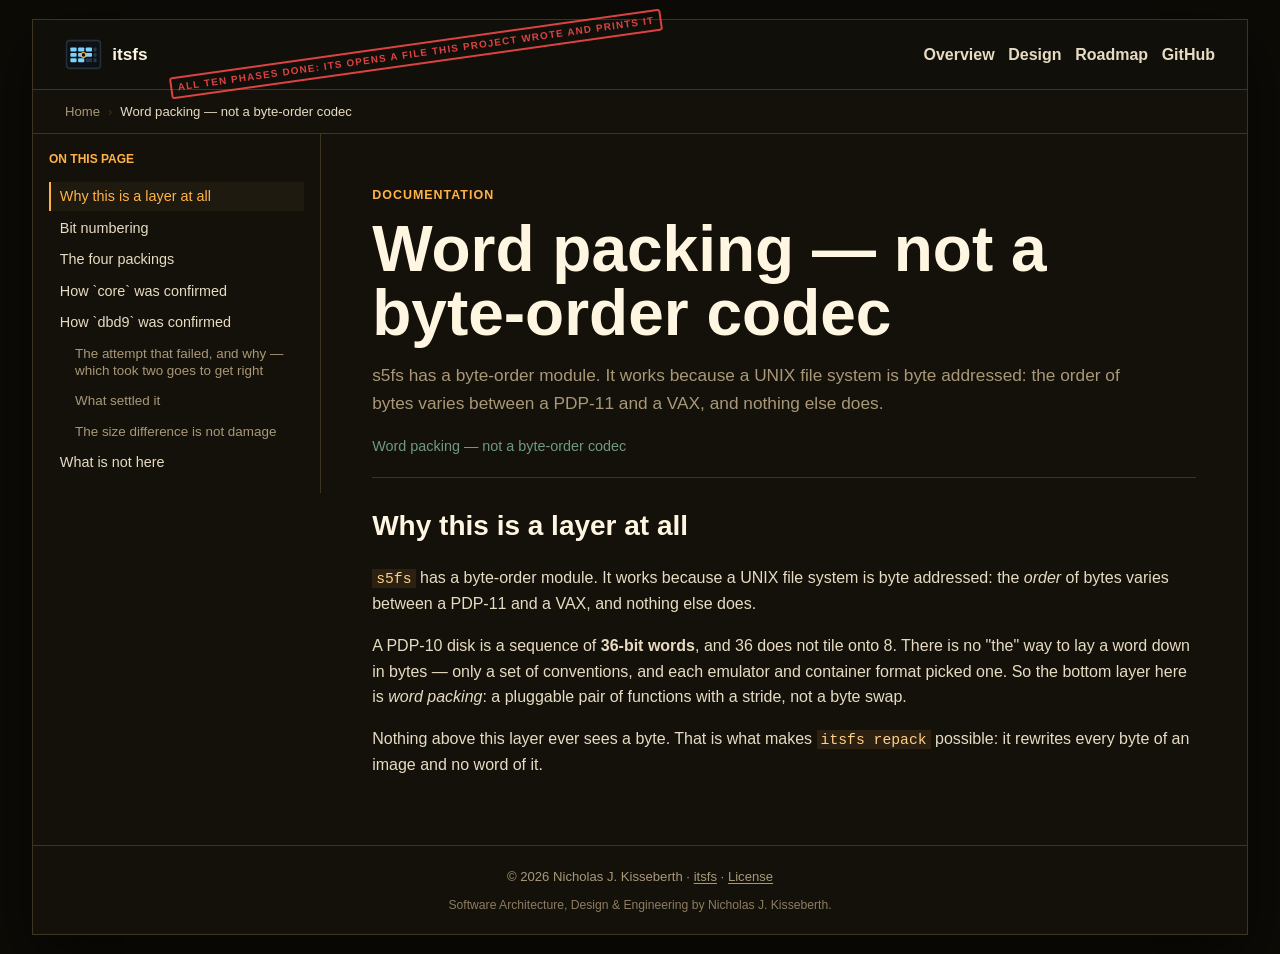
<file: gh-pages/public/word-packing/index.html>
<!doctype html>
<html lang="en">
<head>
  <meta charset="utf-8">
  <meta name="viewport" content="width=device-width, initial-scale=1">
  <title>Word packing — not a byte-order codec | itsfs</title>
  <meta name="description" content="s5fs has a byte-order module. It works because a UNIX file system is byte addressed: the order of bytes varies between a PDP-11 and a VAX, and nothing else does.">
  <link rel="stylesheet" href="../assets/site.css">
</head>
<body class="site-doc">
  <a class="skip-link" href="#main-content">Skip to main content</a>
  <div class="page-shell">
    <header class="site-header site-header--compact">
      <a class="brand" href="../index.html">
        <img class="brand__icon" src="../assets/logo-itsfs.svg" alt="" aria-hidden="true">
        <span class="brand__name">itsfs</span><span class="brand__badge">all ten phases done: ITS opens a file this project wrote and prints it</span>
      </a>
      <nav class="top-nav" aria-label="Primary">
        <a href="../overview/index.html">Overview</a>
        <a href="../design/index.html">Design</a>
        <a href="../roadmap/index.html">Roadmap</a>
        <a href="https://github.com/nyxcraft/itsfs">GitHub</a>
      </nav>
    </header>

    <nav class="breadcrumbs" aria-label="Breadcrumb">
      <a href="../index.html">Home</a>
      <span class="breadcrumbs__sep" aria-hidden="true">›</span>
      <span aria-current="page">Word packing — not a byte-order codec</span>
    </nav>

    <main id="main-content" class="docs-layout" tabindex="-1">
      <aside class="docs-sidebar">
        <p class="docs-sidebar__eyebrow">On this page</p>
        <nav class="section-nav" aria-label="On this page">
<ul class="section-nav__list">
<li><a class="section-nav__link section-nav__link--l2" href="#why-this-is-a-layer-at-all">Why this is a layer at all</a></li>
<li><a class="section-nav__link section-nav__link--l2" href="#bit-numbering">Bit numbering</a></li>
<li><a class="section-nav__link section-nav__link--l2" href="#the-four-packings">The four packings</a></li>
<li><a class="section-nav__link section-nav__link--l2" href="#how-core-was-confirmed">How `core` was confirmed</a></li>
<li><a class="section-nav__link section-nav__link--l2" href="#how-dbd9-was-confirmed">How `dbd9` was confirmed</a></li>
<li><a class="section-nav__link section-nav__link--l3" href="#the-attempt-that-failed-and-why--which-took-two-goes-to-get-right">The attempt that failed, and why — which took two goes to get right</a></li>
<li><a class="section-nav__link section-nav__link--l3" href="#what-settled-it">What settled it</a></li>
<li><a class="section-nav__link section-nav__link--l3" href="#the-size-difference-is-not-damage">The size difference is not damage</a></li>
<li><a class="section-nav__link section-nav__link--l2" href="#what-is-not-here">What is not here</a></li>
</ul>
        </nav>
      </aside>

      <article class="docs-article">
        <header class="docs-article__header">
          <p class="eyebrow">Documentation</p>
          <h1>Word packing — not a byte-order codec</h1>
          <p class="docs-article__summary">s5fs has a byte-order module. It works because a UNIX file system is byte addressed: the order of bytes varies between a PDP-11 and a VAX, and nothing else does.</p>
          <p class="docs-article__source">Word packing — not a byte-order codec</p>
        </header>
        <div class="prose">
<h2 id="why-this-is-a-layer-at-all">Why this is a layer at all</h2>
<p><code>s5fs</code> has a byte-order module. It works because a UNIX file system is byte
addressed: the <em>order</em> of bytes varies between a PDP-11 and a VAX, and nothing
else does.</p>
<p>A PDP-10 disk is a sequence of <strong>36-bit words</strong>, and 36 does not tile onto 8.
There is no &quot;the&quot; way to lay a word down in bytes — only a set of conventions,
and each emulator and container format picked one. So the bottom layer here is
<em>word packing</em>: a pluggable pair of functions with a stride, not a byte swap.</p>
<p>Nothing above this layer ever sees a byte. That is what makes <code>itsfs repack</code>
possible: it rewrites every byte of an image and no word of it.</p>
<h2 id="bit-numbering">Bit numbering</h2>
<p>DEC's, throughout. <strong>Bit 0 is the most significant</strong> and bit 35 the least, which
is the opposite of the convention most host documentation uses. A word is
conventionally written as two 18-bit halves, <code>lh,,rh</code>, which is exactly the first
six and the last six digits of the twelve-digit octal — so <code>551646164416</code> is
<code>551646,,164416</code>, and <code>itsfs dump</code> prints both.</p>
<p>A byte pointer's <code>P</code> is the number of bits <em>to the right</em> of the byte, which is
why <code>ITS_FIELD(w, p, s)</code> is <code>(w &gt;&gt; p) &amp; ((1 &lt;&lt; s) - 1)</code> and not the other way
round.</p>
<h2 id="the-four-packings">The four packings</h2>
<pre><code class="language-console">$ itsfs packings
name   status        layout
le64   confirmed     one word per 64-bit little-endian container (SIMH disk images; libword calls it data8)
be64   structural    one word per 64-bit big-endian container
core   confirmed     five frames per word (magtape core-dump mode; TM03 user guide table 2-12)
dbd9   confirmed     two words in nine bytes, no waste (KLH10 disk images; its H36 tape format)
</code></pre>
<p><code>le64</code> is what a SIMH disk image uses, and for ITS it is measured rather than
assumed: every word of a real 300 MB pack decodes and re-encodes byte-for-byte.
Because <code>get()</code> masks to 36 bits, that byte identity also proves that no word
anywhere on the pack has a bit set outside the 36 — the invariant everything else
rests on, established by measurement rather than by assertion.</p>
<p><code>dbd9</code> is the only packing with more than one word per group: two words in nine
bytes, sharing byte 4 between them — its high nibble ends the first word and its
low nibble begins the second. It is the reason the interface is group-based
rather than a single stride, and it is the packing that actually exercises the
read-modify-write path in <code>its_put_words()</code>.</p>
<h2 id="how-core-was-confirmed">How <code>core</code> was confirmed</h2>
<p>It sat at <code>corroborated</code> for eight phases, and the reason is worth keeping: the
layout was never in doubt — the TM03 formatter manual gives the frame table bit
by bit, and <code>t10fs</code> had already confirmed it — but no <strong>ITS</strong> artifact had been
decoded through <em>this</em> code. Borrowing a sibling project's measurement and
calling it ours is exactly what the status markers exist to prevent.</p>
<p><code>make tape-test</code> settled it, two ways:</p>
<p><strong>Arithmetic.</strong> <code>out/simh/salv.tape</code> carries the salvager as 79,890 bytes. That
is 15,978 × 5 exactly and 9,986.25 × 8 — so the file <em>cannot</em> be one word per
eight bytes, and can be one per five.</p>
<p><strong>ITS's own words.</strong> Decoded as five frames per word and read as five seven-bit
characters each, the image contains:</p>
<pre><code>&quot;Salvager&quot;                 word 9259
&quot;Use MFD from unit&quot;        word 9371
&quot;unprotected in old TUT&quot;   word 10026
</code></pre>
<p>Three strings this project has watched NSALV print on a console — the last of
them about a pack it damaged on purpose. Text that came out of the emulated
machine, found by this decoder in the file the machine loaded it from.</p>
<p>And <code>itsfs tape -x</code> extracts both files on that tape into words, which re-encode
to the host originals byte for byte.</p>
<p><strong>Three sources, and each supplies what the others cannot.</strong> The TM03 formatter
manual gives the frame layout bit by bit, because the <em>hardware</em> does the
splitting — the driver hands over words and a mode. The measurement above shows
that ITS's own tapes decode that way. And ITS's tape documentation,
<code>doc/sysdoc/magtap.101</code>, supplies the middle term: which mode ITS asks for.</p>
<pre><code>3.9=400,,0 Only meaningful for 9 track tapes
    0=&gt; Core dump mode, 36 bit words, any density allowed.
    1=&gt; IBM Character Mode, 32 bit words, doesn't allow 200/556 BPI
</code></pre>
<p>Core-dump mode is the <strong>zero</strong> case — what a program gets without asking — and
it is named as 36-bit words against a 32-bit alternative. So: the manual says
what core-dump mode <em>is</em>, ITS's doc says ITS uses it by default, and the tape
says the bytes agree. None of the three would be enough alone; the manual
describes hardware ITS might not have used that way, the doc names a mode
without laying out a frame, and a measurement of five-byte groups could in
principle be a coincidence of file length.</p>
<h2 id="how-dbd9-was-confirmed">How <code>dbd9</code> was confirmed</h2>
<p>KLH10's source defines it, and DEC never had a two-words-in-nine-bytes format
for it to be wrong about — so that source is the specification rather than a
second opinion on one.</p>
<p>That source has now been read <strong>in this tree, and checked rather than trusted</strong>.
KLH10 declares the format in <code>vdisk.h</code>:</p>
<pre><code>vdk_fmt(VDK_FMT_DBD9, &quot;DBD9&quot;, &quot;Disk_BigEnd_Double (9/2) (H36)&quot;,
                                9, cvtfr_dbd9, cvtto_dbd9)
</code></pre>
<p>and <code>cvtfr_dbd9</code> in <code>vdisk.c</code> assembles each word as <code>LRHSET(w, lh, rh)</code> out of
the same nine bytes. Running 200,000 random 9-byte groups through both that
formula and <code>itspack.c</code>'s gives <strong>no disagreement</strong> — they are the same function,
not merely the same intention.</p>
<h3 id="the-attempt-that-failed-and-why--which-took-two-goes-to-get-right">The attempt that failed, and why — which took two goes to get right</h3>
<p>KLH10's DSKDMP was pointed at a pack repacked into <code>dbd9</code>. It answered <code>MFDCLB</code>
— &quot;M.F.D. clobbered&quot;.</p>
<p>The control saved that from being reported as a finding: the <em>same</em> KLH10 and
the <em>same</em> DSKDMP, pointed at the <strong>untouched <code>le64</code> pack</strong> through KLH10's own
<code>SIMH</code> format, answer <code>MFDCLB</code> as well. A setup that cannot tell a good pack
from a bad one says nothing about the packing.</p>
<p>That much was right. The <em>cause</em> recorded beside it — that <code>build/klh10</code>'s
DSKDMP is build 216 against the pack's 217, and &quot;probably expects a machine this
is not&quot; — was a guess, and it was <strong>wrong</strong>.</p>
<p>KLH10 drives its disk through a separate process, <code>dprpxx</code>, which has to be
findable at run time:</p>
<pre><code>[dp_exec: Cannot access &quot;dprpxx&quot; - No such file or directory]
[rp_dpstart: Start of DP &quot;dprpxx&quot; failed!]
Final init of device &quot;dsk0&quot; failed!
</code></pre>
<p>Three lines in the middle of the startup noise, after which there is no disk at
all and DSKDMP is reading nothing. Hence <code>MFDCLB</code>, for the <code>dbd9</code> pack and for
the control alike. With <code>dprpxx</code> present, DSKDMP 216 reads a <code>dbd9</code> pack and
lists a directory off it; take <code>dprpxx</code> away again and <code>MFDCLB</code> comes straight
back. The version difference was never involved.</p>
<p>The lesson is not &quot;run the control&quot; — the control worked exactly as intended. It
is that a control tells you your setup cannot answer the question, and <strong>not
why</strong>. The why still has to be found, and until it is, it is a guess and should
be written down as one.</p>
<h3 id="what-settled-it">What settled it</h3>
<p>Building KLH10 from the tree, which is worth doing for a reason that was not
obvious: it ships <strong><code>vdkfmt</code></strong>, KLH10's own disk-format converter. That means an
artifact written by KLH10's code without running the emulator at all.</p>
<pre><code class="language-console">$ vdkfmt ip=rp0.dsk op=klh10.dbd9 ifmt=SIMH ofmt=DBD9 dt=RP06
$ itsfs repack -p le64 -P dbd9 rp0.dsk ours.dbd9
$ cmp -n 177776640 klh10.dbd9 ours.dbd9
$ itsfs check -p dbd9 -d rp06 klh10.dbd9
blocks         6719 free, 30940 in use, 505 locked out
directories    247, 5657 files, 399 links (7 of them unresolved)
no problems found (7 notes)
</code></pre>
<p>Two directions over one artifact, and neither of them ours. The repack is
byte-identical to KLH10's output over every byte KLH10 wrote, and the reader
takes KLH10's file to the same accounting — to the block — as the <code>le64</code>
original.</p>
<h3 id="the-size-difference-is-not-damage">The size difference is not damage</h3>
<p>KLH10's file is 177,776,640 bytes and ours is 178,387,200, which looks exactly
like truncation. It is not. <code>vdkfmt</code>'s copy loop is</p>
<pre><code class="language-c">if (!zerosector(wbuff, 128))
	err = devwrite(&amp;dvo, nsect, wbuff);	/* Write a sector  */
</code></pre>
<p>— it never writes an all-zero sector, so the file simply <strong>stops</strong> at the last
non-zero one, 1,060 sectors short of the drive. Every sector it did write is at
its true offset, and our extra 610,560 bytes are all zero.</p>
<p>One practical consequence: a real KLH10 pack does not have its drive's nominal
size, so the size-based geometry inference refuses it and <code>-d rp06</code> must be
given. Refusing is the right behaviour — guessing a geometry is the one thing
this project will not do — but it is worth knowing before you meet it.</p>
<h2 id="what-is-not-here">What is not here</h2>
<p><strong>SIXBIT is not a packing.</strong> It is an interpretation of a word's contents, not a
way of storing one, and it lives in <code>itstext.c</code> one layer up. The same goes for
the seven-bit ASCII that ITS text files are made of, and for the six-bit bytes a
UFD descriptor is read as — which are not characters at all, but the same
division of the word.</p>
<p>Keeping them apart is what lets a manifest taken from an <code>le64</code> image verify
against the same pack in <code>dbd9</code>: the words are the same, and only the bytes
differ.</p>

        </div>
      </article>
    </main>

    <footer class="site-footer">
      <p>© 2026 Nicholas J. Kisseberth · <a href="../index.html">itsfs</a> · <a href="https://github.com/nyxcraft/itsfs">License</a></p>
      <p class="site-footer__attr">Software Architecture, Design &amp; Engineering by Nicholas J. Kisseberth.</p>
    </footer>
  </div>

  <script>
  // Section viewer: split the page into one panel per H2 and show one at a time, driven by the
  // left-rail "On this page" links (and any in-prose # link). Degrades to the full page when
  // JavaScript is off -- the panels are only hidden once .js-sections is set here.
  (function () {
    var prose = document.querySelector('.prose');
    if (!prose) return;
    var navLinks = Array.prototype.slice.call(document.querySelectorAll('.section-nav a[href^="#"]'));

    var kids = Array.prototype.slice.call(prose.childNodes);
    var groups = [], preface = [], cur = null;
    kids.forEach(function (n) {
      if (n.nodeType === 1 && n.tagName === 'H2') { cur = { id: n.id, nodes: [n] }; groups.push(cur); }
      else if (cur) { cur.nodes.push(n); }
      else { preface.push(n); }
    });
    if (!groups.length) return;                 // no H2s -> leave the page as one scroll
    groups[0].nodes = preface.concat(groups[0].nodes);

    prose.innerHTML = '';
    prose.classList.add('js-sections');
    var anchorToSection = {};
    var sections = groups.map(function (g) {
      var s = document.createElement('section');
      s.className = 'doc-section';
      g.nodes.forEach(function (n) { s.appendChild(n); });
      prose.appendChild(s);
      Array.prototype.forEach.call(s.querySelectorAll('[id]'), function (el) { anchorToSection[el.id] = s; });
      if (g.id) anchorToSection[g.id] = s;
      return s;
    });

    function activate(anchor, scroll) {
      var target = anchorToSection[anchor] || sections[0];
      sections.forEach(function (s) { s.classList.toggle('is-active', s === target); });
      navLinks.forEach(function (a) {
        var id = decodeURIComponent(a.getAttribute('href').slice(1));
        a.classList.toggle('is-active', anchorToSection[id] === target);
      });
      if (scroll) {
        var el = (anchor && document.getElementById(anchor)) || target;
        if (el && el.scrollIntoView) el.scrollIntoView({ block: 'start', behavior: 'smooth' });
      }
    }
    function fromHash(scroll) { activate(decodeURIComponent((location.hash || '').slice(1)), scroll); }

    document.addEventListener('click', function (e) {
      var a = e.target && e.target.closest ? e.target.closest('a[href^="#"]') : null;
      if (!a) return;
      var id = decodeURIComponent(a.getAttribute('href').slice(1));
      if (anchorToSection[id]) activate(id, true);
    });
    window.addEventListener('hashchange', function () { fromHash(true); });
    fromHash(false);
  })();
  </script>
</body>
</html>
</file>
<file: gh-pages/public/assets/site.css>
/* itsfs docs site.
   An amber-console palette: the incandescent lamps of a PDP-10 front panel rather than s5fs's
   green phosphor, so the two sibling sites are told apart at a glance. The cyan accent is the
   halfword divider from the logo -- `lh,,rh` -- and is kept for focus rings and links, where a
   colour that is not the amber does the work of separating "attention" from "on". */
:root {
  --bg: #0d0b06;
  --paper: #14110a;
  --panel: #12100a;
  --panel-soft: #1e1a0f;
  --ink: #e7dcc3;
  --ink-bright: #fff6e2;
  --ink-soft: #a99878;
  --line: #3d3520;
  --accent: #ffb347;
  --accent-strong: #ffd08a;
  --gold: #7dd3ff;
  --stamp: #ff4d4d;
  --code: #080602;
  --shadow: 0 22px 60px rgba(0, 0, 0, .55);
  --content: 76rem;
  --font-body: "Aptos", "Segoe UI", "Helvetica Neue", Arial, sans-serif;
  --font-code: "JetBrains Mono", "SFMono-Regular", Consolas, "Liberation Mono", Menlo, monospace;
}

* {
  box-sizing: border-box;
}

html {
  scroll-behavior: smooth;
}

body {
  margin: 0;
  color: var(--ink);
  background: var(--bg);
  font-family: var(--font-body);
  line-height: 1.6;
}

a {
  color: var(--accent-strong);
  text-underline-offset: .18em;
}

a:hover {
  color: var(--accent);
}

a:focus-visible,
button:focus-visible {
  outline: 3px solid var(--gold);
  outline-offset: 3px;
}

code,
pre {
  font-family: var(--font-code);
}

.skip-link {
  position: absolute;
  left: 1rem;
  top: -5rem;
  z-index: 20;
  padding: .7rem 1rem;
  color: #04100a;
  background: var(--accent);
  border-radius: .45rem;
  font-weight: 800;
}

.skip-link:focus {
  top: 1rem;
}

.page-shell {
  width: min(calc(100% - 1.5rem), var(--content));
  margin: 1.2rem auto;
  background: var(--paper);
  border: 1px solid var(--line);
  box-shadow: var(--shadow);
}

.site-header {
  display: flex;
  align-items: center;
  justify-content: space-between;
  gap: 1rem;
  padding: 1rem clamp(1rem, 3vw, 2rem);
  border-bottom: 1px solid var(--line);
}

.site-header--compact {
  position: sticky;
  top: 0;
  z-index: 5;
  background: rgba(18, 16, 10, .92);
  backdrop-filter: blur(10px);
}

.brand {
  display: inline-flex;
  align-items: center;
  gap: .65rem;
  color: var(--ink-bright);
  text-decoration: none;
  font-weight: 800;
}

.brand__icon {
  width: 2.3rem;
  height: 2.3rem;
}

.brand__name {
  font-size: 1.08rem;
}

/* Status stamp next to the brand, on every page (site.json -> "status") -- a tilted, red,
   inked rubber-stamp look: outlined box, no fill, slightly faded. */
.brand__badge {
  display: inline-block;
  margin-left: .6rem;
  padding: .08rem .34rem;
  border: 2px solid var(--stamp);
  border-radius: 3px;
  background: transparent;
  color: var(--stamp);
  font-size: .62rem;
  font-weight: 800;
  letter-spacing: .12em;
  text-transform: uppercase;
  transform: rotate(-8deg);
  transform-origin: center;
  opacity: .85;
  vertical-align: middle;
}

.top-nav {
  display: flex;
  flex-wrap: wrap;
  gap: .3rem .85rem;
  font-weight: 700;
}

.top-nav a {
  color: var(--ink);
  text-decoration: none;
}

.top-nav a:hover {
  color: var(--accent);
}

.hero {
  min-height: 33rem;
  display: grid;
  grid-template-columns: minmax(0, 1.05fr) minmax(20rem, .95fr);
  gap: clamp(1.5rem, 4vw, 4rem);
  align-items: center;
  padding: clamp(2rem, 5vw, 5rem) clamp(1rem, 4vw, 4rem);
  color: var(--ink-bright);
  background: var(--panel);
}

.eyebrow {
  margin: 0 0 .7rem;
  color: var(--accent);
  font-weight: 800;
  text-transform: uppercase;
  letter-spacing: .08em;
  font-size: .78rem;
}

.hero h1 {
  margin: 0;
  max-width: 15ch;
  font-size: clamp(2.4rem, 5.5vw, 4.8rem);
  line-height: .98;
  letter-spacing: 0;
}

.hero__lede {
  max-width: 42rem;
  color: #a7d8b6;
  font-size: 1.14rem;
}

.hero__actions {
  display: flex;
  flex-wrap: wrap;
  gap: .75rem;
  margin-top: 1.4rem;
}

.hero__attr {
  margin: 1rem 0 1.3rem;
}

.hero__attr p {
  margin: 0;
  font-size: .85rem;
  color: var(--ink-soft);
}

.hero__attr p:first-child {        /* the author line — the promotional one */
  font-size: 1.02rem;
  font-weight: 700;
  color: var(--gold);
  margin-bottom: .15rem;
}

.button {
  display: inline-flex;
  align-items: center;
  min-height: 2.75rem;
  padding: .72rem 1rem;
  border: 1px solid rgba(255, 179, 71, .4);
  color: var(--ink-bright);
  text-decoration: none;
  font-weight: 800;
}

.button--primary {
  background: var(--accent);
  color: #04100a;
  border-color: var(--accent);
}

.hero__visual {
  position: relative;
  padding: 1.2rem;
  border: 1px solid rgba(255, 179, 71, .18);
  background: rgba(255, 179, 71, .04);
}

.flow {
  display: grid;
  gap: .5rem;
}

.flow__node {
  border: 1px solid rgba(255, 179, 71, .25);
  background: rgba(255, 179, 71, .06);
  padding: .8rem 1rem;
  text-align: center;
}

.flow__node span {
  display: block;
  color: var(--accent);
  font-size: .72rem;
  font-weight: 800;
  text-transform: uppercase;
  letter-spacing: .08em;
}

.flow__node strong {
  display: block;
  margin-top: .2rem;
  color: var(--ink-bright);
  font-size: 1rem;
  font-family: var(--font-code);
}

.flow__node--hub {
  border-color: var(--accent);
  background: rgba(255, 179, 71, .12);
}

.flow__arrow {
  text-align: center;
  color: var(--accent);
  font-size: 1.1rem;
  line-height: 1;
}

.flow__fan {
  display: grid;
  grid-template-columns: repeat(5, 1fr);
  gap: .4rem;
  margin-top: .4rem;
}

.flow__fan span {
  display: grid;
  place-items: center;
  min-height: 3rem;
  border: 1px solid rgba(255, 179, 71, .3);
  color: var(--ink-bright);
  font-weight: 800;
  font-size: .78rem;
  font-family: var(--font-code);
}

.feature-strip,
.docs-panel {
  padding: clamp(1.5rem, 4vw, 3.5rem) clamp(1rem, 4vw, 4rem);
}

.feature-strip {
  display: grid;
  grid-template-columns: repeat(3, 1fr);
  gap: 1rem;
  background: var(--panel-soft);
  border-bottom: 1px solid var(--line);
}

.feature-strip article,
.doc-card {
  border: 1px solid var(--line);
  background: var(--paper);
  padding: 1.1rem;
}

.feature-strip h2,
.doc-card h3 {
  margin: 0 0 .45rem;
  font-size: 1.05rem;
  color: var(--ink-bright);
}

.feature-strip p,
.doc-card p {
  margin: 0;
  color: var(--ink-soft);
}

.section-heading h2 {
  margin: 0 0 1.2rem;
  font-size: clamp(1.8rem, 3vw, 3rem);
  line-height: 1.06;
  color: var(--ink-bright);
}

.doc-grid {
  display: grid;
  grid-template-columns: repeat(auto-fit, minmax(15rem, 1fr));
  gap: 1rem;
}

.doc-card__link {
  display: inline-block;
  margin-top: .9rem;
  font-weight: 800;
  color: var(--accent);
}

.docs-layout {
  display: grid;
  grid-template-columns: 18rem minmax(0, 1fr);
  align-items: start;
}

.docs-sidebar {
  position: sticky;
  top: 4.8rem;
  max-height: calc(100vh - 5rem);
  overflow: auto;
  padding: 1rem;
  border-right: 1px solid var(--line);
}

.docs-sidebar__eyebrow {
  margin: 0 0 .75rem;
  color: var(--accent);
  font-weight: 900;
  text-transform: uppercase;
  font-size: .75rem;
}

.docs-article {
  min-width: 0;
  padding: clamp(1.2rem, 4vw, 3.5rem);
}

.docs-article__header {
  padding-bottom: 1.2rem;
  border-bottom: 1px solid var(--line);
  margin-bottom: 1.5rem;
}

.docs-article h1 {
  margin: 0;
  font-size: clamp(2.2rem, 5vw, 4rem);
  line-height: 1;
  color: var(--ink-bright);
}

.docs-article__summary {
  max-width: 48rem;
  color: var(--ink-soft);
  font-size: 1.08rem;
}

.docs-article__source {
  margin: .5rem 0 0;
  color: #6f9a7d;
  font-size: .9rem;
}

/* Left-rail "On this page" section nav. */
.section-nav__list {
  list-style: none;
  margin: 0;
  padding: 0;
  display: grid;
  gap: .1rem;
}

.section-nav__link {
  display: block;
  padding: .35rem .55rem;
  border-left: 2px solid transparent;
  color: var(--ink);
  text-decoration: none;
  font-size: .9rem;
  line-height: 1.3;
}

.section-nav__link--l3 {
  padding-left: 1.5rem;
  font-size: .84rem;
  color: var(--ink-soft);
}

.section-nav__link:hover {
  color: var(--accent);
}

.section-nav__link.is-active {
  color: var(--accent);
  border-left-color: var(--accent);
  background: var(--panel-soft);
}

/* Section viewer: one panel per H2, shown one at a time. Takes effect only once the script
   adds .js-sections, so with JavaScript off every section stays visible (the full page). */
.prose.js-sections .doc-section {
  display: none;
}

.prose.js-sections .doc-section.is-active {
  display: block;
}

.doc-section [id] {
  scroll-margin-top: 5.5rem;  /* clear the sticky header when jumping to an anchor */
}

.prose {
  max-width: 54rem;
}

.prose h2 {
  margin-top: 2rem;
  font-size: 1.75rem;
  line-height: 1.14;
  color: var(--ink-bright);
}

.prose h3 {
  margin-top: 1.5rem;
  font-size: 1.22rem;
  color: var(--ink-bright);
}

.prose p,
.prose li {
  color: var(--ink);
}

.prose a {
  color: var(--accent-strong);
}

.prose table {
  width: 100%;
  border-collapse: collapse;
  margin: 1rem 0;
  font-size: .94rem;
  display: block;
  overflow-x: auto;
}

.prose th,
.prose td {
  border: 1px solid var(--line);
  padding: .55rem .65rem;
  vertical-align: top;
}

.prose th {
  background: var(--panel-soft);
  color: var(--ink-bright);
  text-align: left;
}

.prose pre {
  overflow-x: auto;
  padding: 1rem;
  background: var(--code);
  color: var(--ink);
  border: 1px solid var(--line);
}

.prose code {
  font-size: .92em;
}

.prose :not(pre) > code {
  padding: .1rem .25rem;
  background: rgba(255, 179, 71, .1);
  color: var(--accent-strong);
}

.prose img {
  display: block;
  max-width: 100%;
  height: auto;
  margin: 1.25rem 0;
  border: 1px solid var(--line);
  border-radius: 3px;
}

@media (max-width: 900px) {
  .hero,
  .feature-strip,
  .docs-layout {
    grid-template-columns: 1fr;
  }

  .hero {
    min-height: 0;
  }

  .docs-sidebar {
    position: static;
    max-height: none;
    border-right: 0;
    border-bottom: 1px solid var(--line);
  }
}

@media (max-width: 560px) {
  .page-shell {
    width: 100%;
    margin: 0;
    border-left: 0;
    border-right: 0;
  }

  .site-header {
    align-items: flex-start;
    flex-direction: column;
  }

  .hero h1 {
    font-size: 2.4rem;
  }

  .flow__fan {
    grid-template-columns: repeat(3, 1fr);
  }
}

/* Breadcrumb trail (a band below the header on doc / page views) */
.breadcrumbs {
  display: flex;
  align-items: center;
  gap: .5rem;
  padding: .7rem clamp(1rem, 3vw, 2rem);
  border-bottom: 1px solid var(--line);
  font-size: .82rem;
  color: var(--ink-soft);
}

.breadcrumbs a {
  color: var(--ink-soft);
  text-decoration: none;
}

.breadcrumbs a:hover {
  color: var(--accent);
}

.breadcrumbs [aria-current="page"] {
  color: var(--ink);
}

.breadcrumbs__sep {
  color: var(--line);
}

/* Copyright footer (foot of the page-shell card, on every page) */
.site-footer {
  padding: 1.25rem clamp(1rem, 3vw, 2rem);
  border-top: 1px solid var(--line);
  color: var(--ink-soft);
  font-size: .82rem;
  text-align: center;
}

.site-footer p {
  margin: 0;
}

.site-footer__attr {
  margin-top: .55rem !important;
  font-size: .76rem;
  line-height: 1.5;
  opacity: .8;
}

.site-footer a {
  color: var(--ink-soft);
}

.site-footer a:hover {
  color: var(--accent);
}

/* ---- document catalog: the pages grouped by role -------------------------- */

.tool-catalog {
  display: flex;
  flex-direction: column;
  gap: 2.5rem;
}

.tool-group__title {
  margin: 0 0 1.1rem;
  font-size: .8rem;
  text-transform: uppercase;
  letter-spacing: .09em;
  font-weight: 600;
  color: var(--ink-soft);
}

.tool-grid {
  display: grid;
  grid-template-columns: repeat(auto-fit, minmax(19rem, 1fr));
  gap: 1.25rem;
}

.tool-card {
  background: var(--panel);
  border: 1px solid var(--line);
  border-radius: 14px;
  padding: 1.4rem 1.5rem 1.2rem;
  box-shadow: var(--shadow);
}

.tool-card h3,
.tool-card h4 {
  margin: 0;
  font-family: var(--font-code);
  font-size: 1.1rem;
  color: var(--accent-strong);
}

.tool-card h4 a {
  color: inherit;
  text-decoration: none;
}

.tool-card h4 a:hover {
  text-decoration: underline;
}

.tool-card__tagline {
  margin: .2rem 0 .9rem;
  color: var(--ink-soft);
  font-size: .95rem;
}

.tool-card p {
  margin: 0 0 1rem;
}

.tool-card__links {
  margin: 1rem 0 0;
  padding-top: .9rem;
  border-top: 1px solid var(--line);
  font-size: .9rem;
  color: var(--ink-soft);
}

.tool-card__links a {
  text-decoration: none;
}

.tool-card__links a:hover {
  text-decoration: underline;
}
</file>
